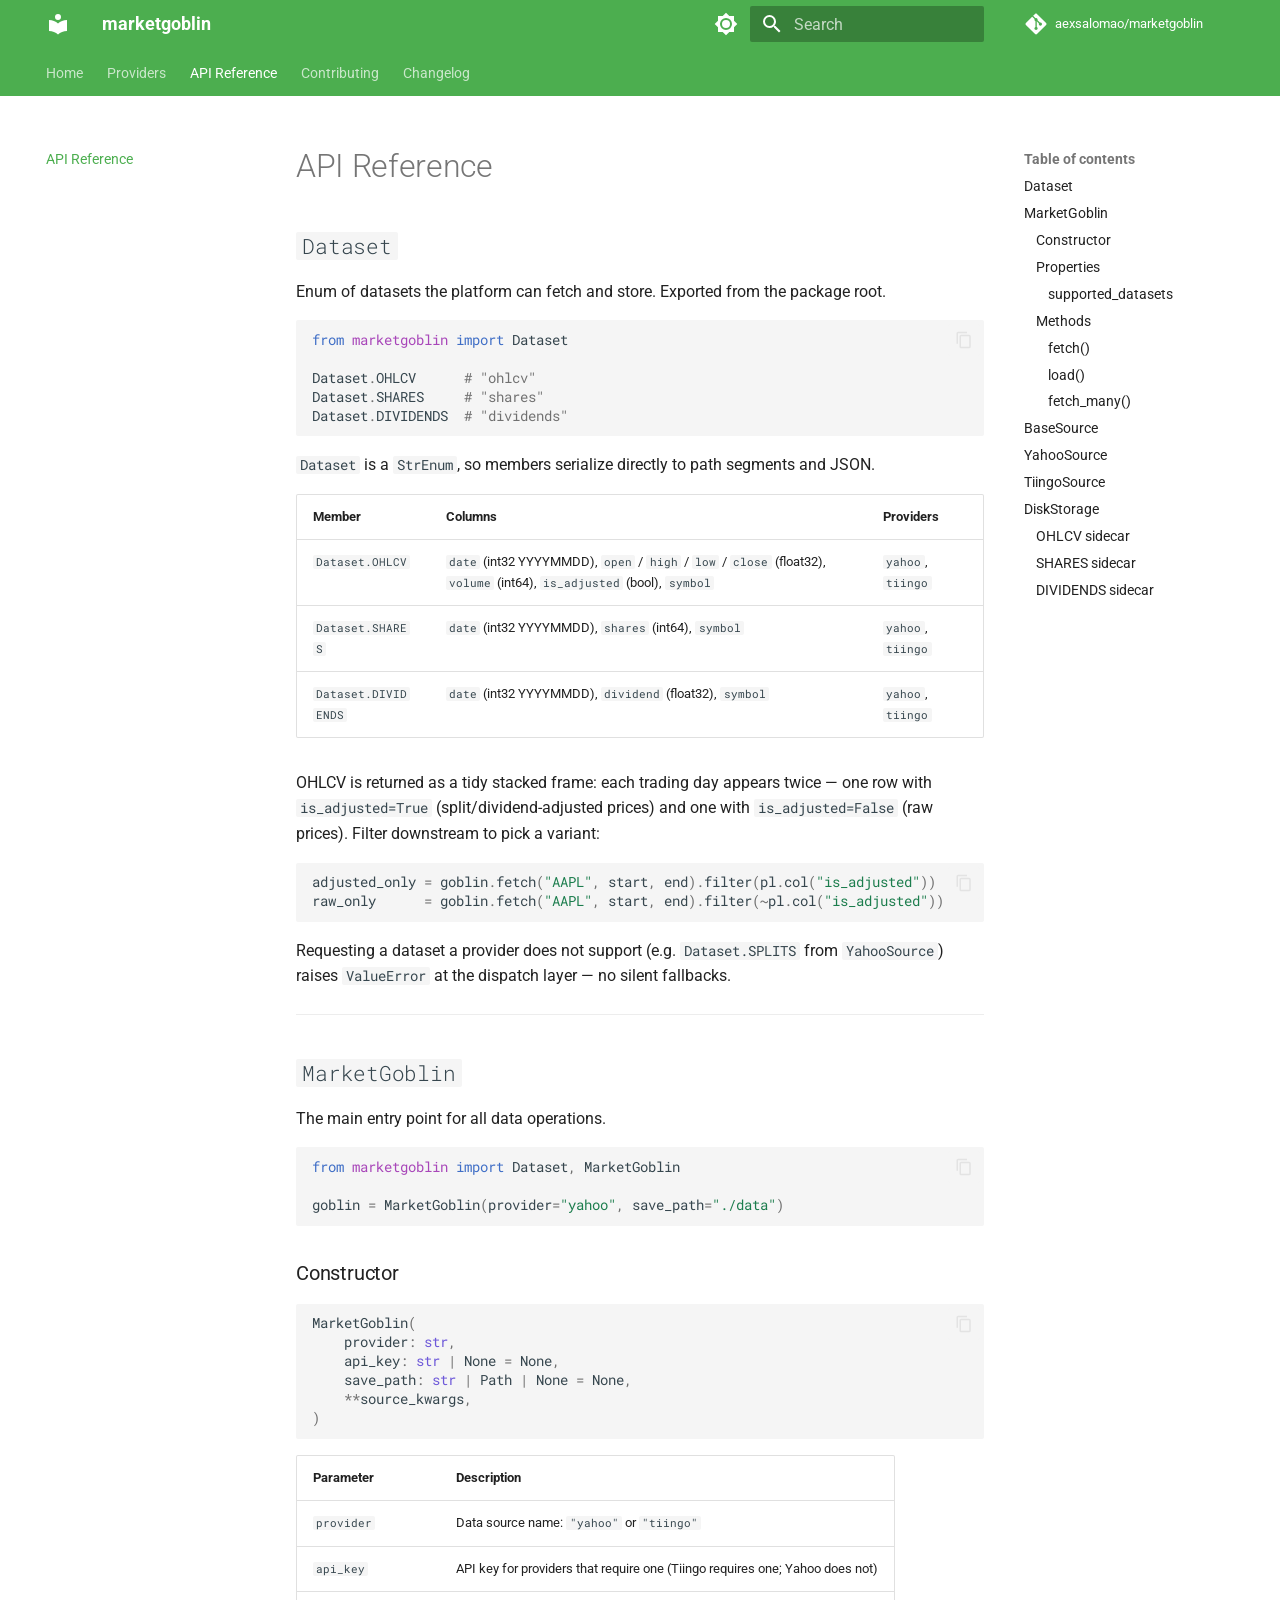
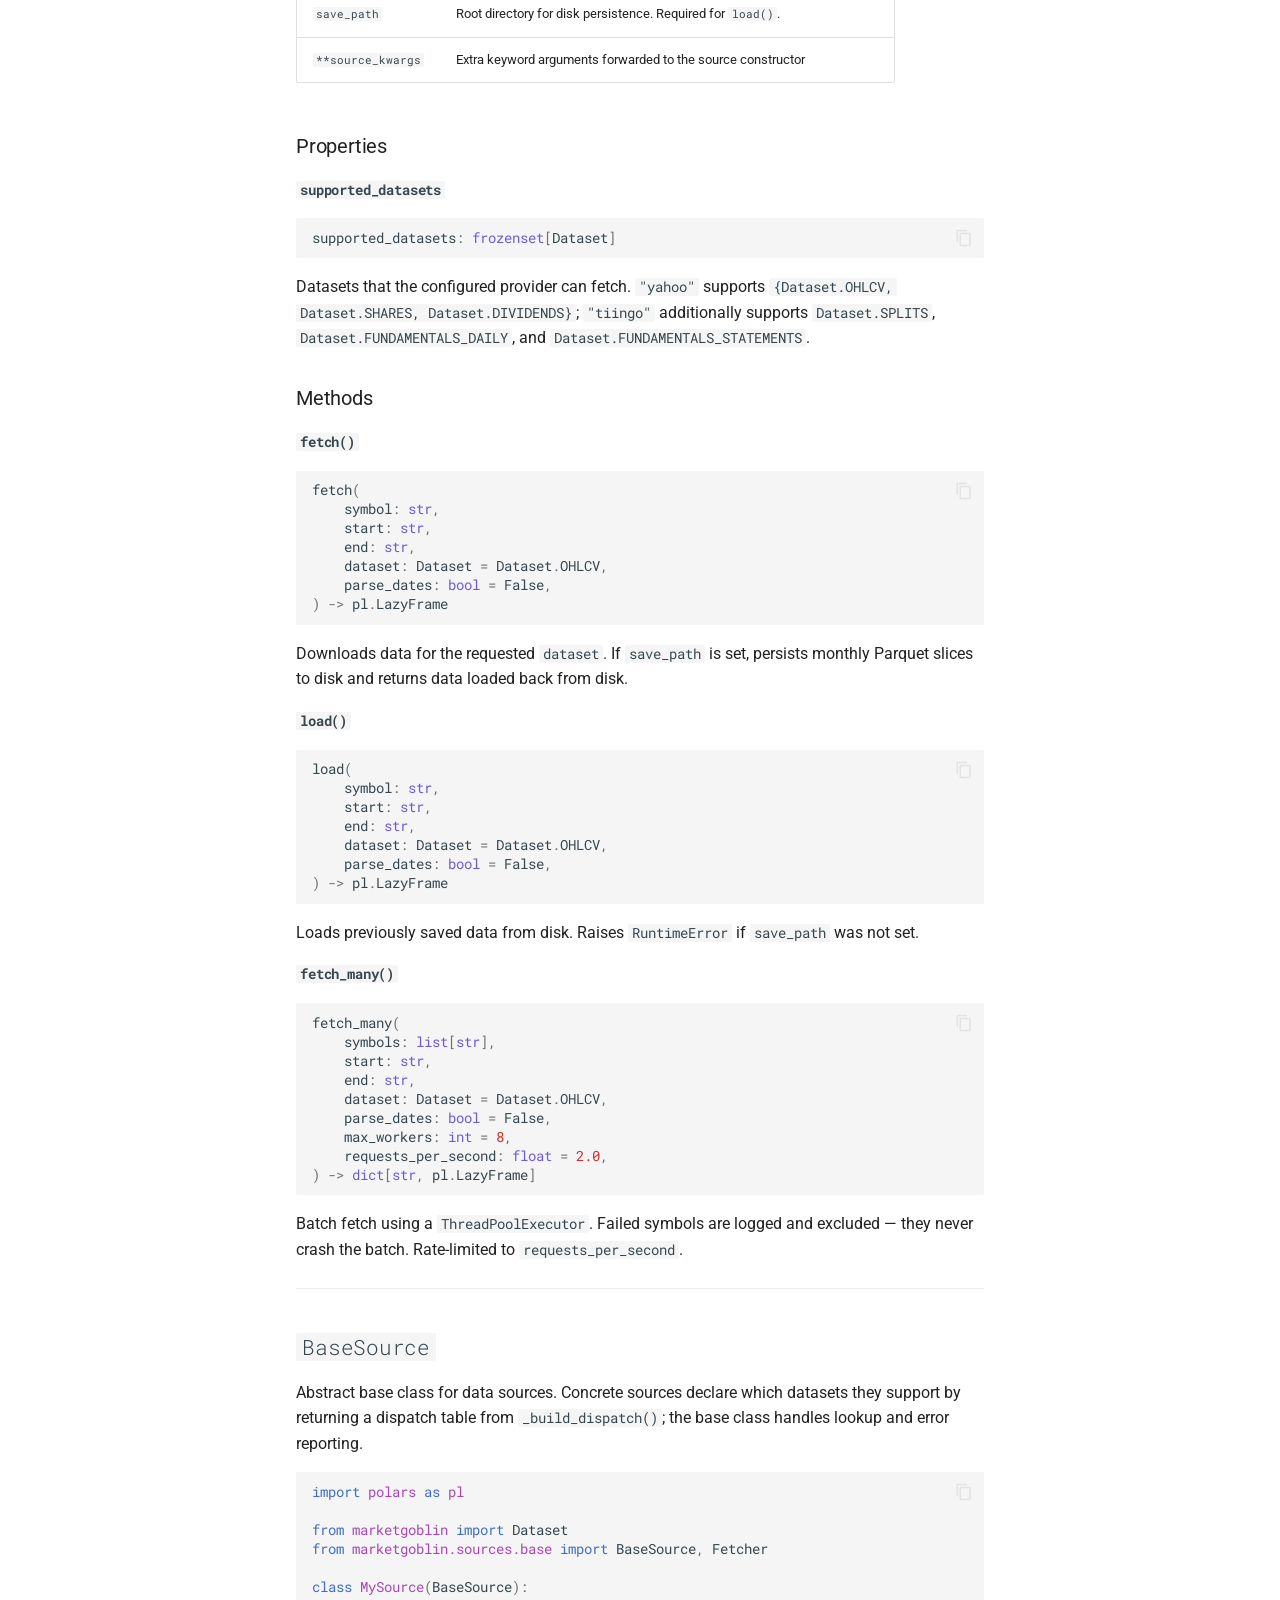
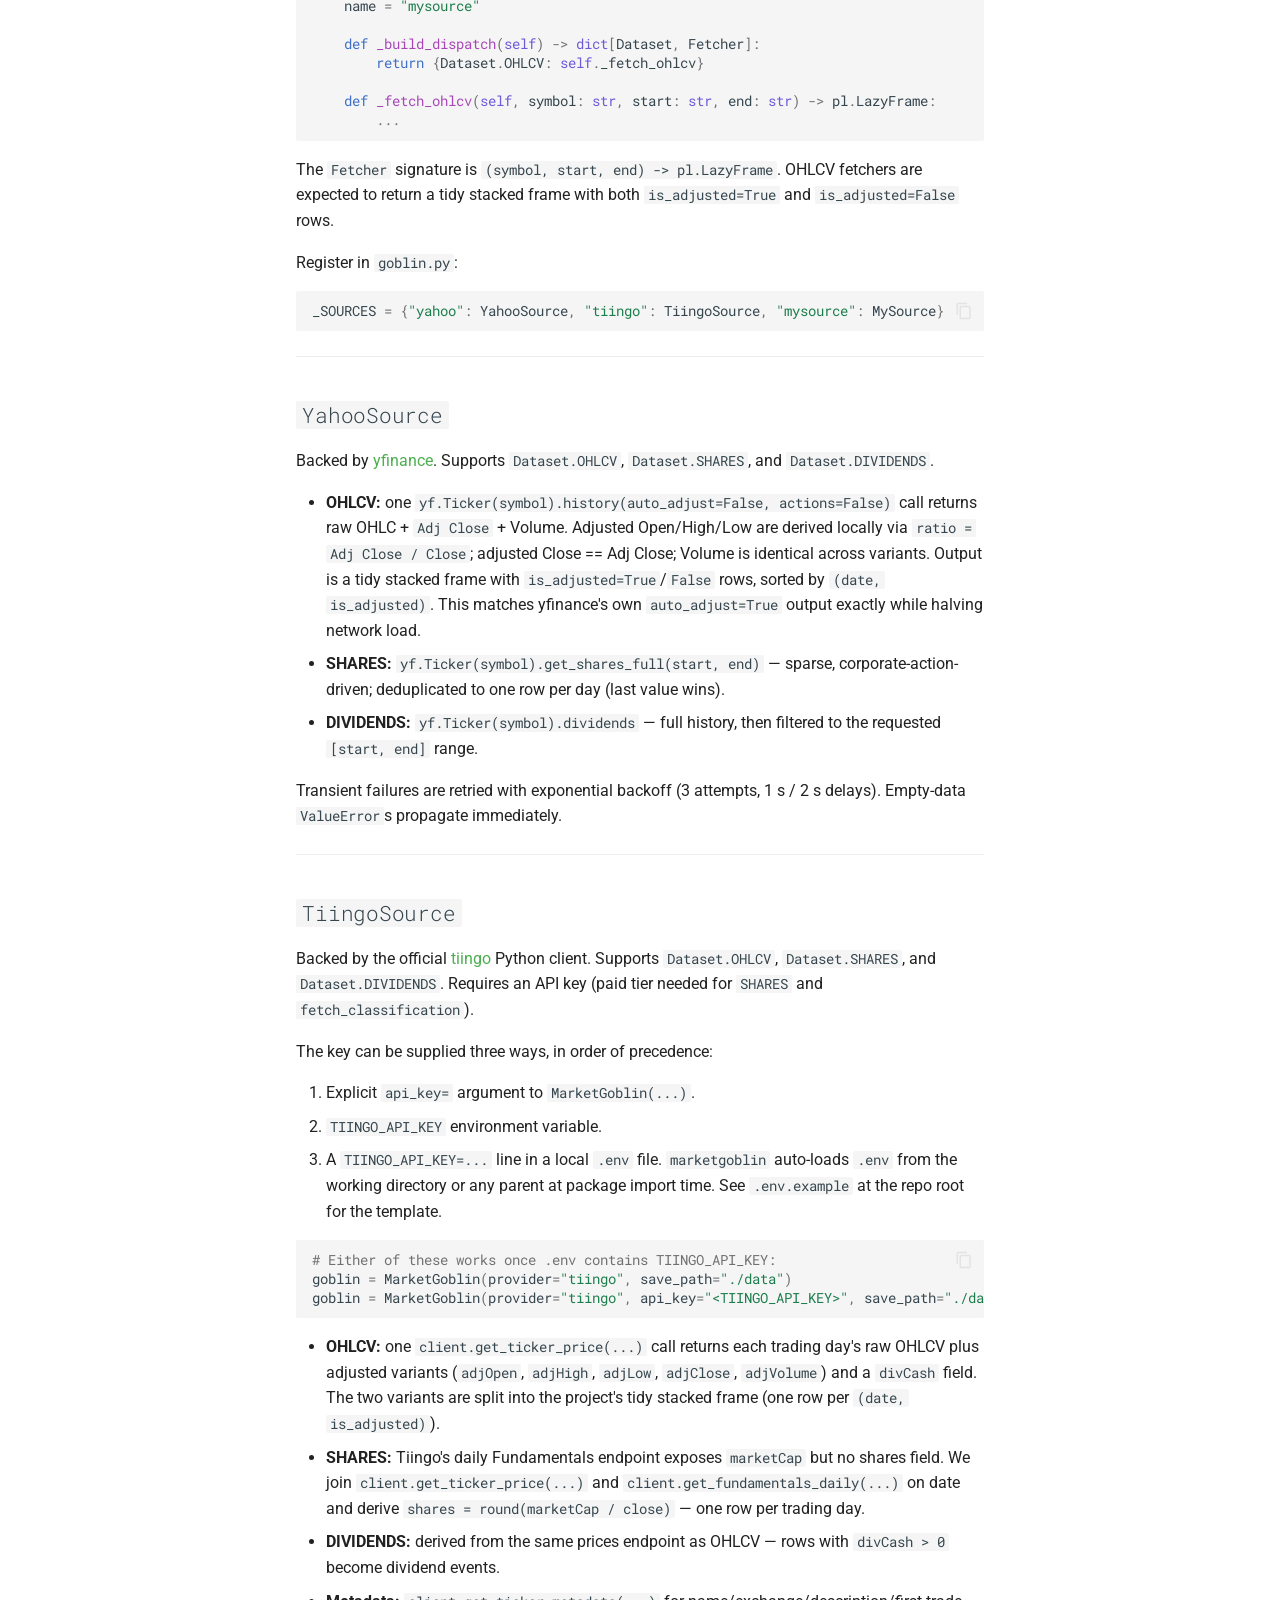
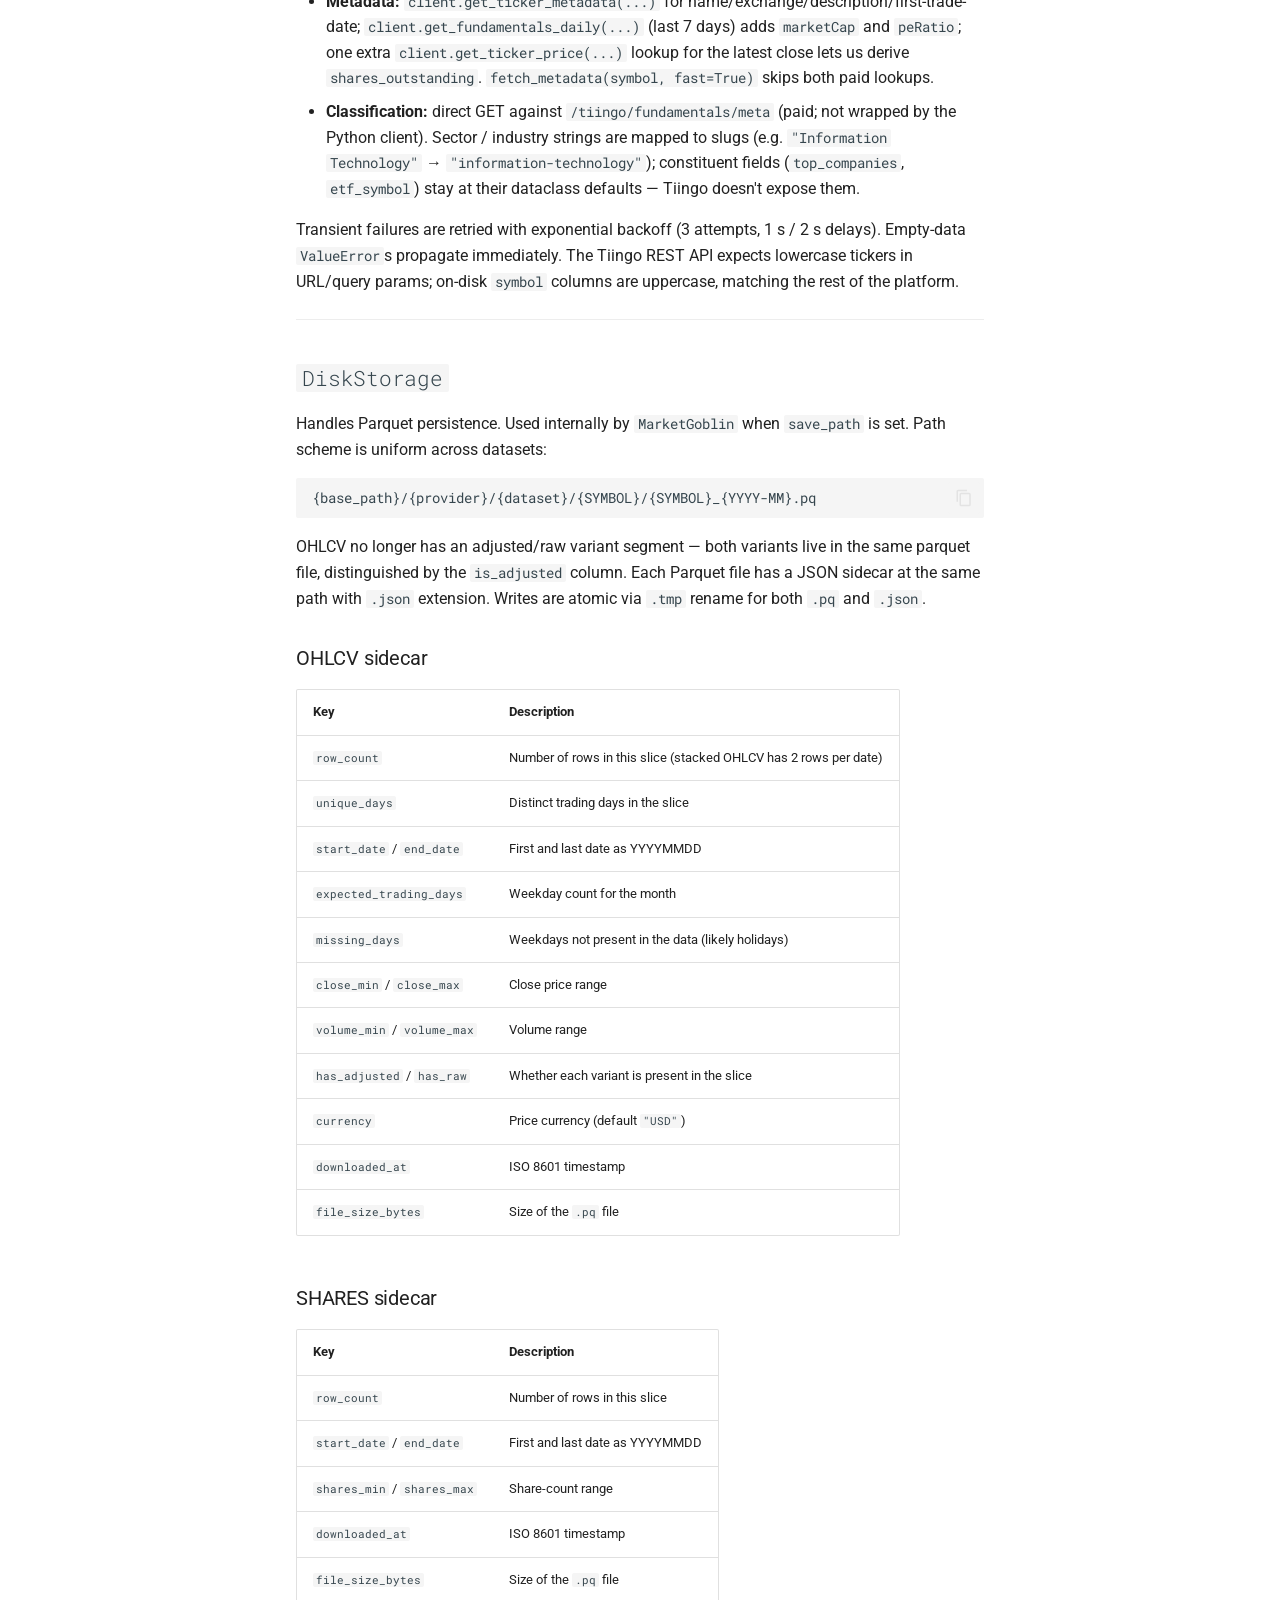
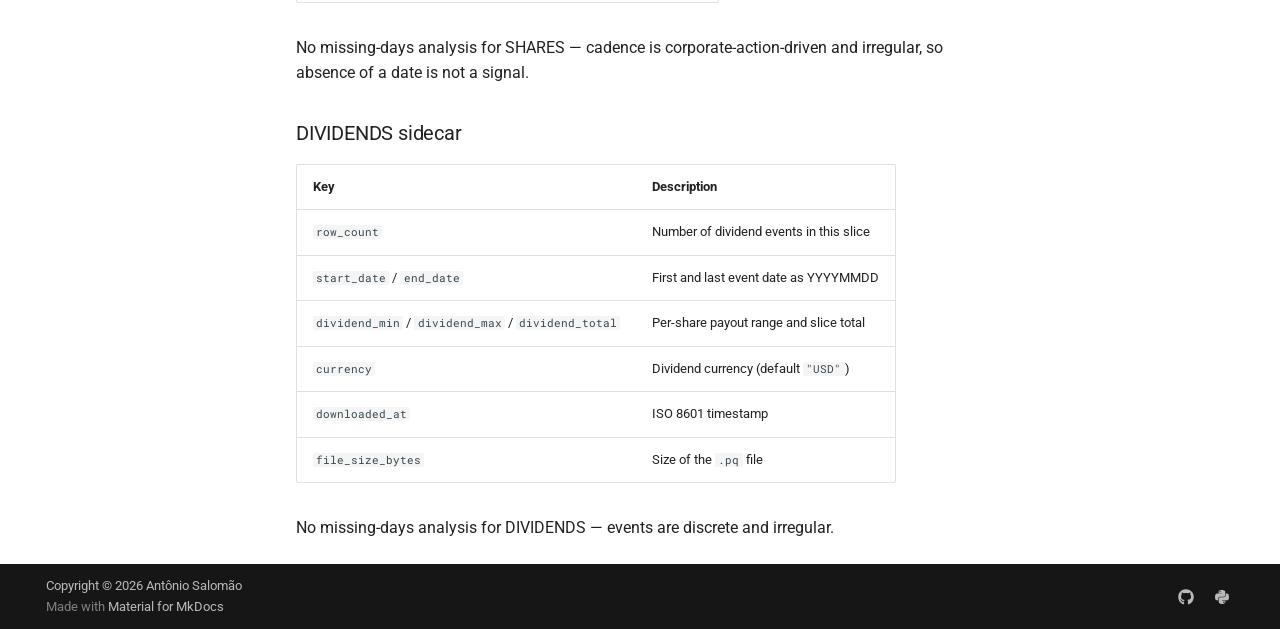
<file: api/index.html>
<!doctype html>
<html lang="en" class="no-js">
  <head>
    
      <meta charset="utf-8">
      <meta name="viewport" content="width=device-width,initial-scale=1">
      
        <meta name="description" content="Market data platform for downloading, storing, and snapshotting financial OHLCV data">
      
      
      
        <link rel="canonical" href="https://aexsalomao.github.io/marketgoblin/api/">
      
      
        <link rel="prev" href="../providers/">
      
      
        <link rel="next" href="../contributing/">
      
      
        
      
      
      <link rel="icon" href="../assets/images/favicon.png">
      <meta name="generator" content="mkdocs-1.6.1, mkdocs-material-9.7.6">
    
    
      
        <title>API Reference - marketgoblin</title>
      
    
    
      <link rel="stylesheet" href="../assets/stylesheets/main.484c7ddc.min.css">
      
        
        <link rel="stylesheet" href="../assets/stylesheets/palette.ab4e12ef.min.css">
      
      


    
    
      
    
    
      
        
        
        <link rel="preconnect" href="https://fonts.gstatic.com" crossorigin>
        <link rel="stylesheet" href="https://fonts.googleapis.com/css?family=Roboto:300,300i,400,400i,700,700i%7CRoboto+Mono:400,400i,700,700i&display=fallback">
        <style>:root{--md-text-font:"Roboto";--md-code-font:"Roboto Mono"}</style>
      
    
    
      <link rel="stylesheet" href="../stylesheets/extra.css">
    
    <script>__md_scope=new URL("..",location),__md_hash=e=>[...e].reduce(((e,_)=>(e<<5)-e+_.charCodeAt(0)),0),__md_get=(e,_=localStorage,t=__md_scope)=>JSON.parse(_.getItem(t.pathname+"."+e)),__md_set=(e,_,t=localStorage,a=__md_scope)=>{try{t.setItem(a.pathname+"."+e,JSON.stringify(_))}catch(e){}}</script>
    
      

    
    
  </head>
  
  
    
    
      
    
    
    
    
    <body dir="ltr" data-md-color-scheme="default" data-md-color-primary="green" data-md-color-accent="teal">
  
    
    <input class="md-toggle" data-md-toggle="drawer" type="checkbox" id="__drawer" autocomplete="off">
    <input class="md-toggle" data-md-toggle="search" type="checkbox" id="__search" autocomplete="off">
    <label class="md-overlay" for="__drawer"></label>
    <div data-md-component="skip">
      
        
        <a href="#api-reference" class="md-skip">
          Skip to content
        </a>
      
    </div>
    <div data-md-component="announce">
      
    </div>
    
    
      

<header class="md-header" data-md-component="header">
  <nav class="md-header__inner md-grid" aria-label="Header">
    <a href=".." title="marketgoblin" class="md-header__button md-logo" aria-label="marketgoblin" data-md-component="logo">
      
  
  <svg xmlns="http://www.w3.org/2000/svg" viewBox="0 0 24 24"><path d="M12 8a3 3 0 0 0 3-3 3 3 0 0 0-3-3 3 3 0 0 0-3 3 3 3 0 0 0 3 3m0 3.54C9.64 9.35 6.5 8 3 8v11c3.5 0 6.64 1.35 9 3.54 2.36-2.19 5.5-3.54 9-3.54V8c-3.5 0-6.64 1.35-9 3.54"/></svg>

    </a>
    <label class="md-header__button md-icon" for="__drawer">
      
      <svg xmlns="http://www.w3.org/2000/svg" viewBox="0 0 24 24"><path d="M3 6h18v2H3zm0 5h18v2H3zm0 5h18v2H3z"/></svg>
    </label>
    <div class="md-header__title" data-md-component="header-title">
      <div class="md-header__ellipsis">
        <div class="md-header__topic">
          <span class="md-ellipsis">
            marketgoblin
          </span>
        </div>
        <div class="md-header__topic" data-md-component="header-topic">
          <span class="md-ellipsis">
            
              API Reference
            
          </span>
        </div>
      </div>
    </div>
    
      
        <form class="md-header__option" data-md-component="palette">
  
    
    
    
    <input class="md-option" data-md-color-media="" data-md-color-scheme="default" data-md-color-primary="green" data-md-color-accent="teal"  aria-label="Switch to dark mode"  type="radio" name="__palette" id="__palette_0">
    
      <label class="md-header__button md-icon" title="Switch to dark mode" for="__palette_1" hidden>
        <svg xmlns="http://www.w3.org/2000/svg" viewBox="0 0 24 24"><path d="M12 8a4 4 0 0 0-4 4 4 4 0 0 0 4 4 4 4 0 0 0 4-4 4 4 0 0 0-4-4m0 10a6 6 0 0 1-6-6 6 6 0 0 1 6-6 6 6 0 0 1 6 6 6 6 0 0 1-6 6m8-9.31V4h-4.69L12 .69 8.69 4H4v4.69L.69 12 4 15.31V20h4.69L12 23.31 15.31 20H20v-4.69L23.31 12z"/></svg>
      </label>
    
  
    
    
    
    <input class="md-option" data-md-color-media="" data-md-color-scheme="slate" data-md-color-primary="green" data-md-color-accent="teal"  aria-label="Switch to light mode"  type="radio" name="__palette" id="__palette_1">
    
      <label class="md-header__button md-icon" title="Switch to light mode" for="__palette_0" hidden>
        <svg xmlns="http://www.w3.org/2000/svg" viewBox="0 0 24 24"><path d="M12 18c-.89 0-1.74-.2-2.5-.55C11.56 16.5 13 14.42 13 12s-1.44-4.5-3.5-5.45C10.26 6.2 11.11 6 12 6a6 6 0 0 1 6 6 6 6 0 0 1-6 6m8-9.31V4h-4.69L12 .69 8.69 4H4v4.69L.69 12 4 15.31V20h4.69L12 23.31 15.31 20H20v-4.69L23.31 12z"/></svg>
      </label>
    
  
</form>
      
    
    
      <script>var palette=__md_get("__palette");if(palette&&palette.color){if("(prefers-color-scheme)"===palette.color.media){var media=matchMedia("(prefers-color-scheme: light)"),input=document.querySelector(media.matches?"[data-md-color-media='(prefers-color-scheme: light)']":"[data-md-color-media='(prefers-color-scheme: dark)']");palette.color.media=input.getAttribute("data-md-color-media"),palette.color.scheme=input.getAttribute("data-md-color-scheme"),palette.color.primary=input.getAttribute("data-md-color-primary"),palette.color.accent=input.getAttribute("data-md-color-accent")}for(var[key,value]of Object.entries(palette.color))document.body.setAttribute("data-md-color-"+key,value)}</script>
    
    
    
      
      
        <label class="md-header__button md-icon" for="__search">
          
          <svg xmlns="http://www.w3.org/2000/svg" viewBox="0 0 24 24"><path d="M9.5 3A6.5 6.5 0 0 1 16 9.5c0 1.61-.59 3.09-1.56 4.23l.27.27h.79l5 5-1.5 1.5-5-5v-.79l-.27-.27A6.52 6.52 0 0 1 9.5 16 6.5 6.5 0 0 1 3 9.5 6.5 6.5 0 0 1 9.5 3m0 2C7 5 5 7 5 9.5S7 14 9.5 14 14 12 14 9.5 12 5 9.5 5"/></svg>
        </label>
        <div class="md-search" data-md-component="search" role="dialog">
  <label class="md-search__overlay" for="__search"></label>
  <div class="md-search__inner" role="search">
    <form class="md-search__form" name="search">
      <input type="text" class="md-search__input" name="query" aria-label="Search" placeholder="Search" autocapitalize="off" autocorrect="off" autocomplete="off" spellcheck="false" data-md-component="search-query" required>
      <label class="md-search__icon md-icon" for="__search">
        
        <svg xmlns="http://www.w3.org/2000/svg" viewBox="0 0 24 24"><path d="M9.5 3A6.5 6.5 0 0 1 16 9.5c0 1.61-.59 3.09-1.56 4.23l.27.27h.79l5 5-1.5 1.5-5-5v-.79l-.27-.27A6.52 6.52 0 0 1 9.5 16 6.5 6.5 0 0 1 3 9.5 6.5 6.5 0 0 1 9.5 3m0 2C7 5 5 7 5 9.5S7 14 9.5 14 14 12 14 9.5 12 5 9.5 5"/></svg>
        
        <svg xmlns="http://www.w3.org/2000/svg" viewBox="0 0 24 24"><path d="M20 11v2H8l5.5 5.5-1.42 1.42L4.16 12l7.92-7.92L13.5 5.5 8 11z"/></svg>
      </label>
      <nav class="md-search__options" aria-label="Search">
        
        <button type="reset" class="md-search__icon md-icon" title="Clear" aria-label="Clear" tabindex="-1">
          
          <svg xmlns="http://www.w3.org/2000/svg" viewBox="0 0 24 24"><path d="M19 6.41 17.59 5 12 10.59 6.41 5 5 6.41 10.59 12 5 17.59 6.41 19 12 13.41 17.59 19 19 17.59 13.41 12z"/></svg>
        </button>
      </nav>
      
        <div class="md-search__suggest" data-md-component="search-suggest"></div>
      
    </form>
    <div class="md-search__output">
      <div class="md-search__scrollwrap" tabindex="0" data-md-scrollfix>
        <div class="md-search-result" data-md-component="search-result">
          <div class="md-search-result__meta">
            Initializing search
          </div>
          <ol class="md-search-result__list" role="presentation"></ol>
        </div>
      </div>
    </div>
  </div>
</div>
      
    
    
      <div class="md-header__source">
        <a href="https://github.com/aexsalomao/marketgoblin" title="Go to repository" class="md-source" data-md-component="source">
  <div class="md-source__icon md-icon">
    
    <svg xmlns="http://www.w3.org/2000/svg" viewBox="0 0 448 512"><!--! Font Awesome Free 7.1.0 by @fontawesome - https://fontawesome.com License - https://fontawesome.com/license/free (Icons: CC BY 4.0, Fonts: SIL OFL 1.1, Code: MIT License) Copyright 2025 Fonticons, Inc.--><path d="M439.6 236.1 244 40.5c-5.4-5.5-12.8-8.5-20.4-8.5s-15 3-20.4 8.4L162.5 81l51.5 51.5c27.1-9.1 52.7 16.8 43.4 43.7l49.7 49.7c34.2-11.8 61.2 31 35.5 56.7-26.5 26.5-70.2-2.9-56-37.3L240.3 199v121.9c25.3 12.5 22.3 41.8 9.1 55-6.4 6.4-15.2 10.1-24.3 10.1s-17.8-3.6-24.3-10.1c-17.6-17.6-11.1-46.9 11.2-56v-123c-20.8-8.5-24.6-30.7-18.6-45L142.6 101 8.5 235.1C3 240.6 0 247.9 0 255.5s3 15 8.5 20.4l195.6 195.7c5.4 5.4 12.7 8.4 20.4 8.4s15-3 20.4-8.4l194.7-194.7c5.4-5.4 8.4-12.8 8.4-20.4s-3-15-8.4-20.4"/></svg>
  </div>
  <div class="md-source__repository">
    aexsalomao/marketgoblin
  </div>
</a>
      </div>
    
  </nav>
  
</header>
    
    <div class="md-container" data-md-component="container">
      
      
        
          
            
<nav class="md-tabs" aria-label="Tabs" data-md-component="tabs">
  <div class="md-grid">
    <ul class="md-tabs__list">
      
        
  
  
  
  
    <li class="md-tabs__item">
      <a href=".." class="md-tabs__link">
        
  
  
    
  
  Home

      </a>
    </li>
  

      
        
  
  
  
  
    <li class="md-tabs__item">
      <a href="../providers/" class="md-tabs__link">
        
  
  
    
  
  Providers

      </a>
    </li>
  

      
        
  
  
  
    
  
  
    <li class="md-tabs__item md-tabs__item--active">
      <a href="./" class="md-tabs__link">
        
  
  
    
  
  API Reference

      </a>
    </li>
  

      
        
  
  
  
  
    <li class="md-tabs__item">
      <a href="../contributing/" class="md-tabs__link">
        
  
  
    
  
  Contributing

      </a>
    </li>
  

      
        
  
  
  
  
    <li class="md-tabs__item">
      <a href="../changelog/" class="md-tabs__link">
        
  
  
    
  
  Changelog

      </a>
    </li>
  

      
    </ul>
  </div>
</nav>
          
        
      
      <main class="md-main" data-md-component="main">
        <div class="md-main__inner md-grid">
          
            
              
              <div class="md-sidebar md-sidebar--primary" data-md-component="sidebar" data-md-type="navigation" >
                <div class="md-sidebar__scrollwrap">
                  <div class="md-sidebar__inner">
                    


  


<nav class="md-nav md-nav--primary md-nav--lifted" aria-label="Navigation" data-md-level="0">
  <label class="md-nav__title" for="__drawer">
    <a href=".." title="marketgoblin" class="md-nav__button md-logo" aria-label="marketgoblin" data-md-component="logo">
      
  
  <svg xmlns="http://www.w3.org/2000/svg" viewBox="0 0 24 24"><path d="M12 8a3 3 0 0 0 3-3 3 3 0 0 0-3-3 3 3 0 0 0-3 3 3 3 0 0 0 3 3m0 3.54C9.64 9.35 6.5 8 3 8v11c3.5 0 6.64 1.35 9 3.54 2.36-2.19 5.5-3.54 9-3.54V8c-3.5 0-6.64 1.35-9 3.54"/></svg>

    </a>
    marketgoblin
  </label>
  
    <div class="md-nav__source">
      <a href="https://github.com/aexsalomao/marketgoblin" title="Go to repository" class="md-source" data-md-component="source">
  <div class="md-source__icon md-icon">
    
    <svg xmlns="http://www.w3.org/2000/svg" viewBox="0 0 448 512"><!--! Font Awesome Free 7.1.0 by @fontawesome - https://fontawesome.com License - https://fontawesome.com/license/free (Icons: CC BY 4.0, Fonts: SIL OFL 1.1, Code: MIT License) Copyright 2025 Fonticons, Inc.--><path d="M439.6 236.1 244 40.5c-5.4-5.5-12.8-8.5-20.4-8.5s-15 3-20.4 8.4L162.5 81l51.5 51.5c27.1-9.1 52.7 16.8 43.4 43.7l49.7 49.7c34.2-11.8 61.2 31 35.5 56.7-26.5 26.5-70.2-2.9-56-37.3L240.3 199v121.9c25.3 12.5 22.3 41.8 9.1 55-6.4 6.4-15.2 10.1-24.3 10.1s-17.8-3.6-24.3-10.1c-17.6-17.6-11.1-46.9 11.2-56v-123c-20.8-8.5-24.6-30.7-18.6-45L142.6 101 8.5 235.1C3 240.6 0 247.9 0 255.5s3 15 8.5 20.4l195.6 195.7c5.4 5.4 12.7 8.4 20.4 8.4s15-3 20.4-8.4l194.7-194.7c5.4-5.4 8.4-12.8 8.4-20.4s-3-15-8.4-20.4"/></svg>
  </div>
  <div class="md-source__repository">
    aexsalomao/marketgoblin
  </div>
</a>
    </div>
  
  <ul class="md-nav__list" data-md-scrollfix>
    
      
      
  
  
  
  
    <li class="md-nav__item">
      <a href=".." class="md-nav__link">
        
  
  
  <span class="md-ellipsis">
    
  
    Home
  

    
  </span>
  
  

      </a>
    </li>
  

    
      
      
  
  
  
  
    <li class="md-nav__item">
      <a href="../providers/" class="md-nav__link">
        
  
  
  <span class="md-ellipsis">
    
  
    Providers
  

    
  </span>
  
  

      </a>
    </li>
  

    
      
      
  
  
    
  
  
  
    <li class="md-nav__item md-nav__item--active">
      
      <input class="md-nav__toggle md-toggle" type="checkbox" id="__toc">
      
      
        
      
      
        <label class="md-nav__link md-nav__link--active" for="__toc">
          
  
  
  <span class="md-ellipsis">
    
  
    API Reference
  

    
  </span>
  
  

          <span class="md-nav__icon md-icon"></span>
        </label>
      
      <a href="./" class="md-nav__link md-nav__link--active">
        
  
  
  <span class="md-ellipsis">
    
  
    API Reference
  

    
  </span>
  
  

      </a>
      
        

<nav class="md-nav md-nav--secondary" aria-label="Table of contents">
  
  
  
    
  
  
    <label class="md-nav__title" for="__toc">
      <span class="md-nav__icon md-icon"></span>
      Table of contents
    </label>
    <ul class="md-nav__list" data-md-component="toc" data-md-scrollfix>
      
        <li class="md-nav__item">
  <a href="#dataset" class="md-nav__link">
    <span class="md-ellipsis">
      
        Dataset
      
    </span>
  </a>
  
</li>
      
        <li class="md-nav__item">
  <a href="#marketgoblin" class="md-nav__link">
    <span class="md-ellipsis">
      
        MarketGoblin
      
    </span>
  </a>
  
    <nav class="md-nav" aria-label="MarketGoblin">
      <ul class="md-nav__list">
        
          <li class="md-nav__item">
  <a href="#constructor" class="md-nav__link">
    <span class="md-ellipsis">
      
        Constructor
      
    </span>
  </a>
  
</li>
        
          <li class="md-nav__item">
  <a href="#properties" class="md-nav__link">
    <span class="md-ellipsis">
      
        Properties
      
    </span>
  </a>
  
    <nav class="md-nav" aria-label="Properties">
      <ul class="md-nav__list">
        
          <li class="md-nav__item">
  <a href="#supported_datasets" class="md-nav__link">
    <span class="md-ellipsis">
      
        supported_datasets
      
    </span>
  </a>
  
</li>
        
      </ul>
    </nav>
  
</li>
        
          <li class="md-nav__item">
  <a href="#methods" class="md-nav__link">
    <span class="md-ellipsis">
      
        Methods
      
    </span>
  </a>
  
    <nav class="md-nav" aria-label="Methods">
      <ul class="md-nav__list">
        
          <li class="md-nav__item">
  <a href="#fetch" class="md-nav__link">
    <span class="md-ellipsis">
      
        fetch()
      
    </span>
  </a>
  
</li>
        
          <li class="md-nav__item">
  <a href="#load" class="md-nav__link">
    <span class="md-ellipsis">
      
        load()
      
    </span>
  </a>
  
</li>
        
          <li class="md-nav__item">
  <a href="#fetch_many" class="md-nav__link">
    <span class="md-ellipsis">
      
        fetch_many()
      
    </span>
  </a>
  
</li>
        
      </ul>
    </nav>
  
</li>
        
      </ul>
    </nav>
  
</li>
      
        <li class="md-nav__item">
  <a href="#basesource" class="md-nav__link">
    <span class="md-ellipsis">
      
        BaseSource
      
    </span>
  </a>
  
</li>
      
        <li class="md-nav__item">
  <a href="#yahoosource" class="md-nav__link">
    <span class="md-ellipsis">
      
        YahooSource
      
    </span>
  </a>
  
</li>
      
        <li class="md-nav__item">
  <a href="#tiingosource" class="md-nav__link">
    <span class="md-ellipsis">
      
        TiingoSource
      
    </span>
  </a>
  
</li>
      
        <li class="md-nav__item">
  <a href="#diskstorage" class="md-nav__link">
    <span class="md-ellipsis">
      
        DiskStorage
      
    </span>
  </a>
  
    <nav class="md-nav" aria-label="DiskStorage">
      <ul class="md-nav__list">
        
          <li class="md-nav__item">
  <a href="#ohlcv-sidecar" class="md-nav__link">
    <span class="md-ellipsis">
      
        OHLCV sidecar
      
    </span>
  </a>
  
</li>
        
          <li class="md-nav__item">
  <a href="#shares-sidecar" class="md-nav__link">
    <span class="md-ellipsis">
      
        SHARES sidecar
      
    </span>
  </a>
  
</li>
        
          <li class="md-nav__item">
  <a href="#dividends-sidecar" class="md-nav__link">
    <span class="md-ellipsis">
      
        DIVIDENDS sidecar
      
    </span>
  </a>
  
</li>
        
      </ul>
    </nav>
  
</li>
      
    </ul>
  
</nav>
      
    </li>
  

    
      
      
  
  
  
  
    <li class="md-nav__item">
      <a href="../contributing/" class="md-nav__link">
        
  
  
  <span class="md-ellipsis">
    
  
    Contributing
  

    
  </span>
  
  

      </a>
    </li>
  

    
      
      
  
  
  
  
    <li class="md-nav__item">
      <a href="../changelog/" class="md-nav__link">
        
  
  
  <span class="md-ellipsis">
    
  
    Changelog
  

    
  </span>
  
  

      </a>
    </li>
  

    
  </ul>
</nav>
                  </div>
                </div>
              </div>
            
            
              
              <div class="md-sidebar md-sidebar--secondary" data-md-component="sidebar" data-md-type="toc" >
                <div class="md-sidebar__scrollwrap">
                  <div class="md-sidebar__inner">
                    

<nav class="md-nav md-nav--secondary" aria-label="Table of contents">
  
  
  
    
  
  
    <label class="md-nav__title" for="__toc">
      <span class="md-nav__icon md-icon"></span>
      Table of contents
    </label>
    <ul class="md-nav__list" data-md-component="toc" data-md-scrollfix>
      
        <li class="md-nav__item">
  <a href="#dataset" class="md-nav__link">
    <span class="md-ellipsis">
      
        Dataset
      
    </span>
  </a>
  
</li>
      
        <li class="md-nav__item">
  <a href="#marketgoblin" class="md-nav__link">
    <span class="md-ellipsis">
      
        MarketGoblin
      
    </span>
  </a>
  
    <nav class="md-nav" aria-label="MarketGoblin">
      <ul class="md-nav__list">
        
          <li class="md-nav__item">
  <a href="#constructor" class="md-nav__link">
    <span class="md-ellipsis">
      
        Constructor
      
    </span>
  </a>
  
</li>
        
          <li class="md-nav__item">
  <a href="#properties" class="md-nav__link">
    <span class="md-ellipsis">
      
        Properties
      
    </span>
  </a>
  
    <nav class="md-nav" aria-label="Properties">
      <ul class="md-nav__list">
        
          <li class="md-nav__item">
  <a href="#supported_datasets" class="md-nav__link">
    <span class="md-ellipsis">
      
        supported_datasets
      
    </span>
  </a>
  
</li>
        
      </ul>
    </nav>
  
</li>
        
          <li class="md-nav__item">
  <a href="#methods" class="md-nav__link">
    <span class="md-ellipsis">
      
        Methods
      
    </span>
  </a>
  
    <nav class="md-nav" aria-label="Methods">
      <ul class="md-nav__list">
        
          <li class="md-nav__item">
  <a href="#fetch" class="md-nav__link">
    <span class="md-ellipsis">
      
        fetch()
      
    </span>
  </a>
  
</li>
        
          <li class="md-nav__item">
  <a href="#load" class="md-nav__link">
    <span class="md-ellipsis">
      
        load()
      
    </span>
  </a>
  
</li>
        
          <li class="md-nav__item">
  <a href="#fetch_many" class="md-nav__link">
    <span class="md-ellipsis">
      
        fetch_many()
      
    </span>
  </a>
  
</li>
        
      </ul>
    </nav>
  
</li>
        
      </ul>
    </nav>
  
</li>
      
        <li class="md-nav__item">
  <a href="#basesource" class="md-nav__link">
    <span class="md-ellipsis">
      
        BaseSource
      
    </span>
  </a>
  
</li>
      
        <li class="md-nav__item">
  <a href="#yahoosource" class="md-nav__link">
    <span class="md-ellipsis">
      
        YahooSource
      
    </span>
  </a>
  
</li>
      
        <li class="md-nav__item">
  <a href="#tiingosource" class="md-nav__link">
    <span class="md-ellipsis">
      
        TiingoSource
      
    </span>
  </a>
  
</li>
      
        <li class="md-nav__item">
  <a href="#diskstorage" class="md-nav__link">
    <span class="md-ellipsis">
      
        DiskStorage
      
    </span>
  </a>
  
    <nav class="md-nav" aria-label="DiskStorage">
      <ul class="md-nav__list">
        
          <li class="md-nav__item">
  <a href="#ohlcv-sidecar" class="md-nav__link">
    <span class="md-ellipsis">
      
        OHLCV sidecar
      
    </span>
  </a>
  
</li>
        
          <li class="md-nav__item">
  <a href="#shares-sidecar" class="md-nav__link">
    <span class="md-ellipsis">
      
        SHARES sidecar
      
    </span>
  </a>
  
</li>
        
          <li class="md-nav__item">
  <a href="#dividends-sidecar" class="md-nav__link">
    <span class="md-ellipsis">
      
        DIVIDENDS sidecar
      
    </span>
  </a>
  
</li>
        
      </ul>
    </nav>
  
</li>
      
    </ul>
  
</nav>
                  </div>
                </div>
              </div>
            
          
          
            <div class="md-content" data-md-component="content">
              
              <article class="md-content__inner md-typeset">
                
                  


  
  


<h1 id="api-reference">API Reference</h1>
<h2 id="dataset"><code>Dataset</code></h2>
<p>Enum of datasets the platform can fetch and store. Exported from the package root.</p>
<div class="highlight"><pre><span></span><code><a id="__codelineno-0-1" name="__codelineno-0-1" href="#__codelineno-0-1"></a><span class="kn">from</span><span class="w"> </span><span class="nn">marketgoblin</span><span class="w"> </span><span class="kn">import</span> <span class="n">Dataset</span>
<a id="__codelineno-0-2" name="__codelineno-0-2" href="#__codelineno-0-2"></a>
<a id="__codelineno-0-3" name="__codelineno-0-3" href="#__codelineno-0-3"></a><span class="n">Dataset</span><span class="o">.</span><span class="n">OHLCV</span>      <span class="c1"># &quot;ohlcv&quot;</span>
<a id="__codelineno-0-4" name="__codelineno-0-4" href="#__codelineno-0-4"></a><span class="n">Dataset</span><span class="o">.</span><span class="n">SHARES</span>     <span class="c1"># &quot;shares&quot;</span>
<a id="__codelineno-0-5" name="__codelineno-0-5" href="#__codelineno-0-5"></a><span class="n">Dataset</span><span class="o">.</span><span class="n">DIVIDENDS</span>  <span class="c1"># &quot;dividends&quot;</span>
</code></pre></div>
<p><code>Dataset</code> is a <code>StrEnum</code>, so members serialize directly to path segments and JSON.</p>
<table>
<thead>
<tr>
<th>Member</th>
<th>Columns</th>
<th>Providers</th>
</tr>
</thead>
<tbody>
<tr>
<td><code>Dataset.OHLCV</code></td>
<td><code>date</code> (int32 YYYYMMDD), <code>open</code> / <code>high</code> / <code>low</code> / <code>close</code> (float32), <code>volume</code> (int64), <code>is_adjusted</code> (bool), <code>symbol</code></td>
<td><code>yahoo</code>, <code>tiingo</code></td>
</tr>
<tr>
<td><code>Dataset.SHARES</code></td>
<td><code>date</code> (int32 YYYYMMDD), <code>shares</code> (int64), <code>symbol</code></td>
<td><code>yahoo</code>, <code>tiingo</code></td>
</tr>
<tr>
<td><code>Dataset.DIVIDENDS</code></td>
<td><code>date</code> (int32 YYYYMMDD), <code>dividend</code> (float32), <code>symbol</code></td>
<td><code>yahoo</code>, <code>tiingo</code></td>
</tr>
</tbody>
</table>
<p>OHLCV is returned as a tidy stacked frame: each trading day appears twice — one row with <code>is_adjusted=True</code> (split/dividend-adjusted prices) and one with <code>is_adjusted=False</code> (raw prices). Filter downstream to pick a variant:</p>
<div class="highlight"><pre><span></span><code><a id="__codelineno-1-1" name="__codelineno-1-1" href="#__codelineno-1-1"></a><span class="n">adjusted_only</span> <span class="o">=</span> <span class="n">goblin</span><span class="o">.</span><span class="n">fetch</span><span class="p">(</span><span class="s2">&quot;AAPL&quot;</span><span class="p">,</span> <span class="n">start</span><span class="p">,</span> <span class="n">end</span><span class="p">)</span><span class="o">.</span><span class="n">filter</span><span class="p">(</span><span class="n">pl</span><span class="o">.</span><span class="n">col</span><span class="p">(</span><span class="s2">&quot;is_adjusted&quot;</span><span class="p">))</span>
<a id="__codelineno-1-2" name="__codelineno-1-2" href="#__codelineno-1-2"></a><span class="n">raw_only</span>      <span class="o">=</span> <span class="n">goblin</span><span class="o">.</span><span class="n">fetch</span><span class="p">(</span><span class="s2">&quot;AAPL&quot;</span><span class="p">,</span> <span class="n">start</span><span class="p">,</span> <span class="n">end</span><span class="p">)</span><span class="o">.</span><span class="n">filter</span><span class="p">(</span><span class="o">~</span><span class="n">pl</span><span class="o">.</span><span class="n">col</span><span class="p">(</span><span class="s2">&quot;is_adjusted&quot;</span><span class="p">))</span>
</code></pre></div>
<p>Requesting a dataset a provider does not support (e.g. <code>Dataset.SPLITS</code> from <code>YahooSource</code>) raises <code>ValueError</code> at the dispatch layer — no silent fallbacks.</p>
<hr />
<h2 id="marketgoblin"><code>MarketGoblin</code></h2>
<p>The main entry point for all data operations.</p>
<div class="highlight"><pre><span></span><code><a id="__codelineno-2-1" name="__codelineno-2-1" href="#__codelineno-2-1"></a><span class="kn">from</span><span class="w"> </span><span class="nn">marketgoblin</span><span class="w"> </span><span class="kn">import</span> <span class="n">Dataset</span><span class="p">,</span> <span class="n">MarketGoblin</span>
<a id="__codelineno-2-2" name="__codelineno-2-2" href="#__codelineno-2-2"></a>
<a id="__codelineno-2-3" name="__codelineno-2-3" href="#__codelineno-2-3"></a><span class="n">goblin</span> <span class="o">=</span> <span class="n">MarketGoblin</span><span class="p">(</span><span class="n">provider</span><span class="o">=</span><span class="s2">&quot;yahoo&quot;</span><span class="p">,</span> <span class="n">save_path</span><span class="o">=</span><span class="s2">&quot;./data&quot;</span><span class="p">)</span>
</code></pre></div>
<h3 id="constructor">Constructor</h3>
<div class="highlight"><pre><span></span><code><a id="__codelineno-3-1" name="__codelineno-3-1" href="#__codelineno-3-1"></a><span class="n">MarketGoblin</span><span class="p">(</span>
<a id="__codelineno-3-2" name="__codelineno-3-2" href="#__codelineno-3-2"></a>    <span class="n">provider</span><span class="p">:</span> <span class="nb">str</span><span class="p">,</span>
<a id="__codelineno-3-3" name="__codelineno-3-3" href="#__codelineno-3-3"></a>    <span class="n">api_key</span><span class="p">:</span> <span class="nb">str</span> <span class="o">|</span> <span class="kc">None</span> <span class="o">=</span> <span class="kc">None</span><span class="p">,</span>
<a id="__codelineno-3-4" name="__codelineno-3-4" href="#__codelineno-3-4"></a>    <span class="n">save_path</span><span class="p">:</span> <span class="nb">str</span> <span class="o">|</span> <span class="n">Path</span> <span class="o">|</span> <span class="kc">None</span> <span class="o">=</span> <span class="kc">None</span><span class="p">,</span>
<a id="__codelineno-3-5" name="__codelineno-3-5" href="#__codelineno-3-5"></a>    <span class="o">**</span><span class="n">source_kwargs</span><span class="p">,</span>
<a id="__codelineno-3-6" name="__codelineno-3-6" href="#__codelineno-3-6"></a><span class="p">)</span>
</code></pre></div>
<table>
<thead>
<tr>
<th>Parameter</th>
<th>Description</th>
</tr>
</thead>
<tbody>
<tr>
<td><code>provider</code></td>
<td>Data source name: <code>"yahoo"</code> or <code>"tiingo"</code></td>
</tr>
<tr>
<td><code>api_key</code></td>
<td>API key for providers that require one (Tiingo requires one; Yahoo does not)</td>
</tr>
<tr>
<td><code>save_path</code></td>
<td>Root directory for disk persistence. Required for <code>load()</code>.</td>
</tr>
<tr>
<td><code>**source_kwargs</code></td>
<td>Extra keyword arguments forwarded to the source constructor</td>
</tr>
</tbody>
</table>
<h3 id="properties">Properties</h3>
<h4 id="supported_datasets"><code>supported_datasets</code></h4>
<div class="highlight"><pre><span></span><code><a id="__codelineno-4-1" name="__codelineno-4-1" href="#__codelineno-4-1"></a><span class="n">supported_datasets</span><span class="p">:</span> <span class="nb">frozenset</span><span class="p">[</span><span class="n">Dataset</span><span class="p">]</span>
</code></pre></div>
<p>Datasets that the configured provider can fetch. <code>"yahoo"</code> supports
<code>{Dataset.OHLCV, Dataset.SHARES, Dataset.DIVIDENDS}</code>; <code>"tiingo"</code> additionally
supports <code>Dataset.SPLITS</code>, <code>Dataset.FUNDAMENTALS_DAILY</code>, and
<code>Dataset.FUNDAMENTALS_STATEMENTS</code>.</p>
<h3 id="methods">Methods</h3>
<h4 id="fetch"><code>fetch()</code></h4>
<div class="highlight"><pre><span></span><code><a id="__codelineno-5-1" name="__codelineno-5-1" href="#__codelineno-5-1"></a><span class="n">fetch</span><span class="p">(</span>
<a id="__codelineno-5-2" name="__codelineno-5-2" href="#__codelineno-5-2"></a>    <span class="n">symbol</span><span class="p">:</span> <span class="nb">str</span><span class="p">,</span>
<a id="__codelineno-5-3" name="__codelineno-5-3" href="#__codelineno-5-3"></a>    <span class="n">start</span><span class="p">:</span> <span class="nb">str</span><span class="p">,</span>
<a id="__codelineno-5-4" name="__codelineno-5-4" href="#__codelineno-5-4"></a>    <span class="n">end</span><span class="p">:</span> <span class="nb">str</span><span class="p">,</span>
<a id="__codelineno-5-5" name="__codelineno-5-5" href="#__codelineno-5-5"></a>    <span class="n">dataset</span><span class="p">:</span> <span class="n">Dataset</span> <span class="o">=</span> <span class="n">Dataset</span><span class="o">.</span><span class="n">OHLCV</span><span class="p">,</span>
<a id="__codelineno-5-6" name="__codelineno-5-6" href="#__codelineno-5-6"></a>    <span class="n">parse_dates</span><span class="p">:</span> <span class="nb">bool</span> <span class="o">=</span> <span class="kc">False</span><span class="p">,</span>
<a id="__codelineno-5-7" name="__codelineno-5-7" href="#__codelineno-5-7"></a><span class="p">)</span> <span class="o">-&gt;</span> <span class="n">pl</span><span class="o">.</span><span class="n">LazyFrame</span>
</code></pre></div>
<p>Downloads data for the requested <code>dataset</code>. If <code>save_path</code> is set, persists monthly Parquet slices to disk and returns data loaded back from disk.</p>
<h4 id="load"><code>load()</code></h4>
<div class="highlight"><pre><span></span><code><a id="__codelineno-6-1" name="__codelineno-6-1" href="#__codelineno-6-1"></a><span class="n">load</span><span class="p">(</span>
<a id="__codelineno-6-2" name="__codelineno-6-2" href="#__codelineno-6-2"></a>    <span class="n">symbol</span><span class="p">:</span> <span class="nb">str</span><span class="p">,</span>
<a id="__codelineno-6-3" name="__codelineno-6-3" href="#__codelineno-6-3"></a>    <span class="n">start</span><span class="p">:</span> <span class="nb">str</span><span class="p">,</span>
<a id="__codelineno-6-4" name="__codelineno-6-4" href="#__codelineno-6-4"></a>    <span class="n">end</span><span class="p">:</span> <span class="nb">str</span><span class="p">,</span>
<a id="__codelineno-6-5" name="__codelineno-6-5" href="#__codelineno-6-5"></a>    <span class="n">dataset</span><span class="p">:</span> <span class="n">Dataset</span> <span class="o">=</span> <span class="n">Dataset</span><span class="o">.</span><span class="n">OHLCV</span><span class="p">,</span>
<a id="__codelineno-6-6" name="__codelineno-6-6" href="#__codelineno-6-6"></a>    <span class="n">parse_dates</span><span class="p">:</span> <span class="nb">bool</span> <span class="o">=</span> <span class="kc">False</span><span class="p">,</span>
<a id="__codelineno-6-7" name="__codelineno-6-7" href="#__codelineno-6-7"></a><span class="p">)</span> <span class="o">-&gt;</span> <span class="n">pl</span><span class="o">.</span><span class="n">LazyFrame</span>
</code></pre></div>
<p>Loads previously saved data from disk. Raises <code>RuntimeError</code> if <code>save_path</code> was not set.</p>
<h4 id="fetch_many"><code>fetch_many()</code></h4>
<div class="highlight"><pre><span></span><code><a id="__codelineno-7-1" name="__codelineno-7-1" href="#__codelineno-7-1"></a><span class="n">fetch_many</span><span class="p">(</span>
<a id="__codelineno-7-2" name="__codelineno-7-2" href="#__codelineno-7-2"></a>    <span class="n">symbols</span><span class="p">:</span> <span class="nb">list</span><span class="p">[</span><span class="nb">str</span><span class="p">],</span>
<a id="__codelineno-7-3" name="__codelineno-7-3" href="#__codelineno-7-3"></a>    <span class="n">start</span><span class="p">:</span> <span class="nb">str</span><span class="p">,</span>
<a id="__codelineno-7-4" name="__codelineno-7-4" href="#__codelineno-7-4"></a>    <span class="n">end</span><span class="p">:</span> <span class="nb">str</span><span class="p">,</span>
<a id="__codelineno-7-5" name="__codelineno-7-5" href="#__codelineno-7-5"></a>    <span class="n">dataset</span><span class="p">:</span> <span class="n">Dataset</span> <span class="o">=</span> <span class="n">Dataset</span><span class="o">.</span><span class="n">OHLCV</span><span class="p">,</span>
<a id="__codelineno-7-6" name="__codelineno-7-6" href="#__codelineno-7-6"></a>    <span class="n">parse_dates</span><span class="p">:</span> <span class="nb">bool</span> <span class="o">=</span> <span class="kc">False</span><span class="p">,</span>
<a id="__codelineno-7-7" name="__codelineno-7-7" href="#__codelineno-7-7"></a>    <span class="n">max_workers</span><span class="p">:</span> <span class="nb">int</span> <span class="o">=</span> <span class="mi">8</span><span class="p">,</span>
<a id="__codelineno-7-8" name="__codelineno-7-8" href="#__codelineno-7-8"></a>    <span class="n">requests_per_second</span><span class="p">:</span> <span class="nb">float</span> <span class="o">=</span> <span class="mf">2.0</span><span class="p">,</span>
<a id="__codelineno-7-9" name="__codelineno-7-9" href="#__codelineno-7-9"></a><span class="p">)</span> <span class="o">-&gt;</span> <span class="nb">dict</span><span class="p">[</span><span class="nb">str</span><span class="p">,</span> <span class="n">pl</span><span class="o">.</span><span class="n">LazyFrame</span><span class="p">]</span>
</code></pre></div>
<p>Batch fetch using a <code>ThreadPoolExecutor</code>. Failed symbols are logged and excluded — they never crash the batch. Rate-limited to <code>requests_per_second</code>.</p>
<hr />
<h2 id="basesource"><code>BaseSource</code></h2>
<p>Abstract base class for data sources. Concrete sources declare which datasets
they support by returning a dispatch table from <code>_build_dispatch()</code>; the base
class handles lookup and error reporting.</p>
<div class="highlight"><pre><span></span><code><a id="__codelineno-8-1" name="__codelineno-8-1" href="#__codelineno-8-1"></a><span class="kn">import</span><span class="w"> </span><span class="nn">polars</span><span class="w"> </span><span class="k">as</span><span class="w"> </span><span class="nn">pl</span>
<a id="__codelineno-8-2" name="__codelineno-8-2" href="#__codelineno-8-2"></a>
<a id="__codelineno-8-3" name="__codelineno-8-3" href="#__codelineno-8-3"></a><span class="kn">from</span><span class="w"> </span><span class="nn">marketgoblin</span><span class="w"> </span><span class="kn">import</span> <span class="n">Dataset</span>
<a id="__codelineno-8-4" name="__codelineno-8-4" href="#__codelineno-8-4"></a><span class="kn">from</span><span class="w"> </span><span class="nn">marketgoblin.sources.base</span><span class="w"> </span><span class="kn">import</span> <span class="n">BaseSource</span><span class="p">,</span> <span class="n">Fetcher</span>
<a id="__codelineno-8-5" name="__codelineno-8-5" href="#__codelineno-8-5"></a>
<a id="__codelineno-8-6" name="__codelineno-8-6" href="#__codelineno-8-6"></a><span class="k">class</span><span class="w"> </span><span class="nc">MySource</span><span class="p">(</span><span class="n">BaseSource</span><span class="p">):</span>
<a id="__codelineno-8-7" name="__codelineno-8-7" href="#__codelineno-8-7"></a>    <span class="n">name</span> <span class="o">=</span> <span class="s2">&quot;mysource&quot;</span>
<a id="__codelineno-8-8" name="__codelineno-8-8" href="#__codelineno-8-8"></a>
<a id="__codelineno-8-9" name="__codelineno-8-9" href="#__codelineno-8-9"></a>    <span class="k">def</span><span class="w"> </span><span class="nf">_build_dispatch</span><span class="p">(</span><span class="bp">self</span><span class="p">)</span> <span class="o">-&gt;</span> <span class="nb">dict</span><span class="p">[</span><span class="n">Dataset</span><span class="p">,</span> <span class="n">Fetcher</span><span class="p">]:</span>
<a id="__codelineno-8-10" name="__codelineno-8-10" href="#__codelineno-8-10"></a>        <span class="k">return</span> <span class="p">{</span><span class="n">Dataset</span><span class="o">.</span><span class="n">OHLCV</span><span class="p">:</span> <span class="bp">self</span><span class="o">.</span><span class="n">_fetch_ohlcv</span><span class="p">}</span>
<a id="__codelineno-8-11" name="__codelineno-8-11" href="#__codelineno-8-11"></a>
<a id="__codelineno-8-12" name="__codelineno-8-12" href="#__codelineno-8-12"></a>    <span class="k">def</span><span class="w"> </span><span class="nf">_fetch_ohlcv</span><span class="p">(</span><span class="bp">self</span><span class="p">,</span> <span class="n">symbol</span><span class="p">:</span> <span class="nb">str</span><span class="p">,</span> <span class="n">start</span><span class="p">:</span> <span class="nb">str</span><span class="p">,</span> <span class="n">end</span><span class="p">:</span> <span class="nb">str</span><span class="p">)</span> <span class="o">-&gt;</span> <span class="n">pl</span><span class="o">.</span><span class="n">LazyFrame</span><span class="p">:</span>
<a id="__codelineno-8-13" name="__codelineno-8-13" href="#__codelineno-8-13"></a>        <span class="o">...</span>
</code></pre></div>
<p>The <code>Fetcher</code> signature is <code>(symbol, start, end) -&gt; pl.LazyFrame</code>. OHLCV fetchers are expected to return a tidy stacked frame with both <code>is_adjusted=True</code> and <code>is_adjusted=False</code> rows.</p>
<p>Register in <code>goblin.py</code>:</p>
<div class="highlight"><pre><span></span><code><a id="__codelineno-9-1" name="__codelineno-9-1" href="#__codelineno-9-1"></a><span class="n">_SOURCES</span> <span class="o">=</span> <span class="p">{</span><span class="s2">&quot;yahoo&quot;</span><span class="p">:</span> <span class="n">YahooSource</span><span class="p">,</span> <span class="s2">&quot;tiingo&quot;</span><span class="p">:</span> <span class="n">TiingoSource</span><span class="p">,</span> <span class="s2">&quot;mysource&quot;</span><span class="p">:</span> <span class="n">MySource</span><span class="p">}</span>
</code></pre></div>
<hr />
<h2 id="yahoosource"><code>YahooSource</code></h2>
<p>Backed by <a href="https://github.com/ranaroussi/yfinance">yfinance</a>. Supports <code>Dataset.OHLCV</code>, <code>Dataset.SHARES</code>, and <code>Dataset.DIVIDENDS</code>.</p>
<ul>
<li><strong>OHLCV:</strong> one <code>yf.Ticker(symbol).history(auto_adjust=False, actions=False)</code> call returns raw OHLC + <code>Adj Close</code> + Volume. Adjusted Open/High/Low are derived locally via <code>ratio = Adj Close / Close</code>; adjusted Close == Adj Close; Volume is identical across variants. Output is a tidy stacked frame with <code>is_adjusted=True</code>/<code>False</code> rows, sorted by <code>(date, is_adjusted)</code>. This matches yfinance's own <code>auto_adjust=True</code> output exactly while halving network load.</li>
<li><strong>SHARES:</strong> <code>yf.Ticker(symbol).get_shares_full(start, end)</code> — sparse, corporate-action-driven; deduplicated to one row per day (last value wins).</li>
<li><strong>DIVIDENDS:</strong> <code>yf.Ticker(symbol).dividends</code> — full history, then filtered to the requested <code>[start, end]</code> range.</li>
</ul>
<p>Transient failures are retried with exponential backoff (3 attempts, 1 s / 2 s delays). Empty-data <code>ValueError</code>s propagate immediately.</p>
<hr />
<h2 id="tiingosource"><code>TiingoSource</code></h2>
<p>Backed by the official <a href="https://pypi.org/project/tiingo/">tiingo</a> Python client. Supports <code>Dataset.OHLCV</code>, <code>Dataset.SHARES</code>, and <code>Dataset.DIVIDENDS</code>. Requires an API key (paid tier needed for <code>SHARES</code> and <code>fetch_classification</code>).</p>
<p>The key can be supplied three ways, in order of precedence:</p>
<ol>
<li>Explicit <code>api_key=</code> argument to <code>MarketGoblin(...)</code>.</li>
<li><code>TIINGO_API_KEY</code> environment variable.</li>
<li>A <code>TIINGO_API_KEY=...</code> line in a local <code>.env</code> file. <code>marketgoblin</code> auto-loads <code>.env</code> from the working directory or any parent at package import time. See <code>.env.example</code> at the repo root for the template.</li>
</ol>
<div class="highlight"><pre><span></span><code><a id="__codelineno-10-1" name="__codelineno-10-1" href="#__codelineno-10-1"></a><span class="c1"># Either of these works once .env contains TIINGO_API_KEY:</span>
<a id="__codelineno-10-2" name="__codelineno-10-2" href="#__codelineno-10-2"></a><span class="n">goblin</span> <span class="o">=</span> <span class="n">MarketGoblin</span><span class="p">(</span><span class="n">provider</span><span class="o">=</span><span class="s2">&quot;tiingo&quot;</span><span class="p">,</span> <span class="n">save_path</span><span class="o">=</span><span class="s2">&quot;./data&quot;</span><span class="p">)</span>
<a id="__codelineno-10-3" name="__codelineno-10-3" href="#__codelineno-10-3"></a><span class="n">goblin</span> <span class="o">=</span> <span class="n">MarketGoblin</span><span class="p">(</span><span class="n">provider</span><span class="o">=</span><span class="s2">&quot;tiingo&quot;</span><span class="p">,</span> <span class="n">api_key</span><span class="o">=</span><span class="s2">&quot;&lt;TIINGO_API_KEY&gt;&quot;</span><span class="p">,</span> <span class="n">save_path</span><span class="o">=</span><span class="s2">&quot;./data&quot;</span><span class="p">)</span>
</code></pre></div>
<ul>
<li><strong>OHLCV:</strong> one <code>client.get_ticker_price(...)</code> call returns each trading day's raw OHLCV plus adjusted variants (<code>adjOpen</code>, <code>adjHigh</code>, <code>adjLow</code>, <code>adjClose</code>, <code>adjVolume</code>) and a <code>divCash</code> field. The two variants are split into the project's tidy stacked frame (one row per <code>(date, is_adjusted)</code>).</li>
<li><strong>SHARES:</strong> Tiingo's daily Fundamentals endpoint exposes <code>marketCap</code> but no shares field. We join <code>client.get_ticker_price(...)</code> and <code>client.get_fundamentals_daily(...)</code> on date and derive <code>shares = round(marketCap / close)</code> — one row per trading day.</li>
<li><strong>DIVIDENDS:</strong> derived from the same prices endpoint as OHLCV — rows with <code>divCash &gt; 0</code> become dividend events.</li>
<li><strong>Metadata:</strong> <code>client.get_ticker_metadata(...)</code> for name/exchange/description/first-trade-date; <code>client.get_fundamentals_daily(...)</code> (last 7 days) adds <code>marketCap</code> and <code>peRatio</code>; one extra <code>client.get_ticker_price(...)</code> lookup for the latest close lets us derive <code>shares_outstanding</code>. <code>fetch_metadata(symbol, fast=True)</code> skips both paid lookups.</li>
<li><strong>Classification:</strong> direct GET against <code>/tiingo/fundamentals/meta</code> (paid; not wrapped by the Python client). Sector / industry strings are mapped to slugs (e.g. <code>"Information Technology"</code> → <code>"information-technology"</code>); constituent fields (<code>top_companies</code>, <code>etf_symbol</code>) stay at their dataclass defaults — Tiingo doesn't expose them.</li>
</ul>
<p>Transient failures are retried with exponential backoff (3 attempts, 1 s / 2 s delays). Empty-data <code>ValueError</code>s propagate immediately. The Tiingo REST API expects lowercase tickers in URL/query params; on-disk <code>symbol</code> columns are uppercase, matching the rest of the platform.</p>
<hr />
<h2 id="diskstorage"><code>DiskStorage</code></h2>
<p>Handles Parquet persistence. Used internally by <code>MarketGoblin</code> when <code>save_path</code> is set. Path scheme is uniform across datasets:</p>
<div class="highlight"><pre><span></span><code><a id="__codelineno-11-1" name="__codelineno-11-1" href="#__codelineno-11-1"></a>{base_path}/{provider}/{dataset}/{SYMBOL}/{SYMBOL}_{YYYY-MM}.pq
</code></pre></div>
<p>OHLCV no longer has an adjusted/raw variant segment — both variants live in the same parquet file, distinguished by the <code>is_adjusted</code> column. Each Parquet file has a JSON sidecar at the same path with <code>.json</code> extension. Writes are atomic via <code>.tmp</code> rename for both <code>.pq</code> and <code>.json</code>.</p>
<h3 id="ohlcv-sidecar">OHLCV sidecar</h3>
<table>
<thead>
<tr>
<th>Key</th>
<th>Description</th>
</tr>
</thead>
<tbody>
<tr>
<td><code>row_count</code></td>
<td>Number of rows in this slice (stacked OHLCV has 2 rows per date)</td>
</tr>
<tr>
<td><code>unique_days</code></td>
<td>Distinct trading days in the slice</td>
</tr>
<tr>
<td><code>start_date</code> / <code>end_date</code></td>
<td>First and last date as YYYYMMDD</td>
</tr>
<tr>
<td><code>expected_trading_days</code></td>
<td>Weekday count for the month</td>
</tr>
<tr>
<td><code>missing_days</code></td>
<td>Weekdays not present in the data (likely holidays)</td>
</tr>
<tr>
<td><code>close_min</code> / <code>close_max</code></td>
<td>Close price range</td>
</tr>
<tr>
<td><code>volume_min</code> / <code>volume_max</code></td>
<td>Volume range</td>
</tr>
<tr>
<td><code>has_adjusted</code> / <code>has_raw</code></td>
<td>Whether each variant is present in the slice</td>
</tr>
<tr>
<td><code>currency</code></td>
<td>Price currency (default <code>"USD"</code>)</td>
</tr>
<tr>
<td><code>downloaded_at</code></td>
<td>ISO 8601 timestamp</td>
</tr>
<tr>
<td><code>file_size_bytes</code></td>
<td>Size of the <code>.pq</code> file</td>
</tr>
</tbody>
</table>
<h3 id="shares-sidecar">SHARES sidecar</h3>
<table>
<thead>
<tr>
<th>Key</th>
<th>Description</th>
</tr>
</thead>
<tbody>
<tr>
<td><code>row_count</code></td>
<td>Number of rows in this slice</td>
</tr>
<tr>
<td><code>start_date</code> / <code>end_date</code></td>
<td>First and last date as YYYYMMDD</td>
</tr>
<tr>
<td><code>shares_min</code> / <code>shares_max</code></td>
<td>Share-count range</td>
</tr>
<tr>
<td><code>downloaded_at</code></td>
<td>ISO 8601 timestamp</td>
</tr>
<tr>
<td><code>file_size_bytes</code></td>
<td>Size of the <code>.pq</code> file</td>
</tr>
</tbody>
</table>
<p>No missing-days analysis for SHARES — cadence is corporate-action-driven and irregular, so absence of a date is not a signal.</p>
<h3 id="dividends-sidecar">DIVIDENDS sidecar</h3>
<table>
<thead>
<tr>
<th>Key</th>
<th>Description</th>
</tr>
</thead>
<tbody>
<tr>
<td><code>row_count</code></td>
<td>Number of dividend events in this slice</td>
</tr>
<tr>
<td><code>start_date</code> / <code>end_date</code></td>
<td>First and last event date as YYYYMMDD</td>
</tr>
<tr>
<td><code>dividend_min</code> / <code>dividend_max</code> / <code>dividend_total</code></td>
<td>Per-share payout range and slice total</td>
</tr>
<tr>
<td><code>currency</code></td>
<td>Dividend currency (default <code>"USD"</code>)</td>
</tr>
<tr>
<td><code>downloaded_at</code></td>
<td>ISO 8601 timestamp</td>
</tr>
<tr>
<td><code>file_size_bytes</code></td>
<td>Size of the <code>.pq</code> file</td>
</tr>
</tbody>
</table>
<p>No missing-days analysis for DIVIDENDS — events are discrete and irregular.</p>












                
              </article>
            </div>
          
          
  <script>var tabs=__md_get("__tabs");if(Array.isArray(tabs))e:for(var set of document.querySelectorAll(".tabbed-set")){var labels=set.querySelector(".tabbed-labels");for(var tab of tabs)for(var label of labels.getElementsByTagName("label"))if(label.innerText.trim()===tab){var input=document.getElementById(label.htmlFor);input.checked=!0;continue e}}</script>

<script>var target=document.getElementById(location.hash.slice(1));target&&target.name&&(target.checked=target.name.startsWith("__tabbed_"))</script>
        </div>
        
          <button type="button" class="md-top md-icon" data-md-component="top" hidden>
  
  <svg xmlns="http://www.w3.org/2000/svg" viewBox="0 0 24 24"><path d="M13 20h-2V8l-5.5 5.5-1.42-1.42L12 4.16l7.92 7.92-1.42 1.42L13 8z"/></svg>
  Back to top
</button>
        
      </main>
      
        <footer class="md-footer">
  
  <div class="md-footer-meta md-typeset">
    <div class="md-footer-meta__inner md-grid">
      <div class="md-copyright">
  
    <div class="md-copyright__highlight">
      Copyright &copy; 2026 Antônio Salomão
    </div>
  
  
    Made with
    <a href="https://squidfunk.github.io/mkdocs-material/" target="_blank" rel="noopener">
      Material for MkDocs
    </a>
  
</div>
      
        
<div class="md-social">
  
    
    
    
    
    <a href="https://github.com/aexsalomao/marketgoblin" target="_blank" rel="noopener" title="GitHub" class="md-social__link">
      <svg xmlns="http://www.w3.org/2000/svg" viewBox="0 0 512 512"><!--! Font Awesome Free 7.1.0 by @fontawesome - https://fontawesome.com License - https://fontawesome.com/license/free (Icons: CC BY 4.0, Fonts: SIL OFL 1.1, Code: MIT License) Copyright 2025 Fonticons, Inc.--><path d="M173.9 397.4c0 2-2.3 3.6-5.2 3.6-3.3.3-5.6-1.3-5.6-3.6 0-2 2.3-3.6 5.2-3.6 3-.3 5.6 1.3 5.6 3.6m-31.1-4.5c-.7 2 1.3 4.3 4.3 4.9 2.6 1 5.6 0 6.2-2s-1.3-4.3-4.3-5.2c-2.6-.7-5.5.3-6.2 2.3m44.2-1.7c-2.9.7-4.9 2.6-4.6 4.9.3 2 2.9 3.3 5.9 2.6 2.9-.7 4.9-2.6 4.6-4.6-.3-1.9-3-3.2-5.9-2.9M252.8 8C114.1 8 8 113.3 8 252c0 110.9 69.8 205.8 169.5 239.2 12.8 2.3 17.3-5.6 17.3-12.1 0-6.2-.3-40.4-.3-61.4 0 0-70 15-84.7-29.8 0 0-11.4-29.1-27.8-36.6 0 0-22.9-15.7 1.6-15.4 0 0 24.9 2 38.6 25.8 21.9 38.6 58.6 27.5 72.9 20.9 2.3-16 8.8-27.1 16-33.7-55.9-6.2-112.3-14.3-112.3-110.5 0-27.5 7.6-41.3 23.6-58.9-2.6-6.5-11.1-33.3 2.6-67.9 20.9-6.5 69 27 69 27 20-5.6 41.5-8.5 62.8-8.5s42.8 2.9 62.8 8.5c0 0 48.1-33.6 69-27 13.7 34.7 5.2 61.4 2.6 67.9 16 17.7 25.8 31.5 25.8 58.9 0 96.5-58.9 104.2-114.8 110.5 9.2 7.9 17 22.9 17 46.4 0 33.7-.3 75.4-.3 83.6 0 6.5 4.6 14.4 17.3 12.1C436.2 457.8 504 362.9 504 252 504 113.3 391.5 8 252.8 8M105.2 352.9c-1.3 1-1 3.3.7 5.2 1.6 1.6 3.9 2.3 5.2 1 1.3-1 1-3.3-.7-5.2-1.6-1.6-3.9-2.3-5.2-1m-10.8-8.1c-.7 1.3.3 2.9 2.3 3.9 1.6 1 3.6.7 4.3-.7.7-1.3-.3-2.9-2.3-3.9-2-.6-3.6-.3-4.3.7m32.4 35.6c-1.6 1.3-1 4.3 1.3 6.2 2.3 2.3 5.2 2.6 6.5 1 1.3-1.3.7-4.3-1.3-6.2-2.2-2.3-5.2-2.6-6.5-1m-11.4-14.7c-1.6 1-1.6 3.6 0 5.9s4.3 3.3 5.6 2.3c1.6-1.3 1.6-3.9 0-6.2-1.4-2.3-4-3.3-5.6-2"/></svg>
    </a>
  
    
    
    
    
    <a href="https://pypi.org/project/marketgoblin/" target="_blank" rel="noopener" title="PyPI" class="md-social__link">
      <svg xmlns="http://www.w3.org/2000/svg" viewBox="0 0 448 512"><!--! Font Awesome Free 7.1.0 by @fontawesome - https://fontawesome.com License - https://fontawesome.com/license/free (Icons: CC BY 4.0, Fonts: SIL OFL 1.1, Code: MIT License) Copyright 2025 Fonticons, Inc.--><path d="M439.8 200.5c-7.7-30.9-22.3-54.2-53.4-54.2h-40.1v47.4c0 36.8-31.2 67.8-66.8 67.8H172.7c-29.2 0-53.4 25-53.4 54.3v101.8c0 29 25.2 46 53.4 54.3 33.8 9.9 66.3 11.7 106.8 0 26.9-7.8 53.4-23.5 53.4-54.3v-40.7H226.2v-13.6h160.2c31.1 0 42.6-21.7 53.4-54.2 11.2-33.5 10.7-65.7 0-108.6M286.2 444.7a20.4 20.4 0 1 1 0-40.7 20.4 20.4 0 1 1 0 40.7M167.8 248.1h106.8c29.7 0 53.4-24.5 53.4-54.3V91.9c0-29-24.4-50.7-53.4-55.6-35.8-5.9-74.7-5.6-106.8.1-45.2 8-53.4 24.7-53.4 55.6v40.7h106.9v13.6h-147c-31.1 0-58.3 18.7-66.8 54.2-9.8 40.7-10.2 66.1 0 108.6 7.6 31.6 25.7 54.2 56.8 54.2H101v-48.8c0-35.3 30.5-66.4 66.8-66.4m-6.6-183.4a20.4 20.4 0 1 1 0 40.8 20.4 20.4 0 1 1 0-40.8"/></svg>
    </a>
  
</div>
      
    </div>
  </div>
</footer>
      
    </div>
    <div class="md-dialog" data-md-component="dialog">
      <div class="md-dialog__inner md-typeset"></div>
    </div>
    
    
    
      
      
      <script id="__config" type="application/json">{"annotate": null, "base": "..", "features": ["navigation.tabs", "navigation.instant", "navigation.tracking", "navigation.sections", "navigation.top", "toc.follow", "search.suggest", "search.highlight", "content.code.copy", "content.code.annotate", "content.tabs.link"], "search": "../assets/javascripts/workers/search.2c215733.min.js", "tags": null, "translations": {"clipboard.copied": "Copied to clipboard", "clipboard.copy": "Copy to clipboard", "search.result.more.one": "1 more on this page", "search.result.more.other": "# more on this page", "search.result.none": "No matching documents", "search.result.one": "1 matching document", "search.result.other": "# matching documents", "search.result.placeholder": "Type to start searching", "search.result.term.missing": "Missing", "select.version": "Select version"}, "version": null}</script>
    
    
      <script src="../assets/javascripts/bundle.79ae519e.min.js"></script>
      
    
  </body>
</html>
</file>
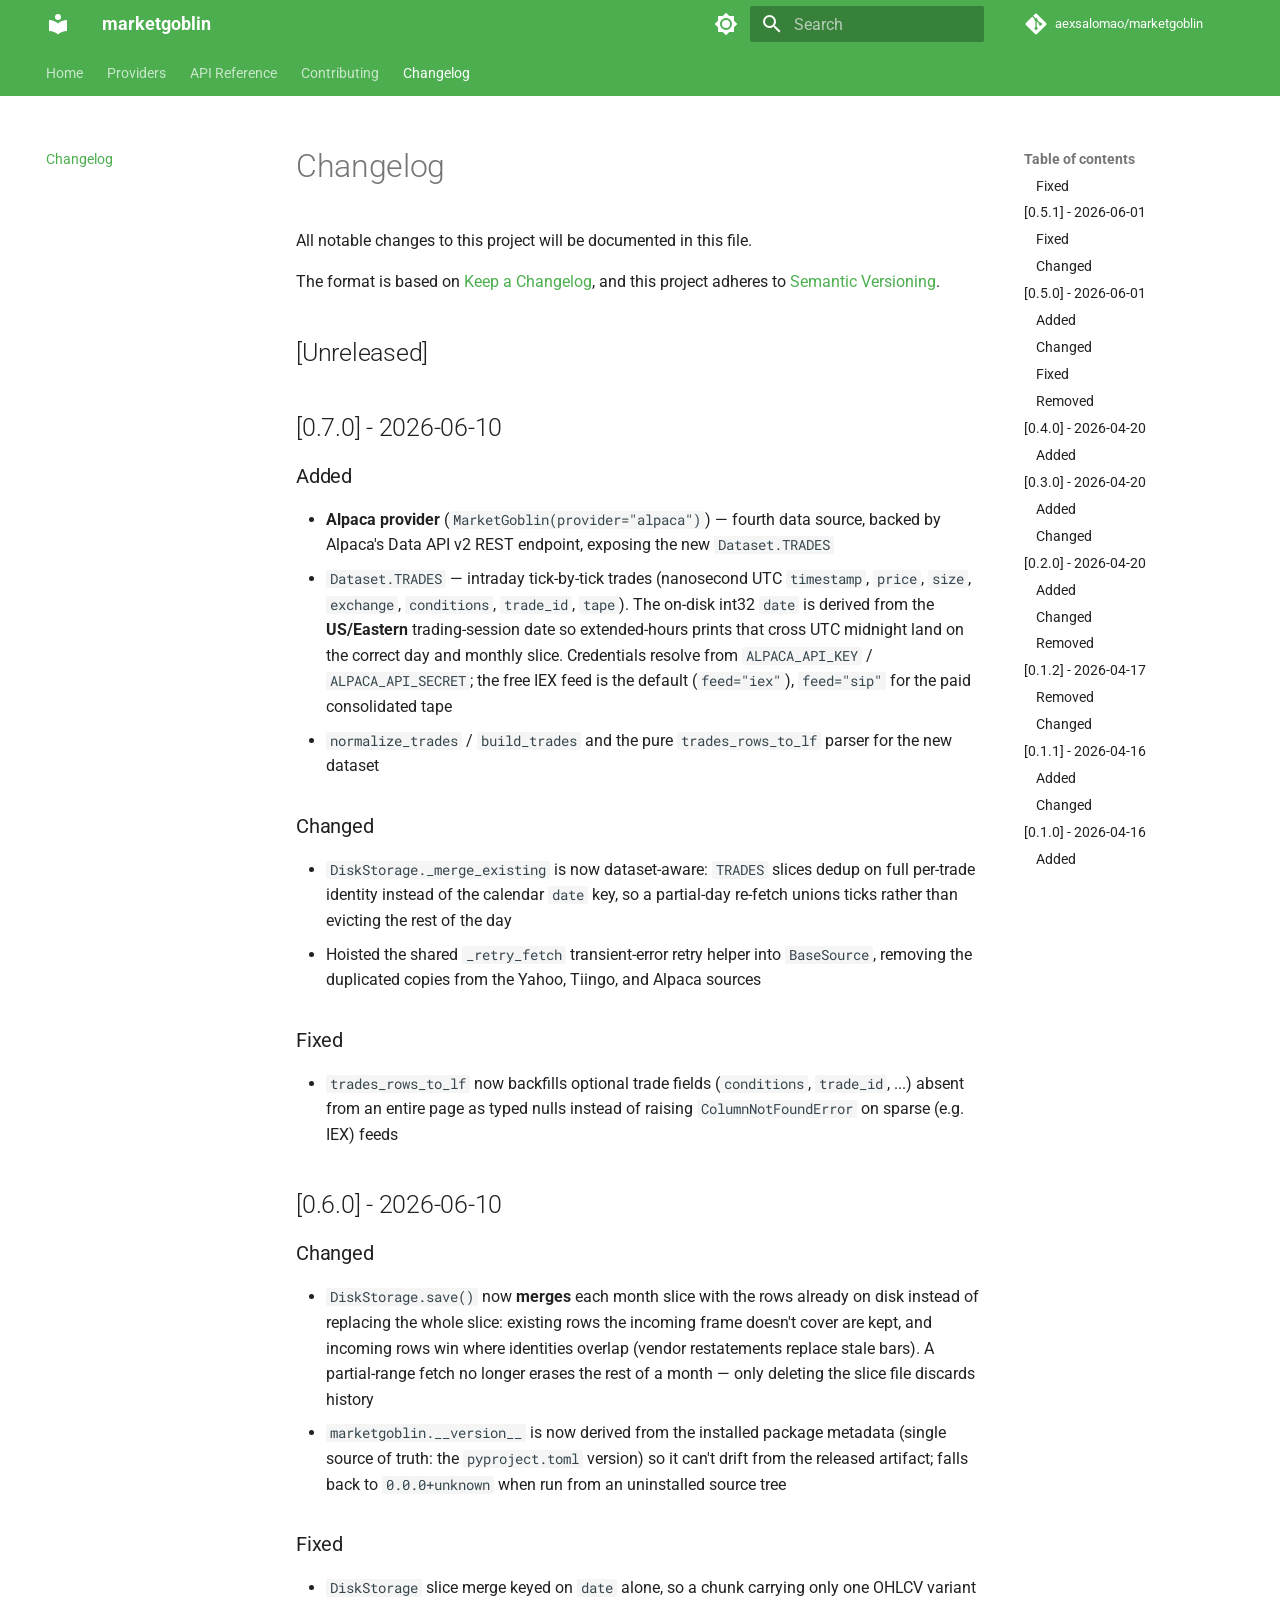
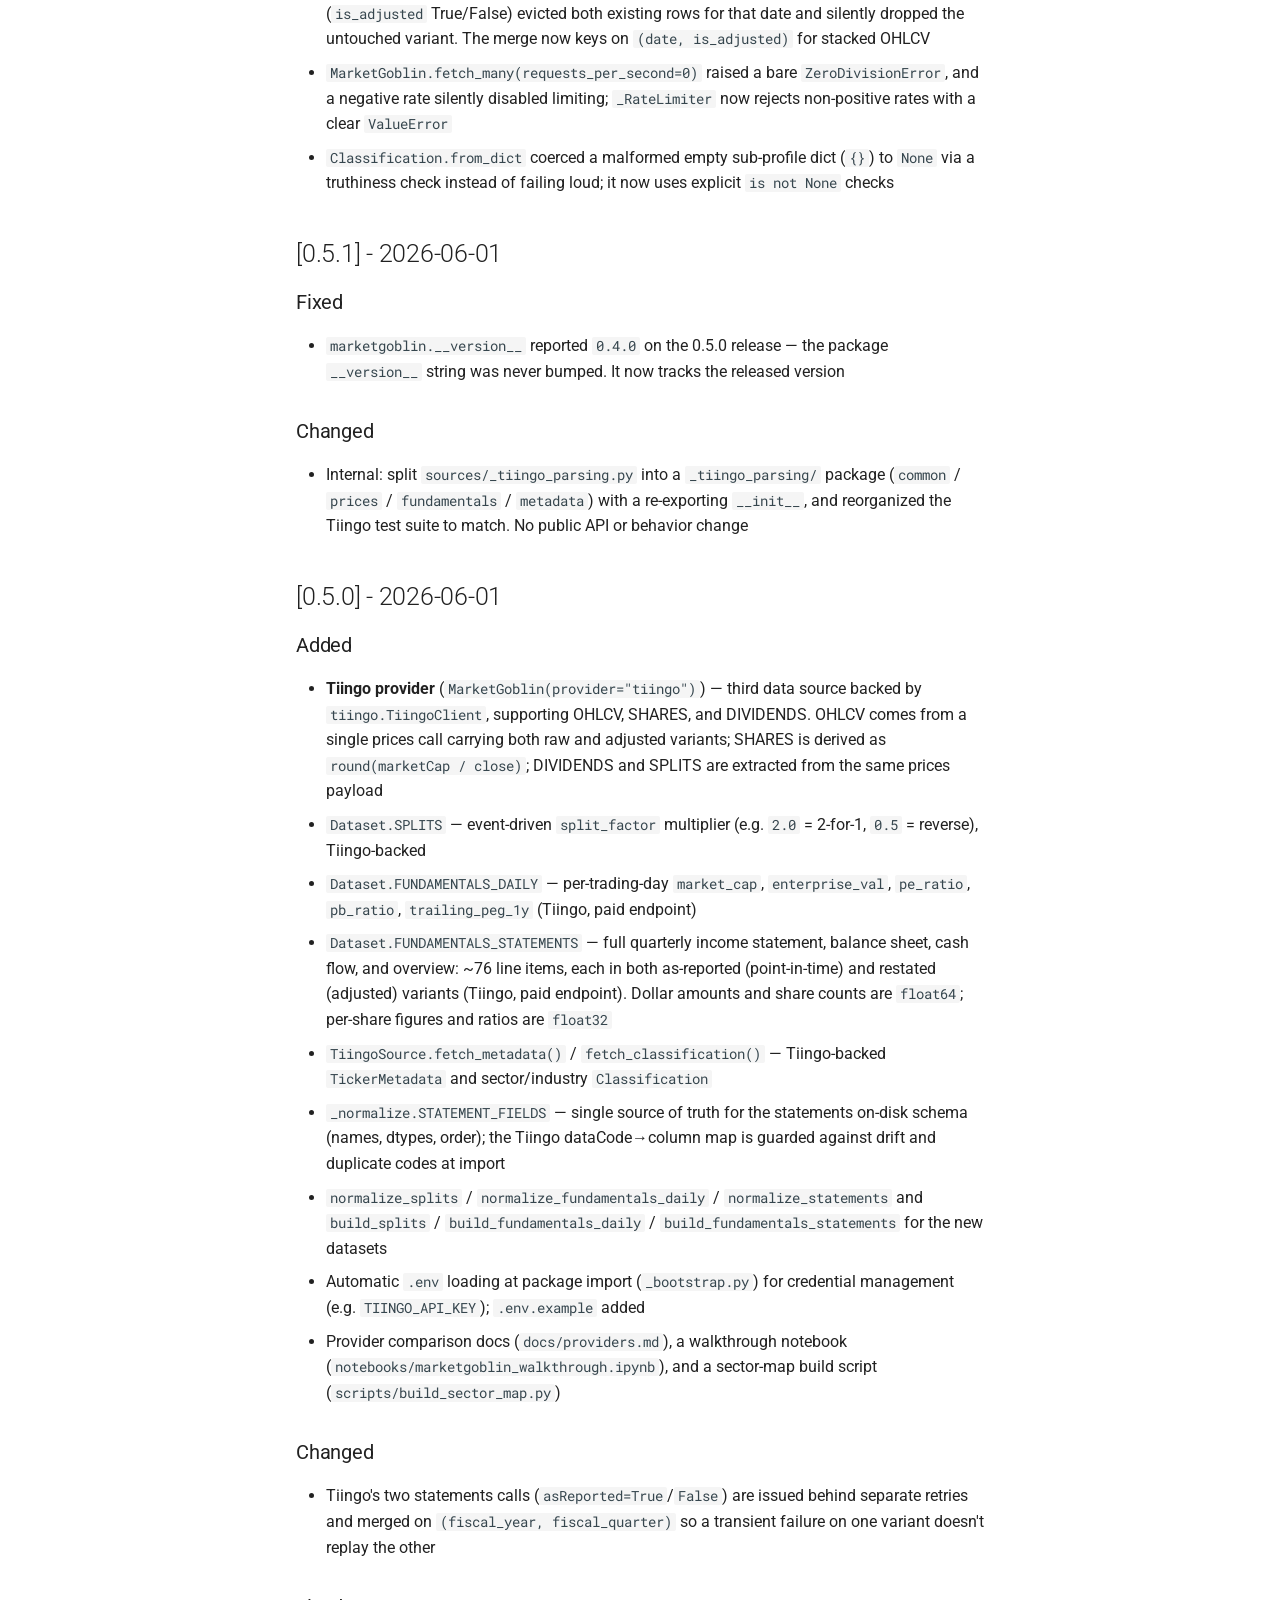
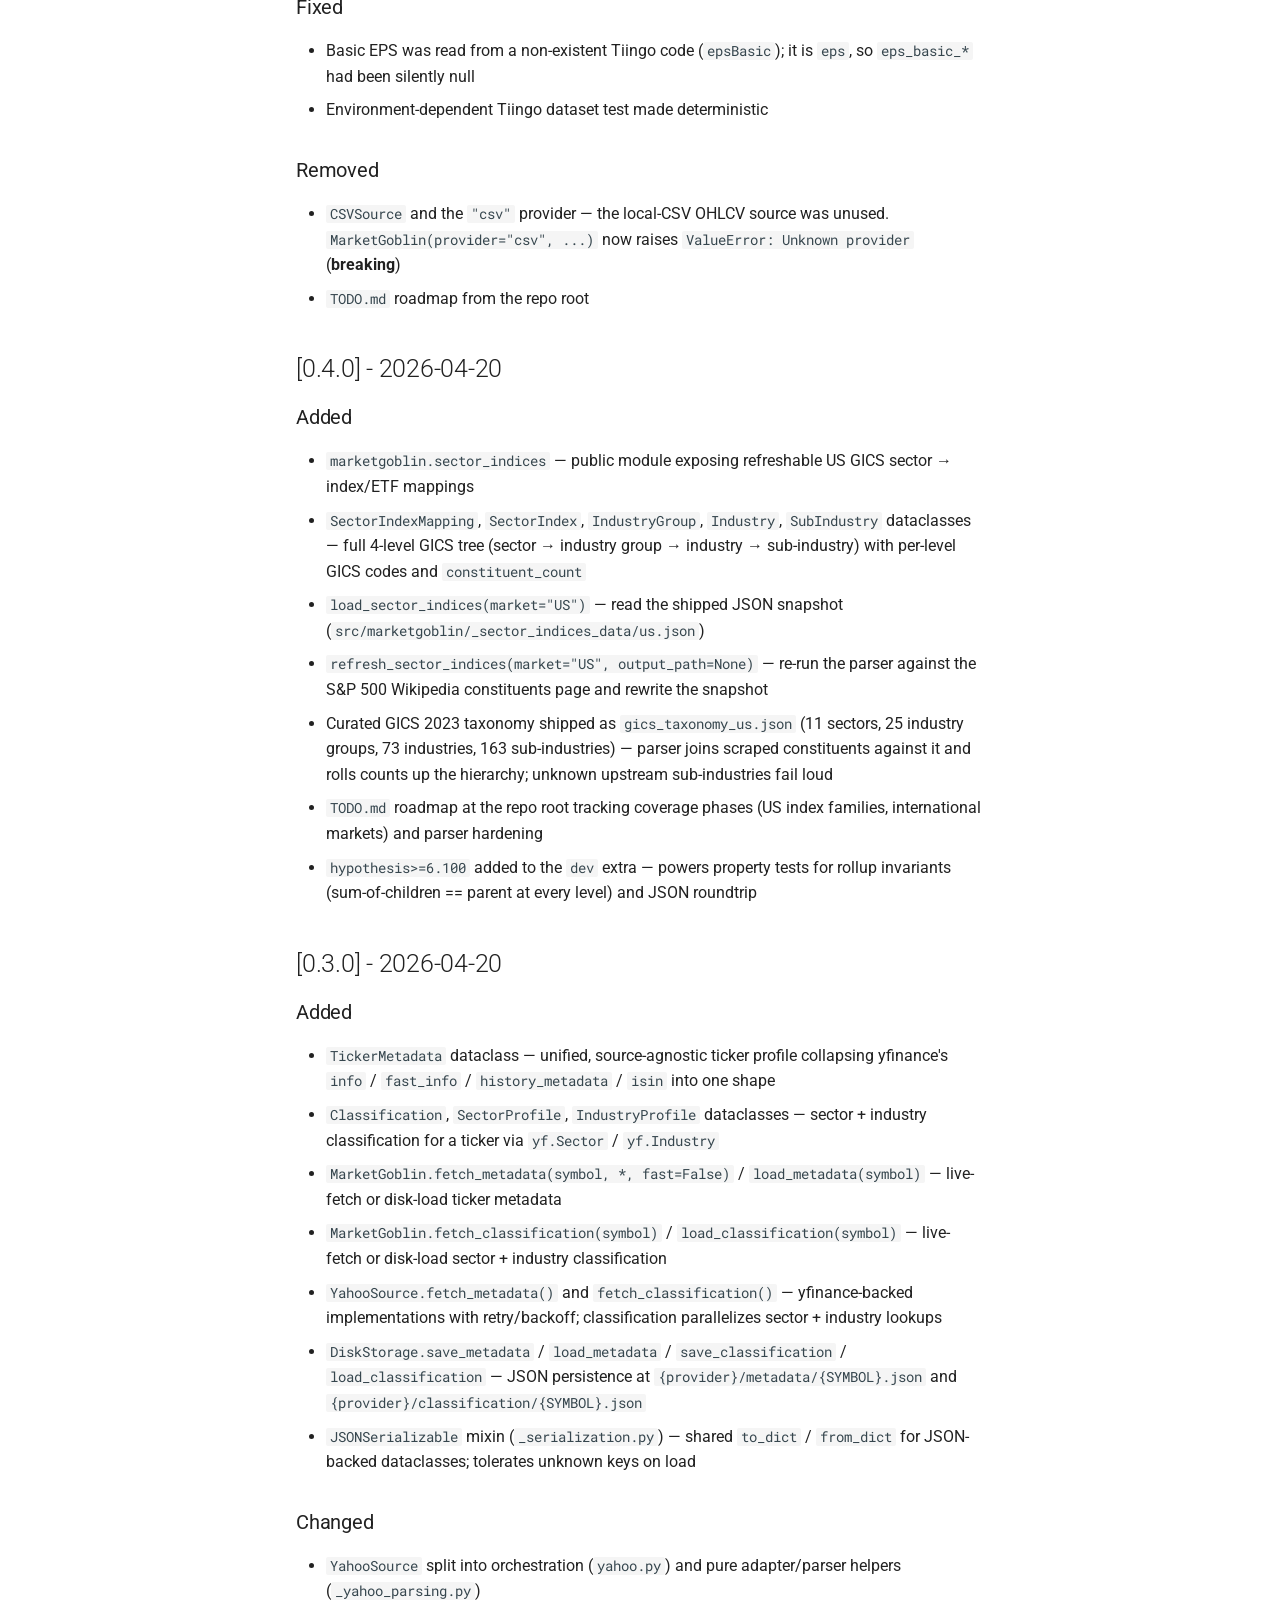
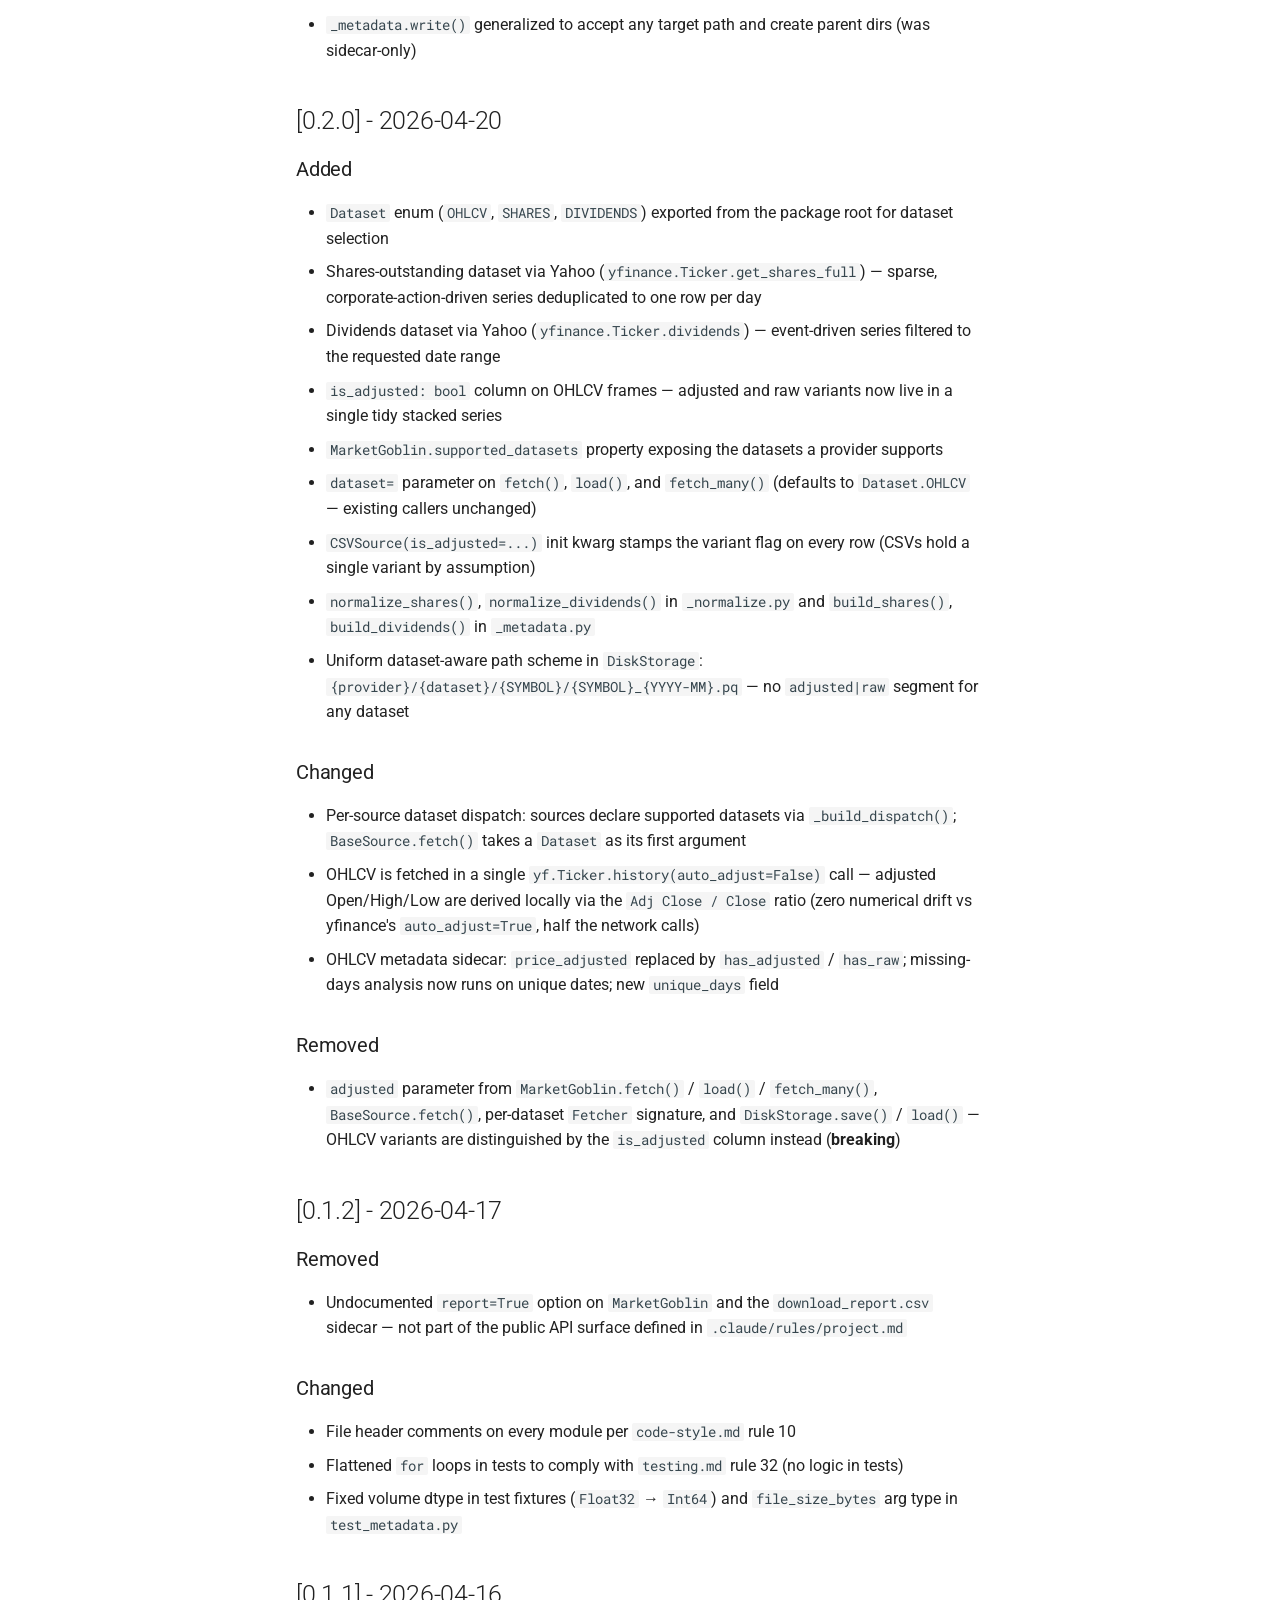
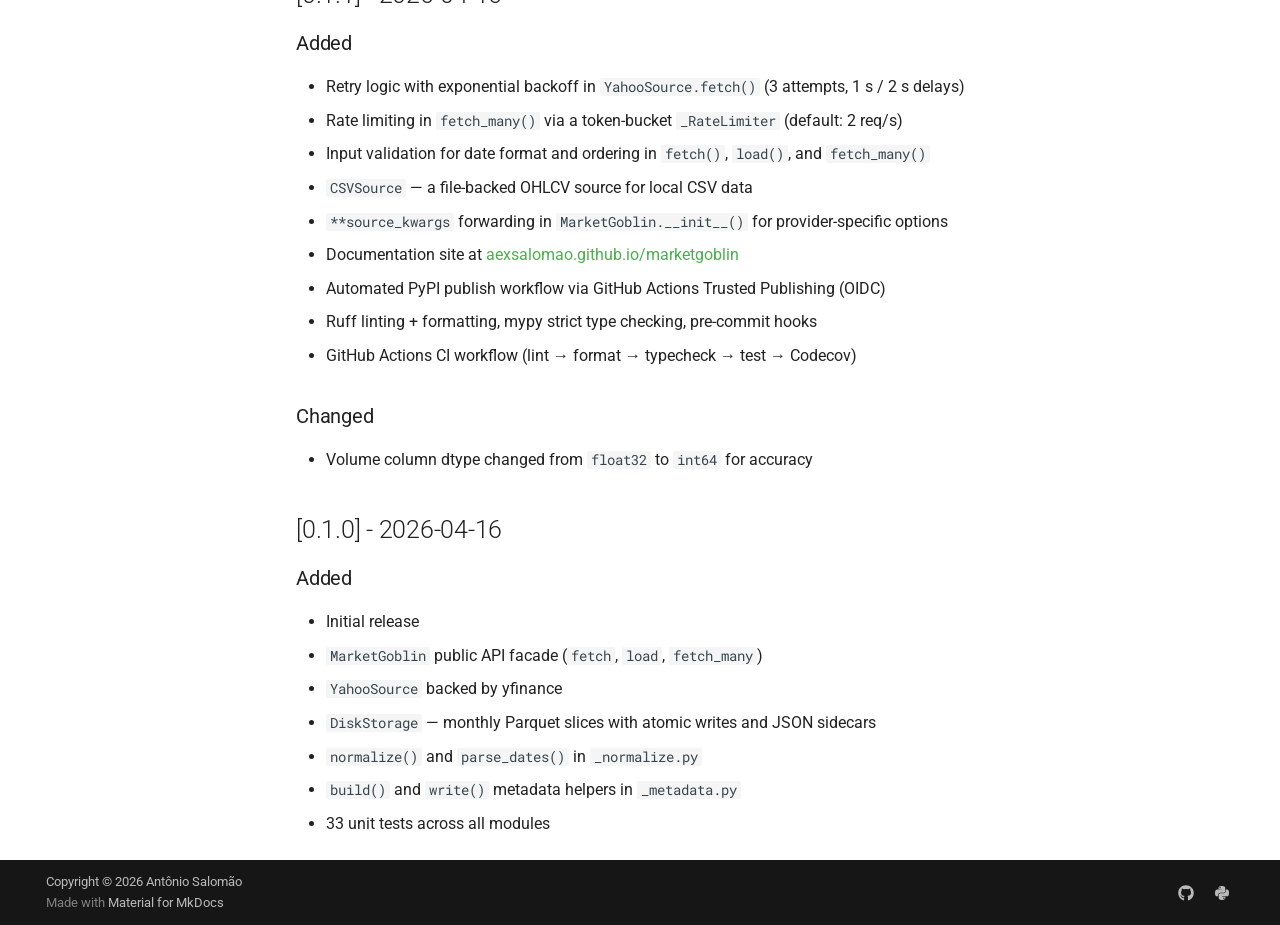
<file: changelog/index.html>
<!doctype html>
<html lang="en" class="no-js">
  <head>
    
      <meta charset="utf-8">
      <meta name="viewport" content="width=device-width,initial-scale=1">
      
        <meta name="description" content="Market data platform for downloading, storing, and snapshotting financial OHLCV data">
      
      
      
        <link rel="canonical" href="https://aexsalomao.github.io/marketgoblin/changelog/">
      
      
        <link rel="prev" href="../contributing/">
      
      
      
        
      
      
      <link rel="icon" href="../assets/images/favicon.png">
      <meta name="generator" content="mkdocs-1.6.1, mkdocs-material-9.7.6">
    
    
      
        <title>Changelog - marketgoblin</title>
      
    
    
      <link rel="stylesheet" href="../assets/stylesheets/main.484c7ddc.min.css">
      
        
        <link rel="stylesheet" href="../assets/stylesheets/palette.ab4e12ef.min.css">
      
      


    
    
      
    
    
      
        
        
        <link rel="preconnect" href="https://fonts.gstatic.com" crossorigin>
        <link rel="stylesheet" href="https://fonts.googleapis.com/css?family=Roboto:300,300i,400,400i,700,700i%7CRoboto+Mono:400,400i,700,700i&display=fallback">
        <style>:root{--md-text-font:"Roboto";--md-code-font:"Roboto Mono"}</style>
      
    
    
      <link rel="stylesheet" href="../stylesheets/extra.css">
    
    <script>__md_scope=new URL("..",location),__md_hash=e=>[...e].reduce(((e,_)=>(e<<5)-e+_.charCodeAt(0)),0),__md_get=(e,_=localStorage,t=__md_scope)=>JSON.parse(_.getItem(t.pathname+"."+e)),__md_set=(e,_,t=localStorage,a=__md_scope)=>{try{t.setItem(a.pathname+"."+e,JSON.stringify(_))}catch(e){}}</script>
    
      

    
    
  </head>
  
  
    
    
      
    
    
    
    
    <body dir="ltr" data-md-color-scheme="default" data-md-color-primary="green" data-md-color-accent="teal">
  
    
    <input class="md-toggle" data-md-toggle="drawer" type="checkbox" id="__drawer" autocomplete="off">
    <input class="md-toggle" data-md-toggle="search" type="checkbox" id="__search" autocomplete="off">
    <label class="md-overlay" for="__drawer"></label>
    <div data-md-component="skip">
      
        
        <a href="#changelog" class="md-skip">
          Skip to content
        </a>
      
    </div>
    <div data-md-component="announce">
      
    </div>
    
    
      

<header class="md-header" data-md-component="header">
  <nav class="md-header__inner md-grid" aria-label="Header">
    <a href=".." title="marketgoblin" class="md-header__button md-logo" aria-label="marketgoblin" data-md-component="logo">
      
  
  <svg xmlns="http://www.w3.org/2000/svg" viewBox="0 0 24 24"><path d="M12 8a3 3 0 0 0 3-3 3 3 0 0 0-3-3 3 3 0 0 0-3 3 3 3 0 0 0 3 3m0 3.54C9.64 9.35 6.5 8 3 8v11c3.5 0 6.64 1.35 9 3.54 2.36-2.19 5.5-3.54 9-3.54V8c-3.5 0-6.64 1.35-9 3.54"/></svg>

    </a>
    <label class="md-header__button md-icon" for="__drawer">
      
      <svg xmlns="http://www.w3.org/2000/svg" viewBox="0 0 24 24"><path d="M3 6h18v2H3zm0 5h18v2H3zm0 5h18v2H3z"/></svg>
    </label>
    <div class="md-header__title" data-md-component="header-title">
      <div class="md-header__ellipsis">
        <div class="md-header__topic">
          <span class="md-ellipsis">
            marketgoblin
          </span>
        </div>
        <div class="md-header__topic" data-md-component="header-topic">
          <span class="md-ellipsis">
            
              Changelog
            
          </span>
        </div>
      </div>
    </div>
    
      
        <form class="md-header__option" data-md-component="palette">
  
    
    
    
    <input class="md-option" data-md-color-media="" data-md-color-scheme="default" data-md-color-primary="green" data-md-color-accent="teal"  aria-label="Switch to dark mode"  type="radio" name="__palette" id="__palette_0">
    
      <label class="md-header__button md-icon" title="Switch to dark mode" for="__palette_1" hidden>
        <svg xmlns="http://www.w3.org/2000/svg" viewBox="0 0 24 24"><path d="M12 8a4 4 0 0 0-4 4 4 4 0 0 0 4 4 4 4 0 0 0 4-4 4 4 0 0 0-4-4m0 10a6 6 0 0 1-6-6 6 6 0 0 1 6-6 6 6 0 0 1 6 6 6 6 0 0 1-6 6m8-9.31V4h-4.69L12 .69 8.69 4H4v4.69L.69 12 4 15.31V20h4.69L12 23.31 15.31 20H20v-4.69L23.31 12z"/></svg>
      </label>
    
  
    
    
    
    <input class="md-option" data-md-color-media="" data-md-color-scheme="slate" data-md-color-primary="green" data-md-color-accent="teal"  aria-label="Switch to light mode"  type="radio" name="__palette" id="__palette_1">
    
      <label class="md-header__button md-icon" title="Switch to light mode" for="__palette_0" hidden>
        <svg xmlns="http://www.w3.org/2000/svg" viewBox="0 0 24 24"><path d="M12 18c-.89 0-1.74-.2-2.5-.55C11.56 16.5 13 14.42 13 12s-1.44-4.5-3.5-5.45C10.26 6.2 11.11 6 12 6a6 6 0 0 1 6 6 6 6 0 0 1-6 6m8-9.31V4h-4.69L12 .69 8.69 4H4v4.69L.69 12 4 15.31V20h4.69L12 23.31 15.31 20H20v-4.69L23.31 12z"/></svg>
      </label>
    
  
</form>
      
    
    
      <script>var palette=__md_get("__palette");if(palette&&palette.color){if("(prefers-color-scheme)"===palette.color.media){var media=matchMedia("(prefers-color-scheme: light)"),input=document.querySelector(media.matches?"[data-md-color-media='(prefers-color-scheme: light)']":"[data-md-color-media='(prefers-color-scheme: dark)']");palette.color.media=input.getAttribute("data-md-color-media"),palette.color.scheme=input.getAttribute("data-md-color-scheme"),palette.color.primary=input.getAttribute("data-md-color-primary"),palette.color.accent=input.getAttribute("data-md-color-accent")}for(var[key,value]of Object.entries(palette.color))document.body.setAttribute("data-md-color-"+key,value)}</script>
    
    
    
      
      
        <label class="md-header__button md-icon" for="__search">
          
          <svg xmlns="http://www.w3.org/2000/svg" viewBox="0 0 24 24"><path d="M9.5 3A6.5 6.5 0 0 1 16 9.5c0 1.61-.59 3.09-1.56 4.23l.27.27h.79l5 5-1.5 1.5-5-5v-.79l-.27-.27A6.52 6.52 0 0 1 9.5 16 6.5 6.5 0 0 1 3 9.5 6.5 6.5 0 0 1 9.5 3m0 2C7 5 5 7 5 9.5S7 14 9.5 14 14 12 14 9.5 12 5 9.5 5"/></svg>
        </label>
        <div class="md-search" data-md-component="search" role="dialog">
  <label class="md-search__overlay" for="__search"></label>
  <div class="md-search__inner" role="search">
    <form class="md-search__form" name="search">
      <input type="text" class="md-search__input" name="query" aria-label="Search" placeholder="Search" autocapitalize="off" autocorrect="off" autocomplete="off" spellcheck="false" data-md-component="search-query" required>
      <label class="md-search__icon md-icon" for="__search">
        
        <svg xmlns="http://www.w3.org/2000/svg" viewBox="0 0 24 24"><path d="M9.5 3A6.5 6.5 0 0 1 16 9.5c0 1.61-.59 3.09-1.56 4.23l.27.27h.79l5 5-1.5 1.5-5-5v-.79l-.27-.27A6.52 6.52 0 0 1 9.5 16 6.5 6.5 0 0 1 3 9.5 6.5 6.5 0 0 1 9.5 3m0 2C7 5 5 7 5 9.5S7 14 9.5 14 14 12 14 9.5 12 5 9.5 5"/></svg>
        
        <svg xmlns="http://www.w3.org/2000/svg" viewBox="0 0 24 24"><path d="M20 11v2H8l5.5 5.5-1.42 1.42L4.16 12l7.92-7.92L13.5 5.5 8 11z"/></svg>
      </label>
      <nav class="md-search__options" aria-label="Search">
        
        <button type="reset" class="md-search__icon md-icon" title="Clear" aria-label="Clear" tabindex="-1">
          
          <svg xmlns="http://www.w3.org/2000/svg" viewBox="0 0 24 24"><path d="M19 6.41 17.59 5 12 10.59 6.41 5 5 6.41 10.59 12 5 17.59 6.41 19 12 13.41 17.59 19 19 17.59 13.41 12z"/></svg>
        </button>
      </nav>
      
        <div class="md-search__suggest" data-md-component="search-suggest"></div>
      
    </form>
    <div class="md-search__output">
      <div class="md-search__scrollwrap" tabindex="0" data-md-scrollfix>
        <div class="md-search-result" data-md-component="search-result">
          <div class="md-search-result__meta">
            Initializing search
          </div>
          <ol class="md-search-result__list" role="presentation"></ol>
        </div>
      </div>
    </div>
  </div>
</div>
      
    
    
      <div class="md-header__source">
        <a href="https://github.com/aexsalomao/marketgoblin" title="Go to repository" class="md-source" data-md-component="source">
  <div class="md-source__icon md-icon">
    
    <svg xmlns="http://www.w3.org/2000/svg" viewBox="0 0 448 512"><!--! Font Awesome Free 7.1.0 by @fontawesome - https://fontawesome.com License - https://fontawesome.com/license/free (Icons: CC BY 4.0, Fonts: SIL OFL 1.1, Code: MIT License) Copyright 2025 Fonticons, Inc.--><path d="M439.6 236.1 244 40.5c-5.4-5.5-12.8-8.5-20.4-8.5s-15 3-20.4 8.4L162.5 81l51.5 51.5c27.1-9.1 52.7 16.8 43.4 43.7l49.7 49.7c34.2-11.8 61.2 31 35.5 56.7-26.5 26.5-70.2-2.9-56-37.3L240.3 199v121.9c25.3 12.5 22.3 41.8 9.1 55-6.4 6.4-15.2 10.1-24.3 10.1s-17.8-3.6-24.3-10.1c-17.6-17.6-11.1-46.9 11.2-56v-123c-20.8-8.5-24.6-30.7-18.6-45L142.6 101 8.5 235.1C3 240.6 0 247.9 0 255.5s3 15 8.5 20.4l195.6 195.7c5.4 5.4 12.7 8.4 20.4 8.4s15-3 20.4-8.4l194.7-194.7c5.4-5.4 8.4-12.8 8.4-20.4s-3-15-8.4-20.4"/></svg>
  </div>
  <div class="md-source__repository">
    aexsalomao/marketgoblin
  </div>
</a>
      </div>
    
  </nav>
  
</header>
    
    <div class="md-container" data-md-component="container">
      
      
        
          
            
<nav class="md-tabs" aria-label="Tabs" data-md-component="tabs">
  <div class="md-grid">
    <ul class="md-tabs__list">
      
        
  
  
  
  
    <li class="md-tabs__item">
      <a href=".." class="md-tabs__link">
        
  
  
    
  
  Home

      </a>
    </li>
  

      
        
  
  
  
  
    <li class="md-tabs__item">
      <a href="../providers/" class="md-tabs__link">
        
  
  
    
  
  Providers

      </a>
    </li>
  

      
        
  
  
  
  
    <li class="md-tabs__item">
      <a href="../api/" class="md-tabs__link">
        
  
  
    
  
  API Reference

      </a>
    </li>
  

      
        
  
  
  
  
    <li class="md-tabs__item">
      <a href="../contributing/" class="md-tabs__link">
        
  
  
    
  
  Contributing

      </a>
    </li>
  

      
        
  
  
  
    
  
  
    <li class="md-tabs__item md-tabs__item--active">
      <a href="./" class="md-tabs__link">
        
  
  
    
  
  Changelog

      </a>
    </li>
  

      
    </ul>
  </div>
</nav>
          
        
      
      <main class="md-main" data-md-component="main">
        <div class="md-main__inner md-grid">
          
            
              
              <div class="md-sidebar md-sidebar--primary" data-md-component="sidebar" data-md-type="navigation" >
                <div class="md-sidebar__scrollwrap">
                  <div class="md-sidebar__inner">
                    


  


<nav class="md-nav md-nav--primary md-nav--lifted" aria-label="Navigation" data-md-level="0">
  <label class="md-nav__title" for="__drawer">
    <a href=".." title="marketgoblin" class="md-nav__button md-logo" aria-label="marketgoblin" data-md-component="logo">
      
  
  <svg xmlns="http://www.w3.org/2000/svg" viewBox="0 0 24 24"><path d="M12 8a3 3 0 0 0 3-3 3 3 0 0 0-3-3 3 3 0 0 0-3 3 3 3 0 0 0 3 3m0 3.54C9.64 9.35 6.5 8 3 8v11c3.5 0 6.64 1.35 9 3.54 2.36-2.19 5.5-3.54 9-3.54V8c-3.5 0-6.64 1.35-9 3.54"/></svg>

    </a>
    marketgoblin
  </label>
  
    <div class="md-nav__source">
      <a href="https://github.com/aexsalomao/marketgoblin" title="Go to repository" class="md-source" data-md-component="source">
  <div class="md-source__icon md-icon">
    
    <svg xmlns="http://www.w3.org/2000/svg" viewBox="0 0 448 512"><!--! Font Awesome Free 7.1.0 by @fontawesome - https://fontawesome.com License - https://fontawesome.com/license/free (Icons: CC BY 4.0, Fonts: SIL OFL 1.1, Code: MIT License) Copyright 2025 Fonticons, Inc.--><path d="M439.6 236.1 244 40.5c-5.4-5.5-12.8-8.5-20.4-8.5s-15 3-20.4 8.4L162.5 81l51.5 51.5c27.1-9.1 52.7 16.8 43.4 43.7l49.7 49.7c34.2-11.8 61.2 31 35.5 56.7-26.5 26.5-70.2-2.9-56-37.3L240.3 199v121.9c25.3 12.5 22.3 41.8 9.1 55-6.4 6.4-15.2 10.1-24.3 10.1s-17.8-3.6-24.3-10.1c-17.6-17.6-11.1-46.9 11.2-56v-123c-20.8-8.5-24.6-30.7-18.6-45L142.6 101 8.5 235.1C3 240.6 0 247.9 0 255.5s3 15 8.5 20.4l195.6 195.7c5.4 5.4 12.7 8.4 20.4 8.4s15-3 20.4-8.4l194.7-194.7c5.4-5.4 8.4-12.8 8.4-20.4s-3-15-8.4-20.4"/></svg>
  </div>
  <div class="md-source__repository">
    aexsalomao/marketgoblin
  </div>
</a>
    </div>
  
  <ul class="md-nav__list" data-md-scrollfix>
    
      
      
  
  
  
  
    <li class="md-nav__item">
      <a href=".." class="md-nav__link">
        
  
  
  <span class="md-ellipsis">
    
  
    Home
  

    
  </span>
  
  

      </a>
    </li>
  

    
      
      
  
  
  
  
    <li class="md-nav__item">
      <a href="../providers/" class="md-nav__link">
        
  
  
  <span class="md-ellipsis">
    
  
    Providers
  

    
  </span>
  
  

      </a>
    </li>
  

    
      
      
  
  
  
  
    <li class="md-nav__item">
      <a href="../api/" class="md-nav__link">
        
  
  
  <span class="md-ellipsis">
    
  
    API Reference
  

    
  </span>
  
  

      </a>
    </li>
  

    
      
      
  
  
  
  
    <li class="md-nav__item">
      <a href="../contributing/" class="md-nav__link">
        
  
  
  <span class="md-ellipsis">
    
  
    Contributing
  

    
  </span>
  
  

      </a>
    </li>
  

    
      
      
  
  
    
  
  
  
    <li class="md-nav__item md-nav__item--active">
      
      <input class="md-nav__toggle md-toggle" type="checkbox" id="__toc">
      
      
        
      
      
        <label class="md-nav__link md-nav__link--active" for="__toc">
          
  
  
  <span class="md-ellipsis">
    
  
    Changelog
  

    
  </span>
  
  

          <span class="md-nav__icon md-icon"></span>
        </label>
      
      <a href="./" class="md-nav__link md-nav__link--active">
        
  
  
  <span class="md-ellipsis">
    
  
    Changelog
  

    
  </span>
  
  

      </a>
      
        

<nav class="md-nav md-nav--secondary" aria-label="Table of contents">
  
  
  
    
  
  
    <label class="md-nav__title" for="__toc">
      <span class="md-nav__icon md-icon"></span>
      Table of contents
    </label>
    <ul class="md-nav__list" data-md-component="toc" data-md-scrollfix>
      
        <li class="md-nav__item">
  <a href="#unreleased" class="md-nav__link">
    <span class="md-ellipsis">
      
        [Unreleased]
      
    </span>
  </a>
  
</li>
      
        <li class="md-nav__item">
  <a href="#070-2026-06-10" class="md-nav__link">
    <span class="md-ellipsis">
      
        [0.7.0] - 2026-06-10
      
    </span>
  </a>
  
    <nav class="md-nav" aria-label="[0.7.0] - 2026-06-10">
      <ul class="md-nav__list">
        
          <li class="md-nav__item">
  <a href="#added" class="md-nav__link">
    <span class="md-ellipsis">
      
        Added
      
    </span>
  </a>
  
</li>
        
          <li class="md-nav__item">
  <a href="#changed" class="md-nav__link">
    <span class="md-ellipsis">
      
        Changed
      
    </span>
  </a>
  
</li>
        
          <li class="md-nav__item">
  <a href="#fixed" class="md-nav__link">
    <span class="md-ellipsis">
      
        Fixed
      
    </span>
  </a>
  
</li>
        
      </ul>
    </nav>
  
</li>
      
        <li class="md-nav__item">
  <a href="#060-2026-06-10" class="md-nav__link">
    <span class="md-ellipsis">
      
        [0.6.0] - 2026-06-10
      
    </span>
  </a>
  
    <nav class="md-nav" aria-label="[0.6.0] - 2026-06-10">
      <ul class="md-nav__list">
        
          <li class="md-nav__item">
  <a href="#changed_1" class="md-nav__link">
    <span class="md-ellipsis">
      
        Changed
      
    </span>
  </a>
  
</li>
        
          <li class="md-nav__item">
  <a href="#fixed_1" class="md-nav__link">
    <span class="md-ellipsis">
      
        Fixed
      
    </span>
  </a>
  
</li>
        
      </ul>
    </nav>
  
</li>
      
        <li class="md-nav__item">
  <a href="#051-2026-06-01" class="md-nav__link">
    <span class="md-ellipsis">
      
        [0.5.1] - 2026-06-01
      
    </span>
  </a>
  
    <nav class="md-nav" aria-label="[0.5.1] - 2026-06-01">
      <ul class="md-nav__list">
        
          <li class="md-nav__item">
  <a href="#fixed_2" class="md-nav__link">
    <span class="md-ellipsis">
      
        Fixed
      
    </span>
  </a>
  
</li>
        
          <li class="md-nav__item">
  <a href="#changed_2" class="md-nav__link">
    <span class="md-ellipsis">
      
        Changed
      
    </span>
  </a>
  
</li>
        
      </ul>
    </nav>
  
</li>
      
        <li class="md-nav__item">
  <a href="#050-2026-06-01" class="md-nav__link">
    <span class="md-ellipsis">
      
        [0.5.0] - 2026-06-01
      
    </span>
  </a>
  
    <nav class="md-nav" aria-label="[0.5.0] - 2026-06-01">
      <ul class="md-nav__list">
        
          <li class="md-nav__item">
  <a href="#added_1" class="md-nav__link">
    <span class="md-ellipsis">
      
        Added
      
    </span>
  </a>
  
</li>
        
          <li class="md-nav__item">
  <a href="#changed_3" class="md-nav__link">
    <span class="md-ellipsis">
      
        Changed
      
    </span>
  </a>
  
</li>
        
          <li class="md-nav__item">
  <a href="#fixed_3" class="md-nav__link">
    <span class="md-ellipsis">
      
        Fixed
      
    </span>
  </a>
  
</li>
        
          <li class="md-nav__item">
  <a href="#removed" class="md-nav__link">
    <span class="md-ellipsis">
      
        Removed
      
    </span>
  </a>
  
</li>
        
      </ul>
    </nav>
  
</li>
      
        <li class="md-nav__item">
  <a href="#040-2026-04-20" class="md-nav__link">
    <span class="md-ellipsis">
      
        [0.4.0] - 2026-04-20
      
    </span>
  </a>
  
    <nav class="md-nav" aria-label="[0.4.0] - 2026-04-20">
      <ul class="md-nav__list">
        
          <li class="md-nav__item">
  <a href="#added_2" class="md-nav__link">
    <span class="md-ellipsis">
      
        Added
      
    </span>
  </a>
  
</li>
        
      </ul>
    </nav>
  
</li>
      
        <li class="md-nav__item">
  <a href="#030-2026-04-20" class="md-nav__link">
    <span class="md-ellipsis">
      
        [0.3.0] - 2026-04-20
      
    </span>
  </a>
  
    <nav class="md-nav" aria-label="[0.3.0] - 2026-04-20">
      <ul class="md-nav__list">
        
          <li class="md-nav__item">
  <a href="#added_3" class="md-nav__link">
    <span class="md-ellipsis">
      
        Added
      
    </span>
  </a>
  
</li>
        
          <li class="md-nav__item">
  <a href="#changed_4" class="md-nav__link">
    <span class="md-ellipsis">
      
        Changed
      
    </span>
  </a>
  
</li>
        
      </ul>
    </nav>
  
</li>
      
        <li class="md-nav__item">
  <a href="#020-2026-04-20" class="md-nav__link">
    <span class="md-ellipsis">
      
        [0.2.0] - 2026-04-20
      
    </span>
  </a>
  
    <nav class="md-nav" aria-label="[0.2.0] - 2026-04-20">
      <ul class="md-nav__list">
        
          <li class="md-nav__item">
  <a href="#added_4" class="md-nav__link">
    <span class="md-ellipsis">
      
        Added
      
    </span>
  </a>
  
</li>
        
          <li class="md-nav__item">
  <a href="#changed_5" class="md-nav__link">
    <span class="md-ellipsis">
      
        Changed
      
    </span>
  </a>
  
</li>
        
          <li class="md-nav__item">
  <a href="#removed_1" class="md-nav__link">
    <span class="md-ellipsis">
      
        Removed
      
    </span>
  </a>
  
</li>
        
      </ul>
    </nav>
  
</li>
      
        <li class="md-nav__item">
  <a href="#012-2026-04-17" class="md-nav__link">
    <span class="md-ellipsis">
      
        [0.1.2] - 2026-04-17
      
    </span>
  </a>
  
    <nav class="md-nav" aria-label="[0.1.2] - 2026-04-17">
      <ul class="md-nav__list">
        
          <li class="md-nav__item">
  <a href="#removed_2" class="md-nav__link">
    <span class="md-ellipsis">
      
        Removed
      
    </span>
  </a>
  
</li>
        
          <li class="md-nav__item">
  <a href="#changed_6" class="md-nav__link">
    <span class="md-ellipsis">
      
        Changed
      
    </span>
  </a>
  
</li>
        
      </ul>
    </nav>
  
</li>
      
        <li class="md-nav__item">
  <a href="#011-2026-04-16" class="md-nav__link">
    <span class="md-ellipsis">
      
        [0.1.1] - 2026-04-16
      
    </span>
  </a>
  
    <nav class="md-nav" aria-label="[0.1.1] - 2026-04-16">
      <ul class="md-nav__list">
        
          <li class="md-nav__item">
  <a href="#added_5" class="md-nav__link">
    <span class="md-ellipsis">
      
        Added
      
    </span>
  </a>
  
</li>
        
          <li class="md-nav__item">
  <a href="#changed_7" class="md-nav__link">
    <span class="md-ellipsis">
      
        Changed
      
    </span>
  </a>
  
</li>
        
      </ul>
    </nav>
  
</li>
      
        <li class="md-nav__item">
  <a href="#010-2026-04-16" class="md-nav__link">
    <span class="md-ellipsis">
      
        [0.1.0] - 2026-04-16
      
    </span>
  </a>
  
    <nav class="md-nav" aria-label="[0.1.0] - 2026-04-16">
      <ul class="md-nav__list">
        
          <li class="md-nav__item">
  <a href="#added_6" class="md-nav__link">
    <span class="md-ellipsis">
      
        Added
      
    </span>
  </a>
  
</li>
        
      </ul>
    </nav>
  
</li>
      
    </ul>
  
</nav>
      
    </li>
  

    
  </ul>
</nav>
                  </div>
                </div>
              </div>
            
            
              
              <div class="md-sidebar md-sidebar--secondary" data-md-component="sidebar" data-md-type="toc" >
                <div class="md-sidebar__scrollwrap">
                  <div class="md-sidebar__inner">
                    

<nav class="md-nav md-nav--secondary" aria-label="Table of contents">
  
  
  
    
  
  
    <label class="md-nav__title" for="__toc">
      <span class="md-nav__icon md-icon"></span>
      Table of contents
    </label>
    <ul class="md-nav__list" data-md-component="toc" data-md-scrollfix>
      
        <li class="md-nav__item">
  <a href="#unreleased" class="md-nav__link">
    <span class="md-ellipsis">
      
        [Unreleased]
      
    </span>
  </a>
  
</li>
      
        <li class="md-nav__item">
  <a href="#070-2026-06-10" class="md-nav__link">
    <span class="md-ellipsis">
      
        [0.7.0] - 2026-06-10
      
    </span>
  </a>
  
    <nav class="md-nav" aria-label="[0.7.0] - 2026-06-10">
      <ul class="md-nav__list">
        
          <li class="md-nav__item">
  <a href="#added" class="md-nav__link">
    <span class="md-ellipsis">
      
        Added
      
    </span>
  </a>
  
</li>
        
          <li class="md-nav__item">
  <a href="#changed" class="md-nav__link">
    <span class="md-ellipsis">
      
        Changed
      
    </span>
  </a>
  
</li>
        
          <li class="md-nav__item">
  <a href="#fixed" class="md-nav__link">
    <span class="md-ellipsis">
      
        Fixed
      
    </span>
  </a>
  
</li>
        
      </ul>
    </nav>
  
</li>
      
        <li class="md-nav__item">
  <a href="#060-2026-06-10" class="md-nav__link">
    <span class="md-ellipsis">
      
        [0.6.0] - 2026-06-10
      
    </span>
  </a>
  
    <nav class="md-nav" aria-label="[0.6.0] - 2026-06-10">
      <ul class="md-nav__list">
        
          <li class="md-nav__item">
  <a href="#changed_1" class="md-nav__link">
    <span class="md-ellipsis">
      
        Changed
      
    </span>
  </a>
  
</li>
        
          <li class="md-nav__item">
  <a href="#fixed_1" class="md-nav__link">
    <span class="md-ellipsis">
      
        Fixed
      
    </span>
  </a>
  
</li>
        
      </ul>
    </nav>
  
</li>
      
        <li class="md-nav__item">
  <a href="#051-2026-06-01" class="md-nav__link">
    <span class="md-ellipsis">
      
        [0.5.1] - 2026-06-01
      
    </span>
  </a>
  
    <nav class="md-nav" aria-label="[0.5.1] - 2026-06-01">
      <ul class="md-nav__list">
        
          <li class="md-nav__item">
  <a href="#fixed_2" class="md-nav__link">
    <span class="md-ellipsis">
      
        Fixed
      
    </span>
  </a>
  
</li>
        
          <li class="md-nav__item">
  <a href="#changed_2" class="md-nav__link">
    <span class="md-ellipsis">
      
        Changed
      
    </span>
  </a>
  
</li>
        
      </ul>
    </nav>
  
</li>
      
        <li class="md-nav__item">
  <a href="#050-2026-06-01" class="md-nav__link">
    <span class="md-ellipsis">
      
        [0.5.0] - 2026-06-01
      
    </span>
  </a>
  
    <nav class="md-nav" aria-label="[0.5.0] - 2026-06-01">
      <ul class="md-nav__list">
        
          <li class="md-nav__item">
  <a href="#added_1" class="md-nav__link">
    <span class="md-ellipsis">
      
        Added
      
    </span>
  </a>
  
</li>
        
          <li class="md-nav__item">
  <a href="#changed_3" class="md-nav__link">
    <span class="md-ellipsis">
      
        Changed
      
    </span>
  </a>
  
</li>
        
          <li class="md-nav__item">
  <a href="#fixed_3" class="md-nav__link">
    <span class="md-ellipsis">
      
        Fixed
      
    </span>
  </a>
  
</li>
        
          <li class="md-nav__item">
  <a href="#removed" class="md-nav__link">
    <span class="md-ellipsis">
      
        Removed
      
    </span>
  </a>
  
</li>
        
      </ul>
    </nav>
  
</li>
      
        <li class="md-nav__item">
  <a href="#040-2026-04-20" class="md-nav__link">
    <span class="md-ellipsis">
      
        [0.4.0] - 2026-04-20
      
    </span>
  </a>
  
    <nav class="md-nav" aria-label="[0.4.0] - 2026-04-20">
      <ul class="md-nav__list">
        
          <li class="md-nav__item">
  <a href="#added_2" class="md-nav__link">
    <span class="md-ellipsis">
      
        Added
      
    </span>
  </a>
  
</li>
        
      </ul>
    </nav>
  
</li>
      
        <li class="md-nav__item">
  <a href="#030-2026-04-20" class="md-nav__link">
    <span class="md-ellipsis">
      
        [0.3.0] - 2026-04-20
      
    </span>
  </a>
  
    <nav class="md-nav" aria-label="[0.3.0] - 2026-04-20">
      <ul class="md-nav__list">
        
          <li class="md-nav__item">
  <a href="#added_3" class="md-nav__link">
    <span class="md-ellipsis">
      
        Added
      
    </span>
  </a>
  
</li>
        
          <li class="md-nav__item">
  <a href="#changed_4" class="md-nav__link">
    <span class="md-ellipsis">
      
        Changed
      
    </span>
  </a>
  
</li>
        
      </ul>
    </nav>
  
</li>
      
        <li class="md-nav__item">
  <a href="#020-2026-04-20" class="md-nav__link">
    <span class="md-ellipsis">
      
        [0.2.0] - 2026-04-20
      
    </span>
  </a>
  
    <nav class="md-nav" aria-label="[0.2.0] - 2026-04-20">
      <ul class="md-nav__list">
        
          <li class="md-nav__item">
  <a href="#added_4" class="md-nav__link">
    <span class="md-ellipsis">
      
        Added
      
    </span>
  </a>
  
</li>
        
          <li class="md-nav__item">
  <a href="#changed_5" class="md-nav__link">
    <span class="md-ellipsis">
      
        Changed
      
    </span>
  </a>
  
</li>
        
          <li class="md-nav__item">
  <a href="#removed_1" class="md-nav__link">
    <span class="md-ellipsis">
      
        Removed
      
    </span>
  </a>
  
</li>
        
      </ul>
    </nav>
  
</li>
      
        <li class="md-nav__item">
  <a href="#012-2026-04-17" class="md-nav__link">
    <span class="md-ellipsis">
      
        [0.1.2] - 2026-04-17
      
    </span>
  </a>
  
    <nav class="md-nav" aria-label="[0.1.2] - 2026-04-17">
      <ul class="md-nav__list">
        
          <li class="md-nav__item">
  <a href="#removed_2" class="md-nav__link">
    <span class="md-ellipsis">
      
        Removed
      
    </span>
  </a>
  
</li>
        
          <li class="md-nav__item">
  <a href="#changed_6" class="md-nav__link">
    <span class="md-ellipsis">
      
        Changed
      
    </span>
  </a>
  
</li>
        
      </ul>
    </nav>
  
</li>
      
        <li class="md-nav__item">
  <a href="#011-2026-04-16" class="md-nav__link">
    <span class="md-ellipsis">
      
        [0.1.1] - 2026-04-16
      
    </span>
  </a>
  
    <nav class="md-nav" aria-label="[0.1.1] - 2026-04-16">
      <ul class="md-nav__list">
        
          <li class="md-nav__item">
  <a href="#added_5" class="md-nav__link">
    <span class="md-ellipsis">
      
        Added
      
    </span>
  </a>
  
</li>
        
          <li class="md-nav__item">
  <a href="#changed_7" class="md-nav__link">
    <span class="md-ellipsis">
      
        Changed
      
    </span>
  </a>
  
</li>
        
      </ul>
    </nav>
  
</li>
      
        <li class="md-nav__item">
  <a href="#010-2026-04-16" class="md-nav__link">
    <span class="md-ellipsis">
      
        [0.1.0] - 2026-04-16
      
    </span>
  </a>
  
    <nav class="md-nav" aria-label="[0.1.0] - 2026-04-16">
      <ul class="md-nav__list">
        
          <li class="md-nav__item">
  <a href="#added_6" class="md-nav__link">
    <span class="md-ellipsis">
      
        Added
      
    </span>
  </a>
  
</li>
        
      </ul>
    </nav>
  
</li>
      
    </ul>
  
</nav>
                  </div>
                </div>
              </div>
            
          
          
            <div class="md-content" data-md-component="content">
              
              <article class="md-content__inner md-typeset">
                
                  


  
  


<h1 id="changelog">Changelog</h1>
<p>All notable changes to this project will be documented in this file.</p>
<p>The format is based on <a href="https://keepachangelog.com/en/1.0.0/">Keep a Changelog</a>,
and this project adheres to <a href="https://semver.org/spec/v2.0.0.html">Semantic Versioning</a>.</p>
<h2 id="unreleased">[Unreleased]</h2>
<h2 id="070-2026-06-10">[0.7.0] - 2026-06-10</h2>
<h3 id="added">Added</h3>
<ul>
<li><strong>Alpaca provider</strong> (<code>MarketGoblin(provider="alpaca")</code>) — fourth data source, backed by Alpaca's Data API v2 REST endpoint, exposing the new <code>Dataset.TRADES</code></li>
<li><code>Dataset.TRADES</code> — intraday tick-by-tick trades (nanosecond UTC <code>timestamp</code>, <code>price</code>, <code>size</code>, <code>exchange</code>, <code>conditions</code>, <code>trade_id</code>, <code>tape</code>). The on-disk int32 <code>date</code> is derived from the <strong>US/Eastern</strong> trading-session date so extended-hours prints that cross UTC midnight land on the correct day and monthly slice. Credentials resolve from <code>ALPACA_API_KEY</code> / <code>ALPACA_API_SECRET</code>; the free IEX feed is the default (<code>feed="iex"</code>), <code>feed="sip"</code> for the paid consolidated tape</li>
<li><code>normalize_trades</code> / <code>build_trades</code> and the pure <code>trades_rows_to_lf</code> parser for the new dataset</li>
</ul>
<h3 id="changed">Changed</h3>
<ul>
<li><code>DiskStorage._merge_existing</code> is now dataset-aware: <code>TRADES</code> slices dedup on full per-trade identity instead of the calendar <code>date</code> key, so a partial-day re-fetch unions ticks rather than evicting the rest of the day</li>
<li>Hoisted the shared <code>_retry_fetch</code> transient-error retry helper into <code>BaseSource</code>, removing the duplicated copies from the Yahoo, Tiingo, and Alpaca sources</li>
</ul>
<h3 id="fixed">Fixed</h3>
<ul>
<li><code>trades_rows_to_lf</code> now backfills optional trade fields (<code>conditions</code>, <code>trade_id</code>, ...) absent from an entire page as typed nulls instead of raising <code>ColumnNotFoundError</code> on sparse (e.g. IEX) feeds</li>
</ul>
<h2 id="060-2026-06-10">[0.6.0] - 2026-06-10</h2>
<h3 id="changed_1">Changed</h3>
<ul>
<li><code>DiskStorage.save()</code> now <strong>merges</strong> each month slice with the rows already on disk instead of replacing the whole slice: existing rows the incoming frame doesn't cover are kept, and incoming rows win where identities overlap (vendor restatements replace stale bars). A partial-range fetch no longer erases the rest of a month — only deleting the slice file discards history</li>
<li><code>marketgoblin.__version__</code> is now derived from the installed package metadata (single source of truth: the <code>pyproject.toml</code> version) so it can't drift from the released artifact; falls back to <code>0.0.0+unknown</code> when run from an uninstalled source tree</li>
</ul>
<h3 id="fixed_1">Fixed</h3>
<ul>
<li><code>DiskStorage</code> slice merge keyed on <code>date</code> alone, so a chunk carrying only one OHLCV variant (<code>is_adjusted</code> True/False) evicted both existing rows for that date and silently dropped the untouched variant. The merge now keys on <code>(date, is_adjusted)</code> for stacked OHLCV</li>
<li><code>MarketGoblin.fetch_many(requests_per_second=0)</code> raised a bare <code>ZeroDivisionError</code>, and a negative rate silently disabled limiting; <code>_RateLimiter</code> now rejects non-positive rates with a clear <code>ValueError</code></li>
<li><code>Classification.from_dict</code> coerced a malformed empty sub-profile dict (<code>{}</code>) to <code>None</code> via a truthiness check instead of failing loud; it now uses explicit <code>is not None</code> checks</li>
</ul>
<h2 id="051-2026-06-01">[0.5.1] - 2026-06-01</h2>
<h3 id="fixed_2">Fixed</h3>
<ul>
<li><code>marketgoblin.__version__</code> reported <code>0.4.0</code> on the 0.5.0 release — the package <code>__version__</code> string was never bumped. It now tracks the released version</li>
</ul>
<h3 id="changed_2">Changed</h3>
<ul>
<li>Internal: split <code>sources/_tiingo_parsing.py</code> into a <code>_tiingo_parsing/</code> package (<code>common</code> / <code>prices</code> / <code>fundamentals</code> / <code>metadata</code>) with a re-exporting <code>__init__</code>, and reorganized the Tiingo test suite to match. No public API or behavior change</li>
</ul>
<h2 id="050-2026-06-01">[0.5.0] - 2026-06-01</h2>
<h3 id="added_1">Added</h3>
<ul>
<li><strong>Tiingo provider</strong> (<code>MarketGoblin(provider="tiingo")</code>) — third data source backed by <code>tiingo.TiingoClient</code>, supporting OHLCV, SHARES, and DIVIDENDS. OHLCV comes from a single prices call carrying both raw and adjusted variants; SHARES is derived as <code>round(marketCap / close)</code>; DIVIDENDS and SPLITS are extracted from the same prices payload</li>
<li><code>Dataset.SPLITS</code> — event-driven <code>split_factor</code> multiplier (e.g. <code>2.0</code> = 2-for-1, <code>0.5</code> = reverse), Tiingo-backed</li>
<li><code>Dataset.FUNDAMENTALS_DAILY</code> — per-trading-day <code>market_cap</code>, <code>enterprise_val</code>, <code>pe_ratio</code>, <code>pb_ratio</code>, <code>trailing_peg_1y</code> (Tiingo, paid endpoint)</li>
<li><code>Dataset.FUNDAMENTALS_STATEMENTS</code> — full quarterly income statement, balance sheet, cash flow, and overview: ~76 line items, each in both as-reported (point-in-time) and restated (adjusted) variants (Tiingo, paid endpoint). Dollar amounts and share counts are <code>float64</code>; per-share figures and ratios are <code>float32</code></li>
<li><code>TiingoSource.fetch_metadata()</code> / <code>fetch_classification()</code> — Tiingo-backed <code>TickerMetadata</code> and sector/industry <code>Classification</code></li>
<li><code>_normalize.STATEMENT_FIELDS</code> — single source of truth for the statements on-disk schema (names, dtypes, order); the Tiingo dataCode→column map is guarded against drift and duplicate codes at import</li>
<li><code>normalize_splits</code> / <code>normalize_fundamentals_daily</code> / <code>normalize_statements</code> and <code>build_splits</code> / <code>build_fundamentals_daily</code> / <code>build_fundamentals_statements</code> for the new datasets</li>
<li>Automatic <code>.env</code> loading at package import (<code>_bootstrap.py</code>) for credential management (e.g. <code>TIINGO_API_KEY</code>); <code>.env.example</code> added</li>
<li>Provider comparison docs (<code>docs/providers.md</code>), a walkthrough notebook (<code>notebooks/marketgoblin_walkthrough.ipynb</code>), and a sector-map build script (<code>scripts/build_sector_map.py</code>)</li>
</ul>
<h3 id="changed_3">Changed</h3>
<ul>
<li>Tiingo's two statements calls (<code>asReported=True</code>/<code>False</code>) are issued behind separate retries and merged on <code>(fiscal_year, fiscal_quarter)</code> so a transient failure on one variant doesn't replay the other</li>
</ul>
<h3 id="fixed_3">Fixed</h3>
<ul>
<li>Basic EPS was read from a non-existent Tiingo code (<code>epsBasic</code>); it is <code>eps</code>, so <code>eps_basic_*</code> had been silently null</li>
<li>Environment-dependent Tiingo dataset test made deterministic</li>
</ul>
<h3 id="removed">Removed</h3>
<ul>
<li><code>CSVSource</code> and the <code>"csv"</code> provider — the local-CSV OHLCV source was unused. <code>MarketGoblin(provider="csv", ...)</code> now raises <code>ValueError: Unknown provider</code> (<strong>breaking</strong>)</li>
<li><code>TODO.md</code> roadmap from the repo root</li>
</ul>
<h2 id="040-2026-04-20">[0.4.0] - 2026-04-20</h2>
<h3 id="added_2">Added</h3>
<ul>
<li><code>marketgoblin.sector_indices</code> — public module exposing refreshable US GICS sector → index/ETF mappings</li>
<li><code>SectorIndexMapping</code>, <code>SectorIndex</code>, <code>IndustryGroup</code>, <code>Industry</code>, <code>SubIndustry</code> dataclasses — full 4-level GICS tree (sector → industry group → industry → sub-industry) with per-level GICS codes and <code>constituent_count</code></li>
<li><code>load_sector_indices(market="US")</code> — read the shipped JSON snapshot (<code>src/marketgoblin/_sector_indices_data/us.json</code>)</li>
<li><code>refresh_sector_indices(market="US", output_path=None)</code> — re-run the parser against the S&amp;P 500 Wikipedia constituents page and rewrite the snapshot</li>
<li>Curated GICS 2023 taxonomy shipped as <code>gics_taxonomy_us.json</code> (11 sectors, 25 industry groups, 73 industries, 163 sub-industries) — parser joins scraped constituents against it and rolls counts up the hierarchy; unknown upstream sub-industries fail loud</li>
<li><code>TODO.md</code> roadmap at the repo root tracking coverage phases (US index families, international markets) and parser hardening</li>
<li><code>hypothesis&gt;=6.100</code> added to the <code>dev</code> extra — powers property tests for rollup invariants (sum-of-children == parent at every level) and JSON roundtrip</li>
</ul>
<h2 id="030-2026-04-20">[0.3.0] - 2026-04-20</h2>
<h3 id="added_3">Added</h3>
<ul>
<li><code>TickerMetadata</code> dataclass — unified, source-agnostic ticker profile collapsing yfinance's <code>info</code> / <code>fast_info</code> / <code>history_metadata</code> / <code>isin</code> into one shape</li>
<li><code>Classification</code>, <code>SectorProfile</code>, <code>IndustryProfile</code> dataclasses — sector + industry classification for a ticker via <code>yf.Sector</code> / <code>yf.Industry</code></li>
<li><code>MarketGoblin.fetch_metadata(symbol, *, fast=False)</code> / <code>load_metadata(symbol)</code> — live-fetch or disk-load ticker metadata</li>
<li><code>MarketGoblin.fetch_classification(symbol)</code> / <code>load_classification(symbol)</code> — live-fetch or disk-load sector + industry classification</li>
<li><code>YahooSource.fetch_metadata()</code> and <code>fetch_classification()</code> — yfinance-backed implementations with retry/backoff; classification parallelizes sector + industry lookups</li>
<li><code>DiskStorage.save_metadata</code> / <code>load_metadata</code> / <code>save_classification</code> / <code>load_classification</code> — JSON persistence at <code>{provider}/metadata/{SYMBOL}.json</code> and <code>{provider}/classification/{SYMBOL}.json</code></li>
<li><code>JSONSerializable</code> mixin (<code>_serialization.py</code>) — shared <code>to_dict</code> / <code>from_dict</code> for JSON-backed dataclasses; tolerates unknown keys on load</li>
</ul>
<h3 id="changed_4">Changed</h3>
<ul>
<li><code>YahooSource</code> split into orchestration (<code>yahoo.py</code>) and pure adapter/parser helpers (<code>_yahoo_parsing.py</code>)</li>
<li><code>_metadata.write()</code> generalized to accept any target path and create parent dirs (was sidecar-only)</li>
</ul>
<h2 id="020-2026-04-20">[0.2.0] - 2026-04-20</h2>
<h3 id="added_4">Added</h3>
<ul>
<li><code>Dataset</code> enum (<code>OHLCV</code>, <code>SHARES</code>, <code>DIVIDENDS</code>) exported from the package root for dataset selection</li>
<li>Shares-outstanding dataset via Yahoo (<code>yfinance.Ticker.get_shares_full</code>) — sparse, corporate-action-driven series deduplicated to one row per day</li>
<li>Dividends dataset via Yahoo (<code>yfinance.Ticker.dividends</code>) — event-driven series filtered to the requested date range</li>
<li><code>is_adjusted: bool</code> column on OHLCV frames — adjusted and raw variants now live in a single tidy stacked series</li>
<li><code>MarketGoblin.supported_datasets</code> property exposing the datasets a provider supports</li>
<li><code>dataset=</code> parameter on <code>fetch()</code>, <code>load()</code>, and <code>fetch_many()</code> (defaults to <code>Dataset.OHLCV</code> — existing callers unchanged)</li>
<li><code>CSVSource(is_adjusted=...)</code> init kwarg stamps the variant flag on every row (CSVs hold a single variant by assumption)</li>
<li><code>normalize_shares()</code>, <code>normalize_dividends()</code> in <code>_normalize.py</code> and <code>build_shares()</code>, <code>build_dividends()</code> in <code>_metadata.py</code></li>
<li>Uniform dataset-aware path scheme in <code>DiskStorage</code>: <code>{provider}/{dataset}/{SYMBOL}/{SYMBOL}_{YYYY-MM}.pq</code> — no <code>adjusted|raw</code> segment for any dataset</li>
</ul>
<h3 id="changed_5">Changed</h3>
<ul>
<li>Per-source dataset dispatch: sources declare supported datasets via <code>_build_dispatch()</code>; <code>BaseSource.fetch()</code> takes a <code>Dataset</code> as its first argument</li>
<li>OHLCV is fetched in a single <code>yf.Ticker.history(auto_adjust=False)</code> call — adjusted Open/High/Low are derived locally via the <code>Adj Close / Close</code> ratio (zero numerical drift vs yfinance's <code>auto_adjust=True</code>, half the network calls)</li>
<li>OHLCV metadata sidecar: <code>price_adjusted</code> replaced by <code>has_adjusted</code> / <code>has_raw</code>; missing-days analysis now runs on unique dates; new <code>unique_days</code> field</li>
</ul>
<h3 id="removed_1">Removed</h3>
<ul>
<li><code>adjusted</code> parameter from <code>MarketGoblin.fetch()</code> / <code>load()</code> / <code>fetch_many()</code>, <code>BaseSource.fetch()</code>, per-dataset <code>Fetcher</code> signature, and <code>DiskStorage.save()</code> / <code>load()</code> — OHLCV variants are distinguished by the <code>is_adjusted</code> column instead (<strong>breaking</strong>)</li>
</ul>
<h2 id="012-2026-04-17">[0.1.2] - 2026-04-17</h2>
<h3 id="removed_2">Removed</h3>
<ul>
<li>Undocumented <code>report=True</code> option on <code>MarketGoblin</code> and the <code>download_report.csv</code> sidecar — not part of the public API surface defined in <code>.claude/rules/project.md</code></li>
</ul>
<h3 id="changed_6">Changed</h3>
<ul>
<li>File header comments on every module per <code>code-style.md</code> rule 10</li>
<li>Flattened <code>for</code> loops in tests to comply with <code>testing.md</code> rule 32 (no logic in tests)</li>
<li>Fixed volume dtype in test fixtures (<code>Float32</code> → <code>Int64</code>) and <code>file_size_bytes</code> arg type in <code>test_metadata.py</code></li>
</ul>
<h2 id="011-2026-04-16">[0.1.1] - 2026-04-16</h2>
<h3 id="added_5">Added</h3>
<ul>
<li>Retry logic with exponential backoff in <code>YahooSource.fetch()</code> (3 attempts, 1 s / 2 s delays)</li>
<li>Rate limiting in <code>fetch_many()</code> via a token-bucket <code>_RateLimiter</code> (default: 2 req/s)</li>
<li>Input validation for date format and ordering in <code>fetch()</code>, <code>load()</code>, and <code>fetch_many()</code></li>
<li><code>CSVSource</code> — a file-backed OHLCV source for local CSV data</li>
<li><code>**source_kwargs</code> forwarding in <code>MarketGoblin.__init__()</code> for provider-specific options</li>
<li>Documentation site at <a href="https://aexsalomao.github.io/marketgoblin">aexsalomao.github.io/marketgoblin</a></li>
<li>Automated PyPI publish workflow via GitHub Actions Trusted Publishing (OIDC)</li>
<li>Ruff linting + formatting, mypy strict type checking, pre-commit hooks</li>
<li>GitHub Actions CI workflow (lint → format → typecheck → test → Codecov)</li>
</ul>
<h3 id="changed_7">Changed</h3>
<ul>
<li>Volume column dtype changed from <code>float32</code> to <code>int64</code> for accuracy</li>
</ul>
<h2 id="010-2026-04-16">[0.1.0] - 2026-04-16</h2>
<h3 id="added_6">Added</h3>
<ul>
<li>Initial release</li>
<li><code>MarketGoblin</code> public API facade (<code>fetch</code>, <code>load</code>, <code>fetch_many</code>)</li>
<li><code>YahooSource</code> backed by yfinance</li>
<li><code>DiskStorage</code> — monthly Parquet slices with atomic writes and JSON sidecars</li>
<li><code>normalize()</code> and <code>parse_dates()</code> in <code>_normalize.py</code></li>
<li><code>build()</code> and <code>write()</code> metadata helpers in <code>_metadata.py</code></li>
<li>33 unit tests across all modules</li>
</ul>












                
              </article>
            </div>
          
          
  <script>var tabs=__md_get("__tabs");if(Array.isArray(tabs))e:for(var set of document.querySelectorAll(".tabbed-set")){var labels=set.querySelector(".tabbed-labels");for(var tab of tabs)for(var label of labels.getElementsByTagName("label"))if(label.innerText.trim()===tab){var input=document.getElementById(label.htmlFor);input.checked=!0;continue e}}</script>

<script>var target=document.getElementById(location.hash.slice(1));target&&target.name&&(target.checked=target.name.startsWith("__tabbed_"))</script>
        </div>
        
          <button type="button" class="md-top md-icon" data-md-component="top" hidden>
  
  <svg xmlns="http://www.w3.org/2000/svg" viewBox="0 0 24 24"><path d="M13 20h-2V8l-5.5 5.5-1.42-1.42L12 4.16l7.92 7.92-1.42 1.42L13 8z"/></svg>
  Back to top
</button>
        
      </main>
      
        <footer class="md-footer">
  
  <div class="md-footer-meta md-typeset">
    <div class="md-footer-meta__inner md-grid">
      <div class="md-copyright">
  
    <div class="md-copyright__highlight">
      Copyright &copy; 2026 Antônio Salomão
    </div>
  
  
    Made with
    <a href="https://squidfunk.github.io/mkdocs-material/" target="_blank" rel="noopener">
      Material for MkDocs
    </a>
  
</div>
      
        
<div class="md-social">
  
    
    
    
    
    <a href="https://github.com/aexsalomao/marketgoblin" target="_blank" rel="noopener" title="GitHub" class="md-social__link">
      <svg xmlns="http://www.w3.org/2000/svg" viewBox="0 0 512 512"><!--! Font Awesome Free 7.1.0 by @fontawesome - https://fontawesome.com License - https://fontawesome.com/license/free (Icons: CC BY 4.0, Fonts: SIL OFL 1.1, Code: MIT License) Copyright 2025 Fonticons, Inc.--><path d="M173.9 397.4c0 2-2.3 3.6-5.2 3.6-3.3.3-5.6-1.3-5.6-3.6 0-2 2.3-3.6 5.2-3.6 3-.3 5.6 1.3 5.6 3.6m-31.1-4.5c-.7 2 1.3 4.3 4.3 4.9 2.6 1 5.6 0 6.2-2s-1.3-4.3-4.3-5.2c-2.6-.7-5.5.3-6.2 2.3m44.2-1.7c-2.9.7-4.9 2.6-4.6 4.9.3 2 2.9 3.3 5.9 2.6 2.9-.7 4.9-2.6 4.6-4.6-.3-1.9-3-3.2-5.9-2.9M252.8 8C114.1 8 8 113.3 8 252c0 110.9 69.8 205.8 169.5 239.2 12.8 2.3 17.3-5.6 17.3-12.1 0-6.2-.3-40.4-.3-61.4 0 0-70 15-84.7-29.8 0 0-11.4-29.1-27.8-36.6 0 0-22.9-15.7 1.6-15.4 0 0 24.9 2 38.6 25.8 21.9 38.6 58.6 27.5 72.9 20.9 2.3-16 8.8-27.1 16-33.7-55.9-6.2-112.3-14.3-112.3-110.5 0-27.5 7.6-41.3 23.6-58.9-2.6-6.5-11.1-33.3 2.6-67.9 20.9-6.5 69 27 69 27 20-5.6 41.5-8.5 62.8-8.5s42.8 2.9 62.8 8.5c0 0 48.1-33.6 69-27 13.7 34.7 5.2 61.4 2.6 67.9 16 17.7 25.8 31.5 25.8 58.9 0 96.5-58.9 104.2-114.8 110.5 9.2 7.9 17 22.9 17 46.4 0 33.7-.3 75.4-.3 83.6 0 6.5 4.6 14.4 17.3 12.1C436.2 457.8 504 362.9 504 252 504 113.3 391.5 8 252.8 8M105.2 352.9c-1.3 1-1 3.3.7 5.2 1.6 1.6 3.9 2.3 5.2 1 1.3-1 1-3.3-.7-5.2-1.6-1.6-3.9-2.3-5.2-1m-10.8-8.1c-.7 1.3.3 2.9 2.3 3.9 1.6 1 3.6.7 4.3-.7.7-1.3-.3-2.9-2.3-3.9-2-.6-3.6-.3-4.3.7m32.4 35.6c-1.6 1.3-1 4.3 1.3 6.2 2.3 2.3 5.2 2.6 6.5 1 1.3-1.3.7-4.3-1.3-6.2-2.2-2.3-5.2-2.6-6.5-1m-11.4-14.7c-1.6 1-1.6 3.6 0 5.9s4.3 3.3 5.6 2.3c1.6-1.3 1.6-3.9 0-6.2-1.4-2.3-4-3.3-5.6-2"/></svg>
    </a>
  
    
    
    
    
    <a href="https://pypi.org/project/marketgoblin/" target="_blank" rel="noopener" title="PyPI" class="md-social__link">
      <svg xmlns="http://www.w3.org/2000/svg" viewBox="0 0 448 512"><!--! Font Awesome Free 7.1.0 by @fontawesome - https://fontawesome.com License - https://fontawesome.com/license/free (Icons: CC BY 4.0, Fonts: SIL OFL 1.1, Code: MIT License) Copyright 2025 Fonticons, Inc.--><path d="M439.8 200.5c-7.7-30.9-22.3-54.2-53.4-54.2h-40.1v47.4c0 36.8-31.2 67.8-66.8 67.8H172.7c-29.2 0-53.4 25-53.4 54.3v101.8c0 29 25.2 46 53.4 54.3 33.8 9.9 66.3 11.7 106.8 0 26.9-7.8 53.4-23.5 53.4-54.3v-40.7H226.2v-13.6h160.2c31.1 0 42.6-21.7 53.4-54.2 11.2-33.5 10.7-65.7 0-108.6M286.2 444.7a20.4 20.4 0 1 1 0-40.7 20.4 20.4 0 1 1 0 40.7M167.8 248.1h106.8c29.7 0 53.4-24.5 53.4-54.3V91.9c0-29-24.4-50.7-53.4-55.6-35.8-5.9-74.7-5.6-106.8.1-45.2 8-53.4 24.7-53.4 55.6v40.7h106.9v13.6h-147c-31.1 0-58.3 18.7-66.8 54.2-9.8 40.7-10.2 66.1 0 108.6 7.6 31.6 25.7 54.2 56.8 54.2H101v-48.8c0-35.3 30.5-66.4 66.8-66.4m-6.6-183.4a20.4 20.4 0 1 1 0 40.8 20.4 20.4 0 1 1 0-40.8"/></svg>
    </a>
  
</div>
      
    </div>
  </div>
</footer>
      
    </div>
    <div class="md-dialog" data-md-component="dialog">
      <div class="md-dialog__inner md-typeset"></div>
    </div>
    
    
    
      
      
      <script id="__config" type="application/json">{"annotate": null, "base": "..", "features": ["navigation.tabs", "navigation.instant", "navigation.tracking", "navigation.sections", "navigation.top", "toc.follow", "search.suggest", "search.highlight", "content.code.copy", "content.code.annotate", "content.tabs.link"], "search": "../assets/javascripts/workers/search.2c215733.min.js", "tags": null, "translations": {"clipboard.copied": "Copied to clipboard", "clipboard.copy": "Copy to clipboard", "search.result.more.one": "1 more on this page", "search.result.more.other": "# more on this page", "search.result.none": "No matching documents", "search.result.one": "1 matching document", "search.result.other": "# matching documents", "search.result.placeholder": "Type to start searching", "search.result.term.missing": "Missing", "select.version": "Select version"}, "version": null}</script>
    
    
      <script src="../assets/javascripts/bundle.79ae519e.min.js"></script>
      
    
  </body>
</html>
</file>
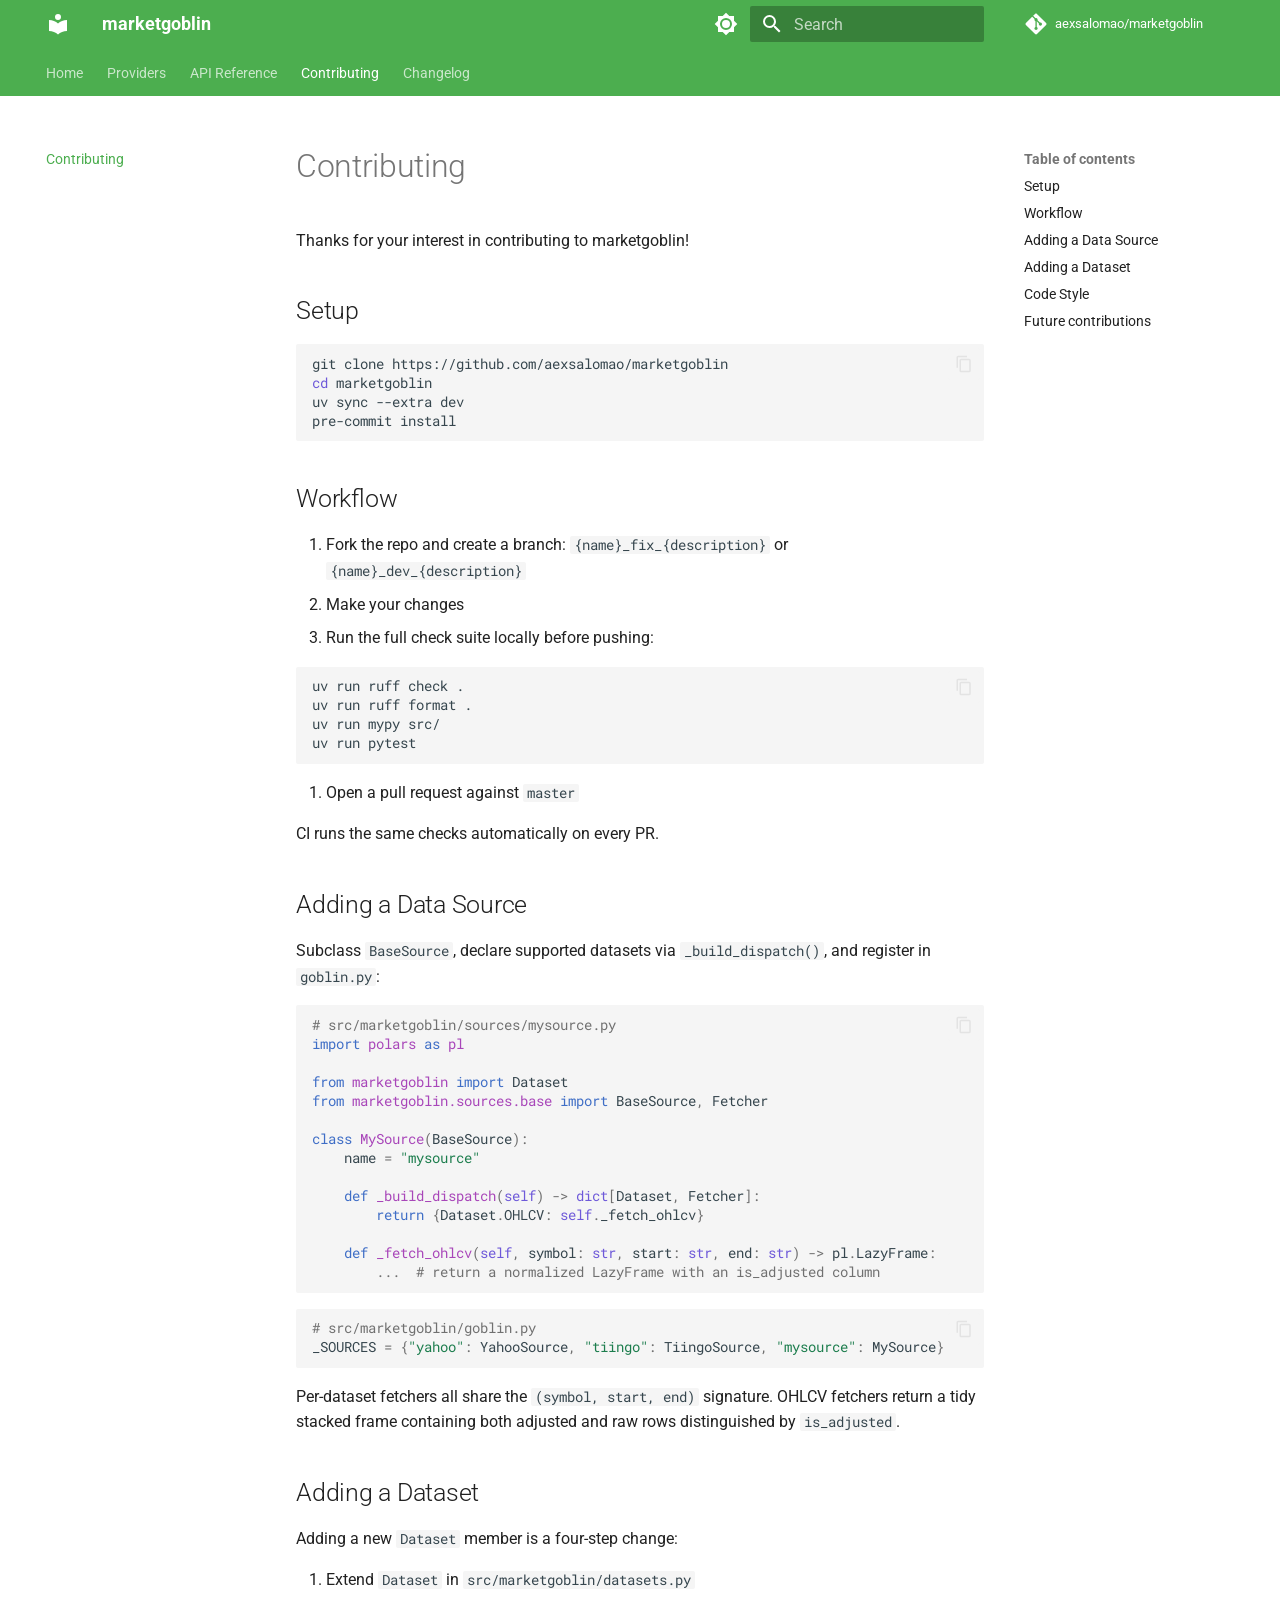
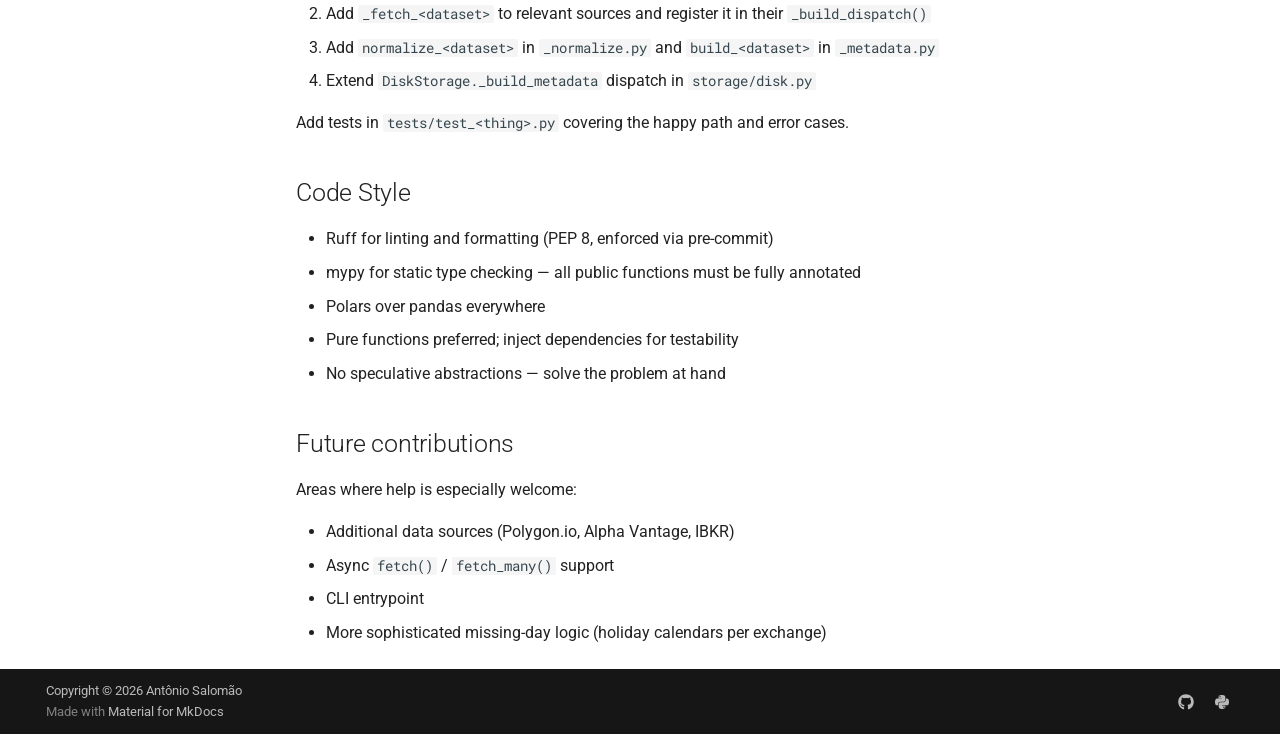
<file: contributing/index.html>
<!doctype html>
<html lang="en" class="no-js">
  <head>
    
      <meta charset="utf-8">
      <meta name="viewport" content="width=device-width,initial-scale=1">
      
        <meta name="description" content="Market data platform for downloading, storing, and snapshotting financial OHLCV data">
      
      
      
        <link rel="canonical" href="https://aexsalomao.github.io/marketgoblin/contributing/">
      
      
        <link rel="prev" href="../api/">
      
      
        <link rel="next" href="../changelog/">
      
      
        
      
      
      <link rel="icon" href="../assets/images/favicon.png">
      <meta name="generator" content="mkdocs-1.6.1, mkdocs-material-9.7.6">
    
    
      
        <title>Contributing - marketgoblin</title>
      
    
    
      <link rel="stylesheet" href="../assets/stylesheets/main.484c7ddc.min.css">
      
        
        <link rel="stylesheet" href="../assets/stylesheets/palette.ab4e12ef.min.css">
      
      


    
    
      
    
    
      
        
        
        <link rel="preconnect" href="https://fonts.gstatic.com" crossorigin>
        <link rel="stylesheet" href="https://fonts.googleapis.com/css?family=Roboto:300,300i,400,400i,700,700i%7CRoboto+Mono:400,400i,700,700i&display=fallback">
        <style>:root{--md-text-font:"Roboto";--md-code-font:"Roboto Mono"}</style>
      
    
    
      <link rel="stylesheet" href="../stylesheets/extra.css">
    
    <script>__md_scope=new URL("..",location),__md_hash=e=>[...e].reduce(((e,_)=>(e<<5)-e+_.charCodeAt(0)),0),__md_get=(e,_=localStorage,t=__md_scope)=>JSON.parse(_.getItem(t.pathname+"."+e)),__md_set=(e,_,t=localStorage,a=__md_scope)=>{try{t.setItem(a.pathname+"."+e,JSON.stringify(_))}catch(e){}}</script>
    
      

    
    
  </head>
  
  
    
    
      
    
    
    
    
    <body dir="ltr" data-md-color-scheme="default" data-md-color-primary="green" data-md-color-accent="teal">
  
    
    <input class="md-toggle" data-md-toggle="drawer" type="checkbox" id="__drawer" autocomplete="off">
    <input class="md-toggle" data-md-toggle="search" type="checkbox" id="__search" autocomplete="off">
    <label class="md-overlay" for="__drawer"></label>
    <div data-md-component="skip">
      
        
        <a href="#contributing" class="md-skip">
          Skip to content
        </a>
      
    </div>
    <div data-md-component="announce">
      
    </div>
    
    
      

<header class="md-header" data-md-component="header">
  <nav class="md-header__inner md-grid" aria-label="Header">
    <a href=".." title="marketgoblin" class="md-header__button md-logo" aria-label="marketgoblin" data-md-component="logo">
      
  
  <svg xmlns="http://www.w3.org/2000/svg" viewBox="0 0 24 24"><path d="M12 8a3 3 0 0 0 3-3 3 3 0 0 0-3-3 3 3 0 0 0-3 3 3 3 0 0 0 3 3m0 3.54C9.64 9.35 6.5 8 3 8v11c3.5 0 6.64 1.35 9 3.54 2.36-2.19 5.5-3.54 9-3.54V8c-3.5 0-6.64 1.35-9 3.54"/></svg>

    </a>
    <label class="md-header__button md-icon" for="__drawer">
      
      <svg xmlns="http://www.w3.org/2000/svg" viewBox="0 0 24 24"><path d="M3 6h18v2H3zm0 5h18v2H3zm0 5h18v2H3z"/></svg>
    </label>
    <div class="md-header__title" data-md-component="header-title">
      <div class="md-header__ellipsis">
        <div class="md-header__topic">
          <span class="md-ellipsis">
            marketgoblin
          </span>
        </div>
        <div class="md-header__topic" data-md-component="header-topic">
          <span class="md-ellipsis">
            
              Contributing
            
          </span>
        </div>
      </div>
    </div>
    
      
        <form class="md-header__option" data-md-component="palette">
  
    
    
    
    <input class="md-option" data-md-color-media="" data-md-color-scheme="default" data-md-color-primary="green" data-md-color-accent="teal"  aria-label="Switch to dark mode"  type="radio" name="__palette" id="__palette_0">
    
      <label class="md-header__button md-icon" title="Switch to dark mode" for="__palette_1" hidden>
        <svg xmlns="http://www.w3.org/2000/svg" viewBox="0 0 24 24"><path d="M12 8a4 4 0 0 0-4 4 4 4 0 0 0 4 4 4 4 0 0 0 4-4 4 4 0 0 0-4-4m0 10a6 6 0 0 1-6-6 6 6 0 0 1 6-6 6 6 0 0 1 6 6 6 6 0 0 1-6 6m8-9.31V4h-4.69L12 .69 8.69 4H4v4.69L.69 12 4 15.31V20h4.69L12 23.31 15.31 20H20v-4.69L23.31 12z"/></svg>
      </label>
    
  
    
    
    
    <input class="md-option" data-md-color-media="" data-md-color-scheme="slate" data-md-color-primary="green" data-md-color-accent="teal"  aria-label="Switch to light mode"  type="radio" name="__palette" id="__palette_1">
    
      <label class="md-header__button md-icon" title="Switch to light mode" for="__palette_0" hidden>
        <svg xmlns="http://www.w3.org/2000/svg" viewBox="0 0 24 24"><path d="M12 18c-.89 0-1.74-.2-2.5-.55C11.56 16.5 13 14.42 13 12s-1.44-4.5-3.5-5.45C10.26 6.2 11.11 6 12 6a6 6 0 0 1 6 6 6 6 0 0 1-6 6m8-9.31V4h-4.69L12 .69 8.69 4H4v4.69L.69 12 4 15.31V20h4.69L12 23.31 15.31 20H20v-4.69L23.31 12z"/></svg>
      </label>
    
  
</form>
      
    
    
      <script>var palette=__md_get("__palette");if(palette&&palette.color){if("(prefers-color-scheme)"===palette.color.media){var media=matchMedia("(prefers-color-scheme: light)"),input=document.querySelector(media.matches?"[data-md-color-media='(prefers-color-scheme: light)']":"[data-md-color-media='(prefers-color-scheme: dark)']");palette.color.media=input.getAttribute("data-md-color-media"),palette.color.scheme=input.getAttribute("data-md-color-scheme"),palette.color.primary=input.getAttribute("data-md-color-primary"),palette.color.accent=input.getAttribute("data-md-color-accent")}for(var[key,value]of Object.entries(palette.color))document.body.setAttribute("data-md-color-"+key,value)}</script>
    
    
    
      
      
        <label class="md-header__button md-icon" for="__search">
          
          <svg xmlns="http://www.w3.org/2000/svg" viewBox="0 0 24 24"><path d="M9.5 3A6.5 6.5 0 0 1 16 9.5c0 1.61-.59 3.09-1.56 4.23l.27.27h.79l5 5-1.5 1.5-5-5v-.79l-.27-.27A6.52 6.52 0 0 1 9.5 16 6.5 6.5 0 0 1 3 9.5 6.5 6.5 0 0 1 9.5 3m0 2C7 5 5 7 5 9.5S7 14 9.5 14 14 12 14 9.5 12 5 9.5 5"/></svg>
        </label>
        <div class="md-search" data-md-component="search" role="dialog">
  <label class="md-search__overlay" for="__search"></label>
  <div class="md-search__inner" role="search">
    <form class="md-search__form" name="search">
      <input type="text" class="md-search__input" name="query" aria-label="Search" placeholder="Search" autocapitalize="off" autocorrect="off" autocomplete="off" spellcheck="false" data-md-component="search-query" required>
      <label class="md-search__icon md-icon" for="__search">
        
        <svg xmlns="http://www.w3.org/2000/svg" viewBox="0 0 24 24"><path d="M9.5 3A6.5 6.5 0 0 1 16 9.5c0 1.61-.59 3.09-1.56 4.23l.27.27h.79l5 5-1.5 1.5-5-5v-.79l-.27-.27A6.52 6.52 0 0 1 9.5 16 6.5 6.5 0 0 1 3 9.5 6.5 6.5 0 0 1 9.5 3m0 2C7 5 5 7 5 9.5S7 14 9.5 14 14 12 14 9.5 12 5 9.5 5"/></svg>
        
        <svg xmlns="http://www.w3.org/2000/svg" viewBox="0 0 24 24"><path d="M20 11v2H8l5.5 5.5-1.42 1.42L4.16 12l7.92-7.92L13.5 5.5 8 11z"/></svg>
      </label>
      <nav class="md-search__options" aria-label="Search">
        
        <button type="reset" class="md-search__icon md-icon" title="Clear" aria-label="Clear" tabindex="-1">
          
          <svg xmlns="http://www.w3.org/2000/svg" viewBox="0 0 24 24"><path d="M19 6.41 17.59 5 12 10.59 6.41 5 5 6.41 10.59 12 5 17.59 6.41 19 12 13.41 17.59 19 19 17.59 13.41 12z"/></svg>
        </button>
      </nav>
      
        <div class="md-search__suggest" data-md-component="search-suggest"></div>
      
    </form>
    <div class="md-search__output">
      <div class="md-search__scrollwrap" tabindex="0" data-md-scrollfix>
        <div class="md-search-result" data-md-component="search-result">
          <div class="md-search-result__meta">
            Initializing search
          </div>
          <ol class="md-search-result__list" role="presentation"></ol>
        </div>
      </div>
    </div>
  </div>
</div>
      
    
    
      <div class="md-header__source">
        <a href="https://github.com/aexsalomao/marketgoblin" title="Go to repository" class="md-source" data-md-component="source">
  <div class="md-source__icon md-icon">
    
    <svg xmlns="http://www.w3.org/2000/svg" viewBox="0 0 448 512"><!--! Font Awesome Free 7.1.0 by @fontawesome - https://fontawesome.com License - https://fontawesome.com/license/free (Icons: CC BY 4.0, Fonts: SIL OFL 1.1, Code: MIT License) Copyright 2025 Fonticons, Inc.--><path d="M439.6 236.1 244 40.5c-5.4-5.5-12.8-8.5-20.4-8.5s-15 3-20.4 8.4L162.5 81l51.5 51.5c27.1-9.1 52.7 16.8 43.4 43.7l49.7 49.7c34.2-11.8 61.2 31 35.5 56.7-26.5 26.5-70.2-2.9-56-37.3L240.3 199v121.9c25.3 12.5 22.3 41.8 9.1 55-6.4 6.4-15.2 10.1-24.3 10.1s-17.8-3.6-24.3-10.1c-17.6-17.6-11.1-46.9 11.2-56v-123c-20.8-8.5-24.6-30.7-18.6-45L142.6 101 8.5 235.1C3 240.6 0 247.9 0 255.5s3 15 8.5 20.4l195.6 195.7c5.4 5.4 12.7 8.4 20.4 8.4s15-3 20.4-8.4l194.7-194.7c5.4-5.4 8.4-12.8 8.4-20.4s-3-15-8.4-20.4"/></svg>
  </div>
  <div class="md-source__repository">
    aexsalomao/marketgoblin
  </div>
</a>
      </div>
    
  </nav>
  
</header>
    
    <div class="md-container" data-md-component="container">
      
      
        
          
            
<nav class="md-tabs" aria-label="Tabs" data-md-component="tabs">
  <div class="md-grid">
    <ul class="md-tabs__list">
      
        
  
  
  
  
    <li class="md-tabs__item">
      <a href=".." class="md-tabs__link">
        
  
  
    
  
  Home

      </a>
    </li>
  

      
        
  
  
  
  
    <li class="md-tabs__item">
      <a href="../providers/" class="md-tabs__link">
        
  
  
    
  
  Providers

      </a>
    </li>
  

      
        
  
  
  
  
    <li class="md-tabs__item">
      <a href="../api/" class="md-tabs__link">
        
  
  
    
  
  API Reference

      </a>
    </li>
  

      
        
  
  
  
    
  
  
    <li class="md-tabs__item md-tabs__item--active">
      <a href="./" class="md-tabs__link">
        
  
  
    
  
  Contributing

      </a>
    </li>
  

      
        
  
  
  
  
    <li class="md-tabs__item">
      <a href="../changelog/" class="md-tabs__link">
        
  
  
    
  
  Changelog

      </a>
    </li>
  

      
    </ul>
  </div>
</nav>
          
        
      
      <main class="md-main" data-md-component="main">
        <div class="md-main__inner md-grid">
          
            
              
              <div class="md-sidebar md-sidebar--primary" data-md-component="sidebar" data-md-type="navigation" >
                <div class="md-sidebar__scrollwrap">
                  <div class="md-sidebar__inner">
                    


  


<nav class="md-nav md-nav--primary md-nav--lifted" aria-label="Navigation" data-md-level="0">
  <label class="md-nav__title" for="__drawer">
    <a href=".." title="marketgoblin" class="md-nav__button md-logo" aria-label="marketgoblin" data-md-component="logo">
      
  
  <svg xmlns="http://www.w3.org/2000/svg" viewBox="0 0 24 24"><path d="M12 8a3 3 0 0 0 3-3 3 3 0 0 0-3-3 3 3 0 0 0-3 3 3 3 0 0 0 3 3m0 3.54C9.64 9.35 6.5 8 3 8v11c3.5 0 6.64 1.35 9 3.54 2.36-2.19 5.5-3.54 9-3.54V8c-3.5 0-6.64 1.35-9 3.54"/></svg>

    </a>
    marketgoblin
  </label>
  
    <div class="md-nav__source">
      <a href="https://github.com/aexsalomao/marketgoblin" title="Go to repository" class="md-source" data-md-component="source">
  <div class="md-source__icon md-icon">
    
    <svg xmlns="http://www.w3.org/2000/svg" viewBox="0 0 448 512"><!--! Font Awesome Free 7.1.0 by @fontawesome - https://fontawesome.com License - https://fontawesome.com/license/free (Icons: CC BY 4.0, Fonts: SIL OFL 1.1, Code: MIT License) Copyright 2025 Fonticons, Inc.--><path d="M439.6 236.1 244 40.5c-5.4-5.5-12.8-8.5-20.4-8.5s-15 3-20.4 8.4L162.5 81l51.5 51.5c27.1-9.1 52.7 16.8 43.4 43.7l49.7 49.7c34.2-11.8 61.2 31 35.5 56.7-26.5 26.5-70.2-2.9-56-37.3L240.3 199v121.9c25.3 12.5 22.3 41.8 9.1 55-6.4 6.4-15.2 10.1-24.3 10.1s-17.8-3.6-24.3-10.1c-17.6-17.6-11.1-46.9 11.2-56v-123c-20.8-8.5-24.6-30.7-18.6-45L142.6 101 8.5 235.1C3 240.6 0 247.9 0 255.5s3 15 8.5 20.4l195.6 195.7c5.4 5.4 12.7 8.4 20.4 8.4s15-3 20.4-8.4l194.7-194.7c5.4-5.4 8.4-12.8 8.4-20.4s-3-15-8.4-20.4"/></svg>
  </div>
  <div class="md-source__repository">
    aexsalomao/marketgoblin
  </div>
</a>
    </div>
  
  <ul class="md-nav__list" data-md-scrollfix>
    
      
      
  
  
  
  
    <li class="md-nav__item">
      <a href=".." class="md-nav__link">
        
  
  
  <span class="md-ellipsis">
    
  
    Home
  

    
  </span>
  
  

      </a>
    </li>
  

    
      
      
  
  
  
  
    <li class="md-nav__item">
      <a href="../providers/" class="md-nav__link">
        
  
  
  <span class="md-ellipsis">
    
  
    Providers
  

    
  </span>
  
  

      </a>
    </li>
  

    
      
      
  
  
  
  
    <li class="md-nav__item">
      <a href="../api/" class="md-nav__link">
        
  
  
  <span class="md-ellipsis">
    
  
    API Reference
  

    
  </span>
  
  

      </a>
    </li>
  

    
      
      
  
  
    
  
  
  
    <li class="md-nav__item md-nav__item--active">
      
      <input class="md-nav__toggle md-toggle" type="checkbox" id="__toc">
      
      
        
      
      
        <label class="md-nav__link md-nav__link--active" for="__toc">
          
  
  
  <span class="md-ellipsis">
    
  
    Contributing
  

    
  </span>
  
  

          <span class="md-nav__icon md-icon"></span>
        </label>
      
      <a href="./" class="md-nav__link md-nav__link--active">
        
  
  
  <span class="md-ellipsis">
    
  
    Contributing
  

    
  </span>
  
  

      </a>
      
        

<nav class="md-nav md-nav--secondary" aria-label="Table of contents">
  
  
  
    
  
  
    <label class="md-nav__title" for="__toc">
      <span class="md-nav__icon md-icon"></span>
      Table of contents
    </label>
    <ul class="md-nav__list" data-md-component="toc" data-md-scrollfix>
      
        <li class="md-nav__item">
  <a href="#setup" class="md-nav__link">
    <span class="md-ellipsis">
      
        Setup
      
    </span>
  </a>
  
</li>
      
        <li class="md-nav__item">
  <a href="#workflow" class="md-nav__link">
    <span class="md-ellipsis">
      
        Workflow
      
    </span>
  </a>
  
</li>
      
        <li class="md-nav__item">
  <a href="#adding-a-data-source" class="md-nav__link">
    <span class="md-ellipsis">
      
        Adding a Data Source
      
    </span>
  </a>
  
</li>
      
        <li class="md-nav__item">
  <a href="#adding-a-dataset" class="md-nav__link">
    <span class="md-ellipsis">
      
        Adding a Dataset
      
    </span>
  </a>
  
</li>
      
        <li class="md-nav__item">
  <a href="#code-style" class="md-nav__link">
    <span class="md-ellipsis">
      
        Code Style
      
    </span>
  </a>
  
</li>
      
        <li class="md-nav__item">
  <a href="#future-contributions" class="md-nav__link">
    <span class="md-ellipsis">
      
        Future contributions
      
    </span>
  </a>
  
</li>
      
    </ul>
  
</nav>
      
    </li>
  

    
      
      
  
  
  
  
    <li class="md-nav__item">
      <a href="../changelog/" class="md-nav__link">
        
  
  
  <span class="md-ellipsis">
    
  
    Changelog
  

    
  </span>
  
  

      </a>
    </li>
  

    
  </ul>
</nav>
                  </div>
                </div>
              </div>
            
            
              
              <div class="md-sidebar md-sidebar--secondary" data-md-component="sidebar" data-md-type="toc" >
                <div class="md-sidebar__scrollwrap">
                  <div class="md-sidebar__inner">
                    

<nav class="md-nav md-nav--secondary" aria-label="Table of contents">
  
  
  
    
  
  
    <label class="md-nav__title" for="__toc">
      <span class="md-nav__icon md-icon"></span>
      Table of contents
    </label>
    <ul class="md-nav__list" data-md-component="toc" data-md-scrollfix>
      
        <li class="md-nav__item">
  <a href="#setup" class="md-nav__link">
    <span class="md-ellipsis">
      
        Setup
      
    </span>
  </a>
  
</li>
      
        <li class="md-nav__item">
  <a href="#workflow" class="md-nav__link">
    <span class="md-ellipsis">
      
        Workflow
      
    </span>
  </a>
  
</li>
      
        <li class="md-nav__item">
  <a href="#adding-a-data-source" class="md-nav__link">
    <span class="md-ellipsis">
      
        Adding a Data Source
      
    </span>
  </a>
  
</li>
      
        <li class="md-nav__item">
  <a href="#adding-a-dataset" class="md-nav__link">
    <span class="md-ellipsis">
      
        Adding a Dataset
      
    </span>
  </a>
  
</li>
      
        <li class="md-nav__item">
  <a href="#code-style" class="md-nav__link">
    <span class="md-ellipsis">
      
        Code Style
      
    </span>
  </a>
  
</li>
      
        <li class="md-nav__item">
  <a href="#future-contributions" class="md-nav__link">
    <span class="md-ellipsis">
      
        Future contributions
      
    </span>
  </a>
  
</li>
      
    </ul>
  
</nav>
                  </div>
                </div>
              </div>
            
          
          
            <div class="md-content" data-md-component="content">
              
              <article class="md-content__inner md-typeset">
                
                  


  
  


<h1 id="contributing">Contributing</h1>
<p>Thanks for your interest in contributing to marketgoblin!</p>
<h2 id="setup">Setup</h2>
<div class="highlight"><pre><span></span><code><a id="__codelineno-0-1" name="__codelineno-0-1" href="#__codelineno-0-1"></a>git<span class="w"> </span>clone<span class="w"> </span>https://github.com/aexsalomao/marketgoblin
<a id="__codelineno-0-2" name="__codelineno-0-2" href="#__codelineno-0-2"></a><span class="nb">cd</span><span class="w"> </span>marketgoblin
<a id="__codelineno-0-3" name="__codelineno-0-3" href="#__codelineno-0-3"></a>uv<span class="w"> </span>sync<span class="w"> </span>--extra<span class="w"> </span>dev
<a id="__codelineno-0-4" name="__codelineno-0-4" href="#__codelineno-0-4"></a>pre-commit<span class="w"> </span>install
</code></pre></div>
<h2 id="workflow">Workflow</h2>
<ol>
<li>Fork the repo and create a branch: <code>{name}_fix_{description}</code> or <code>{name}_dev_{description}</code></li>
<li>Make your changes</li>
<li>Run the full check suite locally before pushing:</li>
</ol>
<div class="highlight"><pre><span></span><code><a id="__codelineno-1-1" name="__codelineno-1-1" href="#__codelineno-1-1"></a>uv<span class="w"> </span>run<span class="w"> </span>ruff<span class="w"> </span>check<span class="w"> </span>.
<a id="__codelineno-1-2" name="__codelineno-1-2" href="#__codelineno-1-2"></a>uv<span class="w"> </span>run<span class="w"> </span>ruff<span class="w"> </span>format<span class="w"> </span>.
<a id="__codelineno-1-3" name="__codelineno-1-3" href="#__codelineno-1-3"></a>uv<span class="w"> </span>run<span class="w"> </span>mypy<span class="w"> </span>src/
<a id="__codelineno-1-4" name="__codelineno-1-4" href="#__codelineno-1-4"></a>uv<span class="w"> </span>run<span class="w"> </span>pytest
</code></pre></div>
<ol>
<li>Open a pull request against <code>master</code></li>
</ol>
<p>CI runs the same checks automatically on every PR.</p>
<h2 id="adding-a-data-source">Adding a Data Source</h2>
<p>Subclass <code>BaseSource</code>, declare supported datasets via <code>_build_dispatch()</code>, and register in <code>goblin.py</code>:</p>
<div class="highlight"><pre><span></span><code><a id="__codelineno-2-1" name="__codelineno-2-1" href="#__codelineno-2-1"></a><span class="c1"># src/marketgoblin/sources/mysource.py</span>
<a id="__codelineno-2-2" name="__codelineno-2-2" href="#__codelineno-2-2"></a><span class="kn">import</span><span class="w"> </span><span class="nn">polars</span><span class="w"> </span><span class="k">as</span><span class="w"> </span><span class="nn">pl</span>
<a id="__codelineno-2-3" name="__codelineno-2-3" href="#__codelineno-2-3"></a>
<a id="__codelineno-2-4" name="__codelineno-2-4" href="#__codelineno-2-4"></a><span class="kn">from</span><span class="w"> </span><span class="nn">marketgoblin</span><span class="w"> </span><span class="kn">import</span> <span class="n">Dataset</span>
<a id="__codelineno-2-5" name="__codelineno-2-5" href="#__codelineno-2-5"></a><span class="kn">from</span><span class="w"> </span><span class="nn">marketgoblin.sources.base</span><span class="w"> </span><span class="kn">import</span> <span class="n">BaseSource</span><span class="p">,</span> <span class="n">Fetcher</span>
<a id="__codelineno-2-6" name="__codelineno-2-6" href="#__codelineno-2-6"></a>
<a id="__codelineno-2-7" name="__codelineno-2-7" href="#__codelineno-2-7"></a><span class="k">class</span><span class="w"> </span><span class="nc">MySource</span><span class="p">(</span><span class="n">BaseSource</span><span class="p">):</span>
<a id="__codelineno-2-8" name="__codelineno-2-8" href="#__codelineno-2-8"></a>    <span class="n">name</span> <span class="o">=</span> <span class="s2">&quot;mysource&quot;</span>
<a id="__codelineno-2-9" name="__codelineno-2-9" href="#__codelineno-2-9"></a>
<a id="__codelineno-2-10" name="__codelineno-2-10" href="#__codelineno-2-10"></a>    <span class="k">def</span><span class="w"> </span><span class="nf">_build_dispatch</span><span class="p">(</span><span class="bp">self</span><span class="p">)</span> <span class="o">-&gt;</span> <span class="nb">dict</span><span class="p">[</span><span class="n">Dataset</span><span class="p">,</span> <span class="n">Fetcher</span><span class="p">]:</span>
<a id="__codelineno-2-11" name="__codelineno-2-11" href="#__codelineno-2-11"></a>        <span class="k">return</span> <span class="p">{</span><span class="n">Dataset</span><span class="o">.</span><span class="n">OHLCV</span><span class="p">:</span> <span class="bp">self</span><span class="o">.</span><span class="n">_fetch_ohlcv</span><span class="p">}</span>
<a id="__codelineno-2-12" name="__codelineno-2-12" href="#__codelineno-2-12"></a>
<a id="__codelineno-2-13" name="__codelineno-2-13" href="#__codelineno-2-13"></a>    <span class="k">def</span><span class="w"> </span><span class="nf">_fetch_ohlcv</span><span class="p">(</span><span class="bp">self</span><span class="p">,</span> <span class="n">symbol</span><span class="p">:</span> <span class="nb">str</span><span class="p">,</span> <span class="n">start</span><span class="p">:</span> <span class="nb">str</span><span class="p">,</span> <span class="n">end</span><span class="p">:</span> <span class="nb">str</span><span class="p">)</span> <span class="o">-&gt;</span> <span class="n">pl</span><span class="o">.</span><span class="n">LazyFrame</span><span class="p">:</span>
<a id="__codelineno-2-14" name="__codelineno-2-14" href="#__codelineno-2-14"></a>        <span class="o">...</span>  <span class="c1"># return a normalized LazyFrame with an is_adjusted column</span>
</code></pre></div>
<div class="highlight"><pre><span></span><code><a id="__codelineno-3-1" name="__codelineno-3-1" href="#__codelineno-3-1"></a><span class="c1"># src/marketgoblin/goblin.py</span>
<a id="__codelineno-3-2" name="__codelineno-3-2" href="#__codelineno-3-2"></a><span class="n">_SOURCES</span> <span class="o">=</span> <span class="p">{</span><span class="s2">&quot;yahoo&quot;</span><span class="p">:</span> <span class="n">YahooSource</span><span class="p">,</span> <span class="s2">&quot;tiingo&quot;</span><span class="p">:</span> <span class="n">TiingoSource</span><span class="p">,</span> <span class="s2">&quot;mysource&quot;</span><span class="p">:</span> <span class="n">MySource</span><span class="p">}</span>
</code></pre></div>
<p>Per-dataset fetchers all share the <code>(symbol, start, end)</code> signature. OHLCV fetchers return a tidy stacked frame containing both adjusted and raw rows distinguished by <code>is_adjusted</code>.</p>
<h2 id="adding-a-dataset">Adding a Dataset</h2>
<p>Adding a new <code>Dataset</code> member is a four-step change:</p>
<ol>
<li>Extend <code>Dataset</code> in <code>src/marketgoblin/datasets.py</code></li>
<li>Add <code>_fetch_&lt;dataset&gt;</code> to relevant sources and register it in their <code>_build_dispatch()</code></li>
<li>Add <code>normalize_&lt;dataset&gt;</code> in <code>_normalize.py</code> and <code>build_&lt;dataset&gt;</code> in <code>_metadata.py</code></li>
<li>Extend <code>DiskStorage._build_metadata</code> dispatch in <code>storage/disk.py</code></li>
</ol>
<p>Add tests in <code>tests/test_&lt;thing&gt;.py</code> covering the happy path and error cases.</p>
<h2 id="code-style">Code Style</h2>
<ul>
<li>Ruff for linting and formatting (PEP 8, enforced via pre-commit)</li>
<li>mypy for static type checking — all public functions must be fully annotated</li>
<li>Polars over pandas everywhere</li>
<li>Pure functions preferred; inject dependencies for testability</li>
<li>No speculative abstractions — solve the problem at hand</li>
</ul>
<h2 id="future-contributions">Future contributions</h2>
<p>Areas where help is especially welcome:</p>
<ul>
<li>Additional data sources (Polygon.io, Alpha Vantage, IBKR)</li>
<li>Async <code>fetch()</code> / <code>fetch_many()</code> support</li>
<li>CLI entrypoint</li>
<li>More sophisticated missing-day logic (holiday calendars per exchange)</li>
</ul>












                
              </article>
            </div>
          
          
  <script>var tabs=__md_get("__tabs");if(Array.isArray(tabs))e:for(var set of document.querySelectorAll(".tabbed-set")){var labels=set.querySelector(".tabbed-labels");for(var tab of tabs)for(var label of labels.getElementsByTagName("label"))if(label.innerText.trim()===tab){var input=document.getElementById(label.htmlFor);input.checked=!0;continue e}}</script>

<script>var target=document.getElementById(location.hash.slice(1));target&&target.name&&(target.checked=target.name.startsWith("__tabbed_"))</script>
        </div>
        
          <button type="button" class="md-top md-icon" data-md-component="top" hidden>
  
  <svg xmlns="http://www.w3.org/2000/svg" viewBox="0 0 24 24"><path d="M13 20h-2V8l-5.5 5.5-1.42-1.42L12 4.16l7.92 7.92-1.42 1.42L13 8z"/></svg>
  Back to top
</button>
        
      </main>
      
        <footer class="md-footer">
  
  <div class="md-footer-meta md-typeset">
    <div class="md-footer-meta__inner md-grid">
      <div class="md-copyright">
  
    <div class="md-copyright__highlight">
      Copyright &copy; 2026 Antônio Salomão
    </div>
  
  
    Made with
    <a href="https://squidfunk.github.io/mkdocs-material/" target="_blank" rel="noopener">
      Material for MkDocs
    </a>
  
</div>
      
        
<div class="md-social">
  
    
    
    
    
    <a href="https://github.com/aexsalomao/marketgoblin" target="_blank" rel="noopener" title="GitHub" class="md-social__link">
      <svg xmlns="http://www.w3.org/2000/svg" viewBox="0 0 512 512"><!--! Font Awesome Free 7.1.0 by @fontawesome - https://fontawesome.com License - https://fontawesome.com/license/free (Icons: CC BY 4.0, Fonts: SIL OFL 1.1, Code: MIT License) Copyright 2025 Fonticons, Inc.--><path d="M173.9 397.4c0 2-2.3 3.6-5.2 3.6-3.3.3-5.6-1.3-5.6-3.6 0-2 2.3-3.6 5.2-3.6 3-.3 5.6 1.3 5.6 3.6m-31.1-4.5c-.7 2 1.3 4.3 4.3 4.9 2.6 1 5.6 0 6.2-2s-1.3-4.3-4.3-5.2c-2.6-.7-5.5.3-6.2 2.3m44.2-1.7c-2.9.7-4.9 2.6-4.6 4.9.3 2 2.9 3.3 5.9 2.6 2.9-.7 4.9-2.6 4.6-4.6-.3-1.9-3-3.2-5.9-2.9M252.8 8C114.1 8 8 113.3 8 252c0 110.9 69.8 205.8 169.5 239.2 12.8 2.3 17.3-5.6 17.3-12.1 0-6.2-.3-40.4-.3-61.4 0 0-70 15-84.7-29.8 0 0-11.4-29.1-27.8-36.6 0 0-22.9-15.7 1.6-15.4 0 0 24.9 2 38.6 25.8 21.9 38.6 58.6 27.5 72.9 20.9 2.3-16 8.8-27.1 16-33.7-55.9-6.2-112.3-14.3-112.3-110.5 0-27.5 7.6-41.3 23.6-58.9-2.6-6.5-11.1-33.3 2.6-67.9 20.9-6.5 69 27 69 27 20-5.6 41.5-8.5 62.8-8.5s42.8 2.9 62.8 8.5c0 0 48.1-33.6 69-27 13.7 34.7 5.2 61.4 2.6 67.9 16 17.7 25.8 31.5 25.8 58.9 0 96.5-58.9 104.2-114.8 110.5 9.2 7.9 17 22.9 17 46.4 0 33.7-.3 75.4-.3 83.6 0 6.5 4.6 14.4 17.3 12.1C436.2 457.8 504 362.9 504 252 504 113.3 391.5 8 252.8 8M105.2 352.9c-1.3 1-1 3.3.7 5.2 1.6 1.6 3.9 2.3 5.2 1 1.3-1 1-3.3-.7-5.2-1.6-1.6-3.9-2.3-5.2-1m-10.8-8.1c-.7 1.3.3 2.9 2.3 3.9 1.6 1 3.6.7 4.3-.7.7-1.3-.3-2.9-2.3-3.9-2-.6-3.6-.3-4.3.7m32.4 35.6c-1.6 1.3-1 4.3 1.3 6.2 2.3 2.3 5.2 2.6 6.5 1 1.3-1.3.7-4.3-1.3-6.2-2.2-2.3-5.2-2.6-6.5-1m-11.4-14.7c-1.6 1-1.6 3.6 0 5.9s4.3 3.3 5.6 2.3c1.6-1.3 1.6-3.9 0-6.2-1.4-2.3-4-3.3-5.6-2"/></svg>
    </a>
  
    
    
    
    
    <a href="https://pypi.org/project/marketgoblin/" target="_blank" rel="noopener" title="PyPI" class="md-social__link">
      <svg xmlns="http://www.w3.org/2000/svg" viewBox="0 0 448 512"><!--! Font Awesome Free 7.1.0 by @fontawesome - https://fontawesome.com License - https://fontawesome.com/license/free (Icons: CC BY 4.0, Fonts: SIL OFL 1.1, Code: MIT License) Copyright 2025 Fonticons, Inc.--><path d="M439.8 200.5c-7.7-30.9-22.3-54.2-53.4-54.2h-40.1v47.4c0 36.8-31.2 67.8-66.8 67.8H172.7c-29.2 0-53.4 25-53.4 54.3v101.8c0 29 25.2 46 53.4 54.3 33.8 9.9 66.3 11.7 106.8 0 26.9-7.8 53.4-23.5 53.4-54.3v-40.7H226.2v-13.6h160.2c31.1 0 42.6-21.7 53.4-54.2 11.2-33.5 10.7-65.7 0-108.6M286.2 444.7a20.4 20.4 0 1 1 0-40.7 20.4 20.4 0 1 1 0 40.7M167.8 248.1h106.8c29.7 0 53.4-24.5 53.4-54.3V91.9c0-29-24.4-50.7-53.4-55.6-35.8-5.9-74.7-5.6-106.8.1-45.2 8-53.4 24.7-53.4 55.6v40.7h106.9v13.6h-147c-31.1 0-58.3 18.7-66.8 54.2-9.8 40.7-10.2 66.1 0 108.6 7.6 31.6 25.7 54.2 56.8 54.2H101v-48.8c0-35.3 30.5-66.4 66.8-66.4m-6.6-183.4a20.4 20.4 0 1 1 0 40.8 20.4 20.4 0 1 1 0-40.8"/></svg>
    </a>
  
</div>
      
    </div>
  </div>
</footer>
      
    </div>
    <div class="md-dialog" data-md-component="dialog">
      <div class="md-dialog__inner md-typeset"></div>
    </div>
    
    
    
      
      
      <script id="__config" type="application/json">{"annotate": null, "base": "..", "features": ["navigation.tabs", "navigation.instant", "navigation.tracking", "navigation.sections", "navigation.top", "toc.follow", "search.suggest", "search.highlight", "content.code.copy", "content.code.annotate", "content.tabs.link"], "search": "../assets/javascripts/workers/search.2c215733.min.js", "tags": null, "translations": {"clipboard.copied": "Copied to clipboard", "clipboard.copy": "Copy to clipboard", "search.result.more.one": "1 more on this page", "search.result.more.other": "# more on this page", "search.result.none": "No matching documents", "search.result.one": "1 matching document", "search.result.other": "# matching documents", "search.result.placeholder": "Type to start searching", "search.result.term.missing": "Missing", "select.version": "Select version"}, "version": null}</script>
    
    
      <script src="../assets/javascripts/bundle.79ae519e.min.js"></script>
      
    
  </body>
</html>
</file>
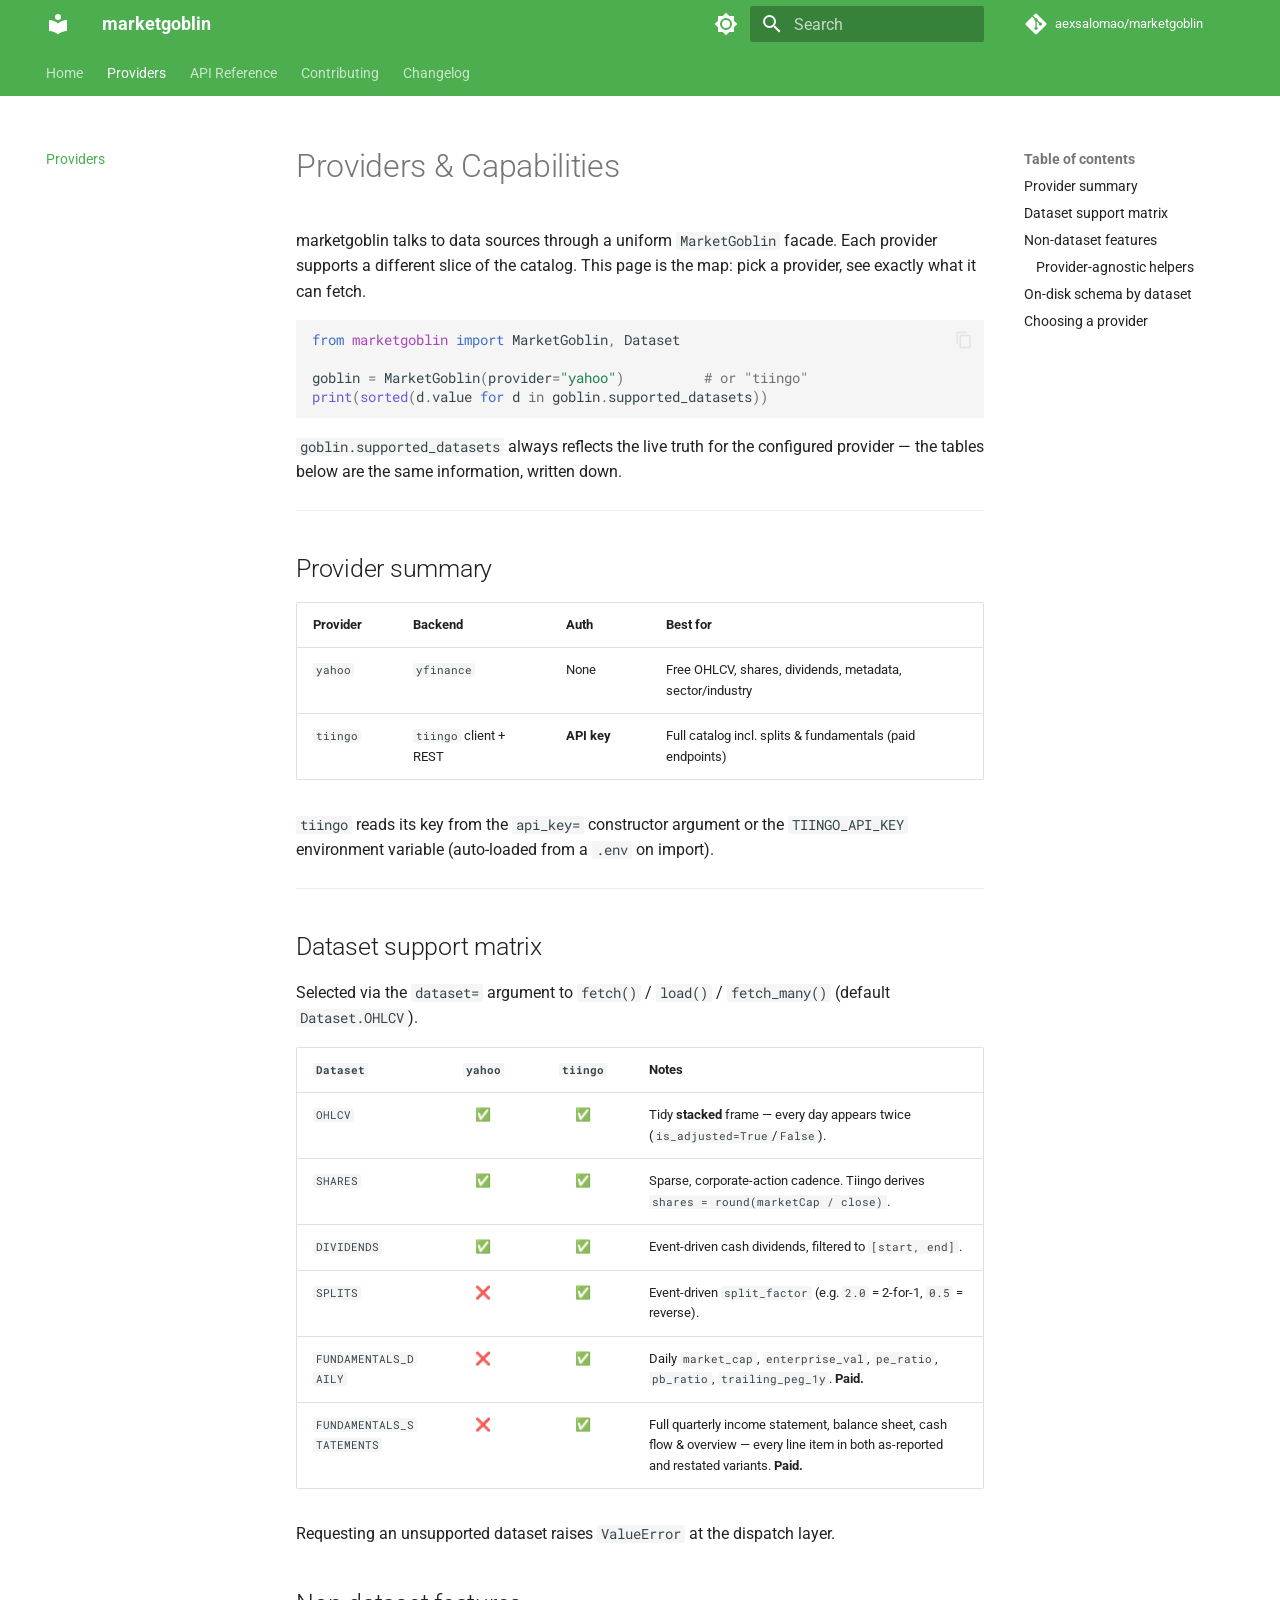
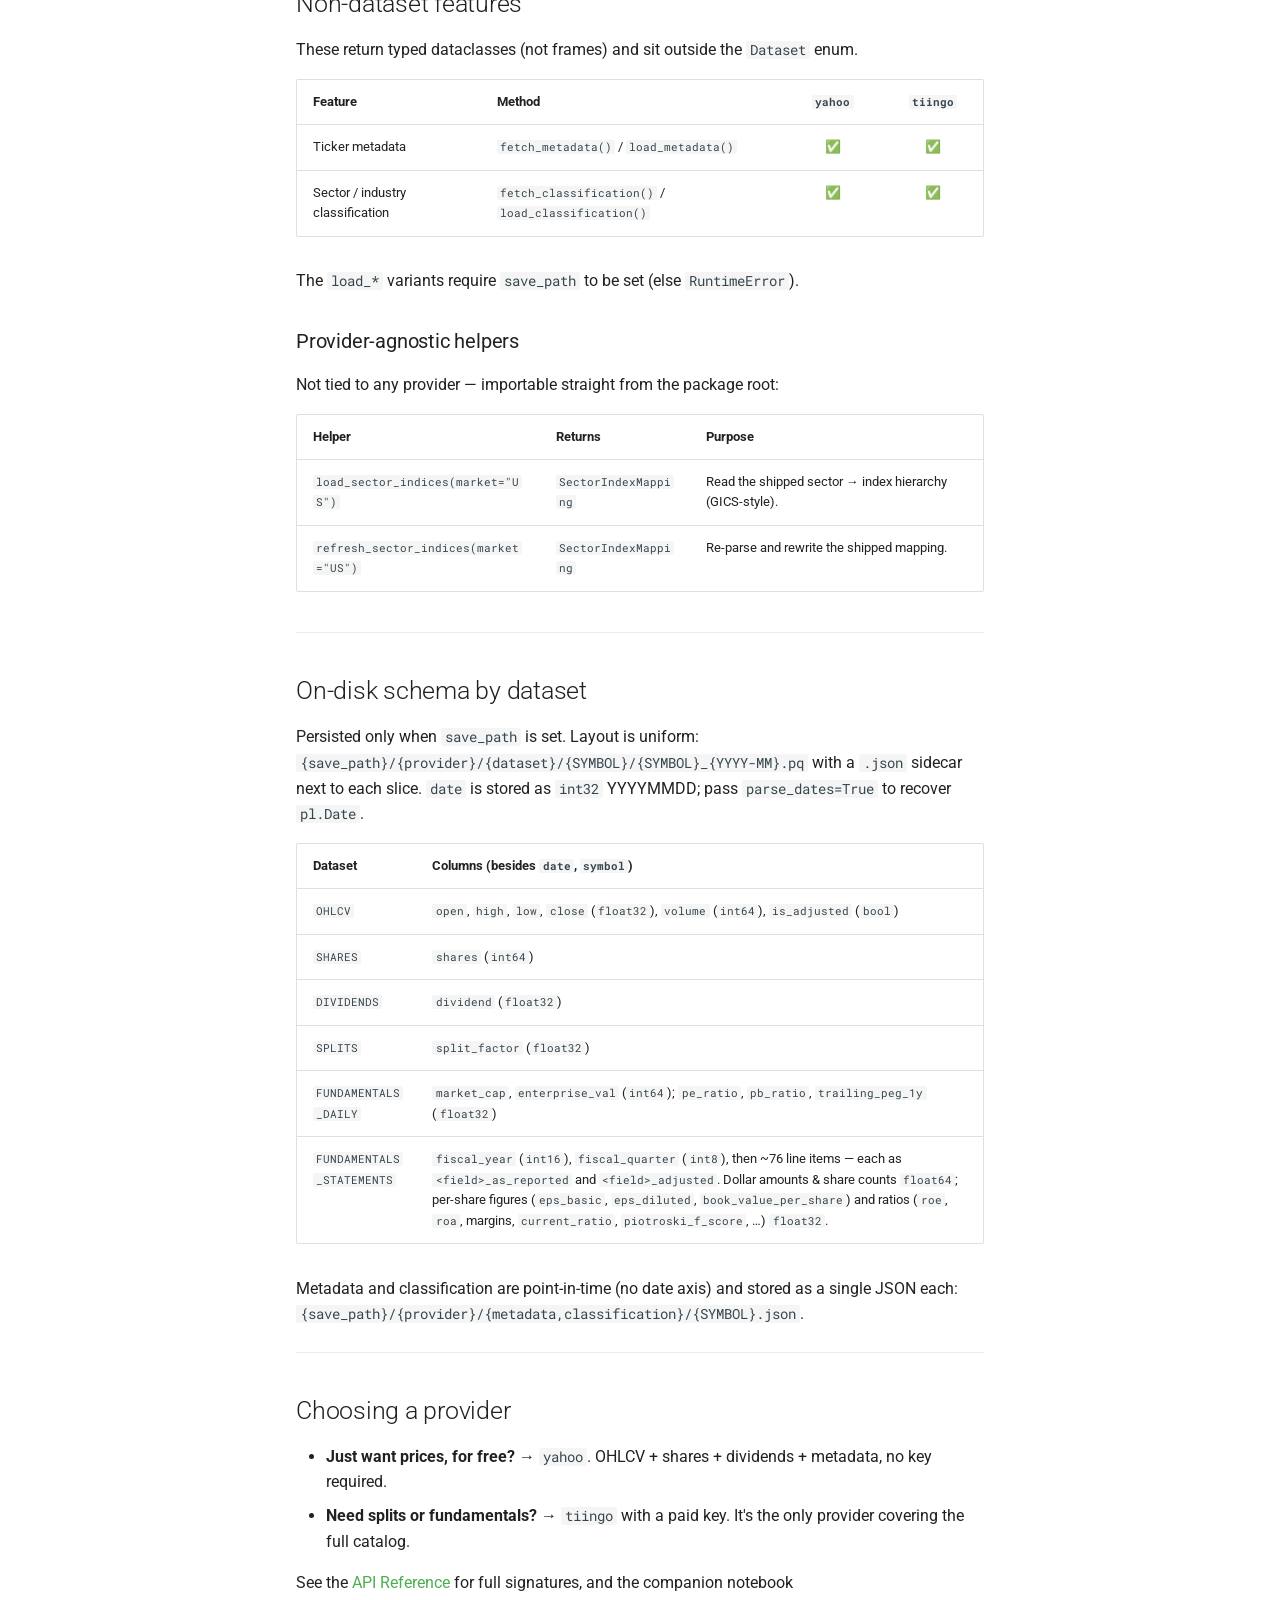
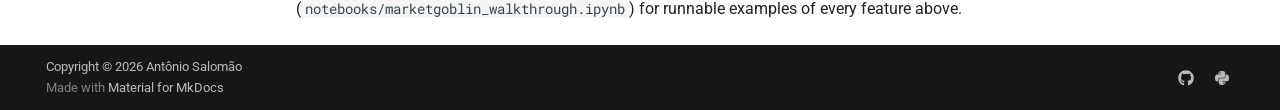
<file: providers/index.html>
<!doctype html>
<html lang="en" class="no-js">
  <head>
    
      <meta charset="utf-8">
      <meta name="viewport" content="width=device-width,initial-scale=1">
      
        <meta name="description" content="Market data platform for downloading, storing, and snapshotting financial OHLCV data">
      
      
      
        <link rel="canonical" href="https://aexsalomao.github.io/marketgoblin/providers/">
      
      
        <link rel="prev" href="..">
      
      
        <link rel="next" href="../api/">
      
      
        
      
      
      <link rel="icon" href="../assets/images/favicon.png">
      <meta name="generator" content="mkdocs-1.6.1, mkdocs-material-9.7.6">
    
    
      
        <title>Providers - marketgoblin</title>
      
    
    
      <link rel="stylesheet" href="../assets/stylesheets/main.484c7ddc.min.css">
      
        
        <link rel="stylesheet" href="../assets/stylesheets/palette.ab4e12ef.min.css">
      
      


    
    
      
    
    
      
        
        
        <link rel="preconnect" href="https://fonts.gstatic.com" crossorigin>
        <link rel="stylesheet" href="https://fonts.googleapis.com/css?family=Roboto:300,300i,400,400i,700,700i%7CRoboto+Mono:400,400i,700,700i&display=fallback">
        <style>:root{--md-text-font:"Roboto";--md-code-font:"Roboto Mono"}</style>
      
    
    
      <link rel="stylesheet" href="../stylesheets/extra.css">
    
    <script>__md_scope=new URL("..",location),__md_hash=e=>[...e].reduce(((e,_)=>(e<<5)-e+_.charCodeAt(0)),0),__md_get=(e,_=localStorage,t=__md_scope)=>JSON.parse(_.getItem(t.pathname+"."+e)),__md_set=(e,_,t=localStorage,a=__md_scope)=>{try{t.setItem(a.pathname+"."+e,JSON.stringify(_))}catch(e){}}</script>
    
      

    
    
  </head>
  
  
    
    
      
    
    
    
    
    <body dir="ltr" data-md-color-scheme="default" data-md-color-primary="green" data-md-color-accent="teal">
  
    
    <input class="md-toggle" data-md-toggle="drawer" type="checkbox" id="__drawer" autocomplete="off">
    <input class="md-toggle" data-md-toggle="search" type="checkbox" id="__search" autocomplete="off">
    <label class="md-overlay" for="__drawer"></label>
    <div data-md-component="skip">
      
        
        <a href="#providers-capabilities" class="md-skip">
          Skip to content
        </a>
      
    </div>
    <div data-md-component="announce">
      
    </div>
    
    
      

<header class="md-header" data-md-component="header">
  <nav class="md-header__inner md-grid" aria-label="Header">
    <a href=".." title="marketgoblin" class="md-header__button md-logo" aria-label="marketgoblin" data-md-component="logo">
      
  
  <svg xmlns="http://www.w3.org/2000/svg" viewBox="0 0 24 24"><path d="M12 8a3 3 0 0 0 3-3 3 3 0 0 0-3-3 3 3 0 0 0-3 3 3 3 0 0 0 3 3m0 3.54C9.64 9.35 6.5 8 3 8v11c3.5 0 6.64 1.35 9 3.54 2.36-2.19 5.5-3.54 9-3.54V8c-3.5 0-6.64 1.35-9 3.54"/></svg>

    </a>
    <label class="md-header__button md-icon" for="__drawer">
      
      <svg xmlns="http://www.w3.org/2000/svg" viewBox="0 0 24 24"><path d="M3 6h18v2H3zm0 5h18v2H3zm0 5h18v2H3z"/></svg>
    </label>
    <div class="md-header__title" data-md-component="header-title">
      <div class="md-header__ellipsis">
        <div class="md-header__topic">
          <span class="md-ellipsis">
            marketgoblin
          </span>
        </div>
        <div class="md-header__topic" data-md-component="header-topic">
          <span class="md-ellipsis">
            
              Providers
            
          </span>
        </div>
      </div>
    </div>
    
      
        <form class="md-header__option" data-md-component="palette">
  
    
    
    
    <input class="md-option" data-md-color-media="" data-md-color-scheme="default" data-md-color-primary="green" data-md-color-accent="teal"  aria-label="Switch to dark mode"  type="radio" name="__palette" id="__palette_0">
    
      <label class="md-header__button md-icon" title="Switch to dark mode" for="__palette_1" hidden>
        <svg xmlns="http://www.w3.org/2000/svg" viewBox="0 0 24 24"><path d="M12 8a4 4 0 0 0-4 4 4 4 0 0 0 4 4 4 4 0 0 0 4-4 4 4 0 0 0-4-4m0 10a6 6 0 0 1-6-6 6 6 0 0 1 6-6 6 6 0 0 1 6 6 6 6 0 0 1-6 6m8-9.31V4h-4.69L12 .69 8.69 4H4v4.69L.69 12 4 15.31V20h4.69L12 23.31 15.31 20H20v-4.69L23.31 12z"/></svg>
      </label>
    
  
    
    
    
    <input class="md-option" data-md-color-media="" data-md-color-scheme="slate" data-md-color-primary="green" data-md-color-accent="teal"  aria-label="Switch to light mode"  type="radio" name="__palette" id="__palette_1">
    
      <label class="md-header__button md-icon" title="Switch to light mode" for="__palette_0" hidden>
        <svg xmlns="http://www.w3.org/2000/svg" viewBox="0 0 24 24"><path d="M12 18c-.89 0-1.74-.2-2.5-.55C11.56 16.5 13 14.42 13 12s-1.44-4.5-3.5-5.45C10.26 6.2 11.11 6 12 6a6 6 0 0 1 6 6 6 6 0 0 1-6 6m8-9.31V4h-4.69L12 .69 8.69 4H4v4.69L.69 12 4 15.31V20h4.69L12 23.31 15.31 20H20v-4.69L23.31 12z"/></svg>
      </label>
    
  
</form>
      
    
    
      <script>var palette=__md_get("__palette");if(palette&&palette.color){if("(prefers-color-scheme)"===palette.color.media){var media=matchMedia("(prefers-color-scheme: light)"),input=document.querySelector(media.matches?"[data-md-color-media='(prefers-color-scheme: light)']":"[data-md-color-media='(prefers-color-scheme: dark)']");palette.color.media=input.getAttribute("data-md-color-media"),palette.color.scheme=input.getAttribute("data-md-color-scheme"),palette.color.primary=input.getAttribute("data-md-color-primary"),palette.color.accent=input.getAttribute("data-md-color-accent")}for(var[key,value]of Object.entries(palette.color))document.body.setAttribute("data-md-color-"+key,value)}</script>
    
    
    
      
      
        <label class="md-header__button md-icon" for="__search">
          
          <svg xmlns="http://www.w3.org/2000/svg" viewBox="0 0 24 24"><path d="M9.5 3A6.5 6.5 0 0 1 16 9.5c0 1.61-.59 3.09-1.56 4.23l.27.27h.79l5 5-1.5 1.5-5-5v-.79l-.27-.27A6.52 6.52 0 0 1 9.5 16 6.5 6.5 0 0 1 3 9.5 6.5 6.5 0 0 1 9.5 3m0 2C7 5 5 7 5 9.5S7 14 9.5 14 14 12 14 9.5 12 5 9.5 5"/></svg>
        </label>
        <div class="md-search" data-md-component="search" role="dialog">
  <label class="md-search__overlay" for="__search"></label>
  <div class="md-search__inner" role="search">
    <form class="md-search__form" name="search">
      <input type="text" class="md-search__input" name="query" aria-label="Search" placeholder="Search" autocapitalize="off" autocorrect="off" autocomplete="off" spellcheck="false" data-md-component="search-query" required>
      <label class="md-search__icon md-icon" for="__search">
        
        <svg xmlns="http://www.w3.org/2000/svg" viewBox="0 0 24 24"><path d="M9.5 3A6.5 6.5 0 0 1 16 9.5c0 1.61-.59 3.09-1.56 4.23l.27.27h.79l5 5-1.5 1.5-5-5v-.79l-.27-.27A6.52 6.52 0 0 1 9.5 16 6.5 6.5 0 0 1 3 9.5 6.5 6.5 0 0 1 9.5 3m0 2C7 5 5 7 5 9.5S7 14 9.5 14 14 12 14 9.5 12 5 9.5 5"/></svg>
        
        <svg xmlns="http://www.w3.org/2000/svg" viewBox="0 0 24 24"><path d="M20 11v2H8l5.5 5.5-1.42 1.42L4.16 12l7.92-7.92L13.5 5.5 8 11z"/></svg>
      </label>
      <nav class="md-search__options" aria-label="Search">
        
        <button type="reset" class="md-search__icon md-icon" title="Clear" aria-label="Clear" tabindex="-1">
          
          <svg xmlns="http://www.w3.org/2000/svg" viewBox="0 0 24 24"><path d="M19 6.41 17.59 5 12 10.59 6.41 5 5 6.41 10.59 12 5 17.59 6.41 19 12 13.41 17.59 19 19 17.59 13.41 12z"/></svg>
        </button>
      </nav>
      
        <div class="md-search__suggest" data-md-component="search-suggest"></div>
      
    </form>
    <div class="md-search__output">
      <div class="md-search__scrollwrap" tabindex="0" data-md-scrollfix>
        <div class="md-search-result" data-md-component="search-result">
          <div class="md-search-result__meta">
            Initializing search
          </div>
          <ol class="md-search-result__list" role="presentation"></ol>
        </div>
      </div>
    </div>
  </div>
</div>
      
    
    
      <div class="md-header__source">
        <a href="https://github.com/aexsalomao/marketgoblin" title="Go to repository" class="md-source" data-md-component="source">
  <div class="md-source__icon md-icon">
    
    <svg xmlns="http://www.w3.org/2000/svg" viewBox="0 0 448 512"><!--! Font Awesome Free 7.1.0 by @fontawesome - https://fontawesome.com License - https://fontawesome.com/license/free (Icons: CC BY 4.0, Fonts: SIL OFL 1.1, Code: MIT License) Copyright 2025 Fonticons, Inc.--><path d="M439.6 236.1 244 40.5c-5.4-5.5-12.8-8.5-20.4-8.5s-15 3-20.4 8.4L162.5 81l51.5 51.5c27.1-9.1 52.7 16.8 43.4 43.7l49.7 49.7c34.2-11.8 61.2 31 35.5 56.7-26.5 26.5-70.2-2.9-56-37.3L240.3 199v121.9c25.3 12.5 22.3 41.8 9.1 55-6.4 6.4-15.2 10.1-24.3 10.1s-17.8-3.6-24.3-10.1c-17.6-17.6-11.1-46.9 11.2-56v-123c-20.8-8.5-24.6-30.7-18.6-45L142.6 101 8.5 235.1C3 240.6 0 247.9 0 255.5s3 15 8.5 20.4l195.6 195.7c5.4 5.4 12.7 8.4 20.4 8.4s15-3 20.4-8.4l194.7-194.7c5.4-5.4 8.4-12.8 8.4-20.4s-3-15-8.4-20.4"/></svg>
  </div>
  <div class="md-source__repository">
    aexsalomao/marketgoblin
  </div>
</a>
      </div>
    
  </nav>
  
</header>
    
    <div class="md-container" data-md-component="container">
      
      
        
          
            
<nav class="md-tabs" aria-label="Tabs" data-md-component="tabs">
  <div class="md-grid">
    <ul class="md-tabs__list">
      
        
  
  
  
  
    <li class="md-tabs__item">
      <a href=".." class="md-tabs__link">
        
  
  
    
  
  Home

      </a>
    </li>
  

      
        
  
  
  
    
  
  
    <li class="md-tabs__item md-tabs__item--active">
      <a href="./" class="md-tabs__link">
        
  
  
    
  
  Providers

      </a>
    </li>
  

      
        
  
  
  
  
    <li class="md-tabs__item">
      <a href="../api/" class="md-tabs__link">
        
  
  
    
  
  API Reference

      </a>
    </li>
  

      
        
  
  
  
  
    <li class="md-tabs__item">
      <a href="../contributing/" class="md-tabs__link">
        
  
  
    
  
  Contributing

      </a>
    </li>
  

      
        
  
  
  
  
    <li class="md-tabs__item">
      <a href="../changelog/" class="md-tabs__link">
        
  
  
    
  
  Changelog

      </a>
    </li>
  

      
    </ul>
  </div>
</nav>
          
        
      
      <main class="md-main" data-md-component="main">
        <div class="md-main__inner md-grid">
          
            
              
              <div class="md-sidebar md-sidebar--primary" data-md-component="sidebar" data-md-type="navigation" >
                <div class="md-sidebar__scrollwrap">
                  <div class="md-sidebar__inner">
                    


  


<nav class="md-nav md-nav--primary md-nav--lifted" aria-label="Navigation" data-md-level="0">
  <label class="md-nav__title" for="__drawer">
    <a href=".." title="marketgoblin" class="md-nav__button md-logo" aria-label="marketgoblin" data-md-component="logo">
      
  
  <svg xmlns="http://www.w3.org/2000/svg" viewBox="0 0 24 24"><path d="M12 8a3 3 0 0 0 3-3 3 3 0 0 0-3-3 3 3 0 0 0-3 3 3 3 0 0 0 3 3m0 3.54C9.64 9.35 6.5 8 3 8v11c3.5 0 6.64 1.35 9 3.54 2.36-2.19 5.5-3.54 9-3.54V8c-3.5 0-6.64 1.35-9 3.54"/></svg>

    </a>
    marketgoblin
  </label>
  
    <div class="md-nav__source">
      <a href="https://github.com/aexsalomao/marketgoblin" title="Go to repository" class="md-source" data-md-component="source">
  <div class="md-source__icon md-icon">
    
    <svg xmlns="http://www.w3.org/2000/svg" viewBox="0 0 448 512"><!--! Font Awesome Free 7.1.0 by @fontawesome - https://fontawesome.com License - https://fontawesome.com/license/free (Icons: CC BY 4.0, Fonts: SIL OFL 1.1, Code: MIT License) Copyright 2025 Fonticons, Inc.--><path d="M439.6 236.1 244 40.5c-5.4-5.5-12.8-8.5-20.4-8.5s-15 3-20.4 8.4L162.5 81l51.5 51.5c27.1-9.1 52.7 16.8 43.4 43.7l49.7 49.7c34.2-11.8 61.2 31 35.5 56.7-26.5 26.5-70.2-2.9-56-37.3L240.3 199v121.9c25.3 12.5 22.3 41.8 9.1 55-6.4 6.4-15.2 10.1-24.3 10.1s-17.8-3.6-24.3-10.1c-17.6-17.6-11.1-46.9 11.2-56v-123c-20.8-8.5-24.6-30.7-18.6-45L142.6 101 8.5 235.1C3 240.6 0 247.9 0 255.5s3 15 8.5 20.4l195.6 195.7c5.4 5.4 12.7 8.4 20.4 8.4s15-3 20.4-8.4l194.7-194.7c5.4-5.4 8.4-12.8 8.4-20.4s-3-15-8.4-20.4"/></svg>
  </div>
  <div class="md-source__repository">
    aexsalomao/marketgoblin
  </div>
</a>
    </div>
  
  <ul class="md-nav__list" data-md-scrollfix>
    
      
      
  
  
  
  
    <li class="md-nav__item">
      <a href=".." class="md-nav__link">
        
  
  
  <span class="md-ellipsis">
    
  
    Home
  

    
  </span>
  
  

      </a>
    </li>
  

    
      
      
  
  
    
  
  
  
    <li class="md-nav__item md-nav__item--active">
      
      <input class="md-nav__toggle md-toggle" type="checkbox" id="__toc">
      
      
        
      
      
        <label class="md-nav__link md-nav__link--active" for="__toc">
          
  
  
  <span class="md-ellipsis">
    
  
    Providers
  

    
  </span>
  
  

          <span class="md-nav__icon md-icon"></span>
        </label>
      
      <a href="./" class="md-nav__link md-nav__link--active">
        
  
  
  <span class="md-ellipsis">
    
  
    Providers
  

    
  </span>
  
  

      </a>
      
        

<nav class="md-nav md-nav--secondary" aria-label="Table of contents">
  
  
  
    
  
  
    <label class="md-nav__title" for="__toc">
      <span class="md-nav__icon md-icon"></span>
      Table of contents
    </label>
    <ul class="md-nav__list" data-md-component="toc" data-md-scrollfix>
      
        <li class="md-nav__item">
  <a href="#provider-summary" class="md-nav__link">
    <span class="md-ellipsis">
      
        Provider summary
      
    </span>
  </a>
  
</li>
      
        <li class="md-nav__item">
  <a href="#dataset-support-matrix" class="md-nav__link">
    <span class="md-ellipsis">
      
        Dataset support matrix
      
    </span>
  </a>
  
</li>
      
        <li class="md-nav__item">
  <a href="#non-dataset-features" class="md-nav__link">
    <span class="md-ellipsis">
      
        Non-dataset features
      
    </span>
  </a>
  
    <nav class="md-nav" aria-label="Non-dataset features">
      <ul class="md-nav__list">
        
          <li class="md-nav__item">
  <a href="#provider-agnostic-helpers" class="md-nav__link">
    <span class="md-ellipsis">
      
        Provider-agnostic helpers
      
    </span>
  </a>
  
</li>
        
      </ul>
    </nav>
  
</li>
      
        <li class="md-nav__item">
  <a href="#on-disk-schema-by-dataset" class="md-nav__link">
    <span class="md-ellipsis">
      
        On-disk schema by dataset
      
    </span>
  </a>
  
</li>
      
        <li class="md-nav__item">
  <a href="#choosing-a-provider" class="md-nav__link">
    <span class="md-ellipsis">
      
        Choosing a provider
      
    </span>
  </a>
  
</li>
      
    </ul>
  
</nav>
      
    </li>
  

    
      
      
  
  
  
  
    <li class="md-nav__item">
      <a href="../api/" class="md-nav__link">
        
  
  
  <span class="md-ellipsis">
    
  
    API Reference
  

    
  </span>
  
  

      </a>
    </li>
  

    
      
      
  
  
  
  
    <li class="md-nav__item">
      <a href="../contributing/" class="md-nav__link">
        
  
  
  <span class="md-ellipsis">
    
  
    Contributing
  

    
  </span>
  
  

      </a>
    </li>
  

    
      
      
  
  
  
  
    <li class="md-nav__item">
      <a href="../changelog/" class="md-nav__link">
        
  
  
  <span class="md-ellipsis">
    
  
    Changelog
  

    
  </span>
  
  

      </a>
    </li>
  

    
  </ul>
</nav>
                  </div>
                </div>
              </div>
            
            
              
              <div class="md-sidebar md-sidebar--secondary" data-md-component="sidebar" data-md-type="toc" >
                <div class="md-sidebar__scrollwrap">
                  <div class="md-sidebar__inner">
                    

<nav class="md-nav md-nav--secondary" aria-label="Table of contents">
  
  
  
    
  
  
    <label class="md-nav__title" for="__toc">
      <span class="md-nav__icon md-icon"></span>
      Table of contents
    </label>
    <ul class="md-nav__list" data-md-component="toc" data-md-scrollfix>
      
        <li class="md-nav__item">
  <a href="#provider-summary" class="md-nav__link">
    <span class="md-ellipsis">
      
        Provider summary
      
    </span>
  </a>
  
</li>
      
        <li class="md-nav__item">
  <a href="#dataset-support-matrix" class="md-nav__link">
    <span class="md-ellipsis">
      
        Dataset support matrix
      
    </span>
  </a>
  
</li>
      
        <li class="md-nav__item">
  <a href="#non-dataset-features" class="md-nav__link">
    <span class="md-ellipsis">
      
        Non-dataset features
      
    </span>
  </a>
  
    <nav class="md-nav" aria-label="Non-dataset features">
      <ul class="md-nav__list">
        
          <li class="md-nav__item">
  <a href="#provider-agnostic-helpers" class="md-nav__link">
    <span class="md-ellipsis">
      
        Provider-agnostic helpers
      
    </span>
  </a>
  
</li>
        
      </ul>
    </nav>
  
</li>
      
        <li class="md-nav__item">
  <a href="#on-disk-schema-by-dataset" class="md-nav__link">
    <span class="md-ellipsis">
      
        On-disk schema by dataset
      
    </span>
  </a>
  
</li>
      
        <li class="md-nav__item">
  <a href="#choosing-a-provider" class="md-nav__link">
    <span class="md-ellipsis">
      
        Choosing a provider
      
    </span>
  </a>
  
</li>
      
    </ul>
  
</nav>
                  </div>
                </div>
              </div>
            
          
          
            <div class="md-content" data-md-component="content">
              
              <article class="md-content__inner md-typeset">
                
                  


  
  


<h1 id="providers-capabilities">Providers &amp; Capabilities</h1>
<p>marketgoblin talks to data sources through a uniform <code>MarketGoblin</code> facade. Each
provider supports a different slice of the catalog. This page is the map: pick a
provider, see exactly what it can fetch.</p>
<div class="highlight"><pre><span></span><code><a id="__codelineno-0-1" name="__codelineno-0-1" href="#__codelineno-0-1"></a><span class="kn">from</span><span class="w"> </span><span class="nn">marketgoblin</span><span class="w"> </span><span class="kn">import</span> <span class="n">MarketGoblin</span><span class="p">,</span> <span class="n">Dataset</span>
<a id="__codelineno-0-2" name="__codelineno-0-2" href="#__codelineno-0-2"></a>
<a id="__codelineno-0-3" name="__codelineno-0-3" href="#__codelineno-0-3"></a><span class="n">goblin</span> <span class="o">=</span> <span class="n">MarketGoblin</span><span class="p">(</span><span class="n">provider</span><span class="o">=</span><span class="s2">&quot;yahoo&quot;</span><span class="p">)</span>          <span class="c1"># or &quot;tiingo&quot;</span>
<a id="__codelineno-0-4" name="__codelineno-0-4" href="#__codelineno-0-4"></a><span class="nb">print</span><span class="p">(</span><span class="nb">sorted</span><span class="p">(</span><span class="n">d</span><span class="o">.</span><span class="n">value</span> <span class="k">for</span> <span class="n">d</span> <span class="ow">in</span> <span class="n">goblin</span><span class="o">.</span><span class="n">supported_datasets</span><span class="p">))</span>
</code></pre></div>
<p><code>goblin.supported_datasets</code> always reflects the live truth for the configured
provider — the tables below are the same information, written down.</p>
<hr />
<h2 id="provider-summary">Provider summary</h2>
<table>
<thead>
<tr>
<th>Provider</th>
<th>Backend</th>
<th>Auth</th>
<th>Best for</th>
</tr>
</thead>
<tbody>
<tr>
<td><code>yahoo</code></td>
<td><code>yfinance</code></td>
<td>None</td>
<td>Free OHLCV, shares, dividends, metadata, sector/industry</td>
</tr>
<tr>
<td><code>tiingo</code></td>
<td><code>tiingo</code> client + REST</td>
<td><strong>API key</strong></td>
<td>Full catalog incl. splits &amp; fundamentals (paid endpoints)</td>
</tr>
</tbody>
</table>
<p><code>tiingo</code> reads its key from the <code>api_key=</code> constructor argument or the
<code>TIINGO_API_KEY</code> environment variable (auto-loaded from a <code>.env</code> on import).</p>
<hr />
<h2 id="dataset-support-matrix">Dataset support matrix</h2>
<p>Selected via the <code>dataset=</code> argument to <code>fetch()</code> / <code>load()</code> / <code>fetch_many()</code>
(default <code>Dataset.OHLCV</code>).</p>
<table>
<thead>
<tr>
<th><code>Dataset</code></th>
<th style="text-align: center;"><code>yahoo</code></th>
<th style="text-align: center;"><code>tiingo</code></th>
<th>Notes</th>
</tr>
</thead>
<tbody>
<tr>
<td><code>OHLCV</code></td>
<td style="text-align: center;">✅</td>
<td style="text-align: center;">✅</td>
<td>Tidy <strong>stacked</strong> frame — every day appears twice (<code>is_adjusted=True</code>/<code>False</code>).</td>
</tr>
<tr>
<td><code>SHARES</code></td>
<td style="text-align: center;">✅</td>
<td style="text-align: center;">✅</td>
<td>Sparse, corporate-action cadence. Tiingo derives <code>shares = round(marketCap / close)</code>.</td>
</tr>
<tr>
<td><code>DIVIDENDS</code></td>
<td style="text-align: center;">✅</td>
<td style="text-align: center;">✅</td>
<td>Event-driven cash dividends, filtered to <code>[start, end]</code>.</td>
</tr>
<tr>
<td><code>SPLITS</code></td>
<td style="text-align: center;">❌</td>
<td style="text-align: center;">✅</td>
<td>Event-driven <code>split_factor</code> (e.g. <code>2.0</code> = 2-for-1, <code>0.5</code> = reverse).</td>
</tr>
<tr>
<td><code>FUNDAMENTALS_DAILY</code></td>
<td style="text-align: center;">❌</td>
<td style="text-align: center;">✅</td>
<td>Daily <code>market_cap</code>, <code>enterprise_val</code>, <code>pe_ratio</code>, <code>pb_ratio</code>, <code>trailing_peg_1y</code>. <strong>Paid.</strong></td>
</tr>
<tr>
<td><code>FUNDAMENTALS_STATEMENTS</code></td>
<td style="text-align: center;">❌</td>
<td style="text-align: center;">✅</td>
<td>Full quarterly income statement, balance sheet, cash flow &amp; overview — every line item in both as-reported and restated variants. <strong>Paid.</strong></td>
</tr>
</tbody>
</table>
<p>Requesting an unsupported dataset raises <code>ValueError</code> at the dispatch layer.</p>
<h2 id="non-dataset-features">Non-dataset features</h2>
<p>These return typed dataclasses (not frames) and sit outside the <code>Dataset</code> enum.</p>
<table>
<thead>
<tr>
<th>Feature</th>
<th>Method</th>
<th style="text-align: center;"><code>yahoo</code></th>
<th style="text-align: center;"><code>tiingo</code></th>
</tr>
</thead>
<tbody>
<tr>
<td>Ticker metadata</td>
<td><code>fetch_metadata()</code> / <code>load_metadata()</code></td>
<td style="text-align: center;">✅</td>
<td style="text-align: center;">✅</td>
</tr>
<tr>
<td>Sector / industry classification</td>
<td><code>fetch_classification()</code> / <code>load_classification()</code></td>
<td style="text-align: center;">✅</td>
<td style="text-align: center;">✅</td>
</tr>
</tbody>
</table>
<p>The <code>load_*</code> variants require <code>save_path</code> to be set (else <code>RuntimeError</code>).</p>
<h3 id="provider-agnostic-helpers">Provider-agnostic helpers</h3>
<p>Not tied to any provider — importable straight from the package root:</p>
<table>
<thead>
<tr>
<th>Helper</th>
<th>Returns</th>
<th>Purpose</th>
</tr>
</thead>
<tbody>
<tr>
<td><code>load_sector_indices(market="US")</code></td>
<td><code>SectorIndexMapping</code></td>
<td>Read the shipped sector → index hierarchy (GICS-style).</td>
</tr>
<tr>
<td><code>refresh_sector_indices(market="US")</code></td>
<td><code>SectorIndexMapping</code></td>
<td>Re-parse and rewrite the shipped mapping.</td>
</tr>
</tbody>
</table>
<hr />
<h2 id="on-disk-schema-by-dataset">On-disk schema by dataset</h2>
<p>Persisted only when <code>save_path</code> is set. Layout is uniform:
<code>{save_path}/{provider}/{dataset}/{SYMBOL}/{SYMBOL}_{YYYY-MM}.pq</code> with a <code>.json</code>
sidecar next to each slice. <code>date</code> is stored as <code>int32</code> YYYYMMDD; pass
<code>parse_dates=True</code> to recover <code>pl.Date</code>.</p>
<table>
<thead>
<tr>
<th>Dataset</th>
<th>Columns (besides <code>date</code>, <code>symbol</code>)</th>
</tr>
</thead>
<tbody>
<tr>
<td><code>OHLCV</code></td>
<td><code>open</code>, <code>high</code>, <code>low</code>, <code>close</code> (<code>float32</code>), <code>volume</code> (<code>int64</code>), <code>is_adjusted</code> (<code>bool</code>)</td>
</tr>
<tr>
<td><code>SHARES</code></td>
<td><code>shares</code> (<code>int64</code>)</td>
</tr>
<tr>
<td><code>DIVIDENDS</code></td>
<td><code>dividend</code> (<code>float32</code>)</td>
</tr>
<tr>
<td><code>SPLITS</code></td>
<td><code>split_factor</code> (<code>float32</code>)</td>
</tr>
<tr>
<td><code>FUNDAMENTALS_DAILY</code></td>
<td><code>market_cap</code>, <code>enterprise_val</code> (<code>int64</code>); <code>pe_ratio</code>, <code>pb_ratio</code>, <code>trailing_peg_1y</code> (<code>float32</code>)</td>
</tr>
<tr>
<td><code>FUNDAMENTALS_STATEMENTS</code></td>
<td><code>fiscal_year</code> (<code>int16</code>), <code>fiscal_quarter</code> (<code>int8</code>), then ~76 line items — each as <code>&lt;field&gt;_as_reported</code> and <code>&lt;field&gt;_adjusted</code>. Dollar amounts &amp; share counts <code>float64</code>; per-share figures (<code>eps_basic</code>, <code>eps_diluted</code>, <code>book_value_per_share</code>) and ratios (<code>roe</code>, <code>roa</code>, margins, <code>current_ratio</code>, <code>piotroski_f_score</code>, …) <code>float32</code>.</td>
</tr>
</tbody>
</table>
<p>Metadata and classification are point-in-time (no date axis) and stored as a
single JSON each: <code>{save_path}/{provider}/{metadata,classification}/{SYMBOL}.json</code>.</p>
<hr />
<h2 id="choosing-a-provider">Choosing a provider</h2>
<ul>
<li><strong>Just want prices, for free?</strong> → <code>yahoo</code>. OHLCV + shares + dividends + metadata,
  no key required.</li>
<li><strong>Need splits or fundamentals?</strong> → <code>tiingo</code> with a paid key. It's the only
  provider covering the full catalog.</li>
</ul>
<p>See the <a href="../api/">API Reference</a> for full signatures, and the companion notebook
(<code>notebooks/marketgoblin_walkthrough.ipynb</code>) for runnable examples of every
feature above.</p>












                
              </article>
            </div>
          
          
  <script>var tabs=__md_get("__tabs");if(Array.isArray(tabs))e:for(var set of document.querySelectorAll(".tabbed-set")){var labels=set.querySelector(".tabbed-labels");for(var tab of tabs)for(var label of labels.getElementsByTagName("label"))if(label.innerText.trim()===tab){var input=document.getElementById(label.htmlFor);input.checked=!0;continue e}}</script>

<script>var target=document.getElementById(location.hash.slice(1));target&&target.name&&(target.checked=target.name.startsWith("__tabbed_"))</script>
        </div>
        
          <button type="button" class="md-top md-icon" data-md-component="top" hidden>
  
  <svg xmlns="http://www.w3.org/2000/svg" viewBox="0 0 24 24"><path d="M13 20h-2V8l-5.5 5.5-1.42-1.42L12 4.16l7.92 7.92-1.42 1.42L13 8z"/></svg>
  Back to top
</button>
        
      </main>
      
        <footer class="md-footer">
  
  <div class="md-footer-meta md-typeset">
    <div class="md-footer-meta__inner md-grid">
      <div class="md-copyright">
  
    <div class="md-copyright__highlight">
      Copyright &copy; 2026 Antônio Salomão
    </div>
  
  
    Made with
    <a href="https://squidfunk.github.io/mkdocs-material/" target="_blank" rel="noopener">
      Material for MkDocs
    </a>
  
</div>
      
        
<div class="md-social">
  
    
    
    
    
    <a href="https://github.com/aexsalomao/marketgoblin" target="_blank" rel="noopener" title="GitHub" class="md-social__link">
      <svg xmlns="http://www.w3.org/2000/svg" viewBox="0 0 512 512"><!--! Font Awesome Free 7.1.0 by @fontawesome - https://fontawesome.com License - https://fontawesome.com/license/free (Icons: CC BY 4.0, Fonts: SIL OFL 1.1, Code: MIT License) Copyright 2025 Fonticons, Inc.--><path d="M173.9 397.4c0 2-2.3 3.6-5.2 3.6-3.3.3-5.6-1.3-5.6-3.6 0-2 2.3-3.6 5.2-3.6 3-.3 5.6 1.3 5.6 3.6m-31.1-4.5c-.7 2 1.3 4.3 4.3 4.9 2.6 1 5.6 0 6.2-2s-1.3-4.3-4.3-5.2c-2.6-.7-5.5.3-6.2 2.3m44.2-1.7c-2.9.7-4.9 2.6-4.6 4.9.3 2 2.9 3.3 5.9 2.6 2.9-.7 4.9-2.6 4.6-4.6-.3-1.9-3-3.2-5.9-2.9M252.8 8C114.1 8 8 113.3 8 252c0 110.9 69.8 205.8 169.5 239.2 12.8 2.3 17.3-5.6 17.3-12.1 0-6.2-.3-40.4-.3-61.4 0 0-70 15-84.7-29.8 0 0-11.4-29.1-27.8-36.6 0 0-22.9-15.7 1.6-15.4 0 0 24.9 2 38.6 25.8 21.9 38.6 58.6 27.5 72.9 20.9 2.3-16 8.8-27.1 16-33.7-55.9-6.2-112.3-14.3-112.3-110.5 0-27.5 7.6-41.3 23.6-58.9-2.6-6.5-11.1-33.3 2.6-67.9 20.9-6.5 69 27 69 27 20-5.6 41.5-8.5 62.8-8.5s42.8 2.9 62.8 8.5c0 0 48.1-33.6 69-27 13.7 34.7 5.2 61.4 2.6 67.9 16 17.7 25.8 31.5 25.8 58.9 0 96.5-58.9 104.2-114.8 110.5 9.2 7.9 17 22.9 17 46.4 0 33.7-.3 75.4-.3 83.6 0 6.5 4.6 14.4 17.3 12.1C436.2 457.8 504 362.9 504 252 504 113.3 391.5 8 252.8 8M105.2 352.9c-1.3 1-1 3.3.7 5.2 1.6 1.6 3.9 2.3 5.2 1 1.3-1 1-3.3-.7-5.2-1.6-1.6-3.9-2.3-5.2-1m-10.8-8.1c-.7 1.3.3 2.9 2.3 3.9 1.6 1 3.6.7 4.3-.7.7-1.3-.3-2.9-2.3-3.9-2-.6-3.6-.3-4.3.7m32.4 35.6c-1.6 1.3-1 4.3 1.3 6.2 2.3 2.3 5.2 2.6 6.5 1 1.3-1.3.7-4.3-1.3-6.2-2.2-2.3-5.2-2.6-6.5-1m-11.4-14.7c-1.6 1-1.6 3.6 0 5.9s4.3 3.3 5.6 2.3c1.6-1.3 1.6-3.9 0-6.2-1.4-2.3-4-3.3-5.6-2"/></svg>
    </a>
  
    
    
    
    
    <a href="https://pypi.org/project/marketgoblin/" target="_blank" rel="noopener" title="PyPI" class="md-social__link">
      <svg xmlns="http://www.w3.org/2000/svg" viewBox="0 0 448 512"><!--! Font Awesome Free 7.1.0 by @fontawesome - https://fontawesome.com License - https://fontawesome.com/license/free (Icons: CC BY 4.0, Fonts: SIL OFL 1.1, Code: MIT License) Copyright 2025 Fonticons, Inc.--><path d="M439.8 200.5c-7.7-30.9-22.3-54.2-53.4-54.2h-40.1v47.4c0 36.8-31.2 67.8-66.8 67.8H172.7c-29.2 0-53.4 25-53.4 54.3v101.8c0 29 25.2 46 53.4 54.3 33.8 9.9 66.3 11.7 106.8 0 26.9-7.8 53.4-23.5 53.4-54.3v-40.7H226.2v-13.6h160.2c31.1 0 42.6-21.7 53.4-54.2 11.2-33.5 10.7-65.7 0-108.6M286.2 444.7a20.4 20.4 0 1 1 0-40.7 20.4 20.4 0 1 1 0 40.7M167.8 248.1h106.8c29.7 0 53.4-24.5 53.4-54.3V91.9c0-29-24.4-50.7-53.4-55.6-35.8-5.9-74.7-5.6-106.8.1-45.2 8-53.4 24.7-53.4 55.6v40.7h106.9v13.6h-147c-31.1 0-58.3 18.7-66.8 54.2-9.8 40.7-10.2 66.1 0 108.6 7.6 31.6 25.7 54.2 56.8 54.2H101v-48.8c0-35.3 30.5-66.4 66.8-66.4m-6.6-183.4a20.4 20.4 0 1 1 0 40.8 20.4 20.4 0 1 1 0-40.8"/></svg>
    </a>
  
</div>
      
    </div>
  </div>
</footer>
      
    </div>
    <div class="md-dialog" data-md-component="dialog">
      <div class="md-dialog__inner md-typeset"></div>
    </div>
    
    
    
      
      
      <script id="__config" type="application/json">{"annotate": null, "base": "..", "features": ["navigation.tabs", "navigation.instant", "navigation.tracking", "navigation.sections", "navigation.top", "toc.follow", "search.suggest", "search.highlight", "content.code.copy", "content.code.annotate", "content.tabs.link"], "search": "../assets/javascripts/workers/search.2c215733.min.js", "tags": null, "translations": {"clipboard.copied": "Copied to clipboard", "clipboard.copy": "Copy to clipboard", "search.result.more.one": "1 more on this page", "search.result.more.other": "# more on this page", "search.result.none": "No matching documents", "search.result.one": "1 matching document", "search.result.other": "# matching documents", "search.result.placeholder": "Type to start searching", "search.result.term.missing": "Missing", "select.version": "Select version"}, "version": null}</script>
    
    
      <script src="../assets/javascripts/bundle.79ae519e.min.js"></script>
      
    
  </body>
</html>
</file>
<file: stylesheets/extra.css>
/* ============================================================
   Homepage hero — install block
   ============================================================ */
.md-content [align="center"] .highlight {
  display: inline-block;
}

.md-content [align="center"] .highlight pre {
  font-size: 1.05rem;
  padding: 0.75rem 2.5rem;
  border-radius: 0.5rem;
}

/* Badge row spacing */
.md-content [align="center"] p > a {
  display: inline-block;
  margin: 0.15rem 0.1rem;
}

/* ============================================================
   Feature grid cards
   ============================================================ */
.md-typeset .grid.cards > ul > li {
  border-left: 3px solid var(--md-primary-fg-color);
  transition: transform 0.15s ease, box-shadow 0.15s ease;
}

.md-typeset .grid.cards > ul > li:hover {
  transform: translateY(-3px);
  box-shadow: 0 4px 12px rgba(0, 0, 0, 0.12);
}

/* ============================================================
   CTA buttons
   ============================================================ */
.md-typeset [align="center"] .md-button {
  margin: 0.3rem;
}

/* ============================================================
   API reference — tighten parameter tables
   ============================================================ */
.md-typeset table:not([class]) th {
  white-space: nowrap;
}
</file>
<file: assets/stylesheets/main.484c7ddc.min.css>
@charset "UTF-8";html{-webkit-text-size-adjust:none;-moz-text-size-adjust:none;text-size-adjust:none;box-sizing:border-box}*,:after,:before{box-sizing:inherit}@media (prefers-reduced-motion){*,:after,:before{transition:none!important}}body{margin:0}a,button,input,label{-webkit-tap-highlight-color:transparent}a{color:inherit;text-decoration:none}hr{border:0;box-sizing:initial;display:block;height:.05rem;overflow:visible;padding:0}small{font-size:80%}sub,sup{line-height:1em}img{border-style:none}table{border-collapse:initial;border-spacing:0}td,th{font-weight:400;vertical-align:top}button{background:#0000;border:0;font-family:inherit;font-size:inherit;margin:0;padding:0}input{border:0;outline:none}:root{--md-primary-fg-color:#4051b5;--md-primary-fg-color--light:#5d6cc0;--md-primary-fg-color--dark:#303fa1;--md-primary-bg-color:#fff;--md-primary-bg-color--light:#ffffffb3;--md-accent-fg-color:#526cfe;--md-accent-fg-color--transparent:#526cfe1a;--md-accent-bg-color:#fff;--md-accent-bg-color--light:#ffffffb3}[data-md-color-scheme=default]{color-scheme:light}[data-md-color-scheme=default] img[src$="#gh-dark-mode-only"],[data-md-color-scheme=default] img[src$="#only-dark"]{display:none}:root,[data-md-color-scheme=default]{--md-hue:225deg;--md-default-fg-color:#000000de;--md-default-fg-color--light:#0000008a;--md-default-fg-color--lighter:#00000052;--md-default-fg-color--lightest:#00000012;--md-default-bg-color:#fff;--md-default-bg-color--light:#ffffffb3;--md-default-bg-color--lighter:#ffffff4d;--md-default-bg-color--lightest:#ffffff1f;--md-code-fg-color:#36464e;--md-code-bg-color:#f5f5f5;--md-code-bg-color--light:#f5f5f5b3;--md-code-bg-color--lighter:#f5f5f54d;--md-code-hl-color:#4287ff;--md-code-hl-color--light:#4287ff1a;--md-code-hl-number-color:#d52a2a;--md-code-hl-special-color:#db1457;--md-code-hl-function-color:#a846b9;--md-code-hl-constant-color:#6e59d9;--md-code-hl-keyword-color:#3f6ec6;--md-code-hl-string-color:#1c7d4d;--md-code-hl-name-color:var(--md-code-fg-color);--md-code-hl-operator-color:var(--md-default-fg-color--light);--md-code-hl-punctuation-color:var(--md-default-fg-color--light);--md-code-hl-comment-color:var(--md-default-fg-color--light);--md-code-hl-generic-color:var(--md-default-fg-color--light);--md-code-hl-variable-color:var(--md-default-fg-color--light);--md-typeset-color:var(--md-default-fg-color);--md-typeset-a-color:var(--md-primary-fg-color);--md-typeset-del-color:#f5503d26;--md-typeset-ins-color:#0bd57026;--md-typeset-kbd-color:#fafafa;--md-typeset-kbd-accent-color:#fff;--md-typeset-kbd-border-color:#b8b8b8;--md-typeset-mark-color:#ffff0080;--md-typeset-table-color:#0000001f;--md-typeset-table-color--light:rgba(0,0,0,.035);--md-admonition-fg-color:var(--md-default-fg-color);--md-admonition-bg-color:var(--md-default-bg-color);--md-warning-fg-color:#000000de;--md-warning-bg-color:#ff9;--md-footer-fg-color:#fff;--md-footer-fg-color--light:#ffffffb3;--md-footer-fg-color--lighter:#ffffff73;--md-footer-bg-color:#000000de;--md-footer-bg-color--dark:#00000052;--md-shadow-z1:0 0.2rem 0.5rem #0000000d,0 0 0.05rem #0000001a;--md-shadow-z2:0 0.2rem 0.5rem #0000001a,0 0 0.05rem #00000040;--md-shadow-z3:0 0.2rem 0.5rem #0003,0 0 0.05rem #00000059}.md-icon svg{fill:currentcolor;display:block;height:1.2rem;width:1.2rem}body{-webkit-font-smoothing:antialiased;-moz-osx-font-smoothing:grayscale;--md-text-font-family:var(--md-text-font,_),-apple-system,BlinkMacSystemFont,Helvetica,Arial,sans-serif;--md-code-font-family:var(--md-code-font,_),SFMono-Regular,Consolas,Menlo,monospace}aside,body,input{font-feature-settings:"kern","liga";color:var(--md-typeset-color);font-family:var(--md-text-font-family)}code,kbd,pre{font-feature-settings:"kern";font-family:var(--md-code-font-family)}:root{--md-typeset-table-sort-icon:url('data:image/svg+xml;charset=utf-8,<svg xmlns="http://www.w3.org/2000/svg" viewBox="0 0 24 24"><path d="m18 21-4-4h3V7h-3l4-4 4 4h-3v10h3M2 19v-2h10v2M2 13v-2h7v2M2 7V5h4v2z"/></svg>');--md-typeset-table-sort-icon--asc:url('data:image/svg+xml;charset=utf-8,<svg xmlns="http://www.w3.org/2000/svg" viewBox="0 0 24 24"><path d="M19 17h3l-4 4-4-4h3V3h2M2 17h10v2H2M6 5v2H2V5m0 6h7v2H2z"/></svg>');--md-typeset-table-sort-icon--desc:url('data:image/svg+xml;charset=utf-8,<svg xmlns="http://www.w3.org/2000/svg" viewBox="0 0 24 24"><path d="M19 7h3l-4-4-4 4h3v14h2M2 17h10v2H2M6 5v2H2V5m0 6h7v2H2z"/></svg>')}.md-typeset{-webkit-print-color-adjust:exact;color-adjust:exact;font-size:.8rem;line-height:1.6;overflow-wrap:break-word}@media print{.md-typeset{font-size:.68rem}}.md-typeset blockquote,.md-typeset dl,.md-typeset figure,.md-typeset ol,.md-typeset pre,.md-typeset ul{margin-bottom:1em;margin-top:1em}.md-typeset h1{color:var(--md-default-fg-color--light);font-size:2em;line-height:1.3;margin:0 0 1.25em}.md-typeset h1,.md-typeset h2{font-weight:300;letter-spacing:-.01em}.md-typeset h2{font-size:1.5625em;line-height:1.4;margin:1.6em 0 .64em}.md-typeset h3{font-size:1.25em;font-weight:400;letter-spacing:-.01em;line-height:1.5;margin:1.6em 0 .8em}.md-typeset h2+h3{margin-top:.8em}.md-typeset h4{font-weight:700;letter-spacing:-.01em;margin:1em 0}.md-typeset h5,.md-typeset h6{color:var(--md-default-fg-color--light);font-size:.8em;font-weight:700;letter-spacing:-.01em;margin:1.25em 0}.md-typeset h5{text-transform:uppercase}.md-typeset h5 code{text-transform:none}.md-typeset hr{border-bottom:.05rem solid var(--md-default-fg-color--lightest);display:flow-root;margin:1.5em 0}.md-typeset a{color:var(--md-typeset-a-color);word-break:break-word}.md-typeset a,.md-typeset a:before{transition:color 125ms}.md-typeset a:focus,.md-typeset a:hover{color:var(--md-accent-fg-color)}.md-typeset a:focus code,.md-typeset a:hover code{background-color:var(--md-accent-fg-color--transparent);color:var(--md-accent-fg-color)}.md-typeset a code{color:var(--md-typeset-a-color)}.md-typeset a.focus-visible{outline-color:var(--md-accent-fg-color);outline-offset:.2rem}.md-typeset code,.md-typeset kbd,.md-typeset pre{color:var(--md-code-fg-color);direction:ltr;font-variant-ligatures:none;transition:background-color 125ms}@media print{.md-typeset code,.md-typeset kbd,.md-typeset pre{white-space:pre-wrap}}.md-typeset code{background-color:var(--md-code-bg-color);border-radius:.1rem;-webkit-box-decoration-break:clone;box-decoration-break:clone;font-size:.85em;padding:0 .2941176471em;transition:color 125ms,background-color 125ms;word-break:break-word}.md-typeset code:not(.focus-visible){-webkit-tap-highlight-color:transparent;outline:none}.md-typeset pre{display:flow-root;line-height:1.4;position:relative}.md-typeset pre>code{-webkit-box-decoration-break:slice;box-decoration-break:slice;box-shadow:none;display:block;margin:0;outline-color:var(--md-accent-fg-color);overflow:auto;padding:.7720588235em 1.1764705882em;scrollbar-color:var(--md-default-fg-color--lighter) #0000;scrollbar-width:thin;touch-action:auto;word-break:normal}.md-typeset pre>code:hover{scrollbar-color:var(--md-accent-fg-color) #0000}.md-typeset pre>code::-webkit-scrollbar{height:.2rem;width:.2rem}.md-typeset pre>code::-webkit-scrollbar-thumb{background-color:var(--md-default-fg-color--lighter)}.md-typeset pre>code::-webkit-scrollbar-thumb:hover{background-color:var(--md-accent-fg-color)}.md-typeset kbd{background-color:var(--md-typeset-kbd-color);border-radius:.1rem;box-shadow:0 .1rem 0 .05rem var(--md-typeset-kbd-border-color),0 .1rem 0 var(--md-typeset-kbd-border-color),0 -.1rem .2rem var(--md-typeset-kbd-accent-color) inset;color:var(--md-default-fg-color);display:inline-block;font-size:.75em;padding:0 .6666666667em;vertical-align:text-top;word-break:break-word}.md-typeset mark{background-color:var(--md-typeset-mark-color);-webkit-box-decoration-break:clone;box-decoration-break:clone;color:inherit;word-break:break-word}.md-typeset abbr{cursor:help;text-decoration:none}.md-typeset [data-preview],.md-typeset abbr{border-bottom:.05rem dotted var(--md-default-fg-color--light)}.md-typeset small{opacity:.75}[dir=ltr] .md-typeset sub,[dir=ltr] .md-typeset sup{margin-left:.078125em}[dir=rtl] .md-typeset sub,[dir=rtl] .md-typeset sup{margin-right:.078125em}[dir=ltr] .md-typeset blockquote{padding-left:.6rem}[dir=rtl] .md-typeset blockquote{padding-right:.6rem}[dir=ltr] .md-typeset blockquote{border-left:.2rem solid var(--md-default-fg-color--lighter)}[dir=rtl] .md-typeset blockquote{border-right:.2rem solid var(--md-default-fg-color--lighter)}.md-typeset blockquote{color:var(--md-default-fg-color--light);margin-left:0;margin-right:0}.md-typeset ul{list-style-type:disc}.md-typeset ul[type]{list-style-type:revert-layer}[dir=ltr] .md-typeset ol,[dir=ltr] .md-typeset ul{margin-left:.625em}[dir=rtl] .md-typeset ol,[dir=rtl] .md-typeset ul{margin-right:.625em}.md-typeset ol,.md-typeset ul{padding:0}.md-typeset ol:not([hidden]),.md-typeset ul:not([hidden]){display:flow-root}.md-typeset ol ol,.md-typeset ul ol{list-style-type:lower-alpha}.md-typeset ol ol ol,.md-typeset ul ol ol{list-style-type:lower-roman}.md-typeset ol ol ol ol,.md-typeset ul ol ol ol{list-style-type:upper-alpha}.md-typeset ol ol ol ol ol,.md-typeset ul ol ol ol ol{list-style-type:upper-roman}.md-typeset ol[type],.md-typeset ul[type]{list-style-type:revert-layer}[dir=ltr] .md-typeset ol li,[dir=ltr] .md-typeset ul li{margin-left:1.25em}[dir=rtl] .md-typeset ol li,[dir=rtl] .md-typeset ul li{margin-right:1.25em}.md-typeset ol li,.md-typeset ul li{margin-bottom:.5em}.md-typeset ol li blockquote,.md-typeset ol li p,.md-typeset ul li blockquote,.md-typeset ul li p{margin:.5em 0}.md-typeset ol li:last-child,.md-typeset ul li:last-child{margin-bottom:0}[dir=ltr] .md-typeset ol li ol,[dir=ltr] .md-typeset ol li ul,[dir=ltr] .md-typeset ul li ol,[dir=ltr] .md-typeset ul li ul{margin-left:.625em}[dir=rtl] .md-typeset ol li ol,[dir=rtl] .md-typeset ol li ul,[dir=rtl] .md-typeset ul li ol,[dir=rtl] .md-typeset ul li ul{margin-right:.625em}.md-typeset ol li ol,.md-typeset ol li ul,.md-typeset ul li ol,.md-typeset ul li ul{margin-bottom:.5em;margin-top:.5em}[dir=ltr] .md-typeset dd{margin-left:1.875em}[dir=rtl] .md-typeset dd{margin-right:1.875em}.md-typeset dd{margin-bottom:1.5em;margin-top:1em}.md-typeset img,.md-typeset svg,.md-typeset video{height:auto;max-width:100%}.md-typeset img[align=left]{margin:1em 1em 1em 0}.md-typeset img[align=right]{margin:1em 0 1em 1em}.md-typeset img[align]:only-child{margin-top:0}.md-typeset figure{display:flow-root;margin:1em auto;max-width:100%;text-align:center;width:fit-content}.md-typeset figure img{display:block;margin:0 auto}.md-typeset figcaption{font-style:italic;margin:1em auto;max-width:24rem}.md-typeset iframe{max-width:100%}.md-typeset table:not([class]){background-color:var(--md-default-bg-color);border:.05rem solid var(--md-typeset-table-color);border-radius:.1rem;display:inline-block;font-size:.64rem;max-width:100%;overflow:auto;touch-action:auto}@media print{.md-typeset table:not([class]){display:table}}.md-typeset table:not([class])+*{margin-top:1.5em}.md-typeset table:not([class]) td>:first-child,.md-typeset table:not([class]) th>:first-child{margin-top:0}.md-typeset table:not([class]) td>:last-child,.md-typeset table:not([class]) th>:last-child{margin-bottom:0}.md-typeset table:not([class]) td:not([align]),.md-typeset table:not([class]) th:not([align]){text-align:left}[dir=rtl] .md-typeset table:not([class]) td:not([align]),[dir=rtl] .md-typeset table:not([class]) th:not([align]){text-align:right}.md-typeset table:not([class]) th{font-weight:700;min-width:5rem;padding:.9375em 1.25em;vertical-align:top}.md-typeset table:not([class]) td{border-top:.05rem solid var(--md-typeset-table-color);padding:.9375em 1.25em;vertical-align:top}.md-typeset table:not([class]) tbody tr{transition:background-color 125ms}.md-typeset table:not([class]) tbody tr:hover{background-color:var(--md-typeset-table-color--light);box-shadow:0 .05rem 0 var(--md-default-bg-color) inset}.md-typeset table:not([class]) a{word-break:normal}.md-typeset table th[role=columnheader]{cursor:pointer}[dir=ltr] .md-typeset table th[role=columnheader]:after{margin-left:.5em}[dir=rtl] .md-typeset table th[role=columnheader]:after{margin-right:.5em}.md-typeset table th[role=columnheader]:after{content:"";display:inline-block;height:1.2em;-webkit-mask-image:var(--md-typeset-table-sort-icon);mask-image:var(--md-typeset-table-sort-icon);-webkit-mask-repeat:no-repeat;mask-repeat:no-repeat;-webkit-mask-size:contain;mask-size:contain;transition:background-color 125ms;vertical-align:text-bottom;width:1.2em}.md-typeset table th[role=columnheader]:hover:after{background-color:var(--md-default-fg-color--lighter)}.md-typeset table th[role=columnheader][aria-sort=ascending]:after{background-color:var(--md-default-fg-color--light);-webkit-mask-image:var(--md-typeset-table-sort-icon--asc);mask-image:var(--md-typeset-table-sort-icon--asc)}.md-typeset table th[role=columnheader][aria-sort=descending]:after{background-color:var(--md-default-fg-color--light);-webkit-mask-image:var(--md-typeset-table-sort-icon--desc);mask-image:var(--md-typeset-table-sort-icon--desc)}.md-typeset__scrollwrap{margin:1em -.8rem;overflow-x:auto;touch-action:auto}.md-typeset__table{display:inline-block;margin-bottom:.5em;padding:0 .8rem}@media print{.md-typeset__table{display:block}}html .md-typeset__table table{display:table;margin:0;overflow:hidden;width:100%}@media screen and (max-width:44.984375em){.md-content__inner>pre{margin:1em -.8rem}.md-content__inner>pre code{border-radius:0}}.md-typeset .md-author{border-radius:100%;display:block;flex-shrink:0;height:1.6rem;overflow:hidden;position:relative;transition:color 125ms,transform 125ms;width:1.6rem}.md-typeset .md-author img{display:block}.md-typeset .md-author--more{background:var(--md-default-fg-color--lightest);color:var(--md-default-fg-color--lighter);font-size:.6rem;font-weight:700;line-height:1.6rem;text-align:center}.md-typeset .md-author--long{height:2.4rem;width:2.4rem}.md-typeset a.md-author{transform:scale(1)}.md-typeset a.md-author img{border-radius:100%;filter:grayscale(100%) opacity(75%);transition:filter 125ms}.md-typeset a.md-author:focus,.md-typeset a.md-author:hover{transform:scale(1.1);z-index:1}.md-typeset a.md-author:focus img,.md-typeset a.md-author:hover img{filter:grayscale(0)}.md-banner{background-color:var(--md-footer-bg-color);color:var(--md-footer-fg-color);overflow:auto}@media print{.md-banner{display:none}}.md-banner--warning{background-color:var(--md-warning-bg-color);color:var(--md-warning-fg-color)}.md-banner__inner{font-size:.7rem;margin:.6rem auto;padding:0 .8rem}[dir=ltr] .md-banner__button{float:right}[dir=rtl] .md-banner__button{float:left}.md-banner__button{color:inherit;cursor:pointer;transition:opacity .25s}.no-js .md-banner__button{display:none}.md-banner__button:hover{opacity:.7}html{font-size:125%;height:100%;overflow-x:hidden}@media screen and (min-width:100em){html{font-size:137.5%}}@media screen and (min-width:125em){html{font-size:150%}}body{background-color:var(--md-default-bg-color);display:flex;flex-direction:column;font-size:.5rem;min-height:100%;position:relative;width:100%}@media print{body{display:block}}@media screen and (max-width:59.984375em){body[data-md-scrolllock]{position:fixed}}.md-grid{margin-left:auto;margin-right:auto;max-width:61rem}.md-container{display:flex;flex-direction:column;flex-grow:1}@media print{.md-container{display:block}}.md-main{flex-grow:1}.md-main__inner{display:flex;height:100%;margin-top:1.5rem}.md-ellipsis{overflow:hidden;text-overflow:ellipsis}.md-toggle{display:none}.md-option{height:0;opacity:0;position:absolute;width:0}.md-option:checked+label:not([hidden]){display:block}.md-option.focus-visible+label{outline-color:var(--md-accent-fg-color);outline-style:auto}.md-skip{background-color:var(--md-default-fg-color);border-radius:.1rem;color:var(--md-default-bg-color);font-size:.64rem;margin:.5rem;opacity:0;outline-color:var(--md-accent-fg-color);padding:.3rem .5rem;position:fixed;transform:translateY(.4rem);z-index:-1}.md-skip:focus{opacity:1;transform:translateY(0);transition:transform .25s cubic-bezier(.4,0,.2,1),opacity 175ms 75ms;z-index:10}@page{margin:25mm}:root{--md-clipboard-icon:url('data:image/svg+xml;charset=utf-8,<svg xmlns="http://www.w3.org/2000/svg" viewBox="0 0 24 24"><path d="M19 21H8V7h11m0-2H8a2 2 0 0 0-2 2v14a2 2 0 0 0 2 2h11a2 2 0 0 0 2-2V7a2 2 0 0 0-2-2m-3-4H4a2 2 0 0 0-2 2v14h2V3h12z"/></svg>')}.md-clipboard{border-radius:.1rem;color:var(--md-default-fg-color--lightest);cursor:pointer;height:1.5em;outline-color:var(--md-accent-fg-color);outline-offset:.1rem;transition:color .25s;width:1.5em;z-index:1}@media print{.md-clipboard{display:none}}.md-clipboard:not(.focus-visible){-webkit-tap-highlight-color:transparent;outline:none}:hover>.md-clipboard{color:var(--md-default-fg-color--light)}.md-clipboard:focus,.md-clipboard:hover{color:var(--md-accent-fg-color)}.md-clipboard:after{background-color:currentcolor;content:"";display:block;height:1.125em;margin:0 auto;-webkit-mask-image:var(--md-clipboard-icon);mask-image:var(--md-clipboard-icon);-webkit-mask-position:center;mask-position:center;-webkit-mask-repeat:no-repeat;mask-repeat:no-repeat;-webkit-mask-size:contain;mask-size:contain;width:1.125em}.md-clipboard--inline{cursor:pointer}.md-clipboard--inline code{transition:color .25s,background-color .25s}.md-clipboard--inline:focus code,.md-clipboard--inline:hover code{background-color:var(--md-accent-fg-color--transparent);color:var(--md-accent-fg-color)}:root{--md-code-select-icon:url('data:image/svg+xml;charset=utf-8,<svg xmlns="http://www.w3.org/2000/svg" viewBox="0 0 24 24"><path d="M19 19h-4v2h4c1.1 0 2-.9 2-2v-4h-2m0-12h-4v2h4v4h2V5c0-1.1-.9-2-2-2M5 5h4V3H5c-1.1 0-2 .9-2 2v4h2m0 6H3v4c0 1.1.9 2 2 2h4v-2H5zm2-4h2v2H7zm4 0h2v2h-2zm4 0h2v2h-2zM7 7h2v2H7zm4 0h2v2h-2zm4 0h2v2h-2zm-8 8h2v2H7zm4 0h2v2h-2zm4 0h2v2h-2z"/></svg>');--md-code-copy-icon:url('data:image/svg+xml;charset=utf-8,<svg xmlns="http://www.w3.org/2000/svg" viewBox="0 0 24 24"><path d="M19 21H8V7h11m0-2H8a2 2 0 0 0-2 2v14a2 2 0 0 0 2 2h11a2 2 0 0 0 2-2V7a2 2 0 0 0-2-2m-3-4H4a2 2 0 0 0-2 2v14h2V3h12z"/></svg>')}.md-typeset .md-code__content{display:grid}.md-code__nav{background-color:var(--md-code-bg-color--lighter);border-radius:.1rem;display:flex;gap:.2rem;padding:.2rem;position:absolute;right:.25em;top:.25em;transition:background-color .25s;z-index:1}:hover>.md-code__nav{background-color:var(--md-code-bg-color--light)}.md-code__button{color:var(--md-default-fg-color--lightest);cursor:pointer;display:block;height:1.5em;outline-color:var(--md-accent-fg-color);outline-offset:.1rem;transition:color .25s;width:1.5em}:hover>*>.md-code__button{color:var(--md-default-fg-color--light)}.md-code__button.focus-visible,.md-code__button:hover{color:var(--md-accent-fg-color)}.md-code__button--active{color:var(--md-default-fg-color)!important}.md-code__button:after{background-color:currentcolor;content:"";display:block;height:1.125em;margin:0 auto;-webkit-mask-position:center;mask-position:center;-webkit-mask-repeat:no-repeat;mask-repeat:no-repeat;-webkit-mask-size:contain;mask-size:contain;width:1.125em}.md-code__button[data-md-type=select]:after{-webkit-mask-image:var(--md-code-select-icon);mask-image:var(--md-code-select-icon)}.md-code__button[data-md-type=copy]:after{-webkit-mask-image:var(--md-code-copy-icon);mask-image:var(--md-code-copy-icon)}@keyframes consent{0%{opacity:0;transform:translateY(100%)}to{opacity:1;transform:translateY(0)}}@keyframes overlay{0%{opacity:0}to{opacity:1}}.md-consent__overlay{animation:overlay .25s both;-webkit-backdrop-filter:blur(.1rem);backdrop-filter:blur(.1rem);background-color:#0000008a;height:100%;opacity:1;position:fixed;top:0;width:100%;z-index:5}.md-consent__inner{animation:consent .5s cubic-bezier(.1,.7,.1,1) both;background-color:var(--md-default-bg-color);border:0;border-radius:.1rem;bottom:0;box-shadow:0 0 .2rem #0000001a,0 .2rem .4rem #0003;max-height:100%;overflow:auto;padding:0;position:fixed;width:100%;z-index:5}.md-consent__form{padding:.8rem}.md-consent__settings{display:none;margin:1em 0}input:checked+.md-consent__settings{display:block}.md-consent__controls{margin-bottom:.8rem}.md-typeset .md-consent__controls .md-button{display:inline}@media screen and (max-width:44.984375em){.md-typeset .md-consent__controls .md-button{display:block;margin-top:.4rem;text-align:center;width:100%}}.md-consent label{cursor:pointer}.md-content{flex-grow:1;min-width:0}.md-content__inner{margin:0 .8rem 1.2rem;padding-top:.6rem}@media screen and (min-width:76.25em){[dir=ltr] .md-sidebar--primary:not([hidden])~.md-content>.md-content__inner{margin-left:1.2rem}[dir=ltr] .md-sidebar--secondary:not([hidden])~.md-content>.md-content__inner,[dir=rtl] .md-sidebar--primary:not([hidden])~.md-content>.md-content__inner{margin-right:1.2rem}[dir=rtl] .md-sidebar--secondary:not([hidden])~.md-content>.md-content__inner{margin-left:1.2rem}}.md-content__inner:before{content:"";display:block;height:.4rem}.md-content__inner>:last-child{margin-bottom:0}[dir=ltr] .md-content__button{float:right}[dir=rtl] .md-content__button{float:left}[dir=ltr] .md-content__button{margin-left:.4rem}[dir=rtl] .md-content__button{margin-right:.4rem}.md-content__button{margin:.4rem 0;padding:0}@media print{.md-content__button{display:none}}.md-typeset .md-content__button{color:var(--md-default-fg-color--lighter)}.md-content__button svg{display:inline;vertical-align:top}[dir=rtl] .md-content__button svg{transform:scaleX(-1)}[dir=ltr] .md-dialog{right:.8rem}[dir=rtl] .md-dialog{left:.8rem}.md-dialog{background-color:var(--md-default-fg-color);border-radius:.1rem;bottom:.8rem;box-shadow:var(--md-shadow-z3);min-width:11.1rem;opacity:0;padding:.4rem .6rem;pointer-events:none;position:fixed;transform:translateY(100%);transition:transform 0ms .4s,opacity .4s;z-index:4}@media print{.md-dialog{display:none}}.md-dialog--active{opacity:1;pointer-events:auto;transform:translateY(0);transition:transform .4s cubic-bezier(.075,.85,.175,1),opacity .4s}.md-dialog__inner{color:var(--md-default-bg-color);font-size:.7rem}.md-feedback{margin:2em 0 1em;text-align:center}.md-feedback fieldset{border:none;margin:0;padding:0}.md-feedback__title{font-weight:700;margin:1em auto}.md-feedback__inner{position:relative}.md-feedback__list{display:flex;flex-wrap:wrap;place-content:baseline center;position:relative}.md-feedback__list:hover .md-icon:not(:disabled){color:var(--md-default-fg-color--lighter)}:disabled .md-feedback__list{min-height:1.8rem}.md-feedback__icon{color:var(--md-default-fg-color--light);cursor:pointer;flex-shrink:0;margin:0 .1rem;transition:color 125ms}.md-feedback__icon:not(:disabled).md-icon:hover{color:var(--md-accent-fg-color)}.md-feedback__icon:disabled{color:var(--md-default-fg-color--lightest);pointer-events:none}.md-feedback__note{opacity:0;position:relative;transform:translateY(.4rem);transition:transform .4s cubic-bezier(.1,.7,.1,1),opacity .15s}.md-feedback__note>*{margin:0 auto;max-width:16rem}:disabled .md-feedback__note{opacity:1;transform:translateY(0)}@media print{.md-feedback{display:none}}.md-footer{background-color:var(--md-footer-bg-color);color:var(--md-footer-fg-color)}@media print{.md-footer{display:none}}.md-footer__inner{justify-content:space-between;overflow:auto;padding:.2rem}.md-footer__inner:not([hidden]){display:flex}.md-footer__link{align-items:end;display:flex;flex-grow:0.01;margin-bottom:.4rem;margin-top:1rem;max-width:100%;outline-color:var(--md-accent-fg-color);overflow:hidden;transition:opacity .25s}.md-footer__link:focus,.md-footer__link:hover{opacity:.7}[dir=rtl] .md-footer__link svg{transform:scaleX(-1)}@media screen and (max-width:44.984375em){.md-footer__link--prev{flex-shrink:0}.md-footer__link--prev .md-footer__title{display:none}}[dir=ltr] .md-footer__link--next{margin-left:auto}[dir=rtl] .md-footer__link--next{margin-right:auto}.md-footer__link--next{text-align:right}[dir=rtl] .md-footer__link--next{text-align:left}.md-footer__title{flex-grow:1;font-size:.9rem;margin-bottom:.7rem;max-width:calc(100% - 2.4rem);padding:0 1rem;white-space:nowrap}.md-footer__button{margin:.2rem;padding:.4rem}.md-footer__direction{font-size:.64rem;opacity:.7}.md-footer-meta{background-color:var(--md-footer-bg-color--dark)}.md-footer-meta__inner{display:flex;flex-wrap:wrap;justify-content:space-between;padding:.2rem}html .md-footer-meta.md-typeset a{color:var(--md-footer-fg-color--light)}html .md-footer-meta.md-typeset a:focus,html .md-footer-meta.md-typeset a:hover{color:var(--md-footer-fg-color)}.md-copyright{color:var(--md-footer-fg-color--lighter);font-size:.64rem;margin:auto .6rem;padding:.4rem 0;width:100%}@media screen and (min-width:45em){.md-copyright{width:auto}}.md-copyright__highlight{color:var(--md-footer-fg-color--light)}.md-social{display:inline-flex;gap:.2rem;margin:0 .4rem;padding:.2rem 0 .6rem}@media screen and (min-width:45em){.md-social{padding:.6rem 0}}.md-social__link{display:inline-block;height:1.6rem;text-align:center;width:1.6rem}.md-social__link:before{line-height:1.9}.md-social__link svg{fill:currentcolor;max-height:.8rem;vertical-align:-25%}.md-typeset .md-button{border:.1rem solid;border-radius:.1rem;color:var(--md-primary-fg-color);cursor:pointer;display:inline-block;font-weight:700;padding:.625em 2em;transition:color 125ms,background-color 125ms,border-color 125ms}.md-typeset .md-button--primary{background-color:var(--md-primary-fg-color);border-color:var(--md-primary-fg-color);color:var(--md-primary-bg-color)}.md-typeset .md-button:focus,.md-typeset .md-button:hover{background-color:var(--md-accent-fg-color);border-color:var(--md-accent-fg-color);color:var(--md-accent-bg-color)}[dir=ltr] .md-typeset .md-input{border-top-left-radius:.1rem}[dir=ltr] .md-typeset .md-input,[dir=rtl] .md-typeset .md-input{border-top-right-radius:.1rem}[dir=rtl] .md-typeset .md-input{border-top-left-radius:.1rem}.md-typeset .md-input{border-bottom:.1rem solid var(--md-default-fg-color--lighter);box-shadow:var(--md-shadow-z1);font-size:.8rem;height:1.8rem;padding:0 .6rem;transition:border .25s,box-shadow .25s}.md-typeset .md-input:focus,.md-typeset .md-input:hover{border-bottom-color:var(--md-accent-fg-color);box-shadow:var(--md-shadow-z2)}.md-typeset .md-input--stretch{width:100%}.md-header{background-color:var(--md-primary-fg-color);box-shadow:0 0 .2rem #0000,0 .2rem .4rem #0000;color:var(--md-primary-bg-color);display:block;left:0;position:sticky;right:0;top:0;z-index:4}@media print{.md-header{display:none}}.md-header[hidden]{transform:translateY(-100%);transition:transform .25s cubic-bezier(.8,0,.6,1),box-shadow .25s}.md-header--shadow{box-shadow:0 0 .2rem #0000001a,0 .2rem .4rem #0003;transition:transform .25s cubic-bezier(.1,.7,.1,1),box-shadow .25s}.md-header__inner{align-items:center;display:flex;padding:0 .2rem}.md-header__button{color:currentcolor;cursor:pointer;margin:.2rem;outline-color:var(--md-accent-fg-color);padding:.4rem;position:relative;transition:opacity .25s;vertical-align:middle;z-index:1}.md-header__button:hover{opacity:.7}.md-header__button:not([hidden]){display:inline-block}.md-header__button:not(.focus-visible){-webkit-tap-highlight-color:transparent;outline:none}.md-header__button.md-logo{margin:.2rem;padding:.4rem}@media screen and (max-width:76.234375em){.md-header__button.md-logo{display:none}}.md-header__button.md-logo img,.md-header__button.md-logo svg{fill:currentcolor;display:block;height:1.2rem;width:auto}@media screen and (min-width:60em){.md-header__button[for=__search]{display:none}}.no-js .md-header__button[for=__search]{display:none}[dir=rtl] .md-header__button[for=__search] svg{transform:scaleX(-1)}@media screen and (min-width:76.25em){.md-header__button[for=__drawer]{display:none}}.md-header__topic{display:flex;max-width:100%;position:absolute;transition:transform .4s cubic-bezier(.1,.7,.1,1),opacity .15s;white-space:nowrap}.md-header__topic+.md-header__topic{opacity:0;pointer-events:none;transform:translateX(1.25rem);transition:transform .4s cubic-bezier(1,.7,.1,.1),opacity .15s;z-index:-1}[dir=rtl] .md-header__topic+.md-header__topic{transform:translateX(-1.25rem)}.md-header__topic:first-child{font-weight:700}[dir=ltr] .md-header__title{margin-left:1rem;margin-right:.4rem}[dir=rtl] .md-header__title{margin-left:.4rem;margin-right:1rem}.md-header__title{flex-grow:1;font-size:.9rem;height:2.4rem;line-height:2.4rem}.md-header__title--active .md-header__topic{opacity:0;pointer-events:none;transform:translateX(-1.25rem);transition:transform .4s cubic-bezier(1,.7,.1,.1),opacity .15s;z-index:-1}[dir=rtl] .md-header__title--active .md-header__topic{transform:translateX(1.25rem)}.md-header__title--active .md-header__topic+.md-header__topic{opacity:1;pointer-events:auto;transform:translateX(0);transition:transform .4s cubic-bezier(.1,.7,.1,1),opacity .15s;z-index:0}.md-header__title>.md-header__ellipsis{height:100%;position:relative;width:100%}.md-header__option{display:flex;flex-shrink:0;max-width:100%;transition:max-width 0ms .25s,opacity .25s .25s;white-space:nowrap}[data-md-toggle=search]:checked~.md-header .md-header__option{max-width:0;opacity:0;transition:max-width 0ms,opacity 0ms}.md-header__option>input{bottom:0}.md-header__source{display:none}@media screen and (min-width:60em){[dir=ltr] .md-header__source{margin-left:1rem}[dir=rtl] .md-header__source{margin-right:1rem}.md-header__source{display:block;max-width:11.7rem;width:11.7rem}}@media screen and (min-width:76.25em){[dir=ltr] .md-header__source{margin-left:1.4rem}[dir=rtl] .md-header__source{margin-right:1.4rem}}.md-meta{color:var(--md-default-fg-color--light);font-size:.7rem;line-height:1.3}.md-meta__list{display:inline-flex;flex-wrap:wrap;list-style:none;margin:0;padding:0}.md-meta__item:not(:last-child):after{content:"·";margin-left:.2rem;margin-right:.2rem}.md-meta__link{color:var(--md-typeset-a-color)}.md-meta__link:focus,.md-meta__link:hover{color:var(--md-accent-fg-color)}.md-draft{background-color:#ff1744;border-radius:.125em;color:#fff;display:inline-block;font-weight:700;padding-left:.5714285714em;padding-right:.5714285714em}:root{--md-nav-icon--prev:url('data:image/svg+xml;charset=utf-8,<svg xmlns="http://www.w3.org/2000/svg" viewBox="0 0 24 24"><path d="M20 11v2H8l5.5 5.5-1.42 1.42L4.16 12l7.92-7.92L13.5 5.5 8 11z"/></svg>');--md-nav-icon--next:url('data:image/svg+xml;charset=utf-8,<svg xmlns="http://www.w3.org/2000/svg" viewBox="0 0 24 24"><path d="M8.59 16.58 13.17 12 8.59 7.41 10 6l6 6-6 6z"/></svg>');--md-toc-icon:url('data:image/svg+xml;charset=utf-8,<svg xmlns="http://www.w3.org/2000/svg" viewBox="0 0 24 24"><path d="M3 9h14V7H3zm0 4h14v-2H3zm0 4h14v-2H3zm16 0h2v-2h-2zm0-10v2h2V7zm0 6h2v-2h-2z"/></svg>')}.md-nav{font-size:.7rem;line-height:1.3}.md-nav__title{color:var(--md-default-fg-color--light);display:block;font-weight:700;overflow:hidden;padding:0 .6rem;text-overflow:ellipsis}.md-nav__title .md-nav__button{display:none}.md-nav__title .md-nav__button img{height:100%;width:auto}.md-nav__title .md-nav__button.md-logo img,.md-nav__title .md-nav__button.md-logo svg{fill:currentcolor;display:block;height:2.4rem;max-width:100%;object-fit:contain;width:auto}.md-nav__list{list-style:none;margin:0;padding:0}.md-nav__link{align-items:flex-start;display:flex;gap:.4rem;margin-top:.625em;scroll-snap-align:start;transition:color 125ms}.md-nav__link--passed,.md-nav__link--passed code{color:var(--md-default-fg-color--light)}.md-nav__item .md-nav__link--active,.md-nav__item .md-nav__link--active code{color:var(--md-typeset-a-color)}.md-nav__link .md-ellipsis{position:relative}.md-nav__link .md-ellipsis code{word-break:normal}[dir=ltr] .md-nav__link .md-icon:last-child{margin-left:auto}[dir=rtl] .md-nav__link .md-icon:last-child{margin-right:auto}.md-nav__link .md-typeset{font-size:.7rem;line-height:1.3}.md-nav__link svg{fill:currentcolor;flex-shrink:0;height:1.3em;position:relative}.md-nav__link[for]:focus,.md-nav__link[for]:hover,.md-nav__link[href]:focus,.md-nav__link[href]:hover{color:var(--md-accent-fg-color);cursor:pointer}.md-nav__link[for]:focus code,.md-nav__link[for]:hover code,.md-nav__link[href]:focus code,.md-nav__link[href]:hover code{background-color:var(--md-accent-fg-color--transparent);color:var(--md-accent-fg-color)}.md-nav__link.focus-visible{outline-color:var(--md-accent-fg-color);outline-offset:.2rem}.md-nav--primary .md-nav__link[for=__toc]{display:none}.md-nav--primary .md-nav__link[for=__toc] .md-icon:after{background-color:currentcolor;display:block;height:100%;-webkit-mask-image:var(--md-toc-icon);mask-image:var(--md-toc-icon);width:100%}.md-nav--primary .md-nav__link[for=__toc]~.md-nav{display:none}.md-nav__container>.md-nav__link{margin-top:0}.md-nav__container>.md-nav__link:first-child{flex-grow:1;min-width:0}.md-nav__icon{flex-shrink:0}.md-nav__source{display:none}@media screen and (max-width:76.234375em){.md-nav--primary,.md-nav--primary .md-nav{background-color:var(--md-default-bg-color);display:flex;flex-direction:column;height:100%;left:0;position:absolute;right:0;top:0;z-index:1}.md-nav--primary .md-nav__item,.md-nav--primary .md-nav__title{font-size:.8rem;line-height:1.5}.md-nav--primary .md-nav__title{background-color:var(--md-default-fg-color--lightest);color:var(--md-default-fg-color--light);cursor:pointer;height:5.6rem;line-height:2.4rem;padding:3rem .8rem .2rem;position:relative;white-space:nowrap}[dir=ltr] .md-nav--primary .md-nav__title .md-nav__icon{left:.4rem}[dir=rtl] .md-nav--primary .md-nav__title .md-nav__icon{right:.4rem}.md-nav--primary .md-nav__title .md-nav__icon{display:block;height:1.2rem;margin:.2rem;position:absolute;top:.4rem;width:1.2rem}.md-nav--primary .md-nav__title .md-nav__icon:after{background-color:currentcolor;content:"";display:block;height:100%;-webkit-mask-image:var(--md-nav-icon--prev);mask-image:var(--md-nav-icon--prev);-webkit-mask-position:center;mask-position:center;-webkit-mask-repeat:no-repeat;mask-repeat:no-repeat;-webkit-mask-size:contain;mask-size:contain;width:100%}.md-nav--primary .md-nav__title~.md-nav__list{background-color:var(--md-default-bg-color);box-shadow:0 .05rem 0 var(--md-default-fg-color--lightest) inset;overflow-y:auto;scroll-snap-type:y mandatory;touch-action:pan-y}.md-nav--primary .md-nav__title~.md-nav__list>:first-child{border-top:0}.md-nav--primary .md-nav__title[for=__drawer]{background-color:var(--md-primary-fg-color);color:var(--md-primary-bg-color);font-weight:700}.md-nav--primary .md-nav__title .md-logo{display:block;left:.2rem;margin:.2rem;padding:.4rem;position:absolute;right:.2rem;top:.2rem}.md-nav--primary .md-nav__list{flex:1}.md-nav--primary .md-nav__item{border-top:.05rem solid var(--md-default-fg-color--lightest)}.md-nav--primary .md-nav__item--active>.md-nav__link{color:var(--md-typeset-a-color)}.md-nav--primary .md-nav__item--active>.md-nav__link:focus,.md-nav--primary .md-nav__item--active>.md-nav__link:hover{color:var(--md-accent-fg-color)}.md-nav--primary .md-nav__link{margin-top:0;padding:.6rem .8rem}.md-nav--primary .md-nav__link svg{margin-top:.1em}.md-nav--primary .md-nav__link>.md-nav__link{padding:0}[dir=ltr] .md-nav--primary .md-nav__link .md-nav__icon{margin-right:-.2rem}[dir=rtl] .md-nav--primary .md-nav__link .md-nav__icon{margin-left:-.2rem}.md-nav--primary .md-nav__link .md-nav__icon{font-size:1.2rem;height:1.2rem;width:1.2rem}.md-nav--primary .md-nav__link .md-nav__icon:after{background-color:currentcolor;content:"";display:block;height:100%;-webkit-mask-image:var(--md-nav-icon--next);mask-image:var(--md-nav-icon--next);-webkit-mask-position:center;mask-position:center;-webkit-mask-repeat:no-repeat;mask-repeat:no-repeat;-webkit-mask-size:contain;mask-size:contain;width:100%}[dir=rtl] .md-nav--primary .md-nav__icon:after{transform:scale(-1)}.md-nav--primary .md-nav--secondary .md-nav{background-color:initial;position:static}[dir=ltr] .md-nav--primary .md-nav--secondary .md-nav .md-nav__link{padding-left:1.4rem}[dir=rtl] .md-nav--primary .md-nav--secondary .md-nav .md-nav__link{padding-right:1.4rem}[dir=ltr] .md-nav--primary .md-nav--secondary .md-nav .md-nav .md-nav__link{padding-left:2rem}[dir=rtl] .md-nav--primary .md-nav--secondary .md-nav .md-nav .md-nav__link{padding-right:2rem}[dir=ltr] .md-nav--primary .md-nav--secondary .md-nav .md-nav .md-nav .md-nav__link{padding-left:2.6rem}[dir=rtl] .md-nav--primary .md-nav--secondary .md-nav .md-nav .md-nav .md-nav__link{padding-right:2.6rem}[dir=ltr] .md-nav--primary .md-nav--secondary .md-nav .md-nav .md-nav .md-nav .md-nav__link{padding-left:3.2rem}[dir=rtl] .md-nav--primary .md-nav--secondary .md-nav .md-nav .md-nav .md-nav .md-nav__link{padding-right:3.2rem}.md-nav--secondary{background-color:initial}.md-nav__toggle~.md-nav{display:flex;opacity:0;transform:translateX(100%);transition:transform .25s cubic-bezier(.8,0,.6,1),opacity 125ms 50ms}[dir=rtl] .md-nav__toggle~.md-nav{transform:translateX(-100%)}.md-nav__toggle:checked~.md-nav{opacity:1;transform:translateX(0);transition:transform .25s cubic-bezier(.4,0,.2,1),opacity 125ms 125ms}.md-nav__toggle:checked~.md-nav>.md-nav__list{backface-visibility:hidden}}@media screen and (max-width:59.984375em){.md-nav--primary .md-nav__link[for=__toc]{display:flex}.md-nav--primary .md-nav__link[for=__toc] .md-icon:after{content:""}.md-nav--primary .md-nav__link[for=__toc]+.md-nav__link{display:none}.md-nav--primary .md-nav__link[for=__toc]~.md-nav{display:flex}.md-nav__source{background-color:var(--md-primary-fg-color--dark);color:var(--md-primary-bg-color);display:block;padding:0 .2rem}}@media screen and (min-width:60em) and (max-width:76.234375em){.md-nav--integrated .md-nav__link[for=__toc]{display:flex}.md-nav--integrated .md-nav__link[for=__toc] .md-icon:after{content:""}.md-nav--integrated .md-nav__link[for=__toc]+.md-nav__link{display:none}.md-nav--integrated .md-nav__link[for=__toc]~.md-nav{display:flex}}@media screen and (min-width:60em){.md-nav{margin-bottom:-.4rem}.md-nav--secondary .md-nav__title{background:var(--md-default-bg-color);box-shadow:0 0 .4rem .4rem var(--md-default-bg-color);position:sticky;top:0;z-index:1}.md-nav--secondary .md-nav__title[for=__toc]{scroll-snap-align:start}.md-nav--secondary .md-nav__title .md-nav__icon{display:none}[dir=ltr] .md-nav--secondary .md-nav__list{padding-left:.6rem}[dir=rtl] .md-nav--secondary .md-nav__list{padding-right:.6rem}.md-nav--secondary .md-nav__list{padding-bottom:.4rem}[dir=ltr] .md-nav--secondary .md-nav__item>.md-nav__link{margin-right:.4rem}[dir=rtl] .md-nav--secondary .md-nav__item>.md-nav__link{margin-left:.4rem}}@media screen and (min-width:76.25em){.md-nav{margin-bottom:-.4rem;transition:max-height .25s cubic-bezier(.86,0,.07,1)}.md-nav--primary .md-nav__title{background:var(--md-default-bg-color);box-shadow:0 0 .4rem .4rem var(--md-default-bg-color);position:sticky;top:0;z-index:1}.md-nav--primary .md-nav__title[for=__drawer]{scroll-snap-align:start}.md-nav--primary .md-nav__title .md-nav__icon{display:none}[dir=ltr] .md-nav--primary .md-nav__list{padding-left:.6rem}[dir=rtl] .md-nav--primary .md-nav__list{padding-right:.6rem}.md-nav--primary .md-nav__list{padding-bottom:.4rem}[dir=ltr] .md-nav--primary .md-nav__item>.md-nav__link{margin-right:.4rem}[dir=rtl] .md-nav--primary .md-nav__item>.md-nav__link{margin-left:.4rem}.md-nav__toggle~.md-nav{display:grid;grid-template-rows:minmax(.4rem,0fr);opacity:0;transition:grid-template-rows .25s cubic-bezier(.86,0,.07,1),opacity .25s,visibility 0ms .25s;visibility:collapse}.md-nav__toggle~.md-nav>.md-nav__list{overflow:hidden}.md-nav__toggle.md-toggle--indeterminate~.md-nav,.md-nav__toggle:checked~.md-nav{grid-template-rows:minmax(.4rem,1fr);opacity:1;transition:grid-template-rows .25s cubic-bezier(.86,0,.07,1),opacity .15s .1s,visibility 0ms;visibility:visible}.md-nav__toggle.md-toggle--indeterminate~.md-nav{transition:none}.md-nav__item--nested>.md-nav>.md-nav__title{display:none}.md-nav__item--section{display:block;margin:1.25em 0}.md-nav__item--section:last-child{margin-bottom:0}.md-nav__item--section>.md-nav__link{font-weight:700}.md-nav__item--section>.md-nav__link[for]{color:var(--md-default-fg-color--light)}.md-nav__item--section>.md-nav__link:not(.md-nav__container){pointer-events:none}.md-nav__item--section>.md-nav__link .md-icon,.md-nav__item--section>.md-nav__link>[for]{display:none}[dir=ltr] .md-nav__item--section>.md-nav{margin-left:-.6rem}[dir=rtl] .md-nav__item--section>.md-nav{margin-right:-.6rem}.md-nav__item--section>.md-nav{display:block;opacity:1;visibility:visible}.md-nav__item--section>.md-nav>.md-nav__list>.md-nav__item{padding:0}.md-nav__icon{border-radius:100%;height:.9rem;transition:background-color .25s;width:.9rem}.md-nav__icon:hover{background-color:var(--md-accent-fg-color--transparent)}.md-nav__icon:after{background-color:currentcolor;border-radius:100%;content:"";display:inline-block;height:100%;-webkit-mask-image:var(--md-nav-icon--next);mask-image:var(--md-nav-icon--next);-webkit-mask-position:center;mask-position:center;-webkit-mask-repeat:no-repeat;mask-repeat:no-repeat;-webkit-mask-size:contain;mask-size:contain;transition:transform .25s;vertical-align:-.1rem;width:100%}[dir=rtl] .md-nav__icon:after{transform:rotate(180deg)}.md-nav__item--nested .md-nav__toggle:checked~.md-nav__link .md-nav__icon:after,.md-nav__item--nested .md-toggle--indeterminate~.md-nav__link .md-nav__icon:after{transform:rotate(90deg)}.md-nav--lifted>.md-nav__list>.md-nav__item,.md-nav--lifted>.md-nav__title{display:none}.md-nav--lifted>.md-nav__list>.md-nav__item--active{display:block}.md-nav--lifted>.md-nav__list>.md-nav__item--active>.md-nav__link{background:var(--md-default-bg-color);box-shadow:0 0 .4rem .4rem var(--md-default-bg-color);margin-top:0;position:sticky;top:0;z-index:1}.md-nav--lifted>.md-nav__list>.md-nav__item--active>.md-nav__link:not(.md-nav__container){pointer-events:none}.md-nav--lifted>.md-nav__list>.md-nav__item--active.md-nav__item--section{margin:0}[dir=ltr] .md-nav--lifted>.md-nav__list>.md-nav__item>.md-nav:not(.md-nav--secondary){margin-left:-.6rem}[dir=rtl] .md-nav--lifted>.md-nav__list>.md-nav__item>.md-nav:not(.md-nav--secondary){margin-right:-.6rem}.md-nav--lifted>.md-nav__list>.md-nav__item>[for]{color:var(--md-default-fg-color--light)}.md-nav--lifted .md-nav[data-md-level="1"]{grid-template-rows:minmax(.4rem,1fr);opacity:1;visibility:visible}[dir=ltr] .md-nav--integrated>.md-nav__list>.md-nav__item--active .md-nav--secondary{border-left:.05rem solid var(--md-primary-fg-color)}[dir=rtl] .md-nav--integrated>.md-nav__list>.md-nav__item--active .md-nav--secondary{border-right:.05rem solid var(--md-primary-fg-color)}.md-nav--integrated>.md-nav__list>.md-nav__item--active .md-nav--secondary{display:block;margin-bottom:1.25em;opacity:1;visibility:visible}.md-nav--integrated>.md-nav__list>.md-nav__item--active .md-nav--secondary>.md-nav__list{overflow:visible;padding-bottom:0}.md-nav--integrated>.md-nav__list>.md-nav__item--active .md-nav--secondary>.md-nav__title{display:none}}.md-pagination{font-size:.8rem;font-weight:700;gap:.4rem}.md-pagination,.md-pagination>*{align-items:center;display:flex;justify-content:center}.md-pagination>*{border-radius:.2rem;height:1.8rem;min-width:1.8rem;text-align:center}.md-pagination__current{background-color:var(--md-default-fg-color--lightest);color:var(--md-default-fg-color--light)}.md-pagination__link{transition:color 125ms,background-color 125ms}.md-pagination__link:focus,.md-pagination__link:hover{background-color:var(--md-accent-fg-color--transparent);color:var(--md-accent-fg-color)}.md-pagination__link:focus svg,.md-pagination__link:hover svg{color:var(--md-accent-fg-color)}.md-pagination__link.focus-visible{outline-color:var(--md-accent-fg-color);outline-offset:.2rem}.md-pagination__link svg{fill:currentcolor;color:var(--md-default-fg-color--lighter);display:block;max-height:100%;width:1.2rem}:root{--md-path-icon:url('data:image/svg+xml;charset=utf-8,<svg xmlns="http://www.w3.org/2000/svg" viewBox="0 0 24 24"><path d="M8.59 16.58 13.17 12 8.59 7.41 10 6l6 6-6 6z"/></svg>')}.md-path{font-size:.7rem;margin:0 .8rem;overflow:auto;padding-top:1.2rem}.md-path:not([hidden]){display:block}@media screen and (min-width:76.25em){.md-path{margin:0 1.2rem}}.md-path__list{align-items:center;display:flex;gap:.2rem;list-style:none;margin:0;padding:0}.md-path__item:not(:first-child){display:inline-flex;gap:.2rem;white-space:nowrap}.md-path__item:not(:first-child):before{background-color:var(--md-default-fg-color--lighter);content:"";display:inline;height:.8rem;-webkit-mask-image:var(--md-path-icon);mask-image:var(--md-path-icon);width:.8rem}.md-path__link{align-items:center;color:var(--md-default-fg-color--light);display:flex}.md-path__link:focus,.md-path__link:hover{color:var(--md-accent-fg-color)}:root{--md-post-pin-icon:url('data:image/svg+xml;charset=utf-8,<svg xmlns="http://www.w3.org/2000/svg" viewBox="0 0 24 24"><path d="M16 12V4h1V2H7v2h1v8l-2 2v2h5.2v6h1.6v-6H18v-2z"/></svg>')}.md-post__back{border-bottom:.05rem solid var(--md-default-fg-color--lightest);margin-bottom:1.2rem;padding-bottom:1.2rem}@media screen and (max-width:76.234375em){.md-post__back{display:none}}[dir=rtl] .md-post__back svg{transform:scaleX(-1)}.md-post__authors{display:flex;flex-direction:column;gap:.6rem;margin:0 .6rem 1.2rem}.md-post .md-post__meta a{transition:color 125ms}.md-post .md-post__meta a:focus,.md-post .md-post__meta a:hover{color:var(--md-accent-fg-color)}.md-post__title{color:var(--md-default-fg-color--light);font-weight:700}.md-post--excerpt{margin-bottom:3.2rem}.md-post--excerpt .md-post__header{align-items:center;display:flex;gap:.6rem;min-height:1.6rem}.md-post--excerpt .md-post__authors{align-items:center;display:inline-flex;flex-direction:row;gap:.2rem;margin:0;min-height:2.4rem}[dir=ltr] .md-post--excerpt .md-post__meta .md-meta__list{margin-right:.4rem}[dir=rtl] .md-post--excerpt .md-post__meta .md-meta__list{margin-left:.4rem}.md-post--excerpt .md-post__content>:first-child{--md-scroll-margin:6rem;margin-top:0}.md-post>.md-nav--secondary{margin:1em 0}.md-pin{background:var(--md-default-fg-color--lightest);border-radius:1rem;margin-top:-.05rem;padding:.2rem}.md-pin:after{background-color:currentcolor;content:"";display:block;height:.6rem;margin:0 auto;-webkit-mask-image:var(--md-post-pin-icon);mask-image:var(--md-post-pin-icon);-webkit-mask-position:center;mask-position:center;-webkit-mask-repeat:no-repeat;mask-repeat:no-repeat;-webkit-mask-size:contain;mask-size:contain;width:.6rem}.md-profile{align-items:center;display:flex;font-size:.7rem;gap:.6rem;line-height:1.4;width:100%}.md-profile__description{flex-grow:1}.md-content--post{display:flex}@media screen and (max-width:76.234375em){.md-content--post{flex-flow:column-reverse}}.md-content--post>.md-content__inner{flex-grow:1;min-width:0}@media screen and (min-width:76.25em){[dir=ltr] .md-content--post>.md-content__inner{margin-left:1.2rem}[dir=rtl] .md-content--post>.md-content__inner{margin-right:1.2rem}}@media screen and (max-width:76.234375em){.md-sidebar.md-sidebar--post{padding:0;position:static;width:100%}.md-sidebar.md-sidebar--post .md-sidebar__scrollwrap{overflow:visible}.md-sidebar.md-sidebar--post .md-sidebar__inner{padding:0}.md-sidebar.md-sidebar--post .md-post__meta{margin-left:.6rem;margin-right:.6rem}.md-sidebar.md-sidebar--post .md-nav__item{border:none;display:inline}.md-sidebar.md-sidebar--post .md-nav__list{display:inline-flex;flex-wrap:wrap;gap:.6rem;padding-bottom:.6rem;padding-top:.6rem}.md-sidebar.md-sidebar--post .md-nav__link{padding:0}.md-sidebar.md-sidebar--post .md-nav{height:auto;margin-bottom:0;position:static}}:root{--md-progress-value:0;--md-progress-delay:400ms}.md-progress{background:var(--md-primary-bg-color);height:.075rem;opacity:min(clamp(0,var(--md-progress-value),1),clamp(0,100 - var(--md-progress-value),1));position:fixed;top:0;transform:scaleX(calc(var(--md-progress-value)*1%));transform-origin:left;transition:transform .5s cubic-bezier(.19,1,.22,1),opacity .25s var(--md-progress-delay);width:100%;z-index:4}:root{--md-search-result-icon:url('data:image/svg+xml;charset=utf-8,<svg xmlns="http://www.w3.org/2000/svg" viewBox="0 0 24 24"><path d="M14 2H6a2 2 0 0 0-2 2v16a2 2 0 0 0 2 2h7c-.41-.25-.8-.56-1.14-.9-.33-.33-.61-.7-.86-1.1H6V4h7v5h5v1.18c.71.16 1.39.43 2 .82V8zm6.31 16.9c1.33-2.11.69-4.9-1.4-6.22-2.11-1.33-4.91-.68-6.22 1.4-1.34 2.11-.69 4.89 1.4 6.22 1.46.93 3.32.93 4.79.02L22 23.39 23.39 22zm-3.81.1a2.5 2.5 0 0 1-2.5-2.5 2.5 2.5 0 0 1 2.5-2.5 2.5 2.5 0 0 1 2.5 2.5 2.5 2.5 0 0 1-2.5 2.5"/></svg>')}.md-search{position:relative}@media screen and (min-width:60em){.md-search{padding:.2rem 0}}.no-js .md-search{display:none}.md-search__overlay{opacity:0;z-index:1}@media screen and (max-width:59.984375em){[dir=ltr] .md-search__overlay{left:-2.2rem}[dir=rtl] .md-search__overlay{right:-2.2rem}.md-search__overlay{background-color:var(--md-default-bg-color);border-radius:1rem;height:2rem;overflow:hidden;pointer-events:none;position:absolute;top:-1rem;transform-origin:center;transition:transform .3s .1s,opacity .2s .2s;width:2rem}[data-md-toggle=search]:checked~.md-header .md-search__overlay{opacity:1;transition:transform .4s,opacity .1s}}@media screen and (min-width:60em){[dir=ltr] .md-search__overlay{left:0}[dir=rtl] .md-search__overlay{right:0}.md-search__overlay{background-color:#0000008a;cursor:pointer;height:0;position:fixed;top:0;transition:width 0ms .25s,height 0ms .25s,opacity .25s;width:0}[data-md-toggle=search]:checked~.md-header .md-search__overlay{height:200vh;opacity:1;transition:width 0ms,height 0ms,opacity .25s;width:100%}}@media screen and (max-width:29.984375em){[data-md-toggle=search]:checked~.md-header .md-search__overlay{transform:scale(45)}}@media screen and (min-width:30em) and (max-width:44.984375em){[data-md-toggle=search]:checked~.md-header .md-search__overlay{transform:scale(60)}}@media screen and (min-width:45em) and (max-width:59.984375em){[data-md-toggle=search]:checked~.md-header .md-search__overlay{transform:scale(75)}}.md-search__inner{backface-visibility:hidden}@media screen and (max-width:59.984375em){[dir=ltr] .md-search__inner{left:0}[dir=rtl] .md-search__inner{right:0}.md-search__inner{height:0;opacity:0;overflow:hidden;position:fixed;top:0;transform:translateX(5%);transition:width 0ms .3s,height 0ms .3s,transform .15s cubic-bezier(.4,0,.2,1) .15s,opacity .15s .15s;width:0;z-index:2}[dir=rtl] .md-search__inner{transform:translateX(-5%)}[data-md-toggle=search]:checked~.md-header .md-search__inner{height:100%;opacity:1;transform:translateX(0);transition:width 0ms 0ms,height 0ms 0ms,transform .15s cubic-bezier(.1,.7,.1,1) .15s,opacity .15s .15s;width:100%}}@media screen and (min-width:60em){[dir=ltr] .md-search__inner{float:right}[dir=rtl] .md-search__inner{float:left}.md-search__inner{padding:.1rem 0;position:relative;transition:width .25s cubic-bezier(.1,.7,.1,1);width:11.7rem}}@media screen and (min-width:60em) and (max-width:76.234375em){[data-md-toggle=search]:checked~.md-header .md-search__inner{width:23.4rem}}@media screen and (min-width:76.25em){[data-md-toggle=search]:checked~.md-header .md-search__inner{width:34.4rem}}.md-search__form{background-color:var(--md-default-bg-color);box-shadow:0 0 .6rem #0000;height:2.4rem;position:relative;transition:color .25s,background-color .25s;z-index:2}@media screen and (min-width:60em){.md-search__form{background-color:#00000042;border-radius:.1rem;height:1.8rem}.md-search__form:hover{background-color:#ffffff1f}}[data-md-toggle=search]:checked~.md-header .md-search__form{background-color:var(--md-default-bg-color);border-radius:.1rem .1rem 0 0;box-shadow:0 0 .6rem #00000012;color:var(--md-default-fg-color)}[dir=ltr] .md-search__input{padding-left:3.6rem;padding-right:2.2rem}[dir=rtl] .md-search__input{padding-left:2.2rem;padding-right:3.6rem}.md-search__input{background:#0000;font-size:.9rem;height:100%;position:relative;text-overflow:ellipsis;width:100%;z-index:2}.md-search__input::placeholder{transition:color .25s}.md-search__input::placeholder,.md-search__input~.md-search__icon{color:var(--md-default-fg-color--light)}.md-search__input::-ms-clear{display:none}@media screen and (max-width:59.984375em){.md-search__input{font-size:.9rem;height:2.4rem;width:100%}}@media screen and (min-width:60em){[dir=ltr] .md-search__input{padding-left:2.2rem}[dir=rtl] .md-search__input{padding-right:2.2rem}.md-search__input{color:inherit;font-size:.8rem}.md-search__input::placeholder{color:var(--md-primary-bg-color--light)}.md-search__input+.md-search__icon{color:var(--md-primary-bg-color)}[data-md-toggle=search]:checked~.md-header .md-search__input{text-overflow:clip}[data-md-toggle=search]:checked~.md-header .md-search__input+.md-search__icon{color:var(--md-default-fg-color--light)}[data-md-toggle=search]:checked~.md-header .md-search__input::placeholder{color:#0000}}.md-search__icon{cursor:pointer;display:inline-block;height:1.2rem;transition:color .25s,opacity .25s;width:1.2rem}.md-search__icon:hover{opacity:.7}[dir=ltr] .md-search__icon[for=__search]{left:.5rem}[dir=rtl] .md-search__icon[for=__search]{right:.5rem}.md-search__icon[for=__search]{position:absolute;top:.3rem;z-index:2}[dir=rtl] .md-search__icon[for=__search] svg{transform:scaleX(-1)}@media screen and (max-width:59.984375em){[dir=ltr] .md-search__icon[for=__search]{left:.8rem}[dir=rtl] .md-search__icon[for=__search]{right:.8rem}.md-search__icon[for=__search]{top:.6rem}.md-search__icon[for=__search] svg:first-child{display:none}}@media screen and (min-width:60em){.md-search__icon[for=__search]{pointer-events:none}.md-search__icon[for=__search] svg:last-child{display:none}}[dir=ltr] .md-search__options{right:.5rem}[dir=rtl] .md-search__options{left:.5rem}.md-search__options{pointer-events:none;position:absolute;top:.3rem;z-index:2}@media screen and (max-width:59.984375em){[dir=ltr] .md-search__options{right:.8rem}[dir=rtl] .md-search__options{left:.8rem}.md-search__options{top:.6rem}}[dir=ltr] .md-search__options>.md-icon{margin-left:.2rem}[dir=rtl] .md-search__options>.md-icon{margin-right:.2rem}.md-search__options>.md-icon{color:var(--md-default-fg-color--light);opacity:0;transform:scale(.75);transition:transform .15s cubic-bezier(.1,.7,.1,1),opacity .15s}.md-search__options>.md-icon:not(.focus-visible){-webkit-tap-highlight-color:transparent;outline:none}[data-md-toggle=search]:checked~.md-header .md-search__input:valid~.md-search__options>.md-icon{opacity:1;pointer-events:auto;transform:scale(1)}[data-md-toggle=search]:checked~.md-header .md-search__input:valid~.md-search__options>.md-icon:hover{opacity:.7}[dir=ltr] .md-search__suggest{padding-left:3.6rem;padding-right:2.2rem}[dir=rtl] .md-search__suggest{padding-left:2.2rem;padding-right:3.6rem}.md-search__suggest{align-items:center;color:var(--md-default-fg-color--lighter);display:flex;font-size:.9rem;height:100%;opacity:0;position:absolute;top:0;transition:opacity 50ms;white-space:nowrap;width:100%}@media screen and (min-width:60em){[dir=ltr] .md-search__suggest{padding-left:2.2rem}[dir=rtl] .md-search__suggest{padding-right:2.2rem}.md-search__suggest{font-size:.8rem}}[data-md-toggle=search]:checked~.md-header .md-search__suggest{opacity:1;transition:opacity .3s .1s}[dir=ltr] .md-search__output{border-bottom-left-radius:.1rem}[dir=ltr] .md-search__output,[dir=rtl] .md-search__output{border-bottom-right-radius:.1rem}[dir=rtl] .md-search__output{border-bottom-left-radius:.1rem}.md-search__output{overflow:hidden;position:absolute;width:100%;z-index:1}@media screen and (max-width:59.984375em){.md-search__output{bottom:0;top:2.4rem}}@media screen and (min-width:60em){.md-search__output{opacity:0;top:1.9rem;transition:opacity .4s}[data-md-toggle=search]:checked~.md-header .md-search__output{box-shadow:var(--md-shadow-z3);opacity:1}}.md-search__scrollwrap{backface-visibility:hidden;background-color:var(--md-default-bg-color);height:100%;overflow-y:auto;touch-action:pan-y}@media (-webkit-max-device-pixel-ratio:1),(max-resolution:1dppx){.md-search__scrollwrap{transform:translateZ(0)}}@media screen and (min-width:60em) and (max-width:76.234375em){.md-search__scrollwrap{width:23.4rem}}@media screen and (min-width:76.25em){.md-search__scrollwrap{width:34.4rem}}@media screen and (min-width:60em){.md-search__scrollwrap{max-height:0;scrollbar-color:var(--md-default-fg-color--lighter) #0000;scrollbar-width:thin}[data-md-toggle=search]:checked~.md-header .md-search__scrollwrap{max-height:75vh}.md-search__scrollwrap:hover{scrollbar-color:var(--md-accent-fg-color) #0000}.md-search__scrollwrap::-webkit-scrollbar{height:.2rem;width:.2rem}.md-search__scrollwrap::-webkit-scrollbar-thumb{background-color:var(--md-default-fg-color--lighter)}.md-search__scrollwrap::-webkit-scrollbar-thumb:hover{background-color:var(--md-accent-fg-color)}}.md-search-result{color:var(--md-default-fg-color);word-break:break-word}.md-search-result__meta{background-color:var(--md-default-fg-color--lightest);color:var(--md-default-fg-color--light);font-size:.64rem;line-height:1.8rem;padding:0 .8rem;scroll-snap-align:start}@media screen and (min-width:60em){[dir=ltr] .md-search-result__meta{padding-left:2.2rem}[dir=rtl] .md-search-result__meta{padding-right:2.2rem}}.md-search-result__list{list-style:none;margin:0;padding:0;-webkit-user-select:none;user-select:none}.md-search-result__item{box-shadow:0 -.05rem var(--md-default-fg-color--lightest)}.md-search-result__item:first-child{box-shadow:none}.md-search-result__link{display:block;outline:none;scroll-snap-align:start;transition:background-color .25s}.md-search-result__link:focus,.md-search-result__link:hover{background-color:var(--md-accent-fg-color--transparent)}.md-search-result__link:last-child p:last-child{margin-bottom:.6rem}.md-search-result__more>summary{cursor:pointer;display:block;outline:none;position:sticky;scroll-snap-align:start;top:0;z-index:1}.md-search-result__more>summary::marker{display:none}.md-search-result__more>summary::-webkit-details-marker{display:none}.md-search-result__more>summary>div{color:var(--md-typeset-a-color);font-size:.64rem;padding:.75em .8rem;transition:color .25s,background-color .25s}@media screen and (min-width:60em){[dir=ltr] .md-search-result__more>summary>div{padding-left:2.2rem}[dir=rtl] .md-search-result__more>summary>div{padding-right:2.2rem}}.md-search-result__more>summary:focus>div,.md-search-result__more>summary:hover>div{background-color:var(--md-accent-fg-color--transparent);color:var(--md-accent-fg-color)}.md-search-result__more[open]>summary{background-color:var(--md-default-bg-color)}.md-search-result__article{overflow:hidden;padding:0 .8rem;position:relative}@media screen and (min-width:60em){[dir=ltr] .md-search-result__article{padding-left:2.2rem}[dir=rtl] .md-search-result__article{padding-right:2.2rem}}[dir=ltr] .md-search-result__icon{left:0}[dir=rtl] .md-search-result__icon{right:0}.md-search-result__icon{color:var(--md-default-fg-color--light);height:1.2rem;margin:.5rem;position:absolute;width:1.2rem}@media screen and (max-width:59.984375em){.md-search-result__icon{display:none}}.md-search-result__icon:after{background-color:currentcolor;content:"";display:inline-block;height:100%;-webkit-mask-image:var(--md-search-result-icon);mask-image:var(--md-search-result-icon);-webkit-mask-position:center;mask-position:center;-webkit-mask-repeat:no-repeat;mask-repeat:no-repeat;-webkit-mask-size:contain;mask-size:contain;width:100%}[dir=rtl] .md-search-result__icon:after{transform:scaleX(-1)}.md-search-result .md-typeset{color:var(--md-default-fg-color--light);font-size:.64rem;line-height:1.6}.md-search-result .md-typeset h1{color:var(--md-default-fg-color);font-size:.8rem;font-weight:400;line-height:1.4;margin:.55rem 0}.md-search-result .md-typeset h1 mark{text-decoration:none}.md-search-result .md-typeset h2{color:var(--md-default-fg-color);font-size:.64rem;font-weight:700;line-height:1.6;margin:.5em 0}.md-search-result .md-typeset h2 mark{text-decoration:none}.md-search-result__terms{color:var(--md-default-fg-color);display:block;font-size:.64rem;font-style:italic;margin:.5em 0}.md-search-result mark{background-color:initial;color:var(--md-accent-fg-color);text-decoration:underline}.md-select{position:relative;z-index:1}.md-select__inner{background-color:var(--md-default-bg-color);border-radius:.1rem;box-shadow:var(--md-shadow-z2);color:var(--md-default-fg-color);left:50%;margin-top:.2rem;max-height:0;opacity:0;position:absolute;top:calc(100% - .2rem);transform:translate3d(-50%,.3rem,0);transition:transform .25s 375ms,opacity .25s .25s,max-height 0ms .5s}.md-select:focus-within .md-select__inner,.md-select:hover .md-select__inner{max-height:10rem;opacity:1;transform:translate3d(-50%,0,0);transition:transform .25s cubic-bezier(.1,.7,.1,1),opacity .25s,max-height 0ms}.md-select__inner:after{border-bottom:.2rem solid #0000;border-bottom-color:var(--md-default-bg-color);border-left:.2rem solid #0000;border-right:.2rem solid #0000;border-top:0;content:"";height:0;left:50%;margin-left:-.2rem;margin-top:-.2rem;position:absolute;top:0;width:0}.md-select__list{border-radius:.1rem;font-size:.8rem;list-style-type:none;margin:0;max-height:inherit;overflow:auto;padding:0}.md-select__item{line-height:1.8rem}[dir=ltr] .md-select__link{padding-left:.6rem;padding-right:1.2rem}[dir=rtl] .md-select__link{padding-left:1.2rem;padding-right:.6rem}.md-select__link{cursor:pointer;display:block;outline:none;scroll-snap-align:start;transition:background-color .25s,color .25s;width:100%}.md-select__link:focus,.md-select__link:hover{color:var(--md-accent-fg-color)}.md-select__link:focus{background-color:var(--md-default-fg-color--lightest)}.md-sidebar{align-self:flex-start;flex-shrink:0;padding:1.2rem 0;position:sticky;top:2.4rem;width:12.1rem}@media print{.md-sidebar{display:none}}@media screen and (max-width:76.234375em){[dir=ltr] .md-sidebar--primary{left:-12.1rem}[dir=rtl] .md-sidebar--primary{right:-12.1rem}.md-sidebar--primary{background-color:var(--md-default-bg-color);display:block;height:100%;position:fixed;top:0;transform:translateX(0);transition:transform .25s cubic-bezier(.4,0,.2,1),box-shadow .25s;width:12.1rem;z-index:5}[data-md-toggle=drawer]:checked~.md-container .md-sidebar--primary{box-shadow:var(--md-shadow-z3);transform:translateX(12.1rem)}[dir=rtl] [data-md-toggle=drawer]:checked~.md-container .md-sidebar--primary{transform:translateX(-12.1rem)}.md-sidebar--primary .md-sidebar__scrollwrap{bottom:0;left:0;margin:0;overflow:hidden;position:absolute;right:0;scroll-snap-type:none;top:0}}@media screen and (min-width:76.25em){.md-sidebar{height:0}.no-js .md-sidebar{height:auto}.md-header--lifted~.md-container .md-sidebar{top:4.8rem}}.md-sidebar--secondary{display:none;order:2}@media screen and (min-width:60em){.md-sidebar--secondary{height:0}.no-js .md-sidebar--secondary{height:auto}.md-sidebar--secondary:not([hidden]){display:block}.md-sidebar--secondary .md-sidebar__scrollwrap{touch-action:pan-y}}.md-sidebar__scrollwrap{backface-visibility:hidden;margin:0 .2rem;overflow-y:auto;scrollbar-color:var(--md-default-fg-color--lighter) #0000}@media screen and (min-width:60em){.md-sidebar__scrollwrap{scrollbar-gutter:stable;scrollbar-width:thin}}.md-sidebar__scrollwrap::-webkit-scrollbar{height:.2rem;width:.2rem}.md-sidebar__scrollwrap:focus-within,.md-sidebar__scrollwrap:hover{scrollbar-color:var(--md-accent-fg-color) #0000}.md-sidebar__scrollwrap:focus-within::-webkit-scrollbar-thumb,.md-sidebar__scrollwrap:hover::-webkit-scrollbar-thumb{background-color:var(--md-default-fg-color--lighter)}.md-sidebar__scrollwrap:focus-within::-webkit-scrollbar-thumb:hover,.md-sidebar__scrollwrap:hover::-webkit-scrollbar-thumb:hover{background-color:var(--md-accent-fg-color)}@supports selector(::-webkit-scrollbar){.md-sidebar__scrollwrap{scrollbar-gutter:auto}[dir=ltr] .md-sidebar__inner{padding-right:calc(100% - 11.5rem)}[dir=rtl] .md-sidebar__inner{padding-left:calc(100% - 11.5rem)}}@media screen and (max-width:76.234375em){.md-overlay{background-color:#0000008a;height:0;opacity:0;position:fixed;top:0;transition:width 0ms .25s,height 0ms .25s,opacity .25s;width:0;z-index:5}[data-md-toggle=drawer]:checked~.md-overlay{height:100%;opacity:1;transition:width 0ms,height 0ms,opacity .25s;width:100%}}@keyframes facts{0%{height:0}to{height:.65rem}}@keyframes fact{0%{opacity:0;transform:translateY(100%)}50%{opacity:0}to{opacity:1;transform:translateY(0)}}:root{--md-source-forks-icon:url('data:image/svg+xml;charset=utf-8,<svg xmlns="http://www.w3.org/2000/svg" viewBox="0 0 16 16"><path d="M5 5.372v.878c0 .414.336.75.75.75h4.5a.75.75 0 0 0 .75-.75v-.878a2.25 2.25 0 1 1 1.5 0v.878a2.25 2.25 0 0 1-2.25 2.25h-1.5v2.128a2.251 2.251 0 1 1-1.5 0V8.5h-1.5A2.25 2.25 0 0 1 3.5 6.25v-.878a2.25 2.25 0 1 1 1.5 0M5 3.25a.75.75 0 1 0-1.5 0 .75.75 0 0 0 1.5 0m6.75.75a.75.75 0 1 0 0-1.5.75.75 0 0 0 0 1.5m-3 8.75a.75.75 0 1 0-1.5 0 .75.75 0 0 0 1.5 0"/></svg>');--md-source-repositories-icon:url('data:image/svg+xml;charset=utf-8,<svg xmlns="http://www.w3.org/2000/svg" viewBox="0 0 16 16"><path d="M2 2.5A2.5 2.5 0 0 1 4.5 0h8.75a.75.75 0 0 1 .75.75v12.5a.75.75 0 0 1-.75.75h-2.5a.75.75 0 0 1 0-1.5h1.75v-2h-8a1 1 0 0 0-.714 1.7.75.75 0 1 1-1.072 1.05A2.5 2.5 0 0 1 2 11.5Zm10.5-1h-8a1 1 0 0 0-1 1v6.708A2.5 2.5 0 0 1 4.5 9h8ZM5 12.25a.25.25 0 0 1 .25-.25h3.5a.25.25 0 0 1 .25.25v3.25a.25.25 0 0 1-.4.2l-1.45-1.087a.25.25 0 0 0-.3 0L5.4 15.7a.25.25 0 0 1-.4-.2Z"/></svg>');--md-source-stars-icon:url('data:image/svg+xml;charset=utf-8,<svg xmlns="http://www.w3.org/2000/svg" viewBox="0 0 16 16"><path d="M8 .25a.75.75 0 0 1 .673.418l1.882 3.815 4.21.612a.75.75 0 0 1 .416 1.279l-3.046 2.97.719 4.192a.751.751 0 0 1-1.088.791L8 12.347l-3.766 1.98a.75.75 0 0 1-1.088-.79l.72-4.194L.818 6.374a.75.75 0 0 1 .416-1.28l4.21-.611L7.327.668A.75.75 0 0 1 8 .25m0 2.445L6.615 5.5a.75.75 0 0 1-.564.41l-3.097.45 2.24 2.184a.75.75 0 0 1 .216.664l-.528 3.084 2.769-1.456a.75.75 0 0 1 .698 0l2.77 1.456-.53-3.084a.75.75 0 0 1 .216-.664l2.24-2.183-3.096-.45a.75.75 0 0 1-.564-.41z"/></svg>');--md-source-version-icon:url('data:image/svg+xml;charset=utf-8,<svg xmlns="http://www.w3.org/2000/svg" viewBox="0 0 16 16"><path d="M1 7.775V2.75C1 1.784 1.784 1 2.75 1h5.025c.464 0 .91.184 1.238.513l6.25 6.25a1.75 1.75 0 0 1 0 2.474l-5.026 5.026a1.75 1.75 0 0 1-2.474 0l-6.25-6.25A1.75 1.75 0 0 1 1 7.775m1.5 0c0 .066.026.13.073.177l6.25 6.25a.25.25 0 0 0 .354 0l5.025-5.025a.25.25 0 0 0 0-.354l-6.25-6.25a.25.25 0 0 0-.177-.073H2.75a.25.25 0 0 0-.25.25ZM6 5a1 1 0 1 1 0 2 1 1 0 0 1 0-2"/></svg>')}.md-source{backface-visibility:hidden;display:block;font-size:.65rem;line-height:1.2;outline-color:var(--md-accent-fg-color);transition:opacity .25s;white-space:nowrap}.md-source:hover{opacity:.7}.md-source__icon{display:inline-block;height:2.4rem;vertical-align:middle;width:2rem}[dir=ltr] .md-source__icon svg{margin-left:.6rem}[dir=rtl] .md-source__icon svg{margin-right:.6rem}.md-source__icon svg{margin-top:.6rem}[dir=ltr] .md-source__icon+.md-source__repository{padding-left:2rem}[dir=rtl] .md-source__icon+.md-source__repository{padding-right:2rem}[dir=ltr] .md-source__icon+.md-source__repository{margin-left:-2rem}[dir=rtl] .md-source__icon+.md-source__repository{margin-right:-2rem}[dir=ltr] .md-source__repository{margin-left:.6rem}[dir=rtl] .md-source__repository{margin-right:.6rem}.md-source__repository{display:inline-block;max-width:calc(100% - 1.2rem);overflow:hidden;text-overflow:ellipsis;vertical-align:middle}.md-source__facts{display:flex;font-size:.55rem;gap:.4rem;list-style-type:none;margin:.1rem 0 0;opacity:.75;overflow:hidden;padding:0;width:100%}.md-source__repository--active .md-source__facts{animation:facts .25s ease-in}.md-source__fact{overflow:hidden;text-overflow:ellipsis}.md-source__repository--active .md-source__fact{animation:fact .4s ease-out}[dir=ltr] .md-source__fact:before{margin-right:.1rem}[dir=rtl] .md-source__fact:before{margin-left:.1rem}.md-source__fact:before{background-color:currentcolor;content:"";display:inline-block;height:.6rem;-webkit-mask-position:center;mask-position:center;-webkit-mask-repeat:no-repeat;mask-repeat:no-repeat;-webkit-mask-size:contain;mask-size:contain;vertical-align:text-top;width:.6rem}.md-source__fact:nth-child(1n+2){flex-shrink:0}.md-source__fact--version:before{-webkit-mask-image:var(--md-source-version-icon);mask-image:var(--md-source-version-icon)}.md-source__fact--stars:before{-webkit-mask-image:var(--md-source-stars-icon);mask-image:var(--md-source-stars-icon)}.md-source__fact--forks:before{-webkit-mask-image:var(--md-source-forks-icon);mask-image:var(--md-source-forks-icon)}.md-source__fact--repositories:before{-webkit-mask-image:var(--md-source-repositories-icon);mask-image:var(--md-source-repositories-icon)}.md-source-file{margin:1em 0}[dir=ltr] .md-source-file__fact{margin-right:.6rem}[dir=rtl] .md-source-file__fact{margin-left:.6rem}.md-source-file__fact{align-items:center;color:var(--md-default-fg-color--light);display:inline-flex;font-size:.68rem;gap:.3rem}.md-source-file__fact .md-icon{flex-shrink:0;margin-bottom:.05rem}[dir=ltr] .md-source-file__fact .md-author{float:left}[dir=rtl] .md-source-file__fact .md-author{float:right}.md-source-file__fact .md-author{margin-right:.2rem}.md-source-file__fact svg{width:.9rem}:root{--md-status:url('data:image/svg+xml;charset=utf-8,<svg xmlns="http://www.w3.org/2000/svg" viewBox="0 0 24 24"><path d="M11 9h2V7h-2m1 13c-4.41 0-8-3.59-8-8s3.59-8 8-8 8 3.59 8 8-3.59 8-8 8m0-18A10 10 0 0 0 2 12a10 10 0 0 0 10 10 10 10 0 0 0 10-10A10 10 0 0 0 12 2m-1 15h2v-6h-2z"/></svg>');--md-status--new:url('data:image/svg+xml;charset=utf-8,<svg xmlns="http://www.w3.org/2000/svg" viewBox="0 0 24 24"><path d="m23 12-2.44-2.78.34-3.68-3.61-.82-1.89-3.18L12 3 8.6 1.54 6.71 4.72l-3.61.81.34 3.68L1 12l2.44 2.78-.34 3.69 3.61.82 1.89 3.18L12 21l3.4 1.46 1.89-3.18 3.61-.82-.34-3.68zm-10 5h-2v-2h2zm0-4h-2V7h2z"/></svg>');--md-status--deprecated:url('data:image/svg+xml;charset=utf-8,<svg xmlns="http://www.w3.org/2000/svg" viewBox="0 0 24 24"><path d="M9 3v1H4v2h1v13a2 2 0 0 0 2 2h10a2 2 0 0 0 2-2V6h1V4h-5V3zm0 5h2v9H9zm4 0h2v9h-2z"/></svg>');--md-status--encrypted:url('data:image/svg+xml;charset=utf-8,<svg xmlns="http://www.w3.org/2000/svg" viewBox="0 0 24 24"><path d="M12 1 3 5v6c0 5.55 3.84 10.74 9 12 5.16-1.26 9-6.45 9-12V5zm0 6c1.4 0 2.8 1.1 2.8 2.5V11c.6 0 1.2.6 1.2 1.3v3.5c0 .6-.6 1.2-1.3 1.2H9.2c-.6 0-1.2-.6-1.2-1.3v-3.5c0-.6.6-1.2 1.2-1.2V9.5C9.2 8.1 10.6 7 12 7m0 1.2c-.8 0-1.5.5-1.5 1.3V11h3V9.5c0-.8-.7-1.3-1.5-1.3"/></svg>')}.md-status:after{background-color:var(--md-default-fg-color--light);content:"";display:inline-block;height:1.125em;-webkit-mask-image:var(--md-status);mask-image:var(--md-status);-webkit-mask-position:center;mask-position:center;-webkit-mask-repeat:no-repeat;mask-repeat:no-repeat;-webkit-mask-size:contain;mask-size:contain;vertical-align:text-bottom;width:1.125em}.md-status:hover:after{background-color:currentcolor}.md-status--new:after{-webkit-mask-image:var(--md-status--new);mask-image:var(--md-status--new)}.md-status--deprecated:after{-webkit-mask-image:var(--md-status--deprecated);mask-image:var(--md-status--deprecated)}.md-status--encrypted:after{-webkit-mask-image:var(--md-status--encrypted);mask-image:var(--md-status--encrypted)}.md-tabs{background-color:var(--md-primary-fg-color);color:var(--md-primary-bg-color);display:block;line-height:1.3;overflow:auto;width:100%;z-index:3}@media print{.md-tabs{display:none}}@media screen and (max-width:76.234375em){.md-tabs{display:none}}.md-tabs[hidden]{pointer-events:none}[dir=ltr] .md-tabs__list{margin-left:.2rem}[dir=rtl] .md-tabs__list{margin-right:.2rem}.md-tabs__list{contain:content;display:flex;list-style:none;margin:0;overflow:auto;padding:0;scrollbar-width:none;white-space:nowrap}.md-tabs__list::-webkit-scrollbar{display:none}.md-tabs__item{height:2.4rem;padding-left:.6rem;padding-right:.6rem}.md-tabs__item--active .md-tabs__link{color:inherit;opacity:1}.md-tabs__link{backface-visibility:hidden;display:flex;font-size:.7rem;margin-top:.8rem;opacity:.7;outline-color:var(--md-accent-fg-color);outline-offset:.2rem;transition:transform .4s cubic-bezier(.1,.7,.1,1),opacity .25s}.md-tabs__link:focus,.md-tabs__link:hover{color:inherit;opacity:1}[dir=ltr] .md-tabs__link svg{margin-right:.4rem}[dir=rtl] .md-tabs__link svg{margin-left:.4rem}.md-tabs__link svg{fill:currentcolor;height:1.3em}.md-tabs__item:nth-child(2) .md-tabs__link{transition-delay:20ms}.md-tabs__item:nth-child(3) .md-tabs__link{transition-delay:40ms}.md-tabs__item:nth-child(4) .md-tabs__link{transition-delay:60ms}.md-tabs__item:nth-child(5) .md-tabs__link{transition-delay:80ms}.md-tabs__item:nth-child(6) .md-tabs__link{transition-delay:.1s}.md-tabs__item:nth-child(7) .md-tabs__link{transition-delay:.12s}.md-tabs__item:nth-child(8) .md-tabs__link{transition-delay:.14s}.md-tabs__item:nth-child(9) .md-tabs__link{transition-delay:.16s}.md-tabs__item:nth-child(10) .md-tabs__link{transition-delay:.18s}.md-tabs__item:nth-child(11) .md-tabs__link{transition-delay:.2s}.md-tabs__item:nth-child(12) .md-tabs__link{transition-delay:.22s}.md-tabs__item:nth-child(13) .md-tabs__link{transition-delay:.24s}.md-tabs__item:nth-child(14) .md-tabs__link{transition-delay:.26s}.md-tabs__item:nth-child(15) .md-tabs__link{transition-delay:.28s}.md-tabs__item:nth-child(16) .md-tabs__link{transition-delay:.3s}.md-tabs[hidden] .md-tabs__link{opacity:0;transform:translateY(50%);transition:transform 0ms .1s,opacity .1s}:root{--md-tag-icon:url('data:image/svg+xml;charset=utf-8,<svg xmlns="http://www.w3.org/2000/svg" viewBox="0 0 24 24"><path d="m5.41 21 .71-4h-4l.35-2h4l1.06-6h-4l.35-2h4l.71-4h2l-.71 4h6l.71-4h2l-.71 4h4l-.35 2h-4l-1.06 6h4l-.35 2h-4l-.71 4h-2l.71-4h-6l-.71 4zM9.53 9l-1.06 6h6l1.06-6z"/></svg>')}.md-typeset .md-tags:not([hidden]){display:inline-flex;flex-wrap:wrap;gap:.5em;margin-bottom:.75em;margin-top:-.125em}.md-typeset .md-tag{align-items:center;background:var(--md-default-fg-color--lightest);border-radius:2.4rem;display:inline-flex;font-size:.64rem;font-size:min(.8em,.64rem);font-weight:700;gap:.5em;letter-spacing:normal;line-height:1.6;padding:.3125em .78125em}.md-typeset .md-tag[href]{-webkit-tap-highlight-color:transparent;color:inherit;outline:none;transition:color 125ms,background-color 125ms}.md-typeset .md-tag[href]:focus,.md-typeset .md-tag[href]:hover{background-color:var(--md-accent-fg-color);color:var(--md-accent-bg-color)}[id]>.md-typeset .md-tag{vertical-align:text-top}.md-typeset .md-tag-shadow{opacity:.5}.md-typeset .md-tag-icon:before{background-color:var(--md-default-fg-color--lighter);content:"";display:inline-block;height:1.2em;-webkit-mask-image:var(--md-tag-icon);mask-image:var(--md-tag-icon);-webkit-mask-position:center;mask-position:center;-webkit-mask-repeat:no-repeat;mask-repeat:no-repeat;-webkit-mask-size:contain;mask-size:contain;transition:background-color 125ms;vertical-align:text-bottom;width:1.2em}.md-typeset .md-tag-icon[href]:focus:before,.md-typeset .md-tag-icon[href]:hover:before{background-color:var(--md-accent-bg-color)}@keyframes pulse{0%{transform:scale(.95)}75%{transform:scale(1)}to{transform:scale(.95)}}:root{--md-annotation-bg-icon:url('data:image/svg+xml;charset=utf-8,<svg xmlns="http://www.w3.org/2000/svg" viewBox="0 0 24 24"><path d="M12 2A10 10 0 0 0 2 12a10 10 0 0 0 10 10 10 10 0 0 0 10-10A10 10 0 0 0 12 2"/></svg>');--md-annotation-icon:url('data:image/svg+xml;charset=utf-8,<svg xmlns="http://www.w3.org/2000/svg" viewBox="0 0 24 24"><path d="M17 13h-4v4h-2v-4H7v-2h4V7h2v4h4m-5-9A10 10 0 0 0 2 12a10 10 0 0 0 10 10 10 10 0 0 0 10-10A10 10 0 0 0 12 2"/></svg>')}.md-tooltip{backface-visibility:hidden;background-color:var(--md-default-bg-color);border-radius:.1rem;box-shadow:var(--md-shadow-z2);color:var(--md-default-fg-color);font-family:var(--md-text-font-family);left:clamp(var(--md-tooltip-0,0rem) + .8rem,var(--md-tooltip-x),100vw + var(--md-tooltip-0,0rem) + .8rem - var(--md-tooltip-width) - 2 * .8rem);max-width:calc(100vw - 1.6rem);opacity:0;position:absolute;top:var(--md-tooltip-y);transform:translateY(-.4rem);transition:transform 0ms .25s,opacity .25s,z-index .25s;width:var(--md-tooltip-width);z-index:0}.md-tooltip--active{opacity:1;transform:translateY(0);transition:transform .25s cubic-bezier(.1,.7,.1,1),opacity .25s,z-index 0ms;z-index:2}.md-tooltip--inline{font-weight:700;-webkit-user-select:none;user-select:none;width:auto}.md-tooltip--inline:not(.md-tooltip--active){transform:translateY(.2rem) scale(.9)}.md-tooltip--inline .md-tooltip__inner{font-size:.5rem;padding:.2rem .4rem}[hidden]+.md-tooltip--inline{display:none}.focus-visible>.md-tooltip,.md-tooltip:target{outline:var(--md-accent-fg-color) auto}.md-tooltip__inner{font-size:.64rem;padding:.8rem}.md-tooltip__inner.md-typeset>:first-child{margin-top:0}.md-tooltip__inner.md-typeset>:last-child{margin-bottom:0}.md-annotation{font-style:normal;font-weight:400;outline:none;text-align:initial;vertical-align:text-bottom;white-space:normal}[dir=rtl] .md-annotation{direction:rtl}code .md-annotation{font-family:var(--md-code-font-family);font-size:inherit}.md-annotation:not([hidden]){display:inline-block;line-height:1.25}.md-annotation__index{border-radius:.01px;cursor:pointer;display:inline-block;margin-left:.4ch;margin-right:.4ch;outline:none;overflow:hidden;position:relative;-webkit-user-select:none;user-select:none;vertical-align:text-top;z-index:0}.md-annotation .md-annotation__index{transition:z-index .25s}@media screen{.md-annotation__index{width:2.2ch}[data-md-visible]>.md-annotation__index{animation:pulse 2s infinite}.md-annotation__index:before{background:var(--md-default-bg-color);-webkit-mask-image:var(--md-annotation-bg-icon);mask-image:var(--md-annotation-bg-icon)}.md-annotation__index:after,.md-annotation__index:before{content:"";height:2.2ch;-webkit-mask-position:center;mask-position:center;-webkit-mask-repeat:no-repeat;mask-repeat:no-repeat;-webkit-mask-size:contain;mask-size:contain;position:absolute;top:-.1ch;width:2.2ch;z-index:-1}.md-annotation__index:after{background-color:var(--md-default-fg-color--lighter);-webkit-mask-image:var(--md-annotation-icon);mask-image:var(--md-annotation-icon);transform:scale(1.0001);transition:background-color .25s,transform .25s}.md-tooltip--active+.md-annotation__index:after{transform:rotate(45deg)}.md-tooltip--active+.md-annotation__index:after,:hover>.md-annotation__index:after{background-color:var(--md-accent-fg-color)}}.md-tooltip--active+.md-annotation__index{animation-play-state:paused;transition-duration:0ms;z-index:2}.md-annotation__index [data-md-annotation-id]{display:inline-block}@media print{.md-annotation__index [data-md-annotation-id]{background:var(--md-default-fg-color--lighter);border-radius:2ch;color:var(--md-default-bg-color);font-weight:700;padding:0 .6ch;white-space:nowrap}.md-annotation__index [data-md-annotation-id]:after{content:attr(data-md-annotation-id)}}.md-typeset .md-annotation-list{counter-reset:annotation;list-style:none!important}.md-typeset .md-annotation-list li{position:relative}[dir=ltr] .md-typeset .md-annotation-list li:before{left:-2.125em}[dir=rtl] .md-typeset .md-annotation-list li:before{right:-2.125em}.md-typeset .md-annotation-list li:before{background:var(--md-default-fg-color--lighter);border-radius:2ch;color:var(--md-default-bg-color);content:counter(annotation);counter-increment:annotation;font-size:.8875em;font-weight:700;height:2ch;line-height:1.25;min-width:2ch;padding:0 .6ch;position:absolute;text-align:center;top:.25em}:root{--md-tooltip-width:20rem;--md-tooltip-tail:0.3rem}.md-tooltip2{backface-visibility:hidden;color:var(--md-default-fg-color);font-family:var(--md-text-font-family);opacity:0;pointer-events:none;position:absolute;top:calc(var(--md-tooltip-host-y) + var(--md-tooltip-y));transform:translateY(-.4rem);transform-origin:calc(var(--md-tooltip-host-x) + var(--md-tooltip-x)) 0;transition:transform 0ms .25s,opacity .25s,z-index .25s;width:100%;z-index:0}.md-tooltip2:before{border-left:var(--md-tooltip-tail) solid #0000;border-right:var(--md-tooltip-tail) solid #0000;content:"";display:block;left:clamp(1.5 * .8rem,var(--md-tooltip-host-x) + var(--md-tooltip-x) - var(--md-tooltip-tail),100vw - 2 * var(--md-tooltip-tail) - 1.5 * .8rem);position:absolute;z-index:1}.md-tooltip2--top:before{border-top:var(--md-tooltip-tail) solid var(--md-default-bg-color);bottom:calc(var(--md-tooltip-tail)*-1 + .025rem);filter:drop-shadow(0 1px 0 hsla(0,0%,0%,.05))}.md-tooltip2--bottom:before{border-bottom:var(--md-tooltip-tail) solid var(--md-default-bg-color);filter:drop-shadow(0 -1px 0 hsla(0,0%,0%,.05));top:calc(var(--md-tooltip-tail)*-1 + .025rem)}.md-tooltip2--active{opacity:1;transform:translateY(0);transition:transform .4s cubic-bezier(0,1,.5,1),opacity .25s,z-index 0ms;z-index:2}.md-tooltip2__inner{scrollbar-gutter:stable;background-color:var(--md-default-bg-color);border-radius:.1rem;box-shadow:var(--md-shadow-z2);left:clamp(.8rem,var(--md-tooltip-host-x) - .8rem,100vw - var(--md-tooltip-width) - .8rem);max-height:40vh;max-width:calc(100vw - 1.6rem);position:relative;scrollbar-width:thin}.md-tooltip2__inner::-webkit-scrollbar{height:.2rem;width:.2rem}.md-tooltip2__inner::-webkit-scrollbar-thumb{background-color:var(--md-default-fg-color--lighter)}.md-tooltip2__inner::-webkit-scrollbar-thumb:hover{background-color:var(--md-accent-fg-color)}[role=dialog]>.md-tooltip2__inner{font-size:.64rem;overflow:auto;padding:0 .8rem;pointer-events:auto;width:var(--md-tooltip-width)}[role=dialog]>.md-tooltip2__inner:after,[role=dialog]>.md-tooltip2__inner:before{content:"";display:block;height:.8rem;position:sticky;width:100%;z-index:10}[role=dialog]>.md-tooltip2__inner:before{background:linear-gradient(var(--md-default-bg-color),#0000 75%);top:0}[role=dialog]>.md-tooltip2__inner:after{background:linear-gradient(#0000,var(--md-default-bg-color) 75%);bottom:0}[role=tooltip]>.md-tooltip2__inner{font-size:.5rem;font-weight:700;left:clamp(.8rem,var(--md-tooltip-host-x) + var(--md-tooltip-x) - var(--md-tooltip-width)/2,100vw - var(--md-tooltip-width) - .8rem);max-width:min(100vw - 2 * .8rem,400px);padding:.2rem .4rem;-webkit-user-select:none;user-select:none;width:fit-content}.md-tooltip2__inner.md-typeset>:first-child{margin-top:0}.md-tooltip2__inner.md-typeset>:last-child{margin-bottom:0}[dir=ltr] .md-top{margin-left:50%}[dir=rtl] .md-top{margin-right:50%}.md-top{background-color:var(--md-default-bg-color);border-radius:1.6rem;box-shadow:var(--md-shadow-z2);color:var(--md-default-fg-color--light);cursor:pointer;display:block;font-size:.7rem;outline:none;padding:.4rem .8rem;position:fixed;top:3.2rem;transform:translate(-50%);transition:color 125ms,background-color 125ms,transform 125ms cubic-bezier(.4,0,.2,1),opacity 125ms;z-index:2}@media print{.md-top{display:none}}[dir=rtl] .md-top{transform:translate(50%)}.md-top[hidden]{opacity:0;pointer-events:none;transform:translate(-50%,.2rem);transition-duration:0ms}[dir=rtl] .md-top[hidden]{transform:translate(50%,.2rem)}.md-top:focus,.md-top:hover{background-color:var(--md-accent-fg-color);color:var(--md-accent-bg-color)}.md-top svg{display:inline-block;vertical-align:-.5em}@keyframes hoverfix{0%{pointer-events:none}}:root{--md-version-icon:url('data:image/svg+xml;charset=utf-8,<svg xmlns="http://www.w3.org/2000/svg" viewBox="0 0 320 512"><!--! Font Awesome Free 7.1.0 by @fontawesome - https://fontawesome.com License - https://fontawesome.com/license/free (Icons: CC BY 4.0, Fonts: SIL OFL 1.1, Code: MIT License) Copyright 2025 Fonticons, Inc.--><path d="M140.3 376.8c12.6 10.2 31.1 9.5 42.8-2.2l128-128c9.2-9.2 11.9-22.9 6.9-34.9S301.4 192 288.5 192h-256c-12.9 0-24.6 7.8-29.6 19.8s-2.2 25.7 7 34.8l128 128z"/></svg>')}.md-version{flex-shrink:0;font-size:.8rem;height:2.4rem}[dir=ltr] .md-version__current{margin-left:1.4rem;margin-right:.4rem}[dir=rtl] .md-version__current{margin-left:.4rem;margin-right:1.4rem}.md-version__current{color:inherit;cursor:pointer;outline:none;position:relative;top:.05rem}[dir=ltr] .md-version__current:after{margin-left:.4rem}[dir=rtl] .md-version__current:after{margin-right:.4rem}.md-version__current:after{background-color:currentcolor;content:"";display:inline-block;height:.6rem;-webkit-mask-image:var(--md-version-icon);mask-image:var(--md-version-icon);-webkit-mask-position:center;mask-position:center;-webkit-mask-repeat:no-repeat;mask-repeat:no-repeat;-webkit-mask-size:contain;mask-size:contain;width:.4rem}.md-version__alias{margin-left:.3rem;opacity:.7}.md-version__list{background-color:var(--md-default-bg-color);border-radius:.1rem;box-shadow:var(--md-shadow-z2);color:var(--md-default-fg-color);list-style-type:none;margin:.2rem .8rem;max-height:0;opacity:0;overflow:auto;padding:0;position:absolute;scroll-snap-type:y mandatory;top:.15rem;transition:max-height 0ms .5s,opacity .25s .25s;z-index:3}.md-version:focus-within .md-version__list,.md-version:hover .md-version__list{max-height:10rem;opacity:1;transition:max-height 0ms,opacity .25s}@media (hover:none),(pointer:coarse){.md-version:hover .md-version__list{animation:hoverfix .25s forwards}.md-version:focus-within .md-version__list{animation:none}}.md-version__item{line-height:1.8rem}[dir=ltr] .md-version__link{padding-left:.6rem;padding-right:1.2rem}[dir=rtl] .md-version__link{padding-left:1.2rem;padding-right:.6rem}.md-version__link{cursor:pointer;display:block;outline:none;scroll-snap-align:start;transition:color .25s,background-color .25s;white-space:nowrap;width:100%}.md-version__link:focus,.md-version__link:hover{color:var(--md-accent-fg-color)}.md-version__link:focus{background-color:var(--md-default-fg-color--lightest)}:root{--md-admonition-icon--note:url('data:image/svg+xml;charset=utf-8,<svg xmlns="http://www.w3.org/2000/svg" viewBox="0 0 24 24"><path d="M12 2C6.47 2 2 6.47 2 12s4.47 10 10 10 10-4.47 10-10S17.53 2 12 2m3.1 5.07c.14 0 .28.05.4.16l1.27 1.27c.23.22.23.57 0 .78l-1 1-2.05-2.05 1-1c.1-.11.24-.16.38-.16m-1.97 1.74 2.06 2.06-6.06 6.06H7.07v-2.06z"/></svg>');--md-admonition-icon--abstract:url('data:image/svg+xml;charset=utf-8,<svg xmlns="http://www.w3.org/2000/svg" viewBox="0 0 24 24"><path d="M17 9H7V7h10m0 6H7v-2h10m-3 6H7v-2h7M12 3a1 1 0 0 1 1 1 1 1 0 0 1-1 1 1 1 0 0 1-1-1 1 1 0 0 1 1-1m7 0h-4.18C14.4 1.84 13.3 1 12 1s-2.4.84-2.82 2H5a2 2 0 0 0-2 2v14a2 2 0 0 0 2 2h14a2 2 0 0 0 2-2V5a2 2 0 0 0-2-2"/></svg>');--md-admonition-icon--info:url('data:image/svg+xml;charset=utf-8,<svg xmlns="http://www.w3.org/2000/svg" viewBox="0 0 24 24"><path d="M13 9h-2V7h2m0 10h-2v-6h2m-1-9A10 10 0 0 0 2 12a10 10 0 0 0 10 10 10 10 0 0 0 10-10A10 10 0 0 0 12 2"/></svg>');--md-admonition-icon--tip:url('data:image/svg+xml;charset=utf-8,<svg xmlns="http://www.w3.org/2000/svg" viewBox="0 0 24 24"><path d="M17.66 11.2c-.23-.3-.51-.56-.77-.82-.67-.6-1.43-1.03-2.07-1.66C13.33 7.26 13 4.85 13.95 3c-.95.23-1.78.75-2.49 1.32-2.59 2.08-3.61 5.75-2.39 8.9.04.1.08.2.08.33 0 .22-.15.42-.35.5-.23.1-.47.04-.66-.12a.6.6 0 0 1-.14-.17c-1.13-1.43-1.31-3.48-.55-5.12C5.78 10 4.87 12.3 5 14.47c.06.5.12 1 .29 1.5.14.6.41 1.2.71 1.73 1.08 1.73 2.95 2.97 4.96 3.22 2.14.27 4.43-.12 6.07-1.6 1.83-1.66 2.47-4.32 1.53-6.6l-.13-.26c-.21-.46-.77-1.26-.77-1.26m-3.16 6.3c-.28.24-.74.5-1.1.6-1.12.4-2.24-.16-2.9-.82 1.19-.28 1.9-1.16 2.11-2.05.17-.8-.15-1.46-.28-2.23-.12-.74-.1-1.37.17-2.06.19.38.39.76.63 1.06.77 1 1.98 1.44 2.24 2.8.04.14.06.28.06.43.03.82-.33 1.72-.93 2.27"/></svg>');--md-admonition-icon--success:url('data:image/svg+xml;charset=utf-8,<svg xmlns="http://www.w3.org/2000/svg" viewBox="0 0 24 24"><path d="M21 7 9 19l-5.5-5.5 1.41-1.41L9 16.17 19.59 5.59z"/></svg>');--md-admonition-icon--question:url('data:image/svg+xml;charset=utf-8,<svg xmlns="http://www.w3.org/2000/svg" viewBox="0 0 24 24"><path d="m15.07 11.25-.9.92C13.45 12.89 13 13.5 13 15h-2v-.5c0-1.11.45-2.11 1.17-2.83l1.24-1.26c.37-.36.59-.86.59-1.41a2 2 0 0 0-2-2 2 2 0 0 0-2 2H8a4 4 0 0 1 4-4 4 4 0 0 1 4 4 3.2 3.2 0 0 1-.93 2.25M13 19h-2v-2h2M12 2A10 10 0 0 0 2 12a10 10 0 0 0 10 10 10 10 0 0 0 10-10c0-5.53-4.5-10-10-10"/></svg>');--md-admonition-icon--warning:url('data:image/svg+xml;charset=utf-8,<svg xmlns="http://www.w3.org/2000/svg" viewBox="0 0 24 24"><path d="M13 14h-2V9h2m0 9h-2v-2h2M1 21h22L12 2z"/></svg>');--md-admonition-icon--failure:url('data:image/svg+xml;charset=utf-8,<svg xmlns="http://www.w3.org/2000/svg" viewBox="0 0 24 24"><path d="M19 6.41 17.59 5 12 10.59 6.41 5 5 6.41 10.59 12 5 17.59 6.41 19 12 13.41 17.59 19 19 17.59 13.41 12z"/></svg>');--md-admonition-icon--danger:url('data:image/svg+xml;charset=utf-8,<svg xmlns="http://www.w3.org/2000/svg" viewBox="0 0 24 24"><path d="m11.5 20 4.86-9.73H13V4l-5 9.73h3.5zM12 2c2.75 0 5.1 1 7.05 2.95S22 9.25 22 12s-1 5.1-2.95 7.05S14.75 22 12 22s-5.1-1-7.05-2.95S2 14.75 2 12s1-5.1 2.95-7.05S9.25 2 12 2"/></svg>');--md-admonition-icon--bug:url('data:image/svg+xml;charset=utf-8,<svg xmlns="http://www.w3.org/2000/svg" viewBox="0 0 24 24"><path d="M11 13h2v1h-2zm10-8v6c0 5.5-3.8 10.7-9 12-5.2-1.3-9-6.5-9-12V5l9-4zm-4 5h-2.2c-.2-.6-.6-1.1-1.1-1.5l1.2-1.2-.7-.7L12.8 8H12c-.2 0-.5 0-.7.1L9.9 6.6l-.8.8 1.2 1.2c-.5.3-.9.8-1.1 1.4H7v1h2v1H7v1h2v1H7v1h2.2c.4 1.2 1.5 2 2.8 2s2.4-.8 2.8-2H17v-1h-2v-1h2v-1h-2v-1h2zm-6 2h2v-1h-2z"/></svg>');--md-admonition-icon--example:url('data:image/svg+xml;charset=utf-8,<svg xmlns="http://www.w3.org/2000/svg" viewBox="0 0 24 24"><path d="M7 2v2h1v14a4 4 0 0 0 4 4 4 4 0 0 0 4-4V4h1V2zm4 14c-.6 0-1-.4-1-1s.4-1 1-1 1 .4 1 1-.4 1-1 1m2-4c-.6 0-1-.4-1-1s.4-1 1-1 1 .4 1 1-.4 1-1 1m1-5h-4V4h4z"/></svg>');--md-admonition-icon--quote:url('data:image/svg+xml;charset=utf-8,<svg xmlns="http://www.w3.org/2000/svg" viewBox="0 0 24 24"><path d="M14 17h3l2-4V7h-6v6h3M6 17h3l2-4V7H5v6h3z"/></svg>')}.md-typeset .admonition,.md-typeset details{background-color:var(--md-admonition-bg-color);border:.075rem solid #448aff;border-radius:.2rem;box-shadow:var(--md-shadow-z1);color:var(--md-admonition-fg-color);display:flow-root;font-size:.64rem;margin:1.5625em 0;padding:0 .6rem;page-break-inside:avoid;transition:box-shadow 125ms}@media print{.md-typeset .admonition,.md-typeset details{box-shadow:none}}.md-typeset .admonition:focus-within,.md-typeset details:focus-within{box-shadow:0 0 0 .2rem #448aff1a}.md-typeset .admonition>*,.md-typeset details>*{box-sizing:border-box}.md-typeset .admonition .admonition,.md-typeset .admonition details,.md-typeset details .admonition,.md-typeset details details{margin-bottom:1em;margin-top:1em}.md-typeset .admonition .md-typeset__scrollwrap,.md-typeset details .md-typeset__scrollwrap{margin:1em -.6rem}.md-typeset .admonition .md-typeset__table,.md-typeset details .md-typeset__table{padding:0 .6rem}.md-typeset .admonition>.tabbed-set:only-child,.md-typeset details>.tabbed-set:only-child{margin-top:0}html .md-typeset .admonition>:last-child,html .md-typeset details>:last-child{margin-bottom:.6rem}[dir=ltr] .md-typeset .admonition-title,[dir=ltr] .md-typeset summary{padding-left:2rem;padding-right:.6rem}[dir=rtl] .md-typeset .admonition-title,[dir=rtl] .md-typeset summary{padding-left:.6rem;padding-right:2rem}[dir=ltr] .md-typeset .admonition-title,[dir=ltr] .md-typeset summary{border-left-width:.2rem}[dir=rtl] .md-typeset .admonition-title,[dir=rtl] .md-typeset summary{border-right-width:.2rem}[dir=ltr] .md-typeset .admonition-title,[dir=ltr] .md-typeset summary{border-top-left-radius:.1rem}[dir=ltr] .md-typeset .admonition-title,[dir=ltr] .md-typeset summary,[dir=rtl] .md-typeset .admonition-title,[dir=rtl] .md-typeset summary{border-top-right-radius:.1rem}[dir=rtl] .md-typeset .admonition-title,[dir=rtl] .md-typeset summary{border-top-left-radius:.1rem}.md-typeset .admonition-title,.md-typeset summary{background-color:#448aff1a;border:none;font-weight:700;margin:0 -.6rem;padding-bottom:.4rem;padding-top:.4rem;position:relative}html .md-typeset .admonition-title:last-child,html .md-typeset summary:last-child{margin-bottom:0}[dir=ltr] .md-typeset .admonition-title:before,[dir=ltr] .md-typeset summary:before{left:.6rem}[dir=rtl] .md-typeset .admonition-title:before,[dir=rtl] .md-typeset summary:before{right:.6rem}.md-typeset .admonition-title:before,.md-typeset summary:before{background-color:#448aff;content:"";height:1rem;-webkit-mask-image:var(--md-admonition-icon--note);mask-image:var(--md-admonition-icon--note);-webkit-mask-position:center;mask-position:center;-webkit-mask-repeat:no-repeat;mask-repeat:no-repeat;-webkit-mask-size:contain;mask-size:contain;position:absolute;top:.625em;width:1rem}.md-typeset .admonition-title code,.md-typeset summary code{box-shadow:0 0 0 .05rem var(--md-default-fg-color--lightest)}.md-typeset .admonition.note,.md-typeset details.note{border-color:#448aff}.md-typeset .admonition.note:focus-within,.md-typeset details.note:focus-within{box-shadow:0 0 0 .2rem #448aff1a}.md-typeset .note>.admonition-title,.md-typeset .note>summary{background-color:#448aff1a}.md-typeset .note>.admonition-title:before,.md-typeset .note>summary:before{background-color:#448aff;-webkit-mask-image:var(--md-admonition-icon--note);mask-image:var(--md-admonition-icon--note)}.md-typeset .note>.admonition-title:after,.md-typeset .note>summary:after{color:#448aff}.md-typeset .admonition.abstract,.md-typeset details.abstract{border-color:#00b0ff}.md-typeset .admonition.abstract:focus-within,.md-typeset details.abstract:focus-within{box-shadow:0 0 0 .2rem #00b0ff1a}.md-typeset .abstract>.admonition-title,.md-typeset .abstract>summary{background-color:#00b0ff1a}.md-typeset .abstract>.admonition-title:before,.md-typeset .abstract>summary:before{background-color:#00b0ff;-webkit-mask-image:var(--md-admonition-icon--abstract);mask-image:var(--md-admonition-icon--abstract)}.md-typeset .abstract>.admonition-title:after,.md-typeset .abstract>summary:after{color:#00b0ff}.md-typeset .admonition.info,.md-typeset details.info{border-color:#00b8d4}.md-typeset .admonition.info:focus-within,.md-typeset details.info:focus-within{box-shadow:0 0 0 .2rem #00b8d41a}.md-typeset .info>.admonition-title,.md-typeset .info>summary{background-color:#00b8d41a}.md-typeset .info>.admonition-title:before,.md-typeset .info>summary:before{background-color:#00b8d4;-webkit-mask-image:var(--md-admonition-icon--info);mask-image:var(--md-admonition-icon--info)}.md-typeset .info>.admonition-title:after,.md-typeset .info>summary:after{color:#00b8d4}.md-typeset .admonition.tip,.md-typeset details.tip{border-color:#00bfa5}.md-typeset .admonition.tip:focus-within,.md-typeset details.tip:focus-within{box-shadow:0 0 0 .2rem #00bfa51a}.md-typeset .tip>.admonition-title,.md-typeset .tip>summary{background-color:#00bfa51a}.md-typeset .tip>.admonition-title:before,.md-typeset .tip>summary:before{background-color:#00bfa5;-webkit-mask-image:var(--md-admonition-icon--tip);mask-image:var(--md-admonition-icon--tip)}.md-typeset .tip>.admonition-title:after,.md-typeset .tip>summary:after{color:#00bfa5}.md-typeset .admonition.success,.md-typeset details.success{border-color:#00c853}.md-typeset .admonition.success:focus-within,.md-typeset details.success:focus-within{box-shadow:0 0 0 .2rem #00c8531a}.md-typeset .success>.admonition-title,.md-typeset .success>summary{background-color:#00c8531a}.md-typeset .success>.admonition-title:before,.md-typeset .success>summary:before{background-color:#00c853;-webkit-mask-image:var(--md-admonition-icon--success);mask-image:var(--md-admonition-icon--success)}.md-typeset .success>.admonition-title:after,.md-typeset .success>summary:after{color:#00c853}.md-typeset .admonition.question,.md-typeset details.question{border-color:#64dd17}.md-typeset .admonition.question:focus-within,.md-typeset details.question:focus-within{box-shadow:0 0 0 .2rem #64dd171a}.md-typeset .question>.admonition-title,.md-typeset .question>summary{background-color:#64dd171a}.md-typeset .question>.admonition-title:before,.md-typeset .question>summary:before{background-color:#64dd17;-webkit-mask-image:var(--md-admonition-icon--question);mask-image:var(--md-admonition-icon--question)}.md-typeset .question>.admonition-title:after,.md-typeset .question>summary:after{color:#64dd17}.md-typeset .admonition.warning,.md-typeset details.warning{border-color:#ff9100}.md-typeset .admonition.warning:focus-within,.md-typeset details.warning:focus-within{box-shadow:0 0 0 .2rem #ff91001a}.md-typeset .warning>.admonition-title,.md-typeset .warning>summary{background-color:#ff91001a}.md-typeset .warning>.admonition-title:before,.md-typeset .warning>summary:before{background-color:#ff9100;-webkit-mask-image:var(--md-admonition-icon--warning);mask-image:var(--md-admonition-icon--warning)}.md-typeset .warning>.admonition-title:after,.md-typeset .warning>summary:after{color:#ff9100}.md-typeset .admonition.failure,.md-typeset details.failure{border-color:#ff5252}.md-typeset .admonition.failure:focus-within,.md-typeset details.failure:focus-within{box-shadow:0 0 0 .2rem #ff52521a}.md-typeset .failure>.admonition-title,.md-typeset .failure>summary{background-color:#ff52521a}.md-typeset .failure>.admonition-title:before,.md-typeset .failure>summary:before{background-color:#ff5252;-webkit-mask-image:var(--md-admonition-icon--failure);mask-image:var(--md-admonition-icon--failure)}.md-typeset .failure>.admonition-title:after,.md-typeset .failure>summary:after{color:#ff5252}.md-typeset .admonition.danger,.md-typeset details.danger{border-color:#ff1744}.md-typeset .admonition.danger:focus-within,.md-typeset details.danger:focus-within{box-shadow:0 0 0 .2rem #ff17441a}.md-typeset .danger>.admonition-title,.md-typeset .danger>summary{background-color:#ff17441a}.md-typeset .danger>.admonition-title:before,.md-typeset .danger>summary:before{background-color:#ff1744;-webkit-mask-image:var(--md-admonition-icon--danger);mask-image:var(--md-admonition-icon--danger)}.md-typeset .danger>.admonition-title:after,.md-typeset .danger>summary:after{color:#ff1744}.md-typeset .admonition.bug,.md-typeset details.bug{border-color:#f50057}.md-typeset .admonition.bug:focus-within,.md-typeset details.bug:focus-within{box-shadow:0 0 0 .2rem #f500571a}.md-typeset .bug>.admonition-title,.md-typeset .bug>summary{background-color:#f500571a}.md-typeset .bug>.admonition-title:before,.md-typeset .bug>summary:before{background-color:#f50057;-webkit-mask-image:var(--md-admonition-icon--bug);mask-image:var(--md-admonition-icon--bug)}.md-typeset .bug>.admonition-title:after,.md-typeset .bug>summary:after{color:#f50057}.md-typeset .admonition.example,.md-typeset details.example{border-color:#7c4dff}.md-typeset .admonition.example:focus-within,.md-typeset details.example:focus-within{box-shadow:0 0 0 .2rem #7c4dff1a}.md-typeset .example>.admonition-title,.md-typeset .example>summary{background-color:#7c4dff1a}.md-typeset .example>.admonition-title:before,.md-typeset .example>summary:before{background-color:#7c4dff;-webkit-mask-image:var(--md-admonition-icon--example);mask-image:var(--md-admonition-icon--example)}.md-typeset .example>.admonition-title:after,.md-typeset .example>summary:after{color:#7c4dff}.md-typeset .admonition.quote,.md-typeset details.quote{border-color:#9e9e9e}.md-typeset .admonition.quote:focus-within,.md-typeset details.quote:focus-within{box-shadow:0 0 0 .2rem #9e9e9e1a}.md-typeset .quote>.admonition-title,.md-typeset .quote>summary{background-color:#9e9e9e1a}.md-typeset .quote>.admonition-title:before,.md-typeset .quote>summary:before{background-color:#9e9e9e;-webkit-mask-image:var(--md-admonition-icon--quote);mask-image:var(--md-admonition-icon--quote)}.md-typeset .quote>.admonition-title:after,.md-typeset .quote>summary:after{color:#9e9e9e}:root{--md-footnotes-icon:url('data:image/svg+xml;charset=utf-8,<svg xmlns="http://www.w3.org/2000/svg" viewBox="0 0 24 24"><path d="M19 7v4H5.83l3.58-3.59L8 6l-6 6 6 6 1.41-1.42L5.83 13H21V7z"/></svg>')}.md-typeset .footnote{color:var(--md-default-fg-color--light);font-size:.64rem}[dir=ltr] .md-typeset .footnote>ol{margin-left:0}[dir=rtl] .md-typeset .footnote>ol{margin-right:0}.md-typeset .footnote>ol>li{transition:color 125ms}.md-typeset .footnote>ol>li:target{color:var(--md-default-fg-color)}.md-typeset .footnote>ol>li:focus-within .footnote-backref{opacity:1;transform:translateX(0);transition:none}.md-typeset .footnote>ol>li:hover .footnote-backref,.md-typeset .footnote>ol>li:target .footnote-backref{opacity:1;transform:translateX(0)}.md-typeset .footnote>ol>li>:first-child{margin-top:0}.md-typeset .footnote-ref{font-size:.75em;font-weight:700}html .md-typeset .footnote-ref{outline-offset:.1rem}.md-typeset [id^="fnref:"]:target>.footnote-ref{outline:auto}.md-typeset .footnote-backref{color:var(--md-typeset-a-color);display:inline-block;font-size:0;opacity:0;transform:translateX(.25rem);transition:color .25s,transform .25s .25s,opacity 125ms .25s;vertical-align:text-bottom}@media print{.md-typeset .footnote-backref{color:var(--md-typeset-a-color);opacity:1;transform:translateX(0)}}[dir=rtl] .md-typeset .footnote-backref{transform:translateX(-.25rem)}.md-typeset .footnote-backref:hover{color:var(--md-accent-fg-color)}.md-typeset .footnote-backref:before{background-color:currentcolor;content:"";display:inline-block;height:.8rem;-webkit-mask-image:var(--md-footnotes-icon);mask-image:var(--md-footnotes-icon);-webkit-mask-position:center;mask-position:center;-webkit-mask-repeat:no-repeat;mask-repeat:no-repeat;-webkit-mask-size:contain;mask-size:contain;width:.8rem}[dir=rtl] .md-typeset .footnote-backref:before{transform:scaleX(-1)}[dir=ltr] .md-typeset .headerlink{margin-left:.5rem}[dir=rtl] .md-typeset .headerlink{margin-right:.5rem}.md-typeset .headerlink{color:var(--md-default-fg-color--lighter);display:inline-block;opacity:0;transition:color .25s,opacity 125ms}@media print{.md-typeset .headerlink{display:none}}.md-typeset .headerlink:focus,.md-typeset :hover>.headerlink,.md-typeset :target>.headerlink{opacity:1;transition:color .25s,opacity 125ms}.md-typeset .headerlink:focus,.md-typeset .headerlink:hover,.md-typeset :target>.headerlink{color:var(--md-accent-fg-color)}.md-typeset :target{--md-scroll-margin:3.6rem;--md-scroll-offset:0rem;scroll-margin-top:calc(var(--md-scroll-margin) - var(--md-scroll-offset))}@media screen and (min-width:76.25em){.md-header--lifted~.md-container .md-typeset :target{--md-scroll-margin:6rem}}.md-typeset h1:target,.md-typeset h2:target,.md-typeset h3:target{--md-scroll-offset:0.2rem}.md-typeset h4:target{--md-scroll-offset:0.15rem}.md-typeset div.arithmatex{overflow:auto}@media screen and (max-width:44.984375em){.md-typeset div.arithmatex{margin:0 -.8rem}.md-typeset div.arithmatex>*{width:min-content}}.md-typeset div.arithmatex>*{margin-left:auto!important;margin-right:auto!important;padding:0 .8rem;touch-action:auto}.md-typeset div.arithmatex>* mjx-container{margin:0!important}.md-typeset div.arithmatex mjx-assistive-mml{height:0}.md-typeset .katex-html svg{max-width:revert}.md-typeset del.critic{background-color:var(--md-typeset-del-color)}.md-typeset del.critic,.md-typeset ins.critic{-webkit-box-decoration-break:clone;box-decoration-break:clone}.md-typeset ins.critic{background-color:var(--md-typeset-ins-color)}.md-typeset .critic.comment{-webkit-box-decoration-break:clone;box-decoration-break:clone;color:var(--md-code-hl-comment-color)}.md-typeset .critic.comment:before{content:"/* "}.md-typeset .critic.comment:after{content:" */"}.md-typeset .critic.block{box-shadow:none;display:block;margin:1em 0;overflow:auto;padding-left:.8rem;padding-right:.8rem}.md-typeset .critic.block>:first-child{margin-top:.5em}.md-typeset .critic.block>:last-child{margin-bottom:.5em}:root{--md-details-icon:url('data:image/svg+xml;charset=utf-8,<svg xmlns="http://www.w3.org/2000/svg" viewBox="0 0 24 24"><path d="M8.59 16.58 13.17 12 8.59 7.41 10 6l6 6-6 6z"/></svg>')}.md-typeset details{display:flow-root;overflow:visible;padding-top:0}.md-typeset details[open]>summary:after{transform:rotate(90deg)}.md-typeset details:not([open]){box-shadow:none;padding-bottom:0}.md-typeset details:not([open])>summary{border-radius:.1rem}[dir=ltr] .md-typeset summary{padding-right:1.8rem}[dir=rtl] .md-typeset summary{padding-left:1.8rem}[dir=ltr] .md-typeset summary{border-top-left-radius:.1rem}[dir=ltr] .md-typeset summary,[dir=rtl] .md-typeset summary{border-top-right-radius:.1rem}[dir=rtl] .md-typeset summary{border-top-left-radius:.1rem}.md-typeset summary{cursor:pointer;display:block;min-height:1rem;overflow:hidden}.md-typeset summary.focus-visible{outline-color:var(--md-accent-fg-color);outline-offset:.2rem}.md-typeset summary:not(.focus-visible){-webkit-tap-highlight-color:transparent;outline:none}[dir=ltr] .md-typeset summary:after{right:.4rem}[dir=rtl] .md-typeset summary:after{left:.4rem}.md-typeset summary:after{background-color:currentcolor;content:"";height:1rem;-webkit-mask-image:var(--md-details-icon);mask-image:var(--md-details-icon);-webkit-mask-position:center;mask-position:center;-webkit-mask-repeat:no-repeat;mask-repeat:no-repeat;-webkit-mask-size:contain;mask-size:contain;position:absolute;top:.625em;transform:rotate(0deg);transition:transform .25s;width:1rem}[dir=rtl] .md-typeset summary:after{transform:rotate(180deg)}.md-typeset summary::marker{display:none}.md-typeset summary::-webkit-details-marker{display:none}.md-typeset .emojione,.md-typeset .gemoji,.md-typeset .twemoji{--md-icon-size:1.125em;display:inline-flex;height:var(--md-icon-size);vertical-align:text-top}.md-typeset .emojione svg,.md-typeset .gemoji svg,.md-typeset .twemoji svg{fill:currentcolor;max-height:100%;width:var(--md-icon-size)}.md-typeset .lg,.md-typeset .xl,.md-typeset .xxl,.md-typeset .xxxl{vertical-align:text-bottom}.md-typeset .middle{vertical-align:middle}.md-typeset .lg{--md-icon-size:1.5em}.md-typeset .xl{--md-icon-size:2.25em}.md-typeset .xxl{--md-icon-size:3em}.md-typeset .xxxl{--md-icon-size:4em}.highlight .o,.highlight .ow{color:var(--md-code-hl-operator-color)}.highlight .p{color:var(--md-code-hl-punctuation-color)}.highlight .cpf,.highlight .l,.highlight .s,.highlight .s1,.highlight .s2,.highlight .sb,.highlight .sc,.highlight .si,.highlight .ss{color:var(--md-code-hl-string-color)}.highlight .cp,.highlight .se,.highlight .sh,.highlight .sr,.highlight .sx{color:var(--md-code-hl-special-color)}.highlight .il,.highlight .m,.highlight .mb,.highlight .mf,.highlight .mh,.highlight .mi,.highlight .mo{color:var(--md-code-hl-number-color)}.highlight .k,.highlight .kd,.highlight .kn,.highlight .kp,.highlight .kr,.highlight .kt{color:var(--md-code-hl-keyword-color)}.highlight .kc,.highlight .n{color:var(--md-code-hl-name-color)}.highlight .bp,.highlight .nb,.highlight .no{color:var(--md-code-hl-constant-color)}.highlight .nc,.highlight .ne,.highlight .nf,.highlight .nn{color:var(--md-code-hl-function-color)}.highlight .nd,.highlight .ni,.highlight .nl,.highlight .nt{color:var(--md-code-hl-keyword-color)}.highlight .c,.highlight .c1,.highlight .ch,.highlight .cm,.highlight .cs,.highlight .sd{color:var(--md-code-hl-comment-color)}.highlight .na,.highlight .nv,.highlight .vc,.highlight .vg,.highlight .vi{color:var(--md-code-hl-variable-color)}.highlight .ge,.highlight .gh,.highlight .go,.highlight .gp,.highlight .gr,.highlight .gs,.highlight .gt,.highlight .gu{color:var(--md-code-hl-generic-color)}.highlight .gd,.highlight .gi{border-radius:.1rem;margin:0 -.125em;padding:0 .125em}.highlight .gd{background-color:var(--md-typeset-del-color)}.highlight .gi{background-color:var(--md-typeset-ins-color)}.highlight .hll{background-color:var(--md-code-hl-color--light);box-shadow:2px 0 0 0 var(--md-code-hl-color) inset;display:block;margin:0 -1.1764705882em;padding:0 1.1764705882em}.highlight span.filename{background-color:var(--md-code-bg-color);border-bottom:.05rem solid var(--md-default-fg-color--lightest);border-top-left-radius:.1rem;border-top-right-radius:.1rem;display:flow-root;font-size:.85em;font-weight:700;margin-top:1em;padding:.6617647059em 1.1764705882em;position:relative}.highlight span.filename+pre{margin-top:0}.highlight span.filename+pre>code{border-top-left-radius:0;border-top-right-radius:0}.highlight [data-linenos]:before{background-color:var(--md-code-bg-color);box-shadow:-.05rem 0 var(--md-default-fg-color--lightest) inset;color:var(--md-default-fg-color--light);content:attr(data-linenos);float:left;left:-1.1764705882em;margin-left:-1.1764705882em;margin-right:1.1764705882em;padding-left:1.1764705882em;position:sticky;-webkit-user-select:none;user-select:none;z-index:3}.highlight code a[id]{position:absolute;visibility:hidden}.highlight code[data-md-copying]{display:initial}.highlight code[data-md-copying] .hll{display:contents}.highlight code[data-md-copying] .md-annotation{display:none}.highlighttable{display:flow-root}.highlighttable tbody,.highlighttable td{display:block;padding:0}.highlighttable tr{display:flex}.highlighttable pre{margin:0}.highlighttable th.filename{flex-grow:1;padding:0;text-align:left}.highlighttable th.filename span.filename{margin-top:0}.highlighttable .linenos{background-color:var(--md-code-bg-color);border-bottom-left-radius:.1rem;border-top-left-radius:.1rem;font-size:.85em;padding:.7720588235em 0 .7720588235em 1.1764705882em;-webkit-user-select:none;user-select:none}.highlighttable .linenodiv{box-shadow:-.05rem 0 var(--md-default-fg-color--lightest) inset}.highlighttable .linenodiv pre{color:var(--md-default-fg-color--light);text-align:right}.highlighttable .linenodiv span[class]{padding-right:.5882352941em}.highlighttable .code{flex:1;min-width:0}.linenodiv a{color:inherit}.md-typeset .highlighttable{direction:ltr;margin:1em 0}.md-typeset .highlighttable>tbody>tr>.code>div>pre>code{border-bottom-left-radius:0;border-top-left-radius:0}.md-typeset .highlight+.result{border:.05rem solid var(--md-code-bg-color);border-bottom-left-radius:.1rem;border-bottom-right-radius:.1rem;border-top-width:.1rem;margin-top:-1.125em;overflow:visible;padding:0 1em}.md-typeset .highlight+.result:after{clear:both;content:"";display:block}@media screen and (max-width:44.984375em){.md-content__inner>.highlight{margin:1em -.8rem}.md-content__inner>.highlight>.filename,.md-content__inner>.highlight>.highlighttable>tbody>tr>.code>div>pre>code,.md-content__inner>.highlight>.highlighttable>tbody>tr>.filename span.filename,.md-content__inner>.highlight>.highlighttable>tbody>tr>.linenos,.md-content__inner>.highlight>pre>code{border-radius:0}.md-content__inner>.highlight+.result{border-left-width:0;border-radius:0;border-right-width:0;margin-left:-.8rem;margin-right:-.8rem}}.md-typeset .keys kbd:after,.md-typeset .keys kbd:before{-moz-osx-font-smoothing:initial;-webkit-font-smoothing:initial;color:inherit;margin:0;position:relative}.md-typeset .keys span{color:var(--md-default-fg-color--light);padding:0 .2em}.md-typeset .keys .key-alt:before,.md-typeset .keys .key-left-alt:before,.md-typeset .keys .key-right-alt:before{content:"⎇";padding-right:.4em}.md-typeset .keys .key-command:before,.md-typeset .keys .key-left-command:before,.md-typeset .keys .key-right-command:before{content:"⌘";padding-right:.4em}.md-typeset .keys .key-control:before,.md-typeset .keys .key-left-control:before,.md-typeset .keys .key-right-control:before{content:"⌃";padding-right:.4em}.md-typeset .keys .key-left-meta:before,.md-typeset .keys .key-meta:before,.md-typeset .keys .key-right-meta:before{content:"◆";padding-right:.4em}.md-typeset .keys .key-left-option:before,.md-typeset .keys .key-option:before,.md-typeset .keys .key-right-option:before{content:"⌥";padding-right:.4em}.md-typeset .keys .key-left-shift:before,.md-typeset .keys .key-right-shift:before,.md-typeset .keys .key-shift:before{content:"⇧";padding-right:.4em}.md-typeset .keys .key-left-super:before,.md-typeset .keys .key-right-super:before,.md-typeset .keys .key-super:before{content:"❖";padding-right:.4em}.md-typeset .keys .key-left-windows:before,.md-typeset .keys .key-right-windows:before,.md-typeset .keys .key-windows:before{content:"⊞";padding-right:.4em}.md-typeset .keys .key-arrow-down:before{content:"↓";padding-right:.4em}.md-typeset .keys .key-arrow-left:before{content:"←";padding-right:.4em}.md-typeset .keys .key-arrow-right:before{content:"→";padding-right:.4em}.md-typeset .keys .key-arrow-up:before{content:"↑";padding-right:.4em}.md-typeset .keys .key-backspace:before{content:"⌫";padding-right:.4em}.md-typeset .keys .key-backtab:before{content:"⇤";padding-right:.4em}.md-typeset .keys .key-caps-lock:before{content:"⇪";padding-right:.4em}.md-typeset .keys .key-clear:before{content:"⌧";padding-right:.4em}.md-typeset .keys .key-context-menu:before{content:"☰";padding-right:.4em}.md-typeset .keys .key-delete:before{content:"⌦";padding-right:.4em}.md-typeset .keys .key-eject:before{content:"⏏";padding-right:.4em}.md-typeset .keys .key-end:before{content:"⤓";padding-right:.4em}.md-typeset .keys .key-escape:before{content:"⎋";padding-right:.4em}.md-typeset .keys .key-home:before{content:"⤒";padding-right:.4em}.md-typeset .keys .key-insert:before{content:"⎀";padding-right:.4em}.md-typeset .keys .key-page-down:before{content:"⇟";padding-right:.4em}.md-typeset .keys .key-page-up:before{content:"⇞";padding-right:.4em}.md-typeset .keys .key-print-screen:before{content:"⎙";padding-right:.4em}.md-typeset .keys .key-tab:after{content:"⇥";padding-left:.4em}.md-typeset .keys .key-num-enter:after{content:"⌤";padding-left:.4em}.md-typeset .keys .key-enter:after{content:"⏎";padding-left:.4em}:root{--md-tabbed-icon--prev:url('data:image/svg+xml;charset=utf-8,<svg xmlns="http://www.w3.org/2000/svg" viewBox="0 0 24 24"><path d="M15.41 16.58 10.83 12l4.58-4.59L14 6l-6 6 6 6z"/></svg>');--md-tabbed-icon--next:url('data:image/svg+xml;charset=utf-8,<svg xmlns="http://www.w3.org/2000/svg" viewBox="0 0 24 24"><path d="M8.59 16.58 13.17 12 8.59 7.41 10 6l6 6-6 6z"/></svg>')}.md-typeset .tabbed-set{border-radius:.1rem;display:flex;flex-flow:column wrap;margin:1em 0;position:relative}.md-typeset .tabbed-set>input{height:0;opacity:0;position:absolute;width:0}.md-typeset .tabbed-set>input:target{--md-scroll-offset:0.625em}.md-typeset .tabbed-set>input.focus-visible~.tabbed-labels:before{background-color:var(--md-accent-fg-color)}.md-typeset .tabbed-labels{-ms-overflow-style:none;box-shadow:0 -.05rem var(--md-default-fg-color--lightest) inset;display:flex;max-width:100%;overflow:auto;scrollbar-width:none}@media print{.md-typeset .tabbed-labels{display:contents}}@media screen{.js .md-typeset .tabbed-labels{position:relative}.js .md-typeset .tabbed-labels:before{background:var(--md-default-fg-color);bottom:0;content:"";display:block;height:2px;left:0;position:absolute;transform:translateX(var(--md-indicator-x));transition:width 225ms,background-color .25s,transform .25s;transition-timing-function:cubic-bezier(.4,0,.2,1);width:var(--md-indicator-width)}}.md-typeset .tabbed-labels::-webkit-scrollbar{display:none}.md-typeset .tabbed-labels>label{border-bottom:.1rem solid #0000;border-radius:.1rem .1rem 0 0;color:var(--md-default-fg-color--light);cursor:pointer;flex-shrink:0;font-size:.64rem;font-weight:700;padding:.78125em 1.25em .625em;scroll-margin-inline-start:1rem;transition:background-color .25s,color .25s;white-space:nowrap;width:auto}@media print{.md-typeset .tabbed-labels>label:first-child{order:1}.md-typeset .tabbed-labels>label:nth-child(2){order:2}.md-typeset .tabbed-labels>label:nth-child(3){order:3}.md-typeset .tabbed-labels>label:nth-child(4){order:4}.md-typeset .tabbed-labels>label:nth-child(5){order:5}.md-typeset .tabbed-labels>label:nth-child(6){order:6}.md-typeset .tabbed-labels>label:nth-child(7){order:7}.md-typeset .tabbed-labels>label:nth-child(8){order:8}.md-typeset .tabbed-labels>label:nth-child(9){order:9}.md-typeset .tabbed-labels>label:nth-child(10){order:10}.md-typeset .tabbed-labels>label:nth-child(11){order:11}.md-typeset .tabbed-labels>label:nth-child(12){order:12}.md-typeset .tabbed-labels>label:nth-child(13){order:13}.md-typeset .tabbed-labels>label:nth-child(14){order:14}.md-typeset .tabbed-labels>label:nth-child(15){order:15}.md-typeset .tabbed-labels>label:nth-child(16){order:16}.md-typeset .tabbed-labels>label:nth-child(17){order:17}.md-typeset .tabbed-labels>label:nth-child(18){order:18}.md-typeset .tabbed-labels>label:nth-child(19){order:19}.md-typeset .tabbed-labels>label:nth-child(20){order:20}}.md-typeset .tabbed-labels>label:hover{color:var(--md-default-fg-color)}.md-typeset .tabbed-labels>label>[href]:first-child{color:inherit}.md-typeset .tabbed-labels--linked>label{padding:0}.md-typeset .tabbed-labels--linked>label>a{display:block;padding:.78125em 1.25em .625em}.md-typeset .tabbed-content{width:100%}@media print{.md-typeset .tabbed-content{display:contents}}.md-typeset .tabbed-block{display:none}@media print{.md-typeset .tabbed-block{display:block}.md-typeset .tabbed-block:first-child{order:1}.md-typeset .tabbed-block:nth-child(2){order:2}.md-typeset .tabbed-block:nth-child(3){order:3}.md-typeset .tabbed-block:nth-child(4){order:4}.md-typeset .tabbed-block:nth-child(5){order:5}.md-typeset .tabbed-block:nth-child(6){order:6}.md-typeset .tabbed-block:nth-child(7){order:7}.md-typeset .tabbed-block:nth-child(8){order:8}.md-typeset .tabbed-block:nth-child(9){order:9}.md-typeset .tabbed-block:nth-child(10){order:10}.md-typeset .tabbed-block:nth-child(11){order:11}.md-typeset .tabbed-block:nth-child(12){order:12}.md-typeset .tabbed-block:nth-child(13){order:13}.md-typeset .tabbed-block:nth-child(14){order:14}.md-typeset .tabbed-block:nth-child(15){order:15}.md-typeset .tabbed-block:nth-child(16){order:16}.md-typeset .tabbed-block:nth-child(17){order:17}.md-typeset .tabbed-block:nth-child(18){order:18}.md-typeset .tabbed-block:nth-child(19){order:19}.md-typeset .tabbed-block:nth-child(20){order:20}}.md-typeset .tabbed-block>.highlight:first-child>pre,.md-typeset .tabbed-block>pre:first-child{margin:0}.md-typeset .tabbed-block>.highlight:first-child>pre>code,.md-typeset .tabbed-block>pre:first-child>code{border-top-left-radius:0;border-top-right-radius:0}.md-typeset .tabbed-block>.highlight:first-child>.filename{border-top-left-radius:0;border-top-right-radius:0;margin:0}.md-typeset .tabbed-block>.highlight:first-child>.highlighttable{margin:0}.md-typeset .tabbed-block>.highlight:first-child>.highlighttable>tbody>tr>.filename span.filename,.md-typeset .tabbed-block>.highlight:first-child>.highlighttable>tbody>tr>.linenos{border-top-left-radius:0;border-top-right-radius:0;margin:0}.md-typeset .tabbed-block>.highlight:first-child>.highlighttable>tbody>tr>.code>div>pre>code{border-top-left-radius:0;border-top-right-radius:0}.md-typeset .tabbed-block>.highlight:first-child+.result{margin-top:-.125em}.md-typeset .tabbed-block>.tabbed-set{margin:0}.md-typeset .tabbed-button{align-self:center;border-radius:100%;color:var(--md-default-fg-color--light);cursor:pointer;display:block;height:.9rem;margin-top:.1rem;pointer-events:auto;transition:background-color .25s;width:.9rem}.md-typeset .tabbed-button:hover{background-color:var(--md-accent-fg-color--transparent);color:var(--md-accent-fg-color)}.md-typeset .tabbed-button:after{background-color:currentcolor;content:"";display:block;height:100%;-webkit-mask-image:var(--md-tabbed-icon--prev);mask-image:var(--md-tabbed-icon--prev);-webkit-mask-position:center;mask-position:center;-webkit-mask-repeat:no-repeat;mask-repeat:no-repeat;-webkit-mask-size:contain;mask-size:contain;transition:background-color .25s,transform .25s;width:100%}.md-typeset .tabbed-control{background:linear-gradient(to right,var(--md-default-bg-color) 60%,#0000);display:flex;height:1.9rem;justify-content:start;pointer-events:none;position:absolute;transition:opacity 125ms;width:1.2rem}[dir=rtl] .md-typeset .tabbed-control{transform:rotate(180deg)}.md-typeset .tabbed-control[hidden]{opacity:0}.md-typeset .tabbed-control--next{background:linear-gradient(to left,var(--md-default-bg-color) 60%,#0000);justify-content:end;right:0}.md-typeset .tabbed-control--next .tabbed-button:after{-webkit-mask-image:var(--md-tabbed-icon--next);mask-image:var(--md-tabbed-icon--next)}@media screen and (max-width:44.984375em){[dir=ltr] .md-content__inner>.tabbed-set .tabbed-labels{padding-left:.8rem}[dir=rtl] .md-content__inner>.tabbed-set .tabbed-labels{padding-right:.8rem}.md-content__inner>.tabbed-set .tabbed-labels{margin:0 -.8rem;max-width:100vw;scroll-padding-inline-start:.8rem}[dir=ltr] .md-content__inner>.tabbed-set .tabbed-labels:after{padding-right:.8rem}[dir=rtl] .md-content__inner>.tabbed-set .tabbed-labels:after{padding-left:.8rem}.md-content__inner>.tabbed-set .tabbed-labels:after{content:""}[dir=ltr] .md-content__inner>.tabbed-set .tabbed-labels~.tabbed-control--prev{padding-left:.8rem}[dir=rtl] .md-content__inner>.tabbed-set .tabbed-labels~.tabbed-control--prev{padding-right:.8rem}[dir=ltr] .md-content__inner>.tabbed-set .tabbed-labels~.tabbed-control--prev{margin-left:-.8rem}[dir=rtl] .md-content__inner>.tabbed-set .tabbed-labels~.tabbed-control--prev{margin-right:-.8rem}.md-content__inner>.tabbed-set .tabbed-labels~.tabbed-control--prev{width:2rem}[dir=ltr] .md-content__inner>.tabbed-set .tabbed-labels~.tabbed-control--next{padding-right:.8rem}[dir=rtl] .md-content__inner>.tabbed-set .tabbed-labels~.tabbed-control--next{padding-left:.8rem}[dir=ltr] .md-content__inner>.tabbed-set .tabbed-labels~.tabbed-control--next{margin-right:-.8rem}[dir=rtl] .md-content__inner>.tabbed-set .tabbed-labels~.tabbed-control--next{margin-left:-.8rem}.md-content__inner>.tabbed-set .tabbed-labels~.tabbed-control--next{width:2rem}}@media screen{.md-typeset .tabbed-set>input:first-child:checked~.tabbed-labels>:first-child,.md-typeset .tabbed-set>input:nth-child(10):checked~.tabbed-labels>:nth-child(10),.md-typeset .tabbed-set>input:nth-child(11):checked~.tabbed-labels>:nth-child(11),.md-typeset .tabbed-set>input:nth-child(12):checked~.tabbed-labels>:nth-child(12),.md-typeset .tabbed-set>input:nth-child(13):checked~.tabbed-labels>:nth-child(13),.md-typeset .tabbed-set>input:nth-child(14):checked~.tabbed-labels>:nth-child(14),.md-typeset .tabbed-set>input:nth-child(15):checked~.tabbed-labels>:nth-child(15),.md-typeset .tabbed-set>input:nth-child(16):checked~.tabbed-labels>:nth-child(16),.md-typeset .tabbed-set>input:nth-child(17):checked~.tabbed-labels>:nth-child(17),.md-typeset .tabbed-set>input:nth-child(18):checked~.tabbed-labels>:nth-child(18),.md-typeset .tabbed-set>input:nth-child(19):checked~.tabbed-labels>:nth-child(19),.md-typeset .tabbed-set>input:nth-child(2):checked~.tabbed-labels>:nth-child(2),.md-typeset .tabbed-set>input:nth-child(20):checked~.tabbed-labels>:nth-child(20),.md-typeset .tabbed-set>input:nth-child(3):checked~.tabbed-labels>:nth-child(3),.md-typeset .tabbed-set>input:nth-child(4):checked~.tabbed-labels>:nth-child(4),.md-typeset .tabbed-set>input:nth-child(5):checked~.tabbed-labels>:nth-child(5),.md-typeset .tabbed-set>input:nth-child(6):checked~.tabbed-labels>:nth-child(6),.md-typeset .tabbed-set>input:nth-child(7):checked~.tabbed-labels>:nth-child(7),.md-typeset .tabbed-set>input:nth-child(8):checked~.tabbed-labels>:nth-child(8),.md-typeset .tabbed-set>input:nth-child(9):checked~.tabbed-labels>:nth-child(9){color:var(--md-default-fg-color)}.md-typeset .no-js .tabbed-set>input:first-child:checked~.tabbed-labels>:first-child,.md-typeset .no-js .tabbed-set>input:nth-child(10):checked~.tabbed-labels>:nth-child(10),.md-typeset .no-js .tabbed-set>input:nth-child(11):checked~.tabbed-labels>:nth-child(11),.md-typeset .no-js .tabbed-set>input:nth-child(12):checked~.tabbed-labels>:nth-child(12),.md-typeset .no-js .tabbed-set>input:nth-child(13):checked~.tabbed-labels>:nth-child(13),.md-typeset .no-js .tabbed-set>input:nth-child(14):checked~.tabbed-labels>:nth-child(14),.md-typeset .no-js .tabbed-set>input:nth-child(15):checked~.tabbed-labels>:nth-child(15),.md-typeset .no-js .tabbed-set>input:nth-child(16):checked~.tabbed-labels>:nth-child(16),.md-typeset .no-js .tabbed-set>input:nth-child(17):checked~.tabbed-labels>:nth-child(17),.md-typeset .no-js .tabbed-set>input:nth-child(18):checked~.tabbed-labels>:nth-child(18),.md-typeset .no-js .tabbed-set>input:nth-child(19):checked~.tabbed-labels>:nth-child(19),.md-typeset .no-js .tabbed-set>input:nth-child(2):checked~.tabbed-labels>:nth-child(2),.md-typeset .no-js .tabbed-set>input:nth-child(20):checked~.tabbed-labels>:nth-child(20),.md-typeset .no-js .tabbed-set>input:nth-child(3):checked~.tabbed-labels>:nth-child(3),.md-typeset .no-js .tabbed-set>input:nth-child(4):checked~.tabbed-labels>:nth-child(4),.md-typeset .no-js .tabbed-set>input:nth-child(5):checked~.tabbed-labels>:nth-child(5),.md-typeset .no-js .tabbed-set>input:nth-child(6):checked~.tabbed-labels>:nth-child(6),.md-typeset .no-js .tabbed-set>input:nth-child(7):checked~.tabbed-labels>:nth-child(7),.md-typeset .no-js .tabbed-set>input:nth-child(8):checked~.tabbed-labels>:nth-child(8),.md-typeset .no-js .tabbed-set>input:nth-child(9):checked~.tabbed-labels>:nth-child(9),.md-typeset [role=dialog] .tabbed-set>input:first-child:checked~.tabbed-labels>:first-child,.md-typeset [role=dialog] .tabbed-set>input:nth-child(10):checked~.tabbed-labels>:nth-child(10),.md-typeset [role=dialog] .tabbed-set>input:nth-child(11):checked~.tabbed-labels>:nth-child(11),.md-typeset [role=dialog] .tabbed-set>input:nth-child(12):checked~.tabbed-labels>:nth-child(12),.md-typeset [role=dialog] .tabbed-set>input:nth-child(13):checked~.tabbed-labels>:nth-child(13),.md-typeset [role=dialog] .tabbed-set>input:nth-child(14):checked~.tabbed-labels>:nth-child(14),.md-typeset [role=dialog] .tabbed-set>input:nth-child(15):checked~.tabbed-labels>:nth-child(15),.md-typeset [role=dialog] .tabbed-set>input:nth-child(16):checked~.tabbed-labels>:nth-child(16),.md-typeset [role=dialog] .tabbed-set>input:nth-child(17):checked~.tabbed-labels>:nth-child(17),.md-typeset [role=dialog] .tabbed-set>input:nth-child(18):checked~.tabbed-labels>:nth-child(18),.md-typeset [role=dialog] .tabbed-set>input:nth-child(19):checked~.tabbed-labels>:nth-child(19),.md-typeset [role=dialog] .tabbed-set>input:nth-child(2):checked~.tabbed-labels>:nth-child(2),.md-typeset [role=dialog] .tabbed-set>input:nth-child(20):checked~.tabbed-labels>:nth-child(20),.md-typeset [role=dialog] .tabbed-set>input:nth-child(3):checked~.tabbed-labels>:nth-child(3),.md-typeset [role=dialog] .tabbed-set>input:nth-child(4):checked~.tabbed-labels>:nth-child(4),.md-typeset [role=dialog] .tabbed-set>input:nth-child(5):checked~.tabbed-labels>:nth-child(5),.md-typeset [role=dialog] .tabbed-set>input:nth-child(6):checked~.tabbed-labels>:nth-child(6),.md-typeset [role=dialog] .tabbed-set>input:nth-child(7):checked~.tabbed-labels>:nth-child(7),.md-typeset [role=dialog] .tabbed-set>input:nth-child(8):checked~.tabbed-labels>:nth-child(8),.md-typeset [role=dialog] .tabbed-set>input:nth-child(9):checked~.tabbed-labels>:nth-child(9),.no-js .md-typeset .tabbed-set>input:first-child:checked~.tabbed-labels>:first-child,.no-js .md-typeset .tabbed-set>input:nth-child(10):checked~.tabbed-labels>:nth-child(10),.no-js .md-typeset .tabbed-set>input:nth-child(11):checked~.tabbed-labels>:nth-child(11),.no-js .md-typeset .tabbed-set>input:nth-child(12):checked~.tabbed-labels>:nth-child(12),.no-js .md-typeset .tabbed-set>input:nth-child(13):checked~.tabbed-labels>:nth-child(13),.no-js .md-typeset .tabbed-set>input:nth-child(14):checked~.tabbed-labels>:nth-child(14),.no-js .md-typeset .tabbed-set>input:nth-child(15):checked~.tabbed-labels>:nth-child(15),.no-js .md-typeset .tabbed-set>input:nth-child(16):checked~.tabbed-labels>:nth-child(16),.no-js .md-typeset .tabbed-set>input:nth-child(17):checked~.tabbed-labels>:nth-child(17),.no-js .md-typeset .tabbed-set>input:nth-child(18):checked~.tabbed-labels>:nth-child(18),.no-js .md-typeset .tabbed-set>input:nth-child(19):checked~.tabbed-labels>:nth-child(19),.no-js .md-typeset .tabbed-set>input:nth-child(2):checked~.tabbed-labels>:nth-child(2),.no-js .md-typeset .tabbed-set>input:nth-child(20):checked~.tabbed-labels>:nth-child(20),.no-js .md-typeset .tabbed-set>input:nth-child(3):checked~.tabbed-labels>:nth-child(3),.no-js .md-typeset .tabbed-set>input:nth-child(4):checked~.tabbed-labels>:nth-child(4),.no-js .md-typeset .tabbed-set>input:nth-child(5):checked~.tabbed-labels>:nth-child(5),.no-js .md-typeset .tabbed-set>input:nth-child(6):checked~.tabbed-labels>:nth-child(6),.no-js .md-typeset .tabbed-set>input:nth-child(7):checked~.tabbed-labels>:nth-child(7),.no-js .md-typeset .tabbed-set>input:nth-child(8):checked~.tabbed-labels>:nth-child(8),.no-js .md-typeset .tabbed-set>input:nth-child(9):checked~.tabbed-labels>:nth-child(9),[role=dialog] .md-typeset .tabbed-set>input:first-child:checked~.tabbed-labels>:first-child,[role=dialog] .md-typeset .tabbed-set>input:nth-child(10):checked~.tabbed-labels>:nth-child(10),[role=dialog] .md-typeset .tabbed-set>input:nth-child(11):checked~.tabbed-labels>:nth-child(11),[role=dialog] .md-typeset .tabbed-set>input:nth-child(12):checked~.tabbed-labels>:nth-child(12),[role=dialog] .md-typeset .tabbed-set>input:nth-child(13):checked~.tabbed-labels>:nth-child(13),[role=dialog] .md-typeset .tabbed-set>input:nth-child(14):checked~.tabbed-labels>:nth-child(14),[role=dialog] .md-typeset .tabbed-set>input:nth-child(15):checked~.tabbed-labels>:nth-child(15),[role=dialog] .md-typeset .tabbed-set>input:nth-child(16):checked~.tabbed-labels>:nth-child(16),[role=dialog] .md-typeset .tabbed-set>input:nth-child(17):checked~.tabbed-labels>:nth-child(17),[role=dialog] .md-typeset .tabbed-set>input:nth-child(18):checked~.tabbed-labels>:nth-child(18),[role=dialog] .md-typeset .tabbed-set>input:nth-child(19):checked~.tabbed-labels>:nth-child(19),[role=dialog] .md-typeset .tabbed-set>input:nth-child(2):checked~.tabbed-labels>:nth-child(2),[role=dialog] .md-typeset .tabbed-set>input:nth-child(20):checked~.tabbed-labels>:nth-child(20),[role=dialog] .md-typeset .tabbed-set>input:nth-child(3):checked~.tabbed-labels>:nth-child(3),[role=dialog] .md-typeset .tabbed-set>input:nth-child(4):checked~.tabbed-labels>:nth-child(4),[role=dialog] .md-typeset .tabbed-set>input:nth-child(5):checked~.tabbed-labels>:nth-child(5),[role=dialog] .md-typeset .tabbed-set>input:nth-child(6):checked~.tabbed-labels>:nth-child(6),[role=dialog] .md-typeset .tabbed-set>input:nth-child(7):checked~.tabbed-labels>:nth-child(7),[role=dialog] .md-typeset .tabbed-set>input:nth-child(8):checked~.tabbed-labels>:nth-child(8),[role=dialog] .md-typeset .tabbed-set>input:nth-child(9):checked~.tabbed-labels>:nth-child(9){border-color:var(--md-default-fg-color)}}.md-typeset .tabbed-set>input:first-child.focus-visible~.tabbed-labels>:first-child,.md-typeset .tabbed-set>input:nth-child(10).focus-visible~.tabbed-labels>:nth-child(10),.md-typeset .tabbed-set>input:nth-child(11).focus-visible~.tabbed-labels>:nth-child(11),.md-typeset .tabbed-set>input:nth-child(12).focus-visible~.tabbed-labels>:nth-child(12),.md-typeset .tabbed-set>input:nth-child(13).focus-visible~.tabbed-labels>:nth-child(13),.md-typeset .tabbed-set>input:nth-child(14).focus-visible~.tabbed-labels>:nth-child(14),.md-typeset .tabbed-set>input:nth-child(15).focus-visible~.tabbed-labels>:nth-child(15),.md-typeset .tabbed-set>input:nth-child(16).focus-visible~.tabbed-labels>:nth-child(16),.md-typeset .tabbed-set>input:nth-child(17).focus-visible~.tabbed-labels>:nth-child(17),.md-typeset .tabbed-set>input:nth-child(18).focus-visible~.tabbed-labels>:nth-child(18),.md-typeset .tabbed-set>input:nth-child(19).focus-visible~.tabbed-labels>:nth-child(19),.md-typeset .tabbed-set>input:nth-child(2).focus-visible~.tabbed-labels>:nth-child(2),.md-typeset .tabbed-set>input:nth-child(20).focus-visible~.tabbed-labels>:nth-child(20),.md-typeset .tabbed-set>input:nth-child(3).focus-visible~.tabbed-labels>:nth-child(3),.md-typeset .tabbed-set>input:nth-child(4).focus-visible~.tabbed-labels>:nth-child(4),.md-typeset .tabbed-set>input:nth-child(5).focus-visible~.tabbed-labels>:nth-child(5),.md-typeset .tabbed-set>input:nth-child(6).focus-visible~.tabbed-labels>:nth-child(6),.md-typeset .tabbed-set>input:nth-child(7).focus-visible~.tabbed-labels>:nth-child(7),.md-typeset .tabbed-set>input:nth-child(8).focus-visible~.tabbed-labels>:nth-child(8),.md-typeset .tabbed-set>input:nth-child(9).focus-visible~.tabbed-labels>:nth-child(9){color:var(--md-accent-fg-color)}.md-typeset .tabbed-set>input:first-child:checked~.tabbed-content>:first-child,.md-typeset .tabbed-set>input:nth-child(10):checked~.tabbed-content>:nth-child(10),.md-typeset .tabbed-set>input:nth-child(11):checked~.tabbed-content>:nth-child(11),.md-typeset .tabbed-set>input:nth-child(12):checked~.tabbed-content>:nth-child(12),.md-typeset .tabbed-set>input:nth-child(13):checked~.tabbed-content>:nth-child(13),.md-typeset .tabbed-set>input:nth-child(14):checked~.tabbed-content>:nth-child(14),.md-typeset .tabbed-set>input:nth-child(15):checked~.tabbed-content>:nth-child(15),.md-typeset .tabbed-set>input:nth-child(16):checked~.tabbed-content>:nth-child(16),.md-typeset .tabbed-set>input:nth-child(17):checked~.tabbed-content>:nth-child(17),.md-typeset .tabbed-set>input:nth-child(18):checked~.tabbed-content>:nth-child(18),.md-typeset .tabbed-set>input:nth-child(19):checked~.tabbed-content>:nth-child(19),.md-typeset .tabbed-set>input:nth-child(2):checked~.tabbed-content>:nth-child(2),.md-typeset .tabbed-set>input:nth-child(20):checked~.tabbed-content>:nth-child(20),.md-typeset .tabbed-set>input:nth-child(3):checked~.tabbed-content>:nth-child(3),.md-typeset .tabbed-set>input:nth-child(4):checked~.tabbed-content>:nth-child(4),.md-typeset .tabbed-set>input:nth-child(5):checked~.tabbed-content>:nth-child(5),.md-typeset .tabbed-set>input:nth-child(6):checked~.tabbed-content>:nth-child(6),.md-typeset .tabbed-set>input:nth-child(7):checked~.tabbed-content>:nth-child(7),.md-typeset .tabbed-set>input:nth-child(8):checked~.tabbed-content>:nth-child(8),.md-typeset .tabbed-set>input:nth-child(9):checked~.tabbed-content>:nth-child(9){display:block}:root{--md-tasklist-icon:url('data:image/svg+xml;charset=utf-8,<svg xmlns="http://www.w3.org/2000/svg" viewBox="0 0 24 24"><path d="M1 12C1 5.925 5.925 1 12 1s11 4.925 11 11-4.925 11-11 11S1 18.075 1 12m16.28-2.72a.75.75 0 0 0-.018-1.042.75.75 0 0 0-1.042-.018l-5.97 5.97-2.47-2.47a.75.75 0 0 0-1.042.018.75.75 0 0 0-.018 1.042l3 3a.75.75 0 0 0 1.06 0Z"/></svg>');--md-tasklist-icon--checked:url('data:image/svg+xml;charset=utf-8,<svg xmlns="http://www.w3.org/2000/svg" viewBox="0 0 24 24"><path d="M1 12C1 5.925 5.925 1 12 1s11 4.925 11 11-4.925 11-11 11S1 18.075 1 12m16.28-2.72a.75.75 0 0 0-.018-1.042.75.75 0 0 0-1.042-.018l-5.97 5.97-2.47-2.47a.75.75 0 0 0-1.042.018.75.75 0 0 0-.018 1.042l3 3a.75.75 0 0 0 1.06 0Z"/></svg>')}.md-typeset .task-list-item{list-style-type:none;position:relative}[dir=ltr] .md-typeset .task-list-item [type=checkbox]{left:-2em}[dir=rtl] .md-typeset .task-list-item [type=checkbox]{right:-2em}.md-typeset .task-list-item [type=checkbox]{position:absolute;top:.45em}.md-typeset .task-list-control [type=checkbox]{opacity:0;z-index:-1}[dir=ltr] .md-typeset .task-list-indicator:before{left:-1.5em}[dir=rtl] .md-typeset .task-list-indicator:before{right:-1.5em}.md-typeset .task-list-indicator:before{background-color:var(--md-default-fg-color--lightest);content:"";height:1.25em;-webkit-mask-image:var(--md-tasklist-icon);mask-image:var(--md-tasklist-icon);-webkit-mask-position:center;mask-position:center;-webkit-mask-repeat:no-repeat;mask-repeat:no-repeat;-webkit-mask-size:contain;mask-size:contain;position:absolute;top:.15em;width:1.25em}.md-typeset [type=checkbox]:checked+.task-list-indicator:before{background-color:#00e676;-webkit-mask-image:var(--md-tasklist-icon--checked);mask-image:var(--md-tasklist-icon--checked)}@media print{.giscus,[id=__comments]{display:none}}:root>*{--md-mermaid-font-family:var(--md-text-font-family),sans-serif;--md-mermaid-edge-color:var(--md-code-fg-color);--md-mermaid-node-bg-color:var(--md-accent-fg-color--transparent);--md-mermaid-node-fg-color:var(--md-accent-fg-color);--md-mermaid-label-bg-color:var(--md-default-bg-color);--md-mermaid-label-fg-color:var(--md-code-fg-color);--md-mermaid-sequence-actor-bg-color:var(--md-mermaid-label-bg-color);--md-mermaid-sequence-actor-fg-color:var(--md-mermaid-label-fg-color);--md-mermaid-sequence-actor-border-color:var(--md-mermaid-node-fg-color);--md-mermaid-sequence-actor-line-color:var(--md-default-fg-color--lighter);--md-mermaid-sequence-actorman-bg-color:var(--md-mermaid-label-bg-color);--md-mermaid-sequence-actorman-line-color:var(--md-mermaid-node-fg-color);--md-mermaid-sequence-box-bg-color:var(--md-mermaid-node-bg-color);--md-mermaid-sequence-box-fg-color:var(--md-mermaid-edge-color);--md-mermaid-sequence-label-bg-color:var(--md-mermaid-node-bg-color);--md-mermaid-sequence-label-fg-color:var(--md-mermaid-node-fg-color);--md-mermaid-sequence-loop-bg-color:var(--md-mermaid-node-bg-color);--md-mermaid-sequence-loop-fg-color:var(--md-mermaid-edge-color);--md-mermaid-sequence-loop-border-color:var(--md-mermaid-node-fg-color);--md-mermaid-sequence-message-fg-color:var(--md-mermaid-edge-color);--md-mermaid-sequence-message-line-color:var(--md-mermaid-edge-color);--md-mermaid-sequence-note-bg-color:var(--md-mermaid-label-bg-color);--md-mermaid-sequence-note-fg-color:var(--md-mermaid-edge-color);--md-mermaid-sequence-note-border-color:var(--md-mermaid-label-fg-color);--md-mermaid-sequence-number-bg-color:var(--md-mermaid-node-fg-color);--md-mermaid-sequence-number-fg-color:var(--md-accent-bg-color)}.mermaid{line-height:normal;margin:1em 0}.md-typeset .grid{grid-gap:.4rem;display:grid;grid-template-columns:repeat(auto-fit,minmax(min(100%,16rem),1fr));margin:1em 0}.md-typeset .grid.cards>ol,.md-typeset .grid.cards>ul{display:contents}.md-typeset .grid.cards>ol>li,.md-typeset .grid.cards>ul>li,.md-typeset .grid>.card{border:.05rem solid var(--md-default-fg-color--lightest);border-radius:.1rem;display:block;margin:0;padding:.8rem;transition:border .25s,box-shadow .25s}.md-typeset .grid.cards>ol>li:focus-within,.md-typeset .grid.cards>ol>li:hover,.md-typeset .grid.cards>ul>li:focus-within,.md-typeset .grid.cards>ul>li:hover,.md-typeset .grid>.card:focus-within,.md-typeset .grid>.card:hover{border-color:#0000;box-shadow:var(--md-shadow-z2)}.md-typeset .grid.cards>ol>li>hr,.md-typeset .grid.cards>ul>li>hr,.md-typeset .grid>.card>hr{margin-bottom:1em;margin-top:1em}.md-typeset .grid.cards>ol>li>:first-child,.md-typeset .grid.cards>ul>li>:first-child,.md-typeset .grid>.card>:first-child{margin-top:0}.md-typeset .grid.cards>ol>li>:last-child,.md-typeset .grid.cards>ul>li>:last-child,.md-typeset .grid>.card>:last-child{margin-bottom:0}.md-typeset .grid>*,.md-typeset .grid>.admonition,.md-typeset .grid>.highlight>*,.md-typeset .grid>.highlighttable,.md-typeset .grid>.md-typeset details,.md-typeset .grid>details,.md-typeset .grid>pre{margin-bottom:0;margin-top:0}.md-typeset .grid>.highlight>pre:only-child,.md-typeset .grid>.highlight>pre>code,.md-typeset .grid>.highlighttable,.md-typeset .grid>.highlighttable>tbody,.md-typeset .grid>.highlighttable>tbody>tr,.md-typeset .grid>.highlighttable>tbody>tr>.code,.md-typeset .grid>.highlighttable>tbody>tr>.code>.highlight,.md-typeset .grid>.highlighttable>tbody>tr>.code>.highlight>pre,.md-typeset .grid>.highlighttable>tbody>tr>.code>.highlight>pre>code{height:100%}.md-typeset .grid>.tabbed-set{margin-bottom:0;margin-top:0}@media screen and (min-width:45em){[dir=ltr] .md-typeset .inline{float:left}[dir=rtl] .md-typeset .inline{float:right}[dir=ltr] .md-typeset .inline{margin-right:.8rem}[dir=rtl] .md-typeset .inline{margin-left:.8rem}.md-typeset .inline{margin-bottom:.8rem;margin-top:0;width:11.7rem}[dir=ltr] .md-typeset .inline.end{float:right}[dir=rtl] .md-typeset .inline.end{float:left}[dir=ltr] .md-typeset .inline.end{margin-left:.8rem;margin-right:0}[dir=rtl] .md-typeset .inline.end{margin-left:0;margin-right:.8rem}}
</file>
<file: assets/stylesheets/palette.ab4e12ef.min.css>
@media screen{[data-md-color-scheme=slate]{--md-default-fg-color:hsla(var(--md-hue),15%,90%,0.82);--md-default-fg-color--light:hsla(var(--md-hue),15%,90%,0.56);--md-default-fg-color--lighter:hsla(var(--md-hue),15%,90%,0.32);--md-default-fg-color--lightest:hsla(var(--md-hue),15%,90%,0.12);--md-default-bg-color:hsla(var(--md-hue),15%,14%,1);--md-default-bg-color--light:hsla(var(--md-hue),15%,14%,0.54);--md-default-bg-color--lighter:hsla(var(--md-hue),15%,14%,0.26);--md-default-bg-color--lightest:hsla(var(--md-hue),15%,14%,0.07);--md-code-fg-color:hsla(var(--md-hue),18%,86%,0.82);--md-code-bg-color:hsla(var(--md-hue),15%,18%,1);--md-code-bg-color--light:hsla(var(--md-hue),15%,18%,0.9);--md-code-bg-color--lighter:hsla(var(--md-hue),15%,18%,0.54);--md-code-hl-color:#2977ff;--md-code-hl-color--light:#2977ff1a;--md-code-hl-number-color:#e6695b;--md-code-hl-special-color:#f06090;--md-code-hl-function-color:#c973d9;--md-code-hl-constant-color:#9383e2;--md-code-hl-keyword-color:#6791e0;--md-code-hl-string-color:#2fb170;--md-code-hl-name-color:var(--md-code-fg-color);--md-code-hl-operator-color:var(--md-default-fg-color--light);--md-code-hl-punctuation-color:var(--md-default-fg-color--light);--md-code-hl-comment-color:var(--md-default-fg-color--light);--md-code-hl-generic-color:var(--md-default-fg-color--light);--md-code-hl-variable-color:var(--md-default-fg-color--light);--md-typeset-color:var(--md-default-fg-color);--md-typeset-a-color:var(--md-primary-fg-color);--md-typeset-kbd-color:hsla(var(--md-hue),15%,90%,0.12);--md-typeset-kbd-accent-color:hsla(var(--md-hue),15%,90%,0.2);--md-typeset-kbd-border-color:hsla(var(--md-hue),15%,14%,1);--md-typeset-mark-color:#4287ff4d;--md-typeset-table-color:hsla(var(--md-hue),15%,95%,0.12);--md-typeset-table-color--light:hsla(var(--md-hue),15%,95%,0.035);--md-admonition-fg-color:var(--md-default-fg-color);--md-admonition-bg-color:var(--md-default-bg-color);--md-footer-bg-color:hsla(var(--md-hue),15%,10%,0.87);--md-footer-bg-color--dark:hsla(var(--md-hue),15%,8%,1);--md-shadow-z1:0 0.2rem 0.5rem #0000000d,0 0 0.05rem #0000001a;--md-shadow-z2:0 0.2rem 0.5rem #00000040,0 0 0.05rem #00000040;--md-shadow-z3:0 0.2rem 0.5rem #0006,0 0 0.05rem #00000059;color-scheme:dark}[data-md-color-scheme=slate] img[src$="#gh-light-mode-only"],[data-md-color-scheme=slate] img[src$="#only-light"]{display:none}[data-md-color-scheme=slate][data-md-color-primary=pink]{--md-typeset-a-color:#ed5487}[data-md-color-scheme=slate][data-md-color-primary=purple]{--md-typeset-a-color:#c46fd3}[data-md-color-scheme=slate][data-md-color-primary=deep-purple]{--md-typeset-a-color:#a47bea}[data-md-color-scheme=slate][data-md-color-primary=indigo]{--md-typeset-a-color:#5488e8}[data-md-color-scheme=slate][data-md-color-primary=teal]{--md-typeset-a-color:#00ccb8}[data-md-color-scheme=slate][data-md-color-primary=green]{--md-typeset-a-color:#71c174}[data-md-color-scheme=slate][data-md-color-primary=deep-orange]{--md-typeset-a-color:#ff764d}[data-md-color-scheme=slate][data-md-color-primary=brown]{--md-typeset-a-color:#c1775c}[data-md-color-scheme=slate][data-md-color-primary=black],[data-md-color-scheme=slate][data-md-color-primary=blue-grey],[data-md-color-scheme=slate][data-md-color-primary=grey],[data-md-color-scheme=slate][data-md-color-primary=white]{--md-typeset-a-color:#5e8bde}[data-md-color-switching] *,[data-md-color-switching] :after,[data-md-color-switching] :before{transition-duration:0ms!important}}[data-md-color-accent=red]{--md-accent-fg-color:#ff1947;--md-accent-fg-color--transparent:#ff19471a;--md-accent-bg-color:#fff;--md-accent-bg-color--light:#ffffffb3}[data-md-color-accent=pink]{--md-accent-fg-color:#f50056;--md-accent-fg-color--transparent:#f500561a;--md-accent-bg-color:#fff;--md-accent-bg-color--light:#ffffffb3}[data-md-color-accent=purple]{--md-accent-fg-color:#df41fb;--md-accent-fg-color--transparent:#df41fb1a;--md-accent-bg-color:#fff;--md-accent-bg-color--light:#ffffffb3}[data-md-color-accent=deep-purple]{--md-accent-fg-color:#7c4dff;--md-accent-fg-color--transparent:#7c4dff1a;--md-accent-bg-color:#fff;--md-accent-bg-color--light:#ffffffb3}[data-md-color-accent=indigo]{--md-accent-fg-color:#526cfe;--md-accent-fg-color--transparent:#526cfe1a;--md-accent-bg-color:#fff;--md-accent-bg-color--light:#ffffffb3}[data-md-color-accent=blue]{--md-accent-fg-color:#4287ff;--md-accent-fg-color--transparent:#4287ff1a;--md-accent-bg-color:#fff;--md-accent-bg-color--light:#ffffffb3}[data-md-color-accent=light-blue]{--md-accent-fg-color:#0091eb;--md-accent-fg-color--transparent:#0091eb1a;--md-accent-bg-color:#fff;--md-accent-bg-color--light:#ffffffb3}[data-md-color-accent=cyan]{--md-accent-fg-color:#00bad6;--md-accent-fg-color--transparent:#00bad61a;--md-accent-bg-color:#fff;--md-accent-bg-color--light:#ffffffb3}[data-md-color-accent=teal]{--md-accent-fg-color:#00bda4;--md-accent-fg-color--transparent:#00bda41a;--md-accent-bg-color:#fff;--md-accent-bg-color--light:#ffffffb3}[data-md-color-accent=green]{--md-accent-fg-color:#00c753;--md-accent-fg-color--transparent:#00c7531a;--md-accent-bg-color:#fff;--md-accent-bg-color--light:#ffffffb3}[data-md-color-accent=light-green]{--md-accent-fg-color:#63de17;--md-accent-fg-color--transparent:#63de171a;--md-accent-bg-color:#fff;--md-accent-bg-color--light:#ffffffb3}[data-md-color-accent=lime]{--md-accent-fg-color:#b0eb00;--md-accent-fg-color--transparent:#b0eb001a;--md-accent-bg-color:#000000de;--md-accent-bg-color--light:#0000008a}[data-md-color-accent=yellow]{--md-accent-fg-color:#ffd500;--md-accent-fg-color--transparent:#ffd5001a;--md-accent-bg-color:#000000de;--md-accent-bg-color--light:#0000008a}[data-md-color-accent=amber]{--md-accent-fg-color:#fa0;--md-accent-fg-color--transparent:#ffaa001a;--md-accent-bg-color:#000000de;--md-accent-bg-color--light:#0000008a}[data-md-color-accent=orange]{--md-accent-fg-color:#ff9100;--md-accent-fg-color--transparent:#ff91001a;--md-accent-bg-color:#000000de;--md-accent-bg-color--light:#0000008a}[data-md-color-accent=deep-orange]{--md-accent-fg-color:#ff6e42;--md-accent-fg-color--transparent:#ff6e421a;--md-accent-bg-color:#fff;--md-accent-bg-color--light:#ffffffb3}[data-md-color-primary=red]{--md-primary-fg-color:#ef5552;--md-primary-fg-color--light:#e57171;--md-primary-fg-color--dark:#e53734;--md-primary-bg-color:#fff;--md-primary-bg-color--light:#ffffffb3}[data-md-color-primary=pink]{--md-primary-fg-color:#e92063;--md-primary-fg-color--light:#ec417a;--md-primary-fg-color--dark:#c3185d;--md-primary-bg-color:#fff;--md-primary-bg-color--light:#ffffffb3}[data-md-color-primary=purple]{--md-primary-fg-color:#ab47bd;--md-primary-fg-color--light:#bb69c9;--md-primary-fg-color--dark:#8c24a8;--md-primary-bg-color:#fff;--md-primary-bg-color--light:#ffffffb3}[data-md-color-primary=deep-purple]{--md-primary-fg-color:#7e56c2;--md-primary-fg-color--light:#9574cd;--md-primary-fg-color--dark:#673ab6;--md-primary-bg-color:#fff;--md-primary-bg-color--light:#ffffffb3}[data-md-color-primary=indigo]{--md-primary-fg-color:#4051b5;--md-primary-fg-color--light:#5d6cc0;--md-primary-fg-color--dark:#303fa1;--md-primary-bg-color:#fff;--md-primary-bg-color--light:#ffffffb3}[data-md-color-primary=blue]{--md-primary-fg-color:#2094f3;--md-primary-fg-color--light:#42a5f5;--md-primary-fg-color--dark:#1975d2;--md-primary-bg-color:#fff;--md-primary-bg-color--light:#ffffffb3}[data-md-color-primary=light-blue]{--md-primary-fg-color:#02a6f2;--md-primary-fg-color--light:#28b5f6;--md-primary-fg-color--dark:#0287cf;--md-primary-bg-color:#fff;--md-primary-bg-color--light:#ffffffb3}[data-md-color-primary=cyan]{--md-primary-fg-color:#00bdd6;--md-primary-fg-color--light:#25c5da;--md-primary-fg-color--dark:#0097a8;--md-primary-bg-color:#fff;--md-primary-bg-color--light:#ffffffb3}[data-md-color-primary=teal]{--md-primary-fg-color:#009485;--md-primary-fg-color--light:#26a699;--md-primary-fg-color--dark:#007a6c;--md-primary-bg-color:#fff;--md-primary-bg-color--light:#ffffffb3}[data-md-color-primary=green]{--md-primary-fg-color:#4cae4f;--md-primary-fg-color--light:#68bb6c;--md-primary-fg-color--dark:#398e3d;--md-primary-bg-color:#fff;--md-primary-bg-color--light:#ffffffb3}[data-md-color-primary=light-green]{--md-primary-fg-color:#8bc34b;--md-primary-fg-color--light:#9ccc66;--md-primary-fg-color--dark:#689f38;--md-primary-bg-color:#fff;--md-primary-bg-color--light:#ffffffb3}[data-md-color-primary=lime]{--md-primary-fg-color:#cbdc38;--md-primary-fg-color--light:#d3e156;--md-primary-fg-color--dark:#b0b52c;--md-primary-bg-color:#000000de;--md-primary-bg-color--light:#0000008a}[data-md-color-primary=yellow]{--md-primary-fg-color:#ffec3d;--md-primary-fg-color--light:#ffee57;--md-primary-fg-color--dark:#fbc02d;--md-primary-bg-color:#000000de;--md-primary-bg-color--light:#0000008a}[data-md-color-primary=amber]{--md-primary-fg-color:#ffc105;--md-primary-fg-color--light:#ffc929;--md-primary-fg-color--dark:#ffa200;--md-primary-bg-color:#000000de;--md-primary-bg-color--light:#0000008a}[data-md-color-primary=orange]{--md-primary-fg-color:#ffa724;--md-primary-fg-color--light:#ffa724;--md-primary-fg-color--dark:#fa8900;--md-primary-bg-color:#000000de;--md-primary-bg-color--light:#0000008a}[data-md-color-primary=deep-orange]{--md-primary-fg-color:#ff6e42;--md-primary-fg-color--light:#ff8a66;--md-primary-fg-color--dark:#f4511f;--md-primary-bg-color:#fff;--md-primary-bg-color--light:#ffffffb3}[data-md-color-primary=brown]{--md-primary-fg-color:#795649;--md-primary-fg-color--light:#8d6e62;--md-primary-fg-color--dark:#5d4037;--md-primary-bg-color:#fff;--md-primary-bg-color--light:#ffffffb3}[data-md-color-primary=grey]{--md-primary-fg-color:#757575;--md-primary-fg-color--light:#9e9e9e;--md-primary-fg-color--dark:#616161;--md-primary-bg-color:#fff;--md-primary-bg-color--light:#ffffffb3;--md-typeset-a-color:#4051b5}[data-md-color-primary=blue-grey]{--md-primary-fg-color:#546d78;--md-primary-fg-color--light:#607c8a;--md-primary-fg-color--dark:#455a63;--md-primary-bg-color:#fff;--md-primary-bg-color--light:#ffffffb3;--md-typeset-a-color:#4051b5}[data-md-color-primary=light-green]:not([data-md-color-scheme=slate]){--md-typeset-a-color:#72ad2e}[data-md-color-primary=lime]:not([data-md-color-scheme=slate]){--md-typeset-a-color:#8b990a}[data-md-color-primary=yellow]:not([data-md-color-scheme=slate]){--md-typeset-a-color:#b8a500}[data-md-color-primary=amber]:not([data-md-color-scheme=slate]){--md-typeset-a-color:#d19d00}[data-md-color-primary=orange]:not([data-md-color-scheme=slate]){--md-typeset-a-color:#e68a00}[data-md-color-primary=white]{--md-primary-fg-color:hsla(var(--md-hue),0%,100%,1);--md-primary-fg-color--light:hsla(var(--md-hue),0%,100%,0.7);--md-primary-fg-color--dark:hsla(var(--md-hue),0%,0%,0.07);--md-primary-bg-color:hsla(var(--md-hue),0%,0%,0.87);--md-primary-bg-color--light:hsla(var(--md-hue),0%,0%,0.54);--md-typeset-a-color:#4051b5}[data-md-color-primary=white] .md-button{color:var(--md-typeset-a-color)}[data-md-color-primary=white] .md-button--primary{background-color:var(--md-typeset-a-color);border-color:var(--md-typeset-a-color);color:hsla(var(--md-hue),0%,100%,1)}@media screen and (min-width:60em){[data-md-color-primary=white] .md-search__form{background-color:hsla(var(--md-hue),0%,0%,.07)}[data-md-color-primary=white] .md-search__form:hover{background-color:hsla(var(--md-hue),0%,0%,.32)}[data-md-color-primary=white] .md-search__input+.md-search__icon{color:hsla(var(--md-hue),0%,0%,.87)}}@media screen and (min-width:76.25em){[data-md-color-primary=white] .md-tabs{border-bottom:.05rem solid #00000012}}[data-md-color-primary=black]{--md-primary-fg-color:hsla(var(--md-hue),15%,9%,1);--md-primary-fg-color--light:hsla(var(--md-hue),15%,9%,0.54);--md-primary-fg-color--dark:hsla(var(--md-hue),15%,9%,1);--md-primary-bg-color:hsla(var(--md-hue),15%,100%,1);--md-primary-bg-color--light:hsla(var(--md-hue),15%,100%,0.7);--md-typeset-a-color:#4051b5}[data-md-color-primary=black] .md-button{color:var(--md-typeset-a-color)}[data-md-color-primary=black] .md-button--primary{background-color:var(--md-typeset-a-color);border-color:var(--md-typeset-a-color);color:hsla(var(--md-hue),0%,100%,1)}[data-md-color-primary=black] .md-header{background-color:hsla(var(--md-hue),15%,9%,1)}@media screen and (max-width:59.984375em){[data-md-color-primary=black] .md-nav__source{background-color:hsla(var(--md-hue),15%,11%,.87)}}@media screen and (max-width:76.234375em){html [data-md-color-primary=black] .md-nav--primary .md-nav__title[for=__drawer]{background-color:hsla(var(--md-hue),15%,9%,1)}}@media screen and (min-width:76.25em){[data-md-color-primary=black] .md-tabs{background-color:hsla(var(--md-hue),15%,9%,1)}}
</file>
